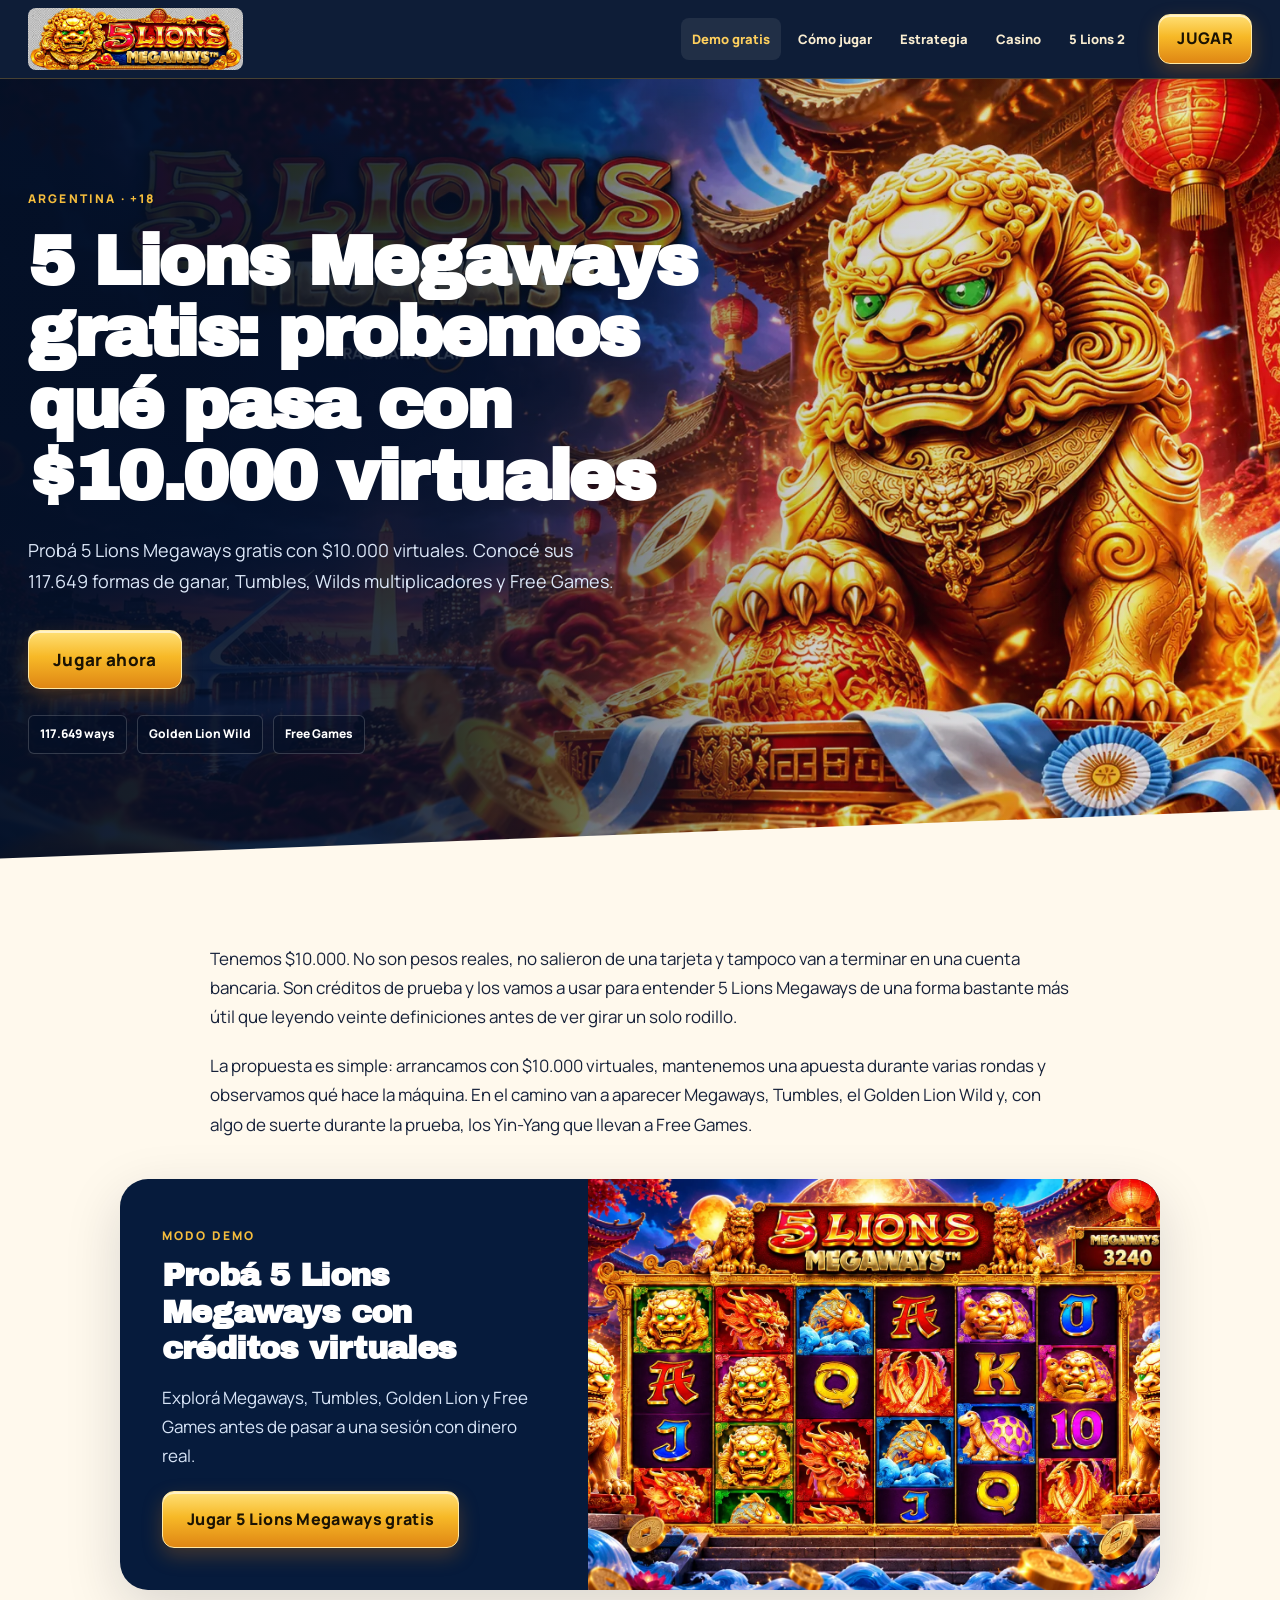
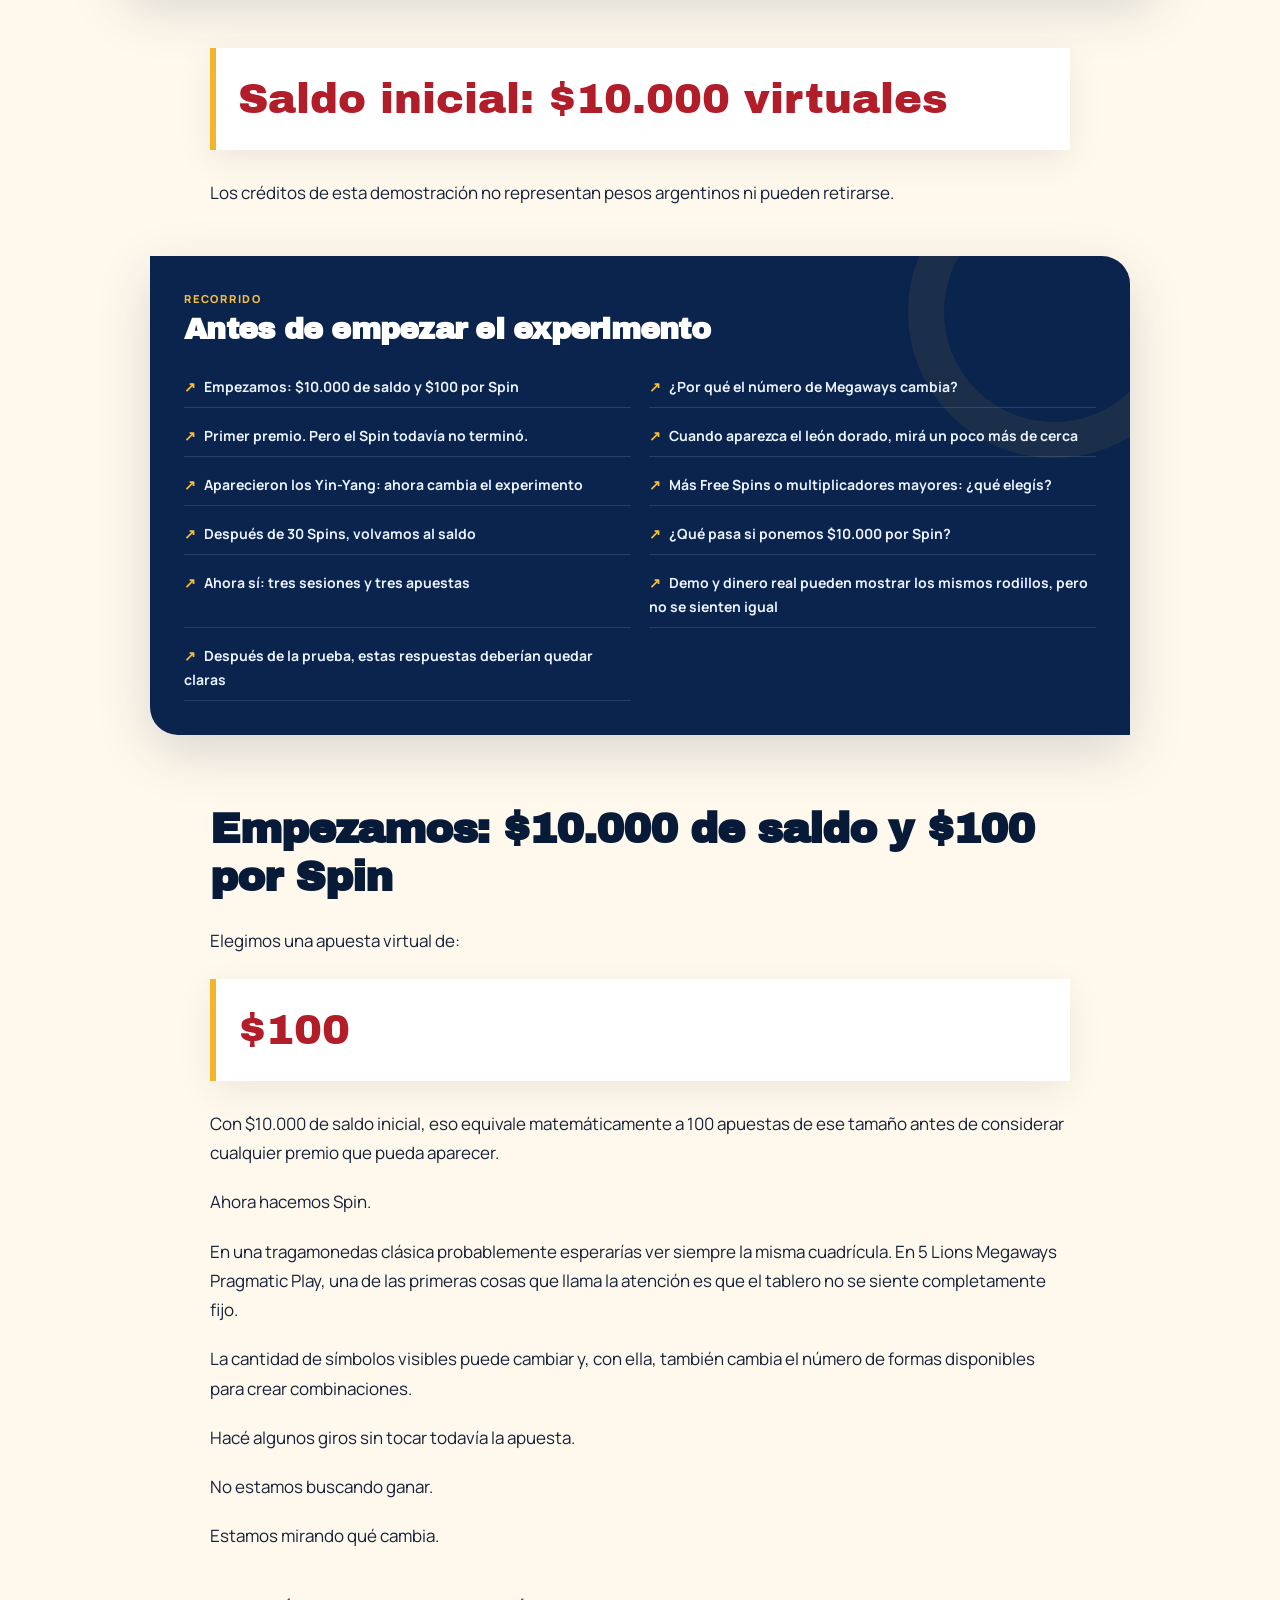
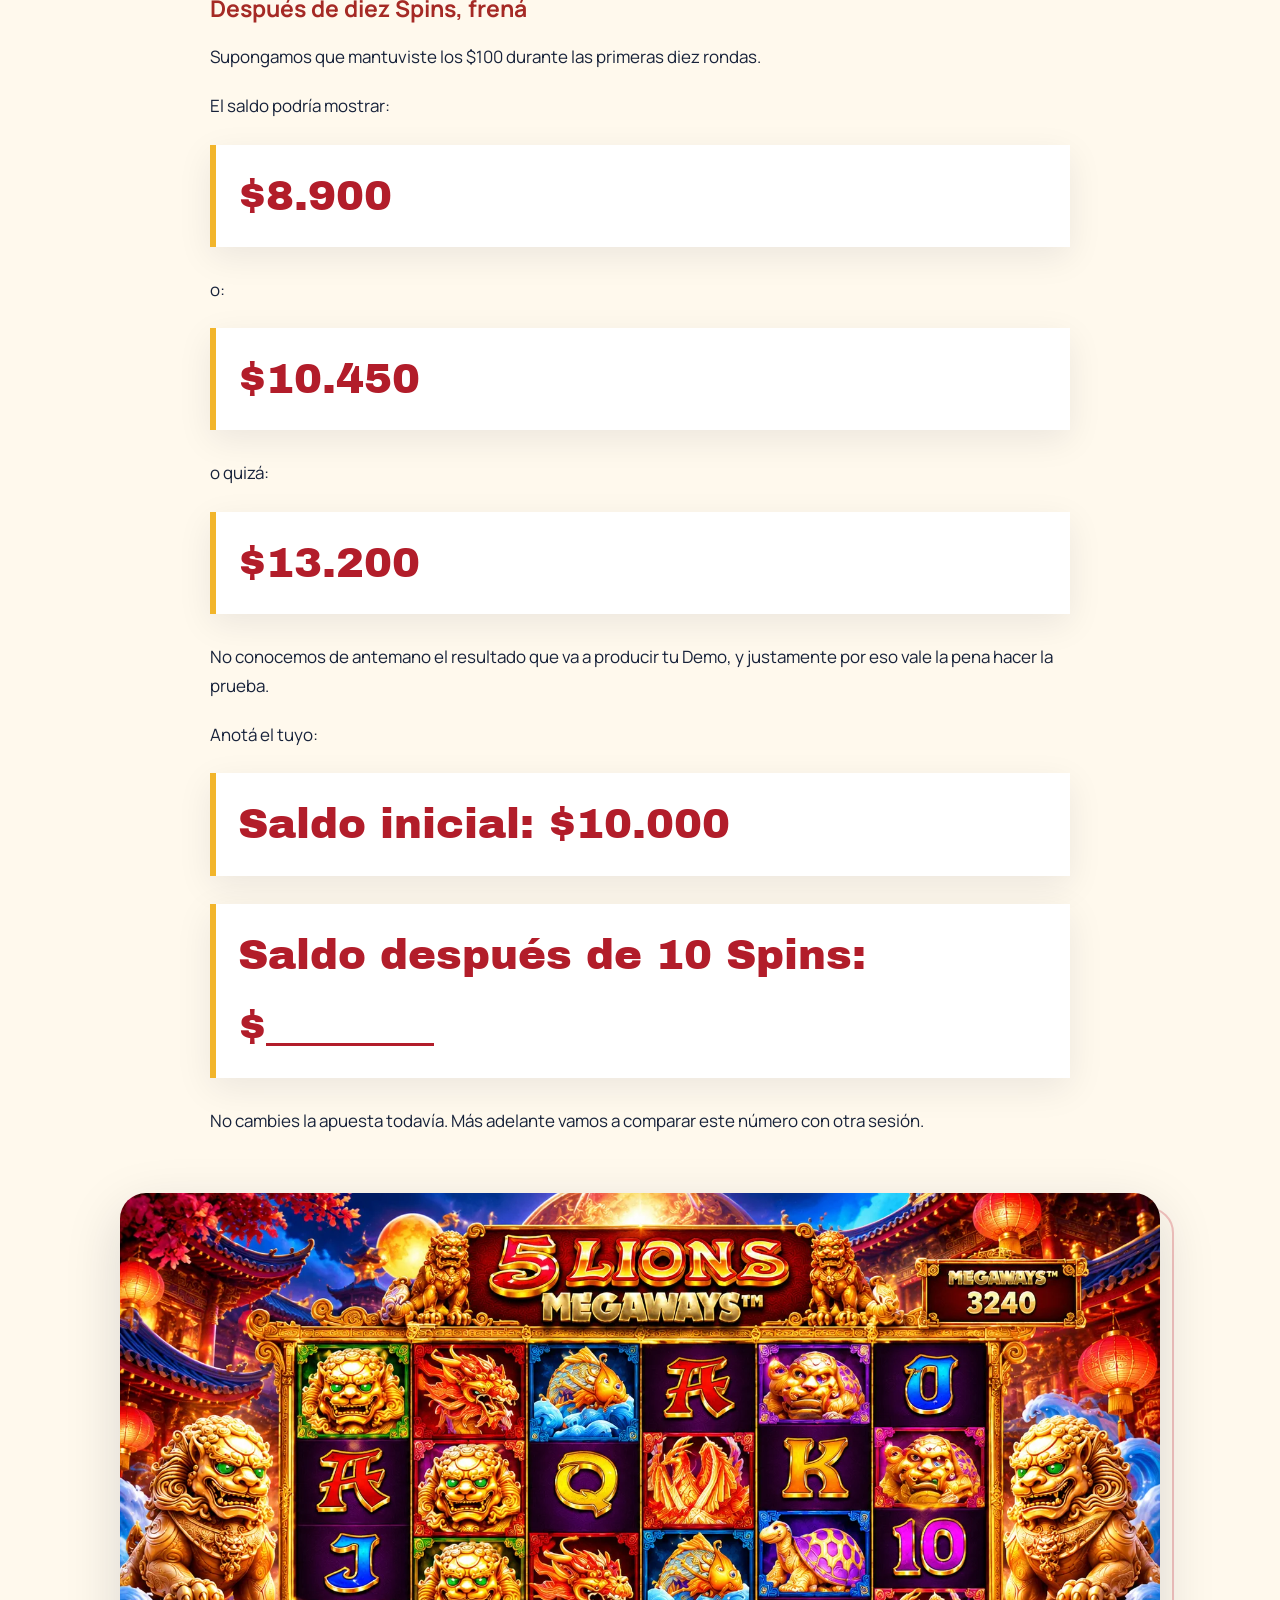
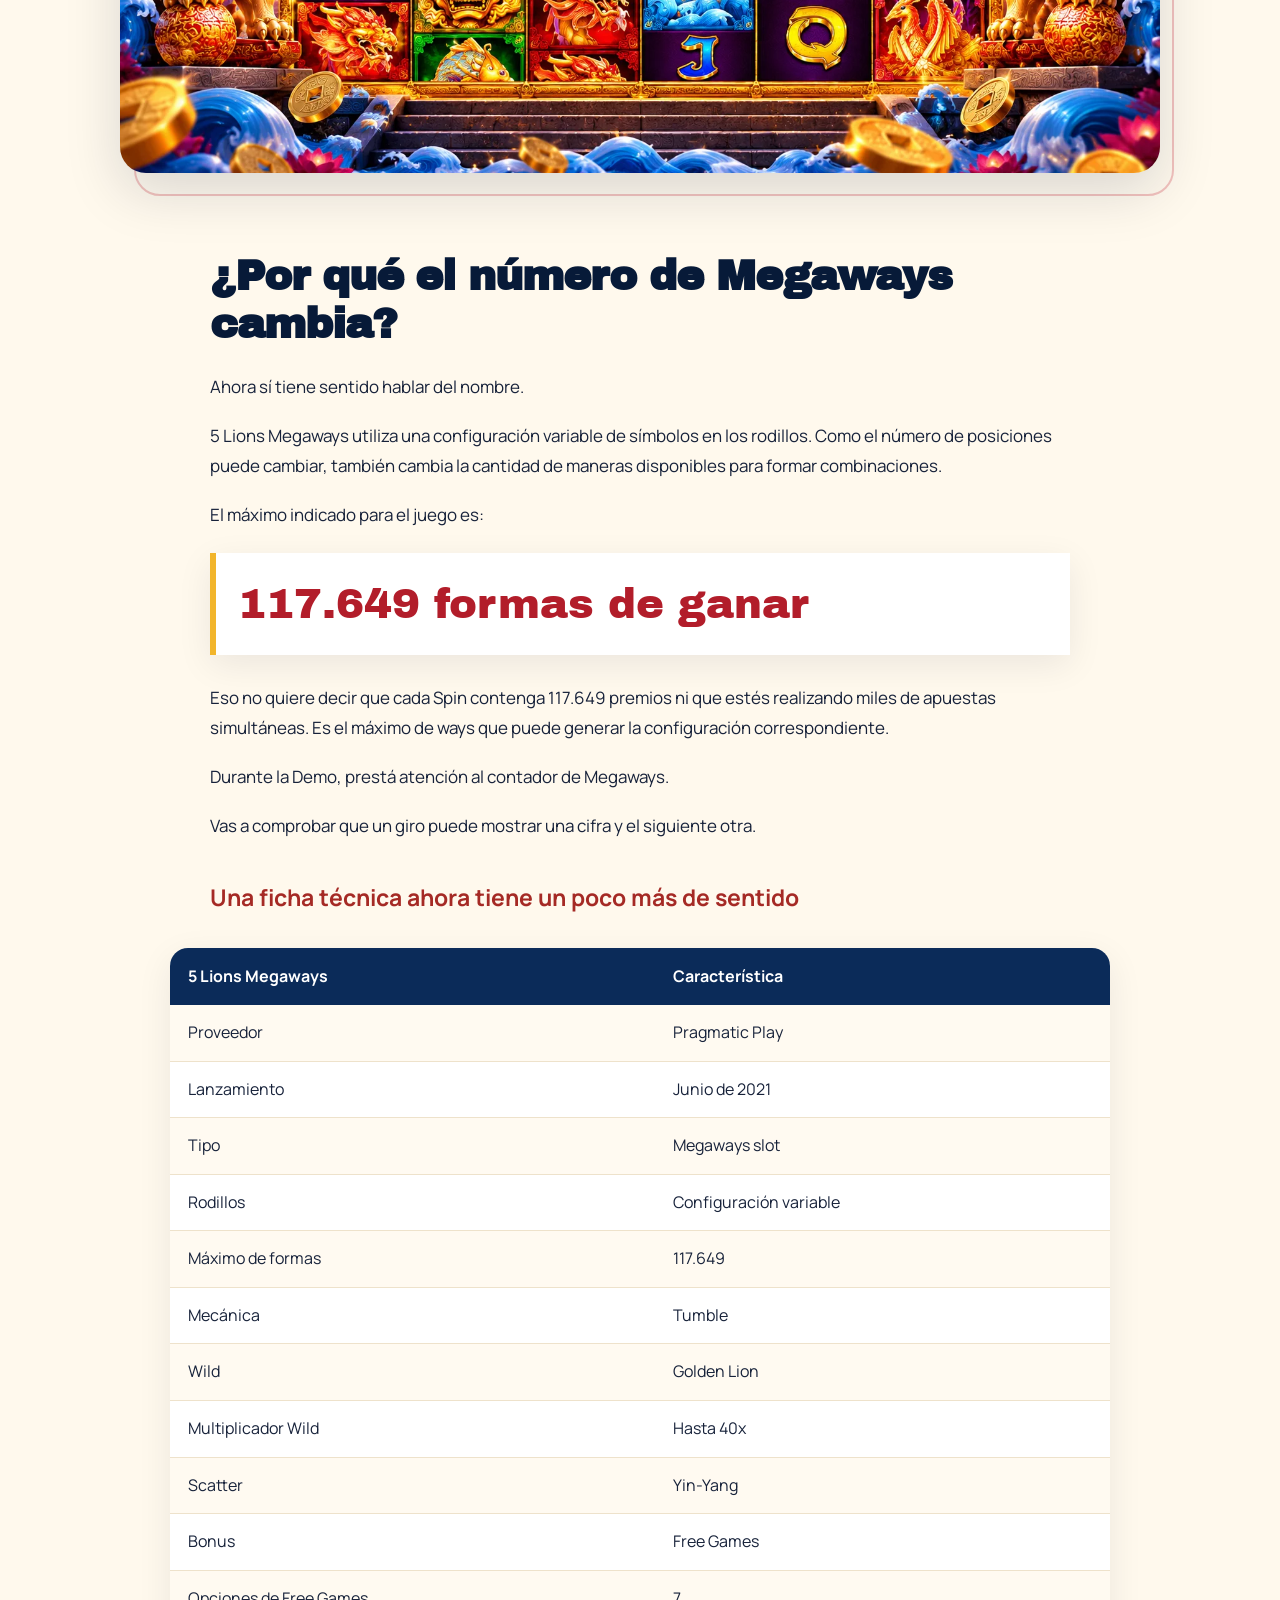
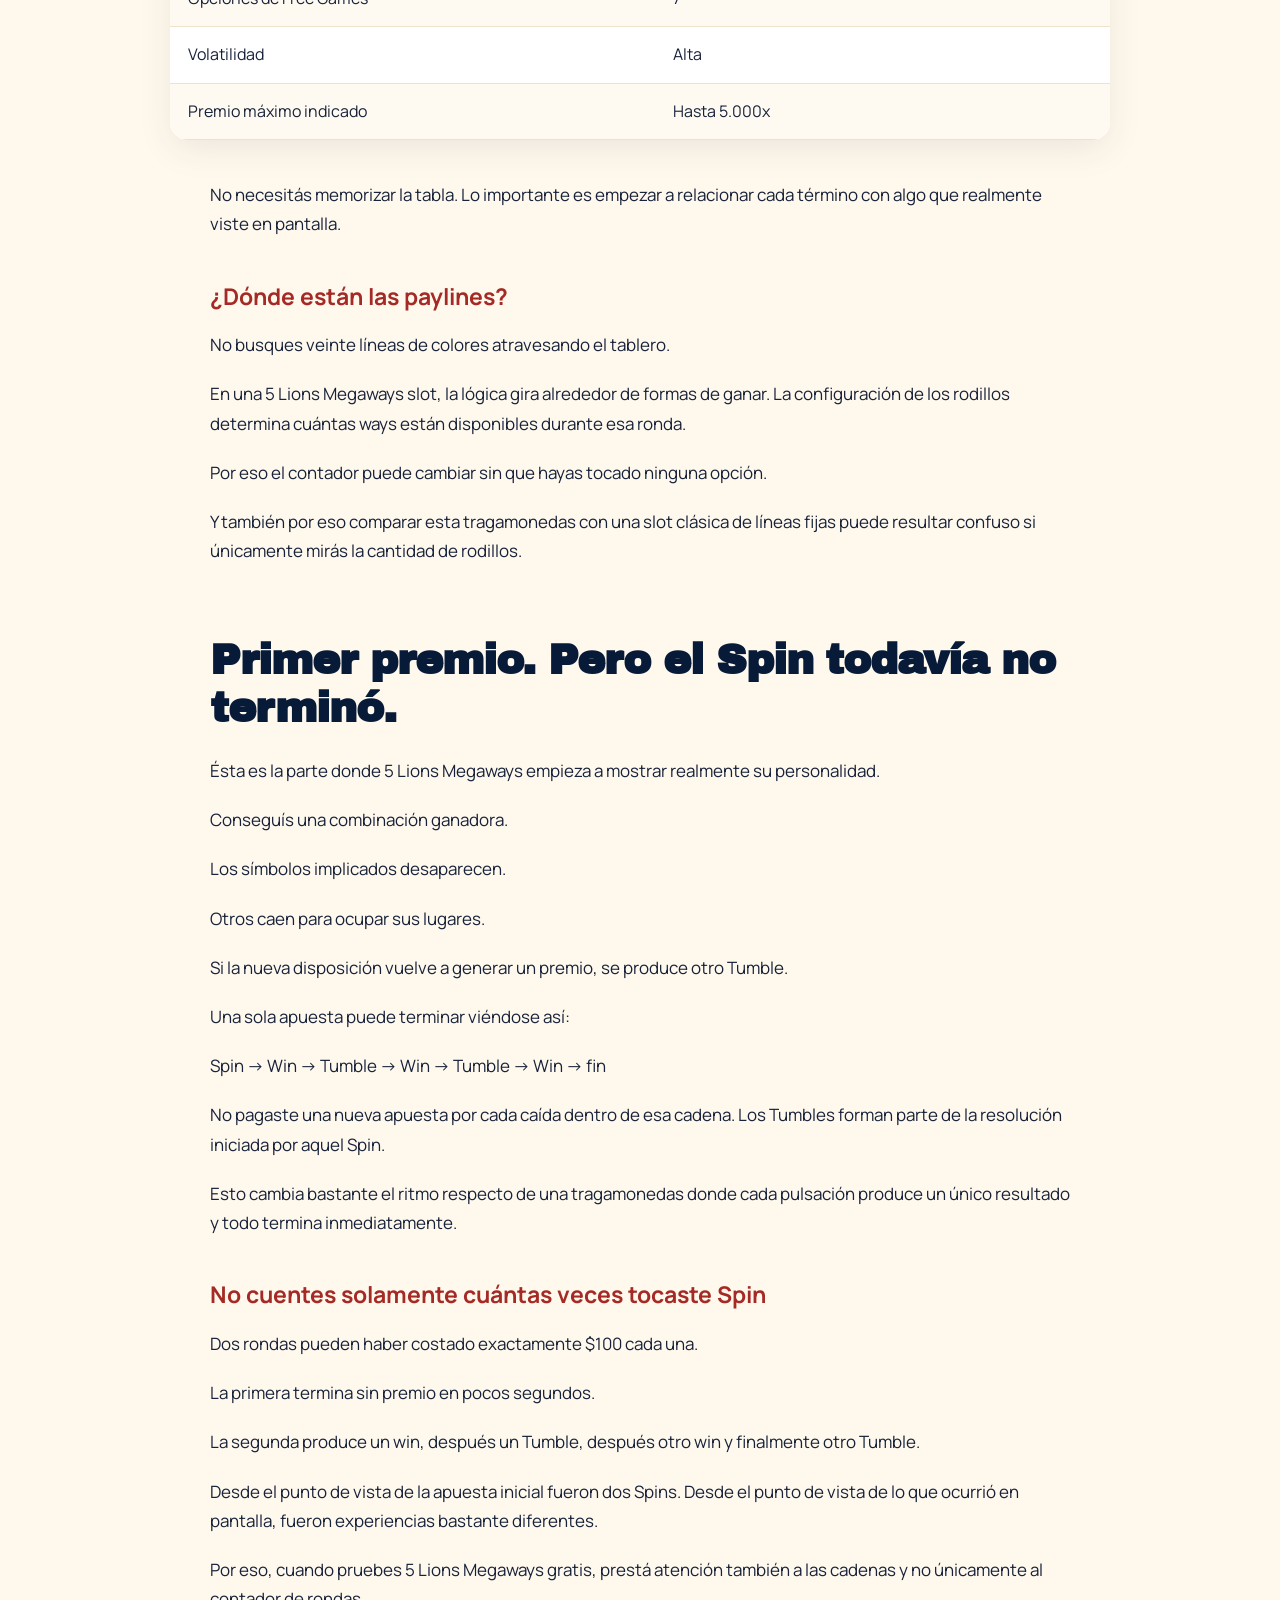
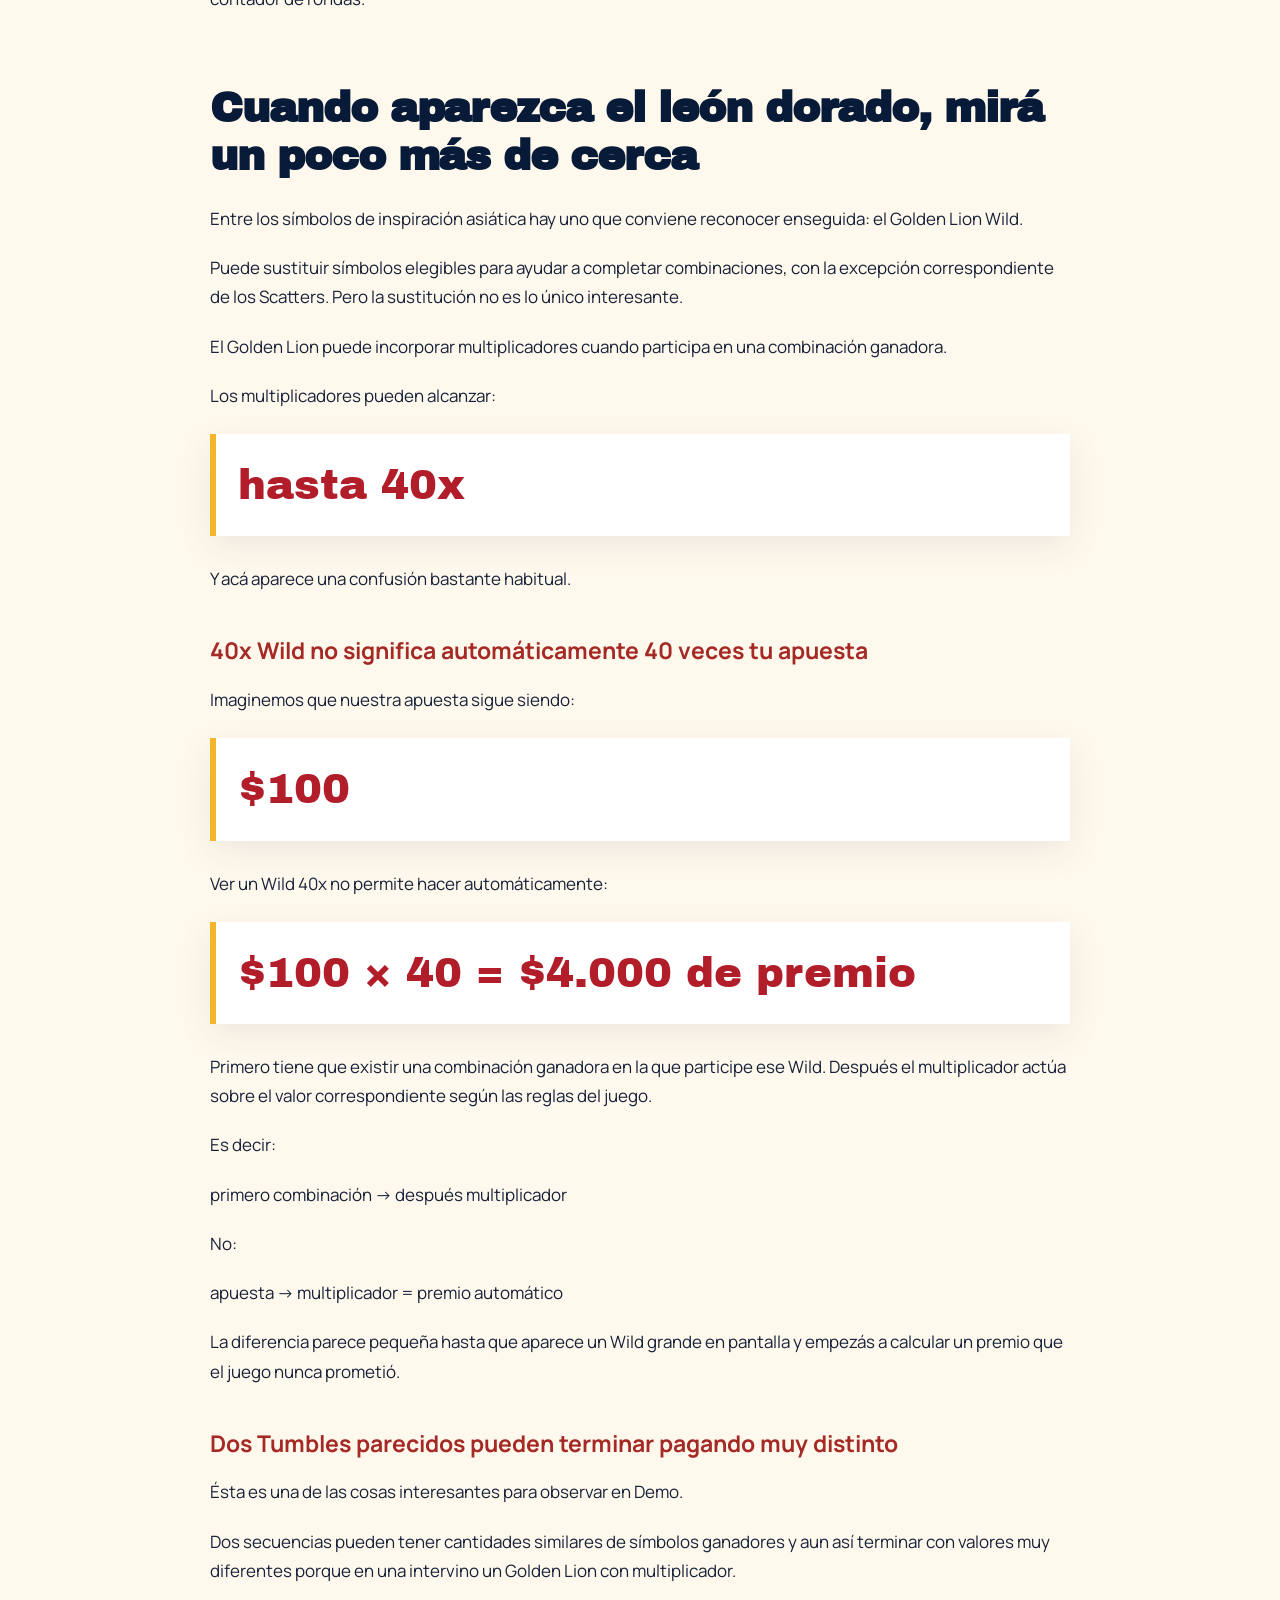
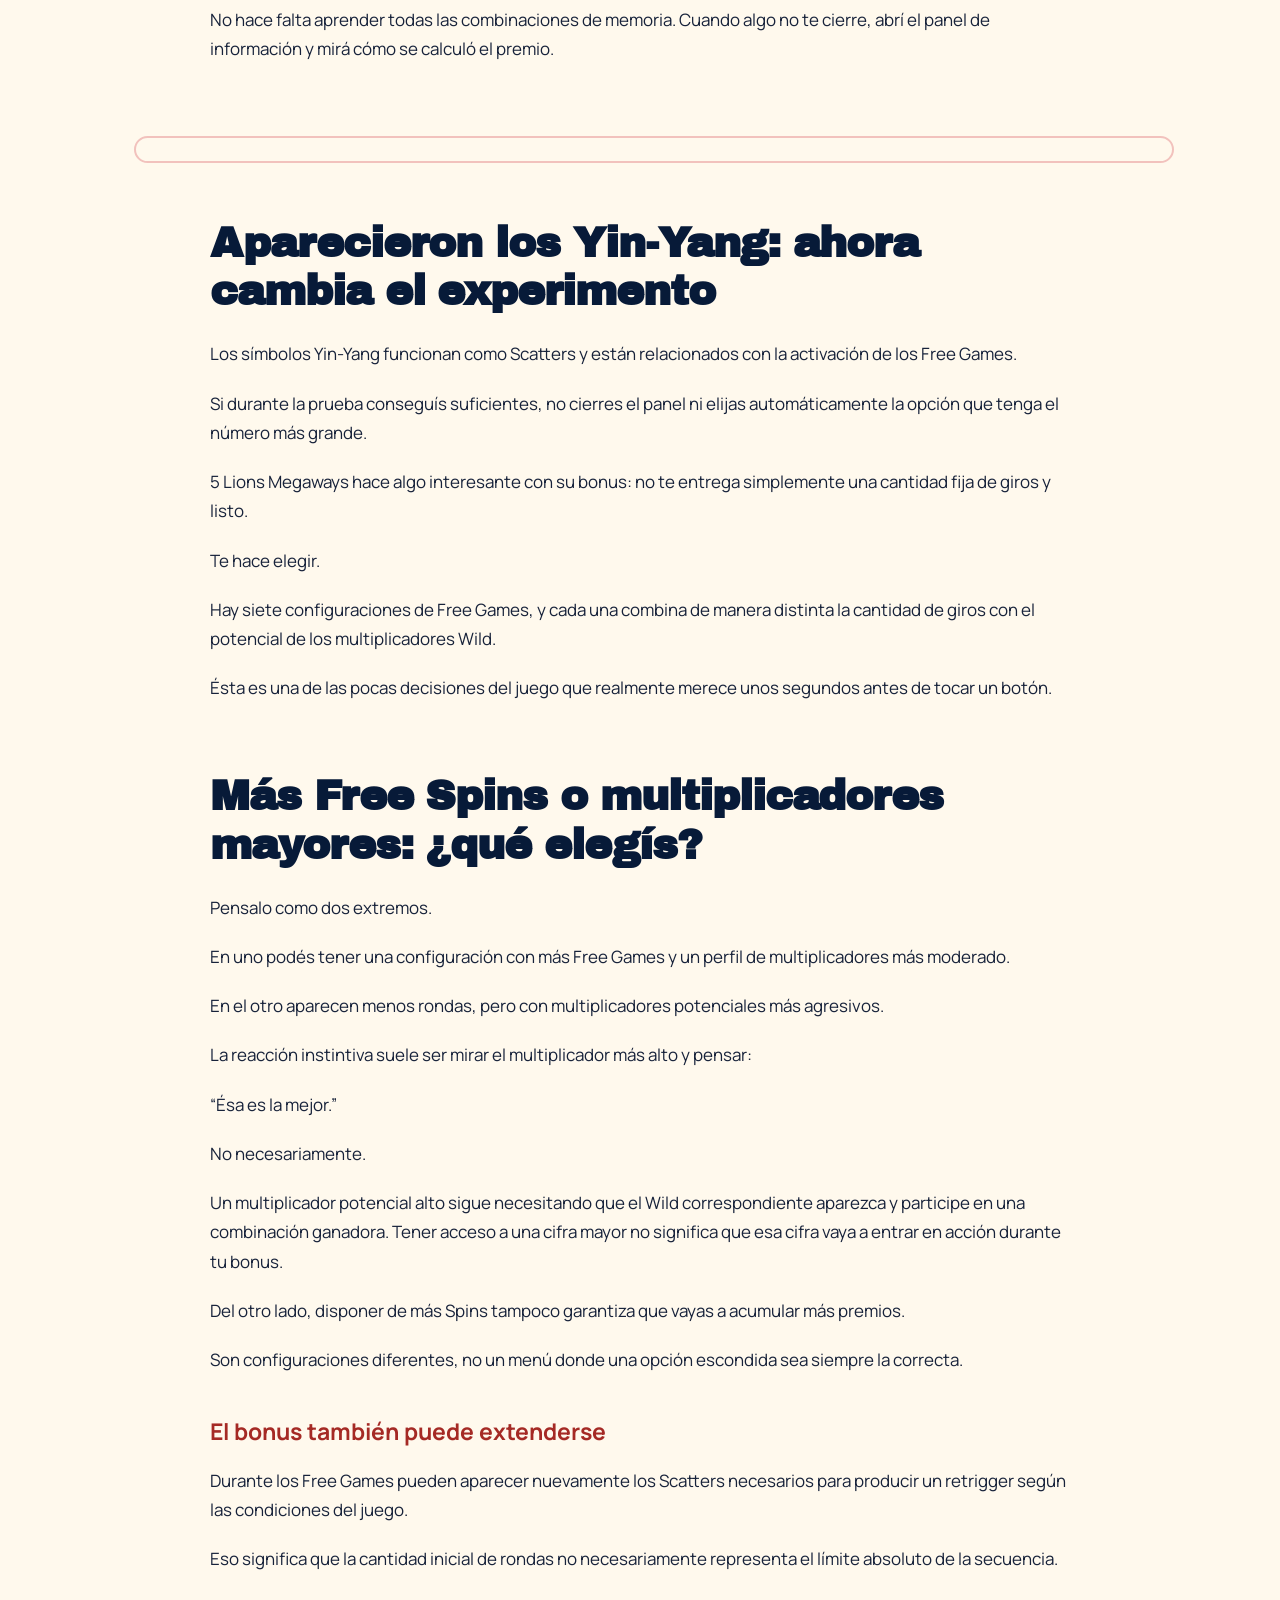
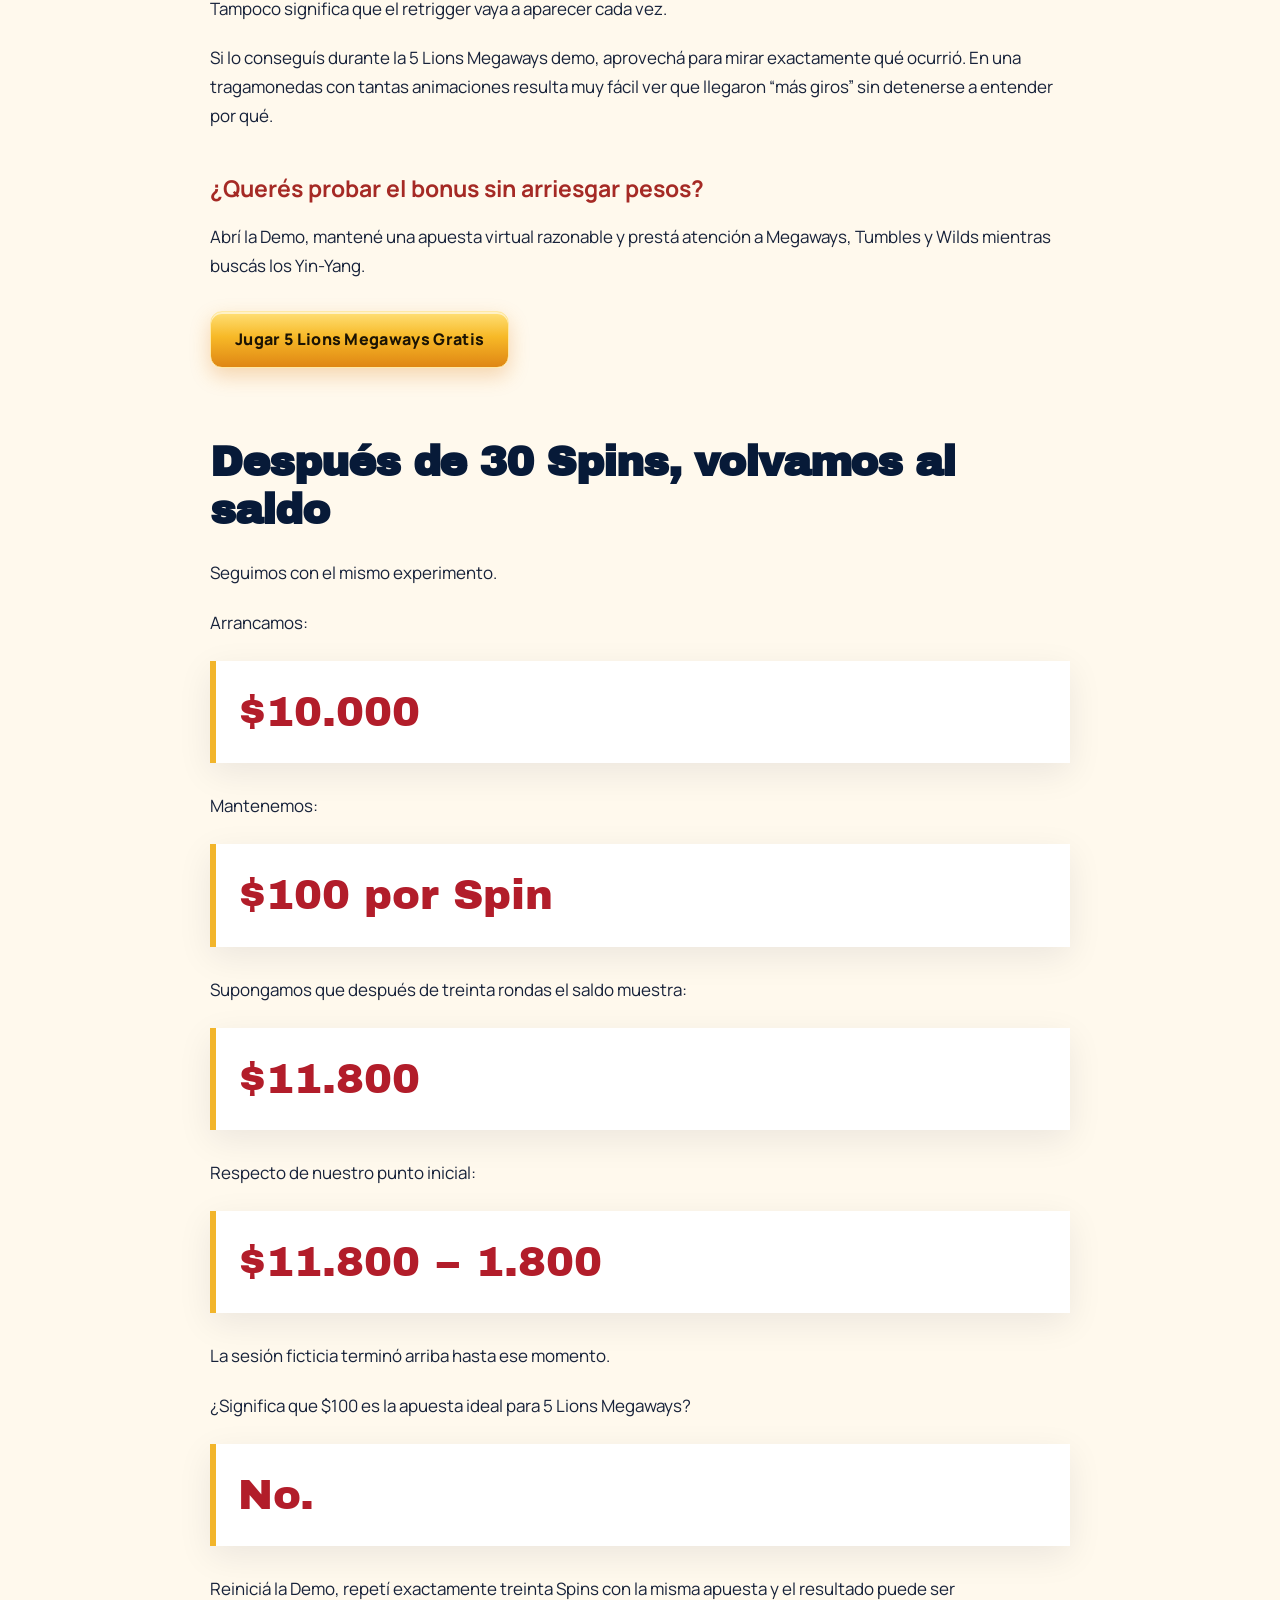
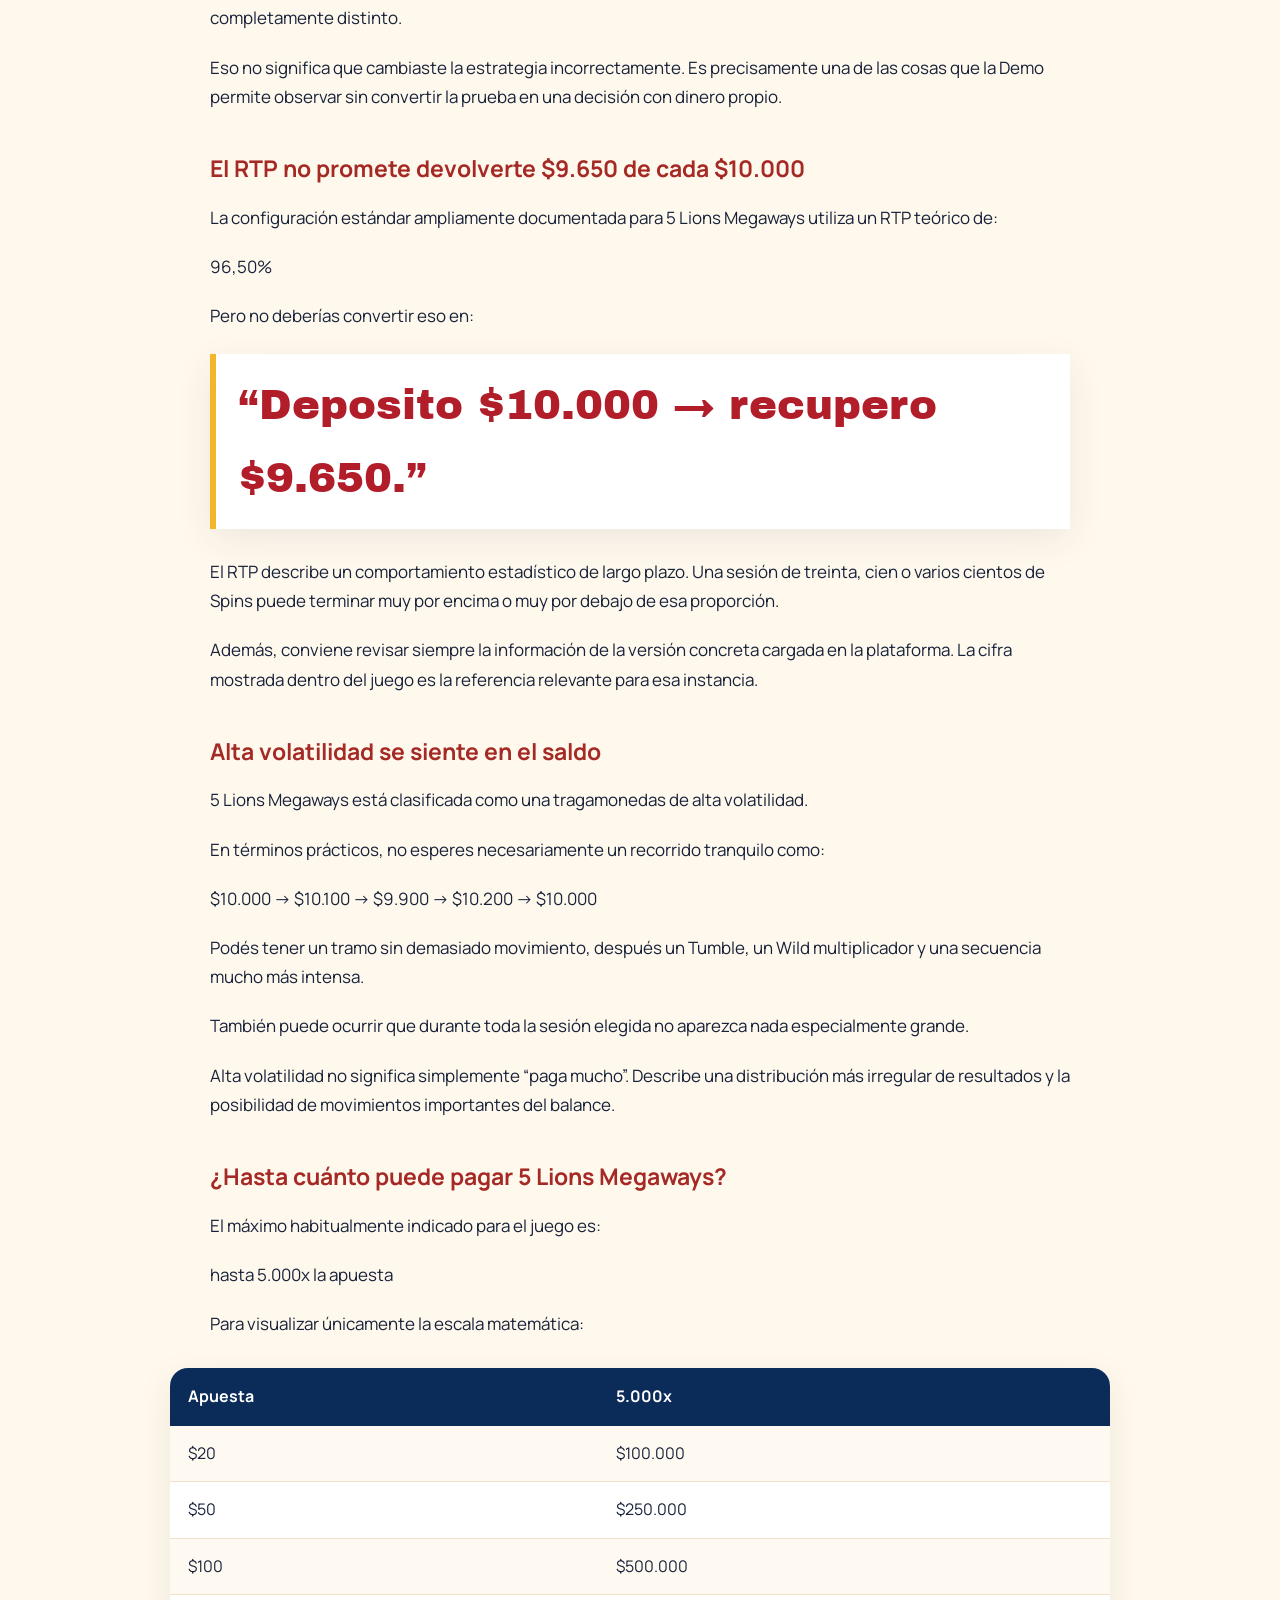
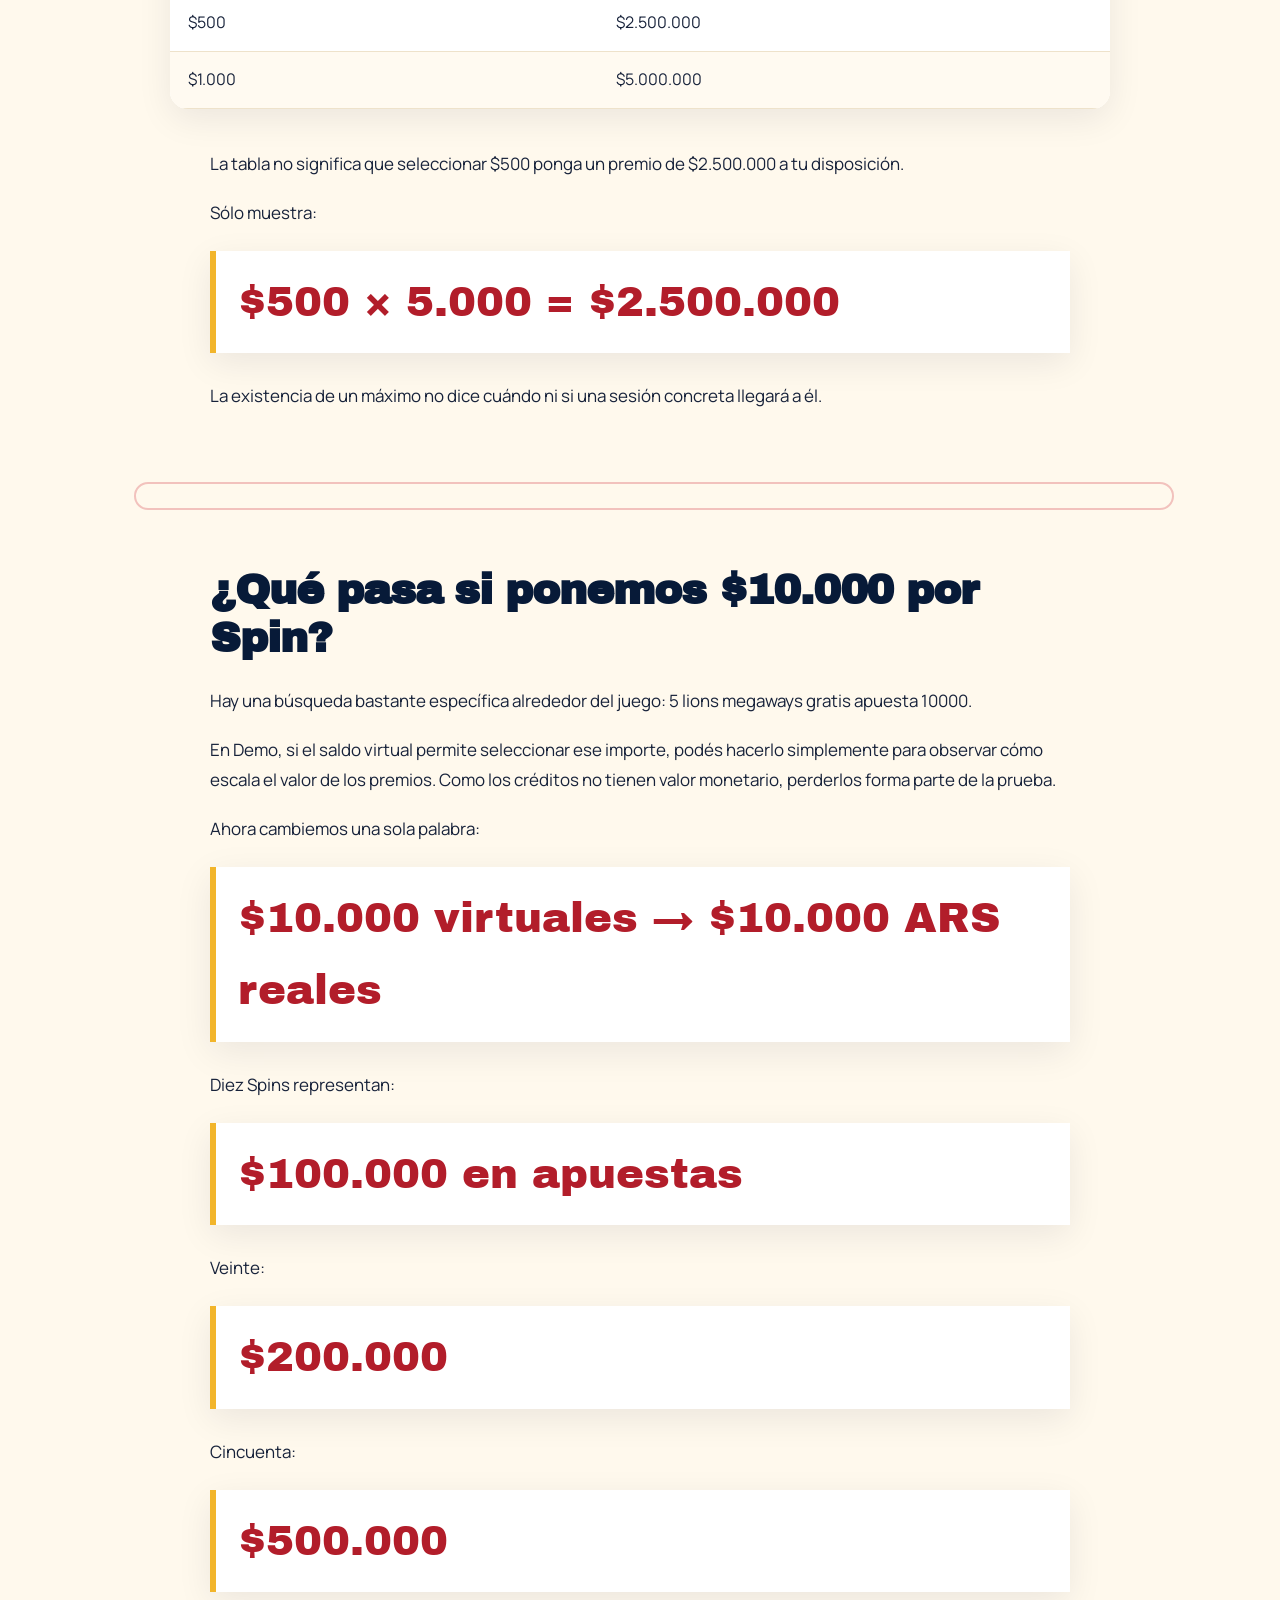
<file: index.html>
<!doctype html><meta charset="utf-8"><meta name="robots" content="noindex"><link rel="canonical" href="https://worldpercussioncenter.com/5-lions-megaways/"><meta http-equiv="refresh" content="0;url=/5-lions-megaways/">
</file>
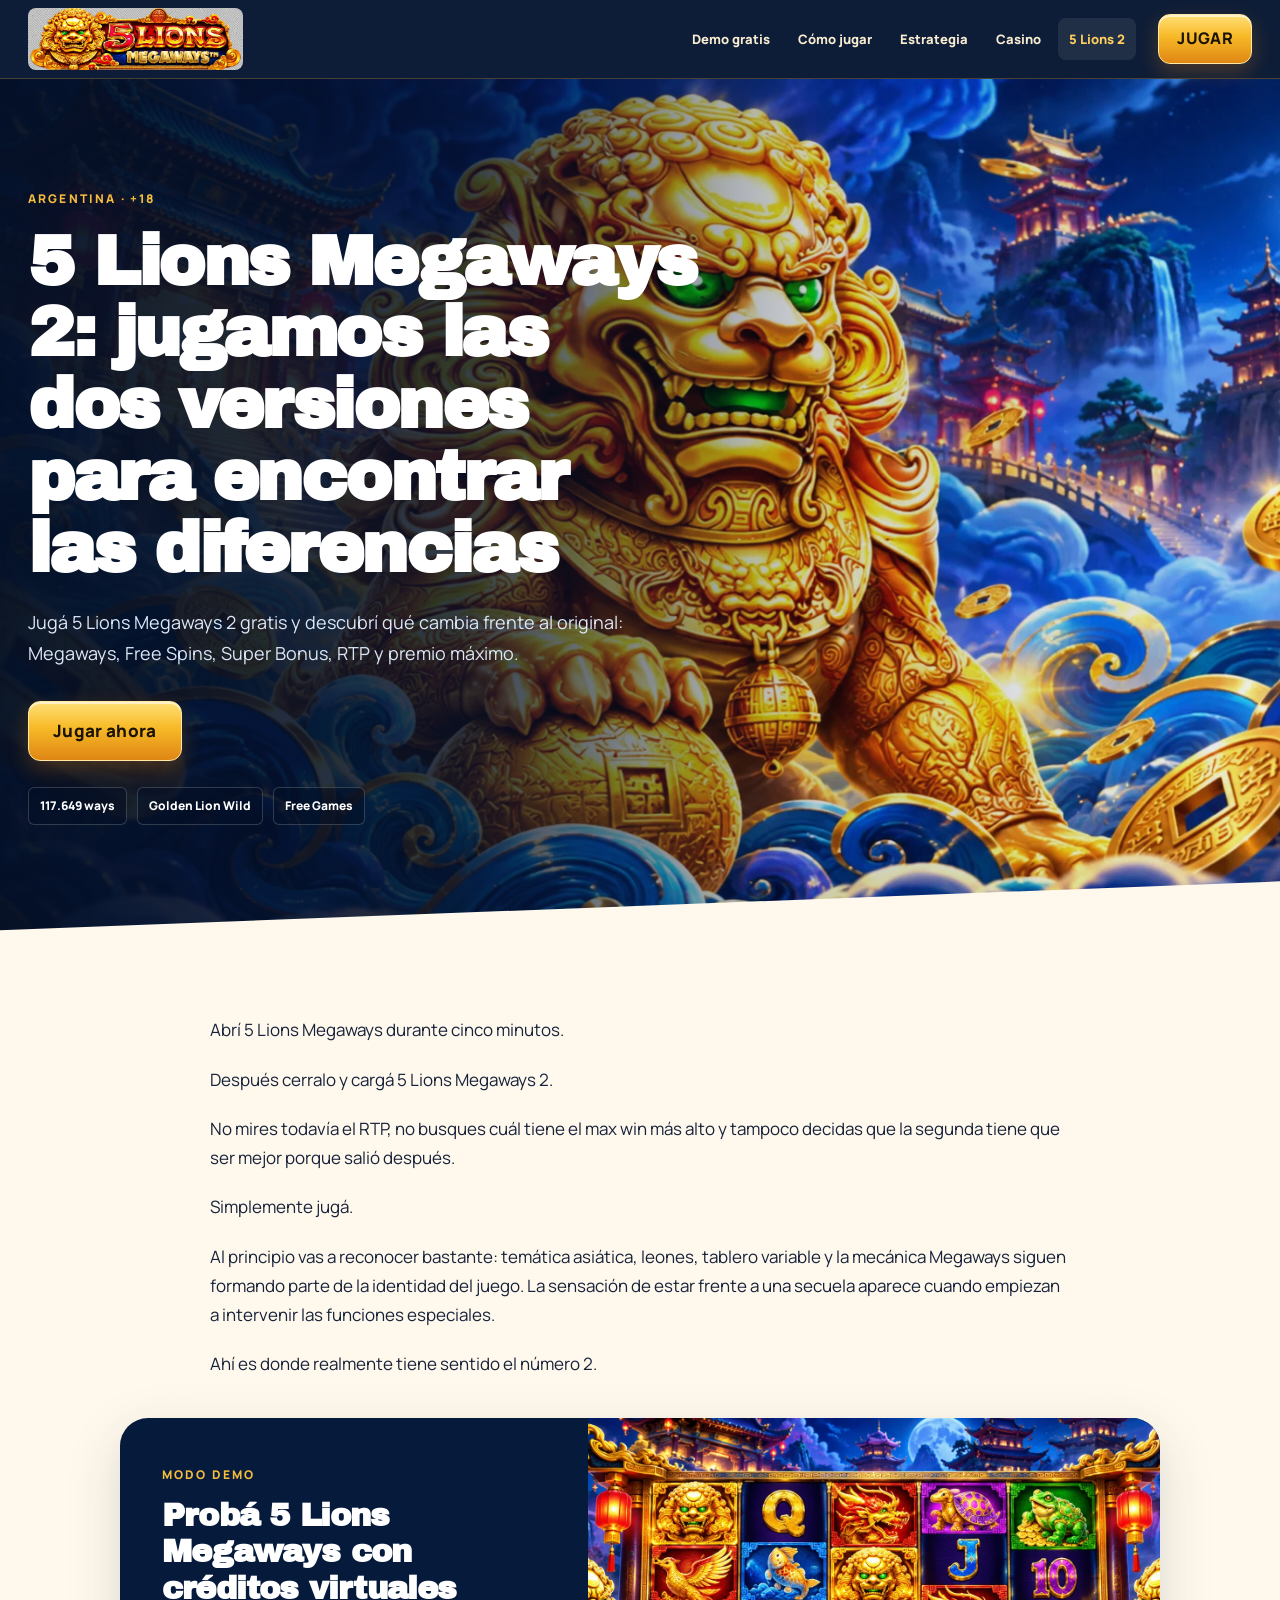
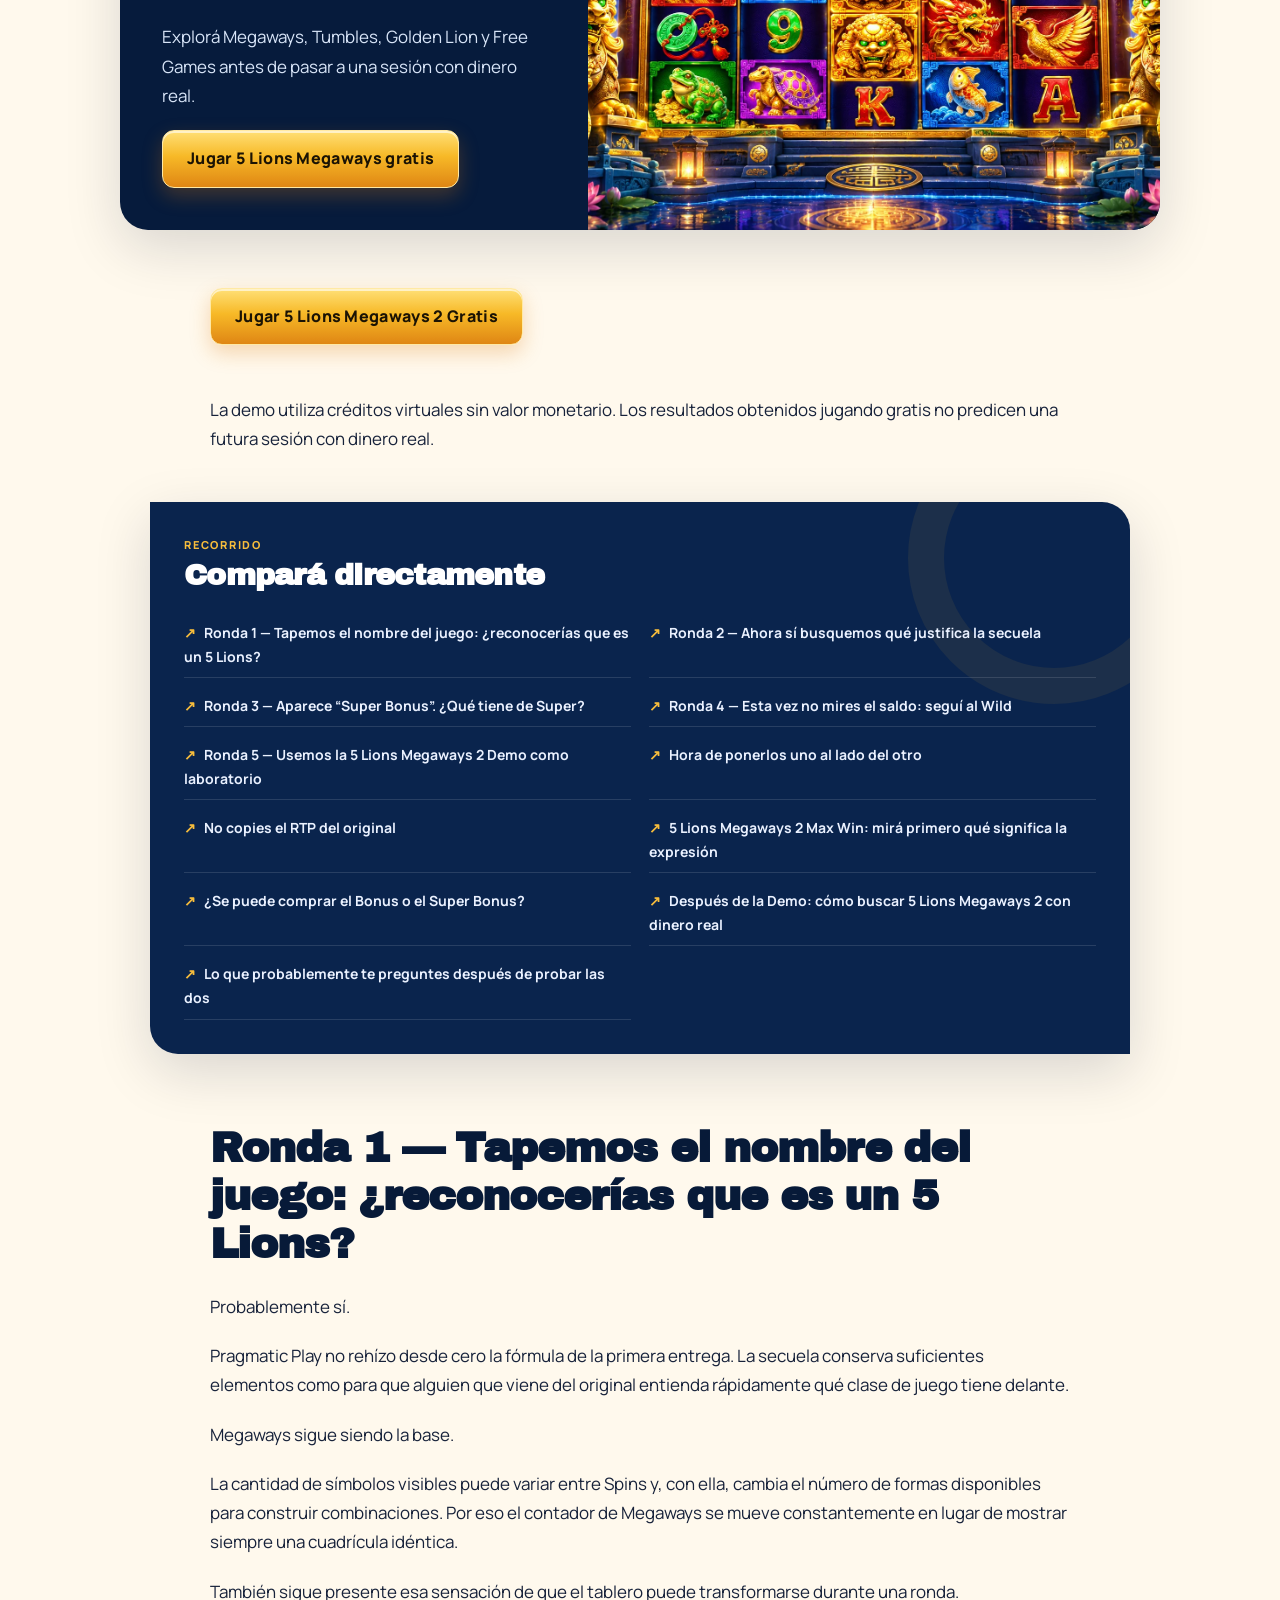
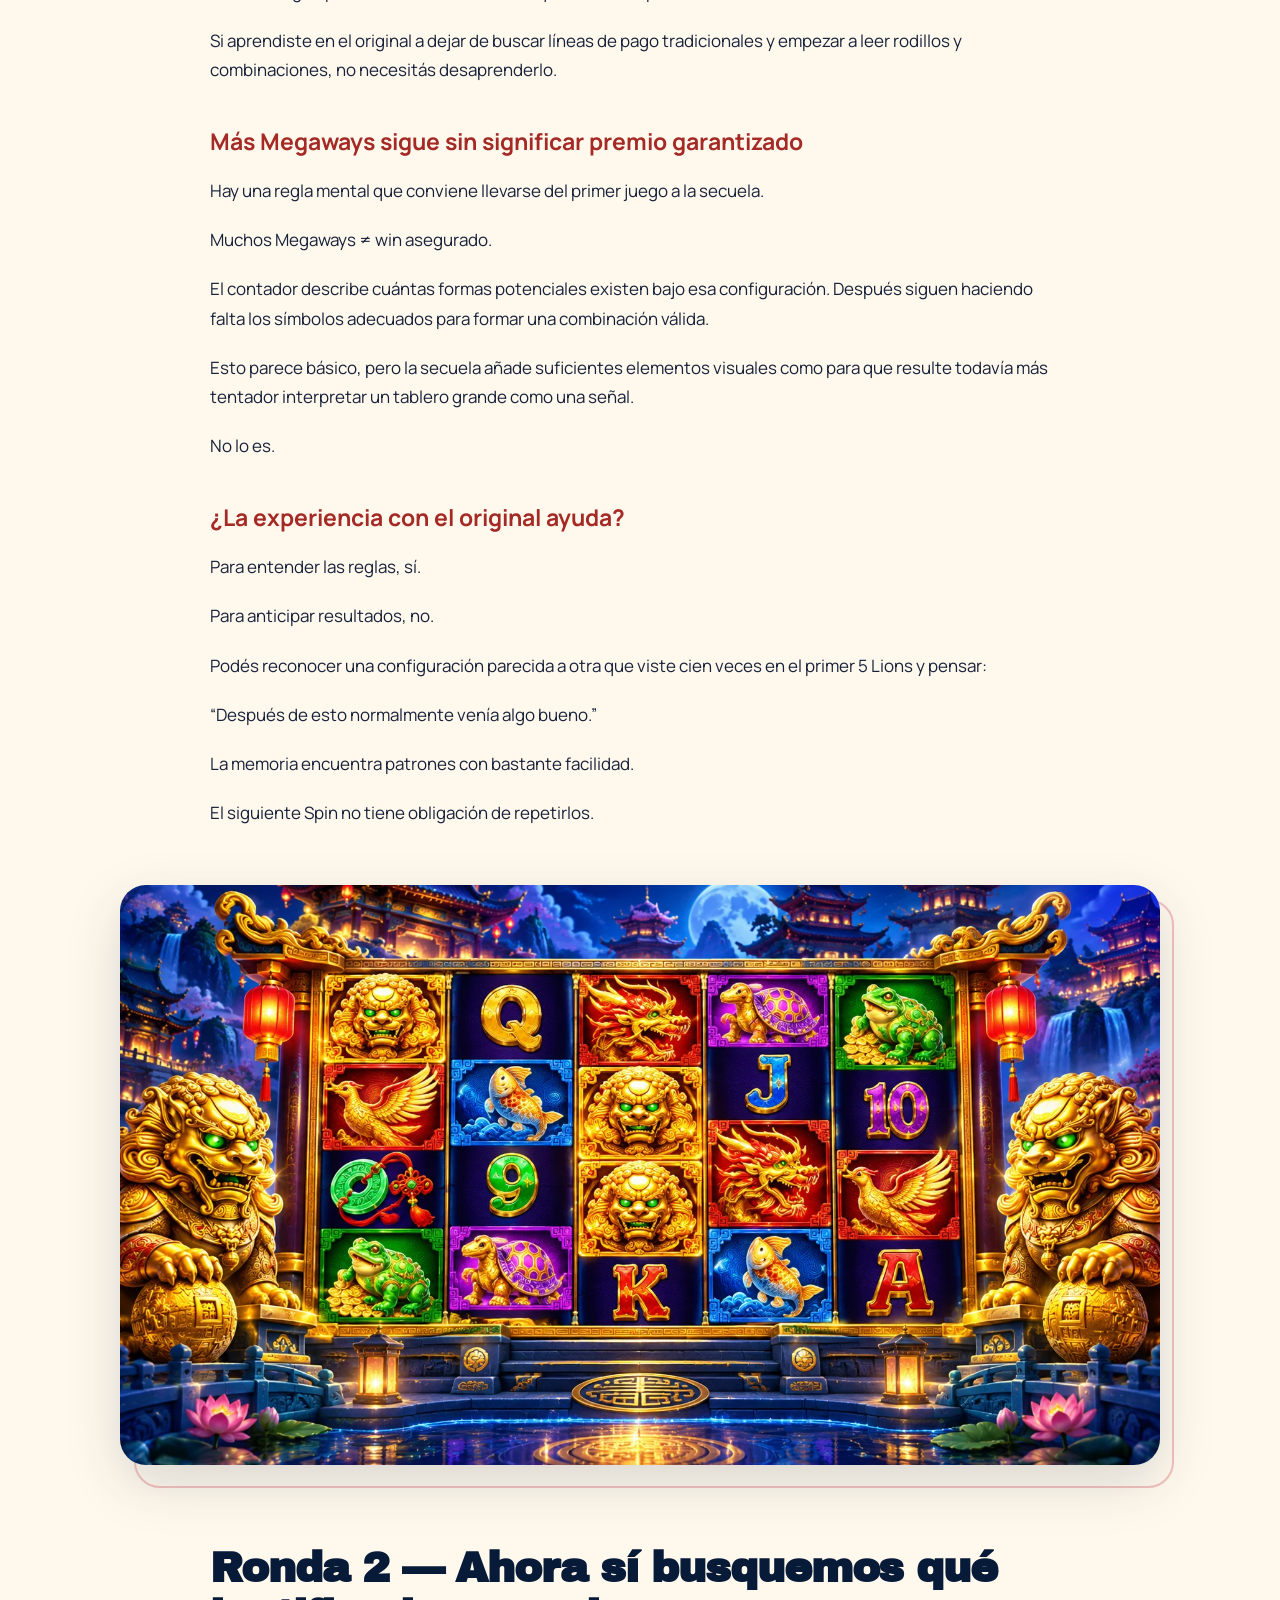
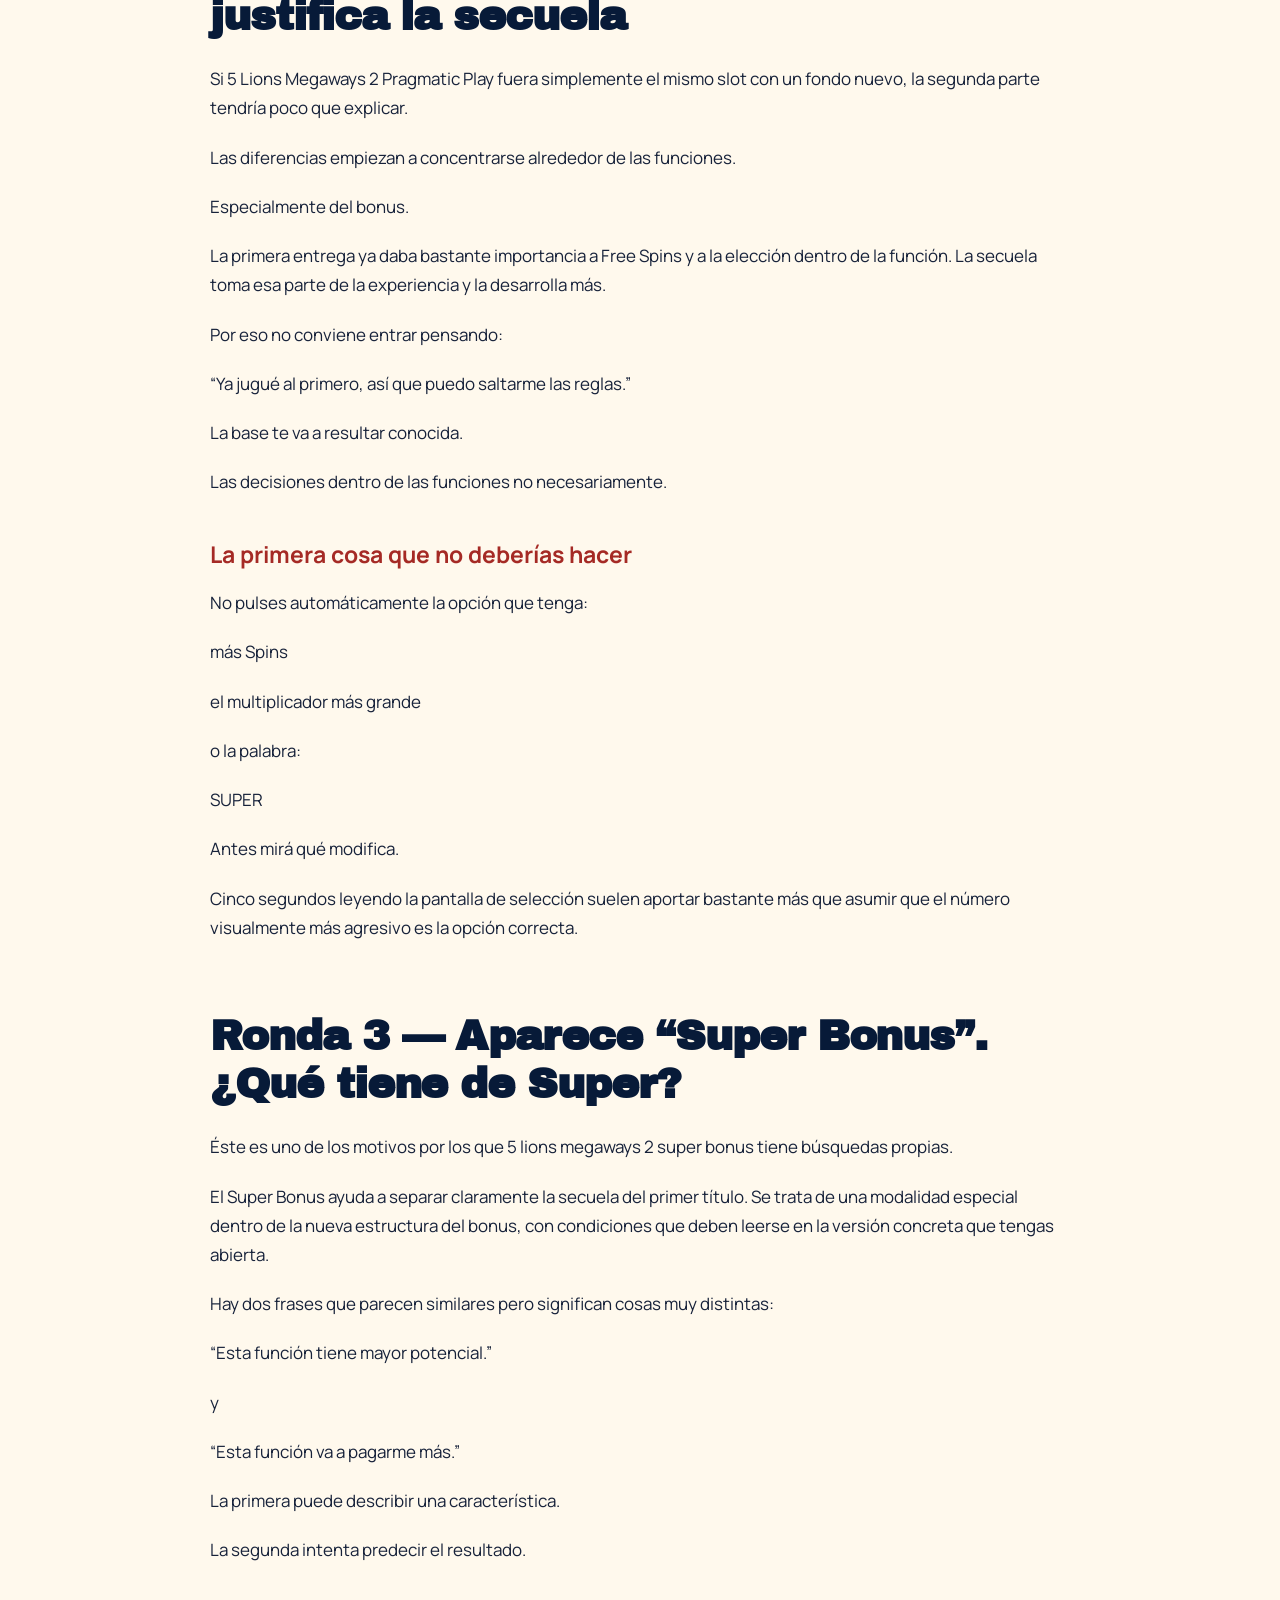
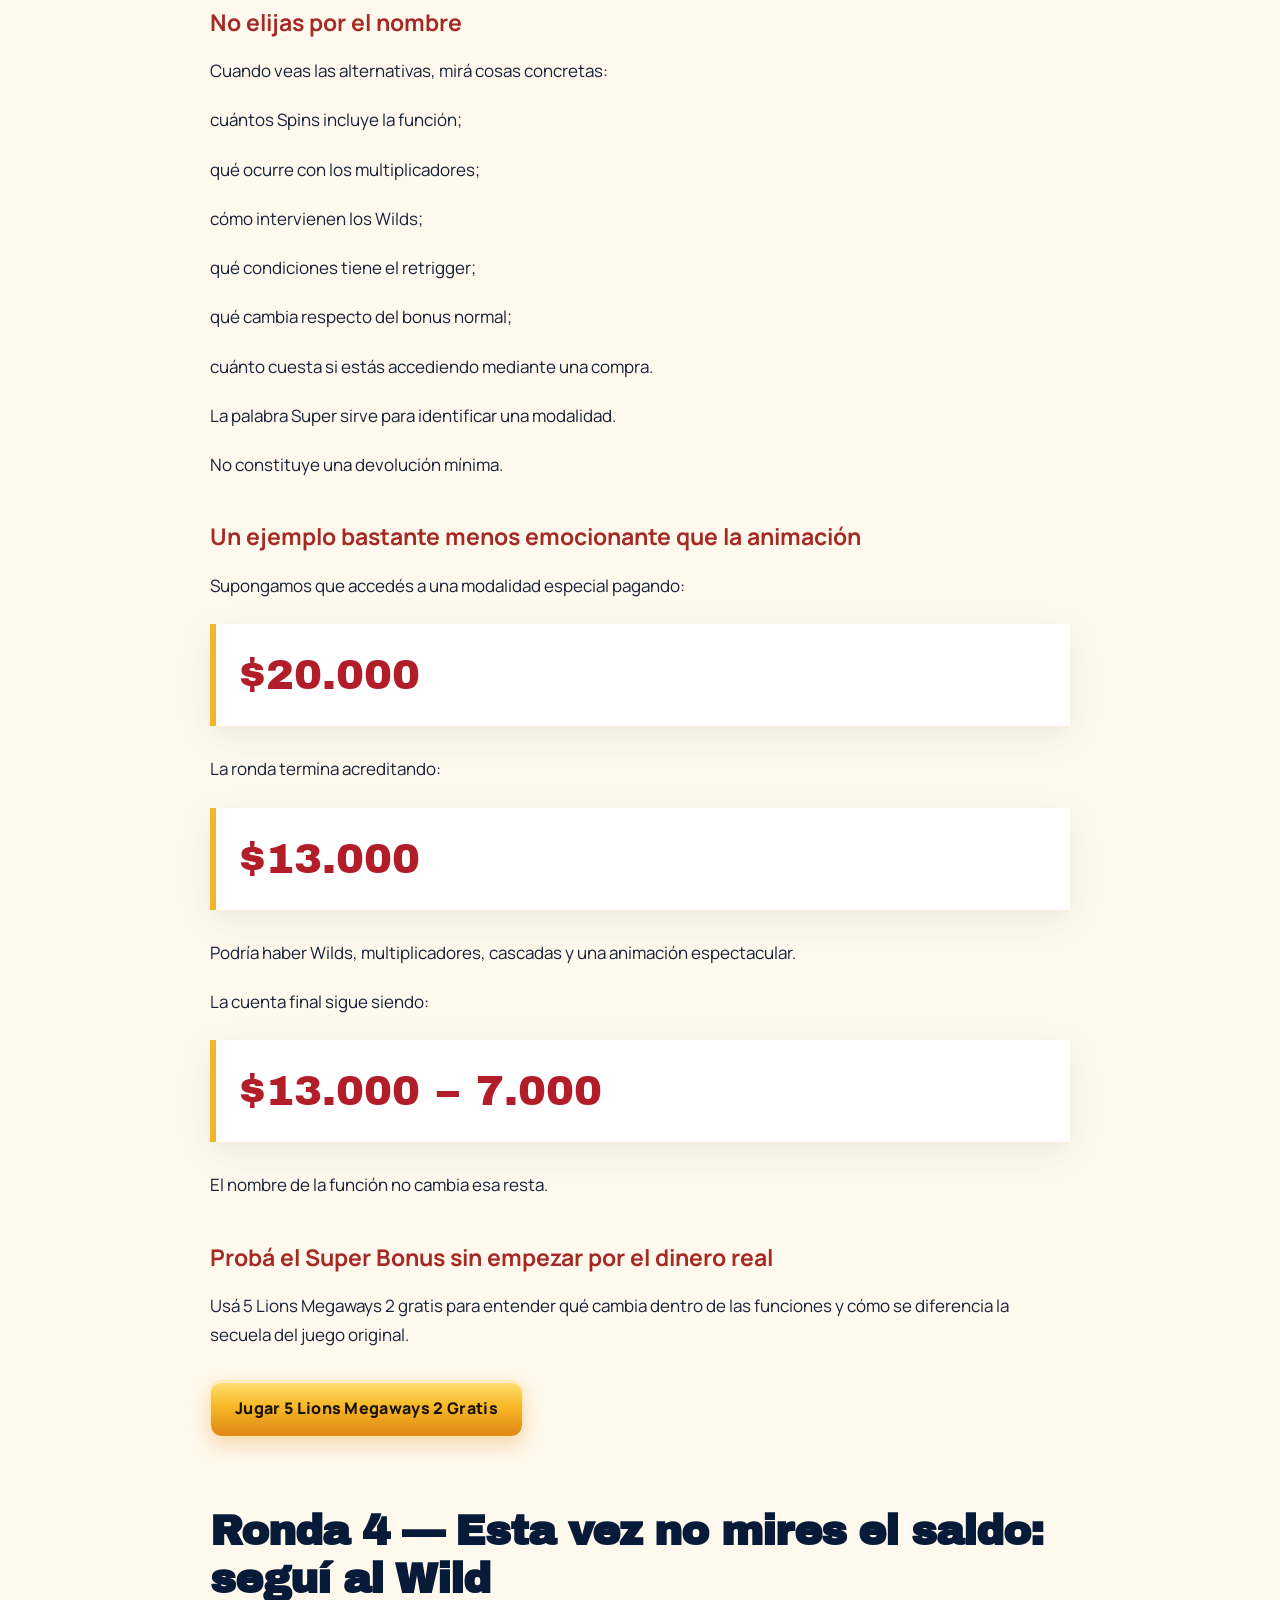
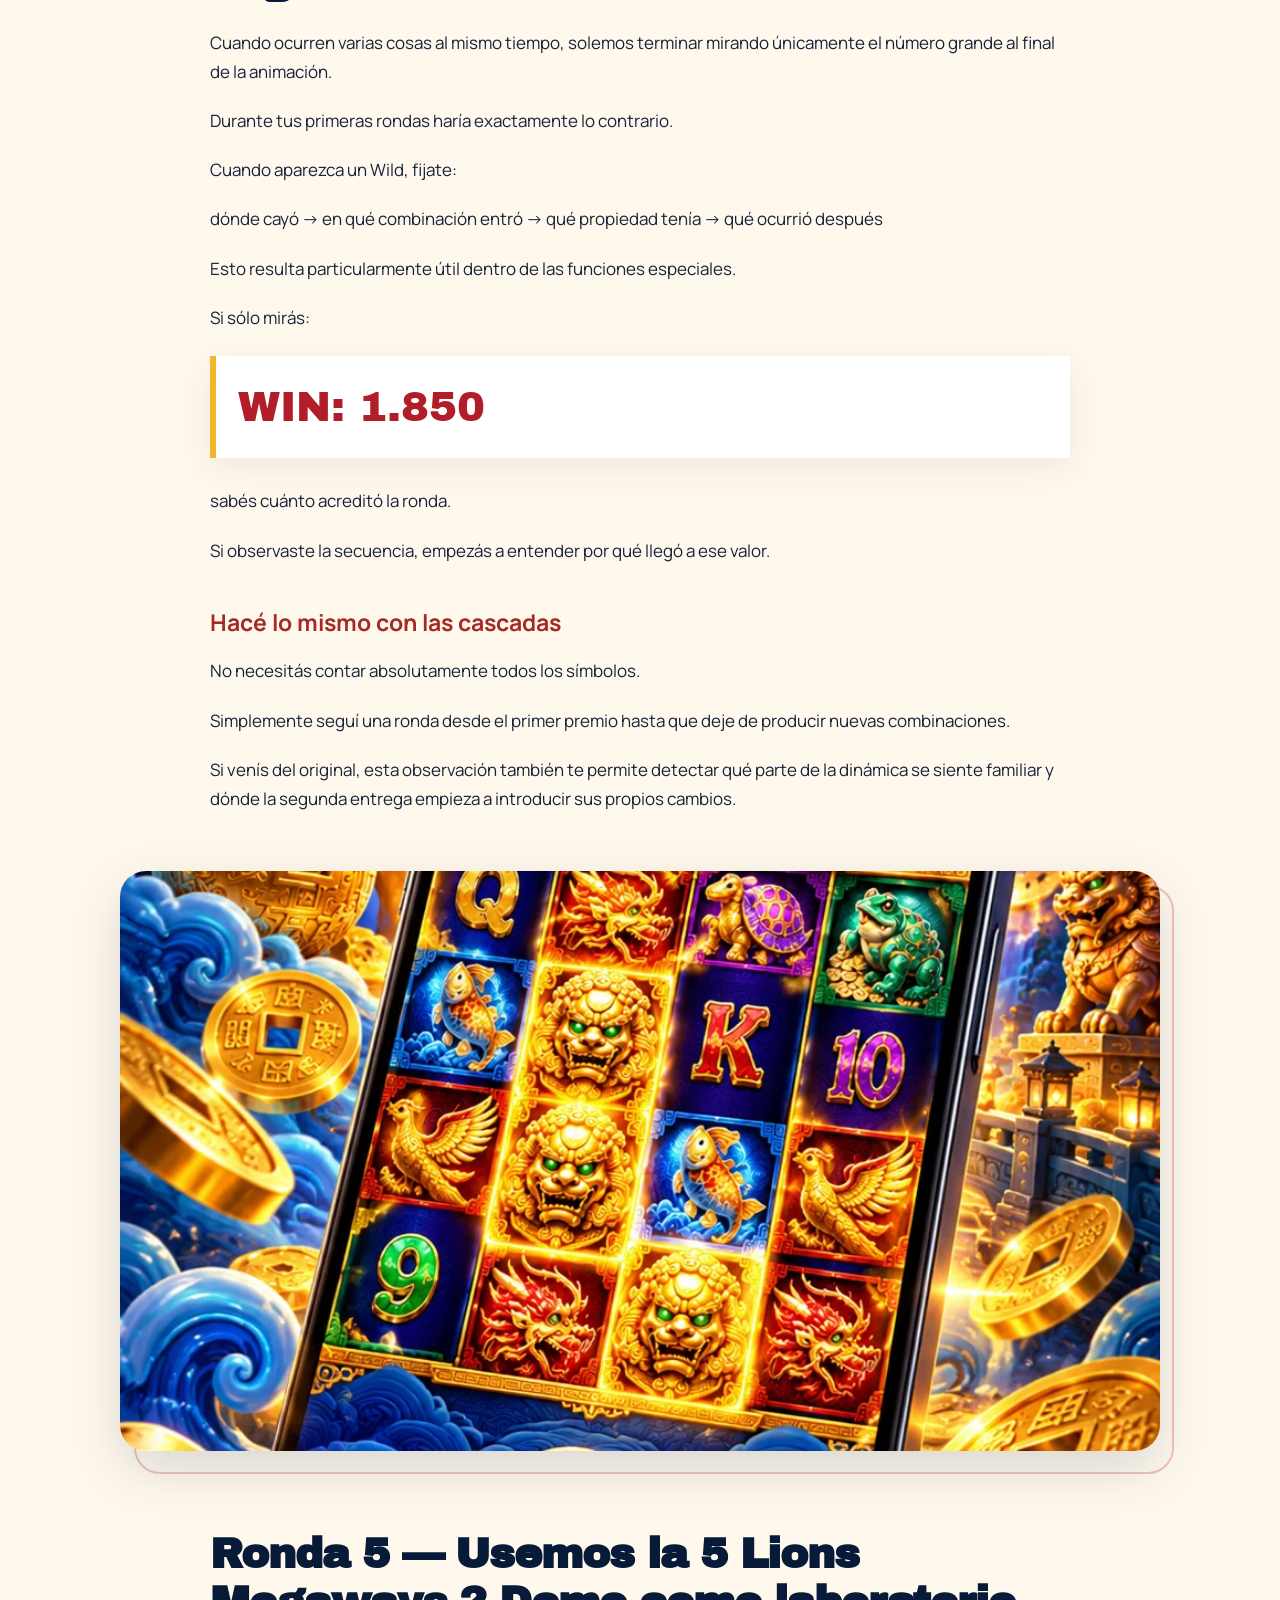
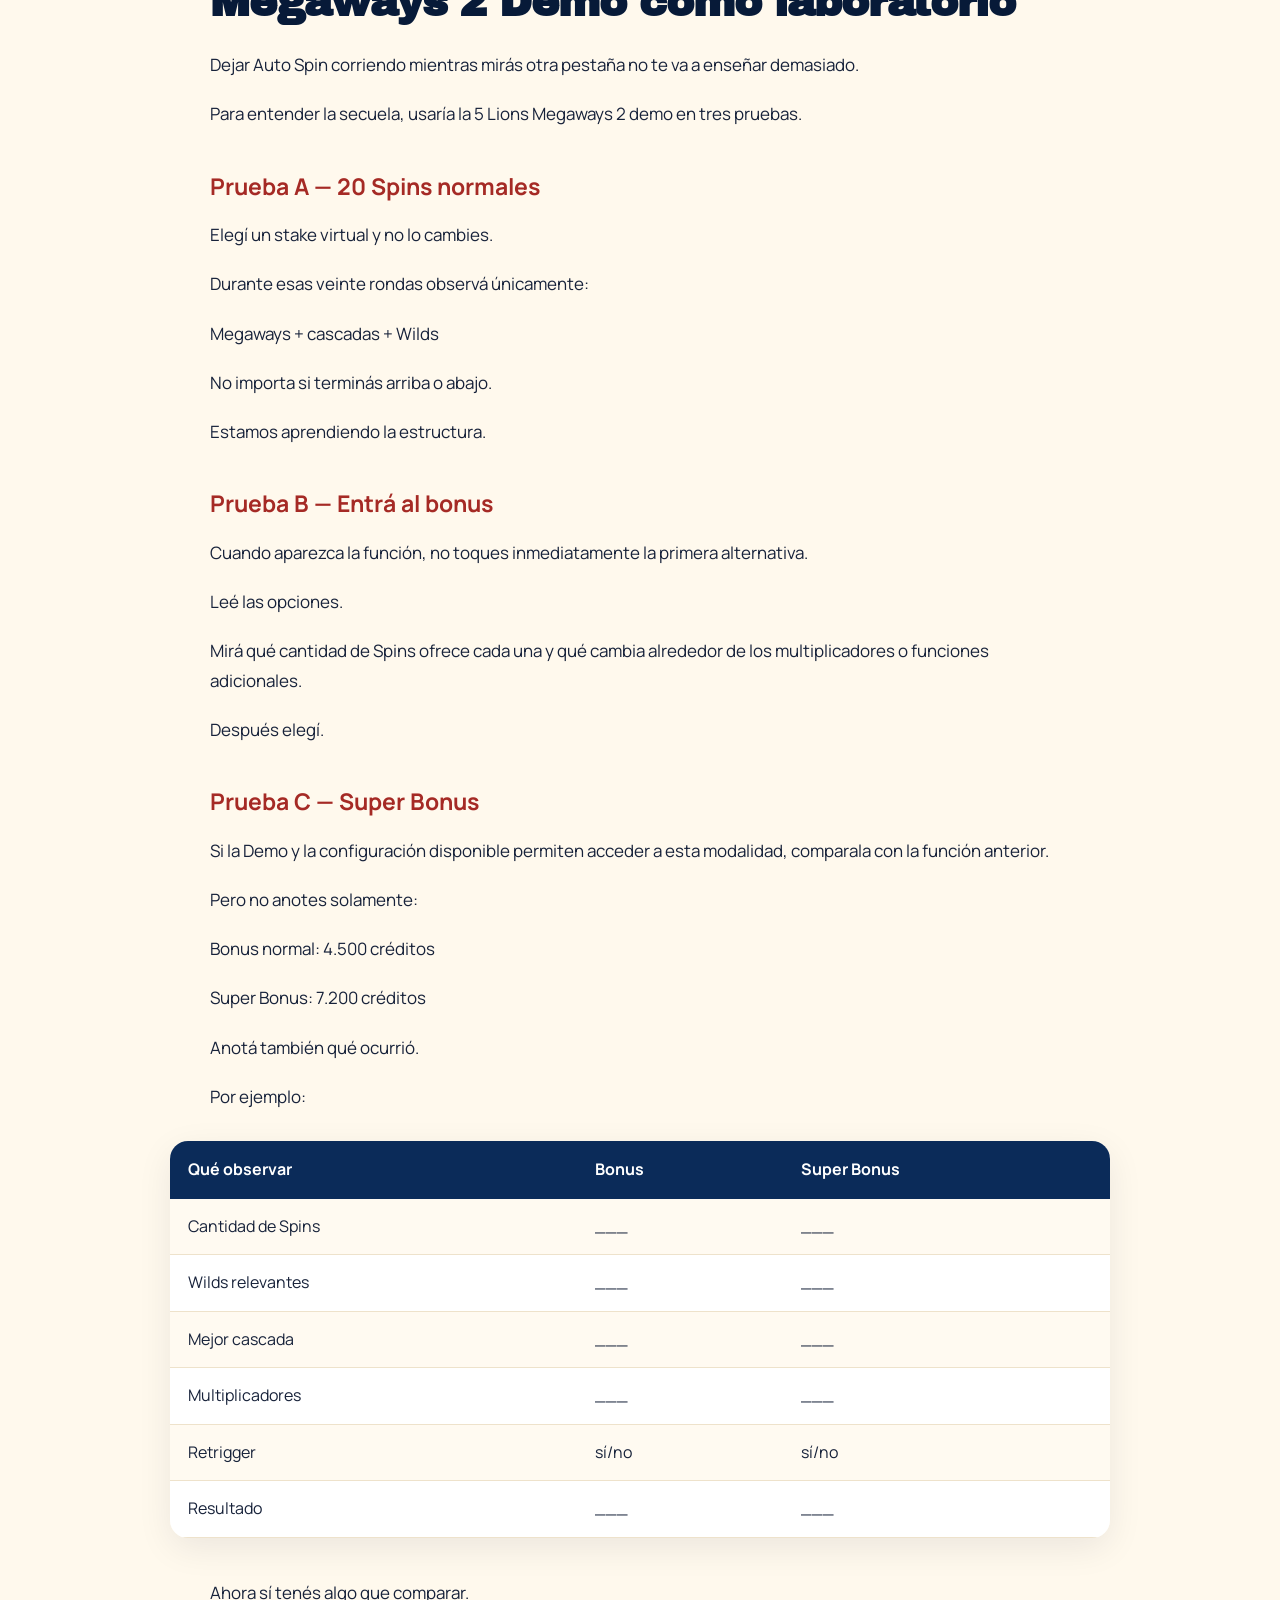
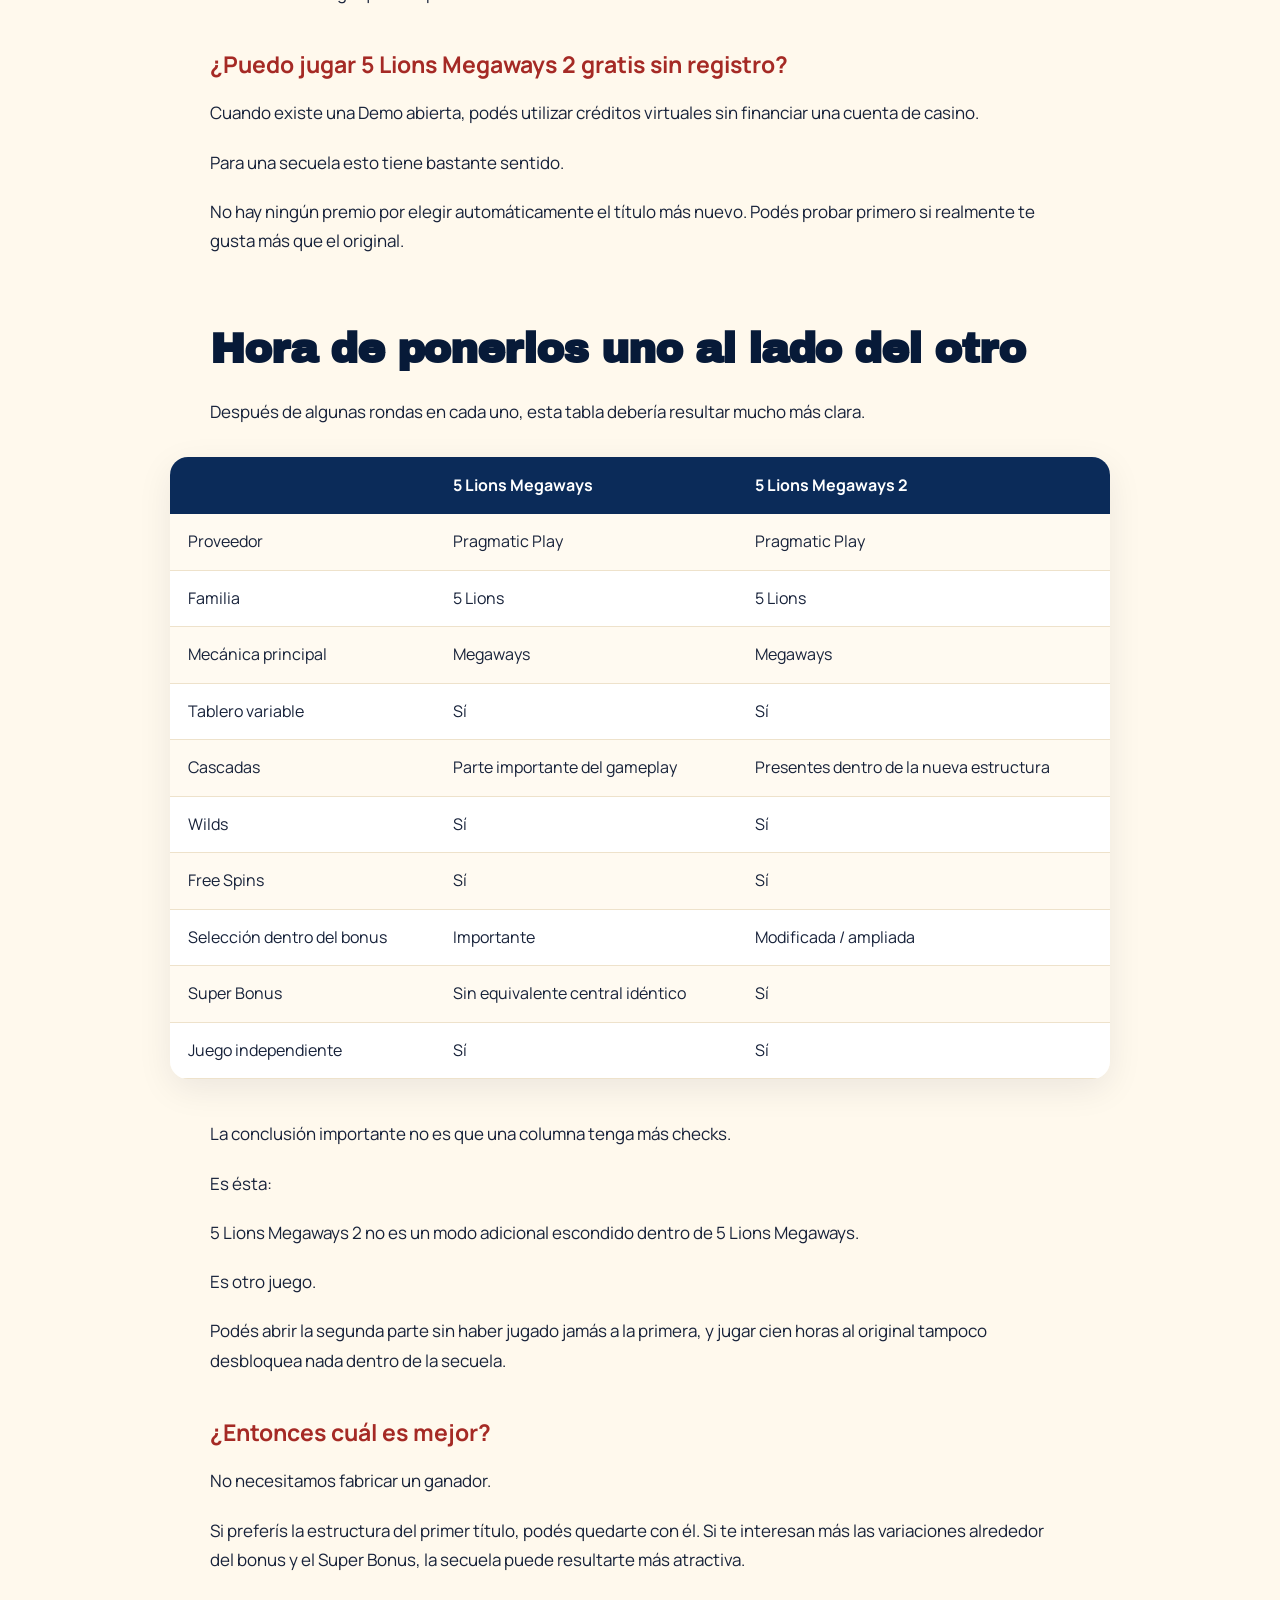
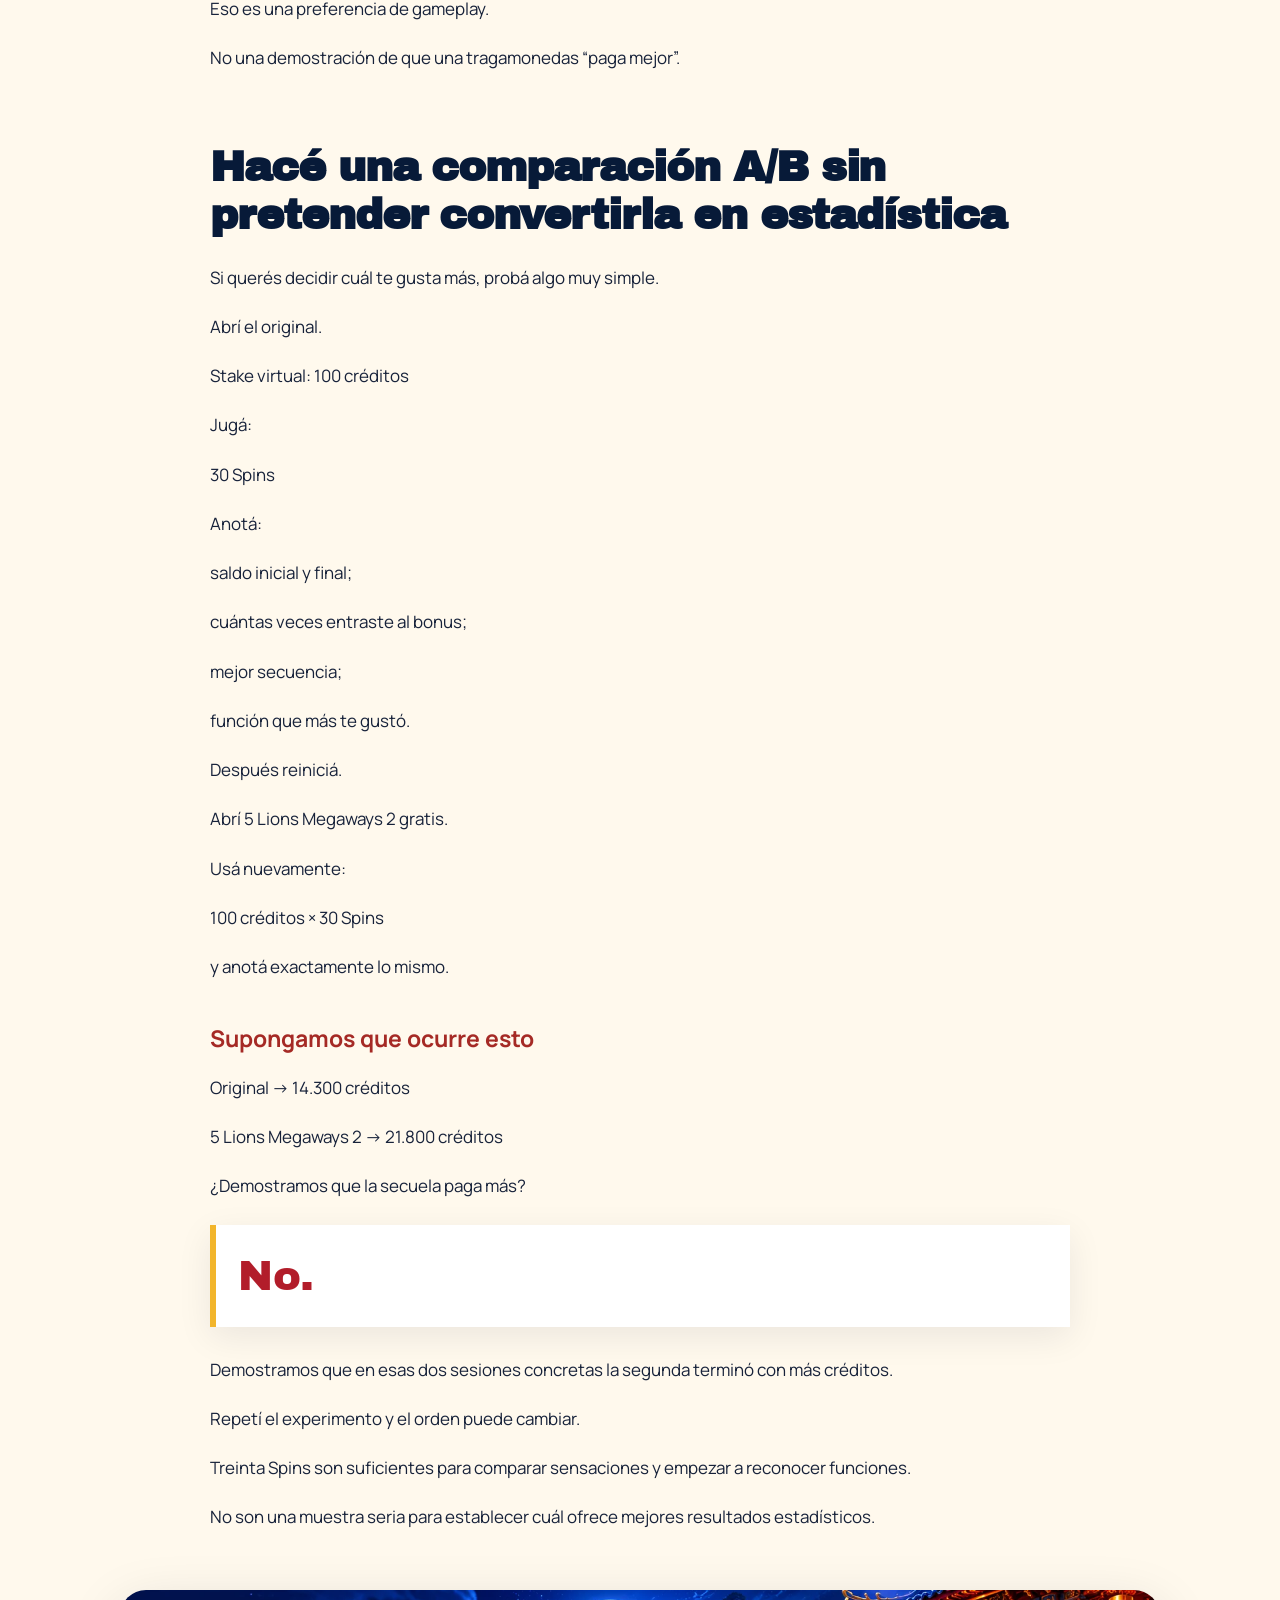
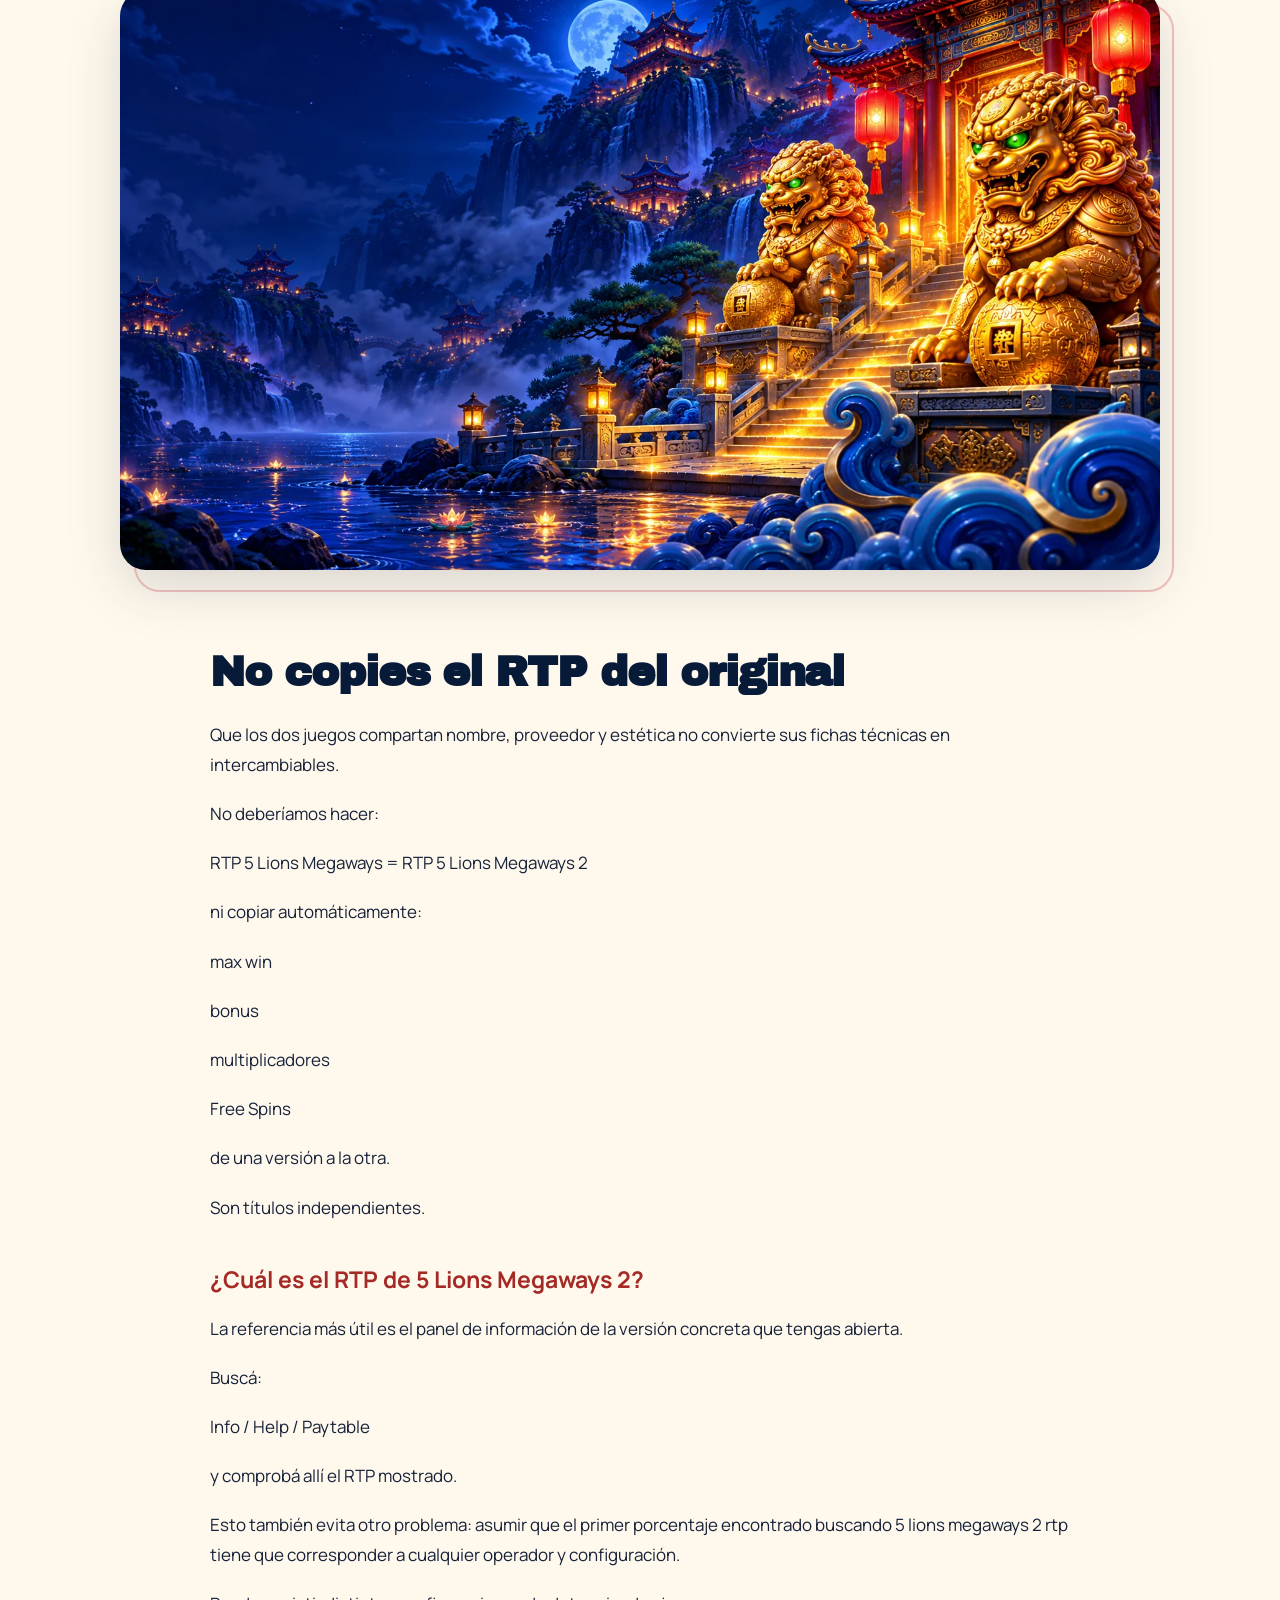
<file: 5-lions-megaways-2/index.html>
<!doctype html><html lang="es-AR"><head><meta charset="utf-8"><meta name="viewport" content="width=device-width,initial-scale=1"><title>5 Lions Megaways 2 Gratis: Demo y Super Bonus</title><meta name="description" content="Jugá 5 Lions Megaways 2 gratis y descubrí qué cambia frente al original: Megaways, Free Spins, Super Bonus, RTP y premio máximo."><meta name="google-site-verification" content="sS1BB7EEUj-s7YXftbm7HTyzS3VdaFH6SpnUiCFw_8Y" /><link rel="canonical" href="https://worldpercussioncenter.com/5-lions-megaways-2/"><meta name="robots" content="index,follow,max-image-preview:large"><meta property="og:title" content="5 Lions Megaways 2 Gratis: Demo y Super Bonus"><meta property="og:description" content="Jugá 5 Lions Megaways 2 gratis y descubrí qué cambia frente al original: Megaways, Free Spins, Super Bonus, RTP y premio máximo."><meta property="og:url" content="https://worldpercussioncenter.com/5-lions-megaways-2/"><meta property="og:type" content="website"><meta property="og:image" content="https://worldpercussioncenter.com/assets/img/hero2.webp"><meta name="twitter:card" content="summary_large_image"><link rel="icon" href="/favicon.png"><link rel="stylesheet" href="/assets/css/lions.css"><style>
/* 5 Lions Megaways 2 — page-specific imagery */
.hero-bg{background:linear-gradient(90deg,rgba(4,16,38,.97) 0%,rgba(4,16,38,.82) 36%,rgba(4,16,38,.20) 63%,rgba(4,16,38,.06) 100%),url('/assets/img/hero2.webp') center/cover no-repeat}
.final-cta{background:linear-gradient(90deg,rgba(5,20,47,.94),rgba(5,20,47,.48)),url('/assets/img/cta2.webp') center/cover no-repeat}
@media(max-width:900px){.hero-bg{background:linear-gradient(180deg,rgba(4,16,38,.42),rgba(4,16,38,.95) 70%),url('/assets/img/hero2.webp') 67% center/cover no-repeat}}
</style><script type="application/ld+json">{"@context": "https://schema.org", "@type": "WebPage", "name": "5 Lions Megaways 2 Gratis: Demo y Super Bonus", "description": "Jugá 5 Lions Megaways 2 gratis y descubrí qué cambia frente al original: Megaways, Free Spins, Super Bonus, RTP y premio máximo.", "url": "https://worldpercussioncenter.com/5-lions-megaways-2/", "inLanguage": "es-AR", "isPartOf": {"@type": "WebSite", "name": "5 Lions Megaways Argentina", "url": "https://worldpercussioncenter.com/"}}</script></head><body>
<header class="site-head"><div class="head-inner"><a class="brand" href="/5-lions-megaways/"><img src="/assets/img/logo.webp" alt="5 Lions Megaways"></a><input id="navtoggle" class="navtoggle" type="checkbox"><label for="navtoggle" class="navicon" aria-label="Abrir menú"><span></span><span></span><span></span></label><nav class="main-nav"><a href="/5-lions-megaways/" class="">Demo gratis</a><a href="/como-jugar-5-lions-megaways/" class="">Cómo jugar</a><a href="/como-ganar-5-lions-megaways/" class="">Estrategia</a><a href="/5-lions-megaways-casino/" class="">Casino</a><a href="/5-lions-megaways-2/" class="active">5 Lions 2</a></nav><a class="head-cta" href="/go/">JUGAR</a></div></header>
<main><section class="hero"><div class="hero-bg"></div><div class="hero-inner"><div class="hero-copy"><span class="eyebrow">ARGENTINA · +18</span><div class="hero-title"><h1>5 Lions Megaways 2: jugamos las dos versiones para encontrar las diferencias</h1><p>Jugá 5 Lions Megaways 2 gratis y descubrí qué cambia frente al original: Megaways, Free Spins, Super Bonus, RTP y premio máximo.</p><a class="cta-btn hero-btn" href="/go/">Jugar ahora</a><div class="hero-facts"><span>117.649 ways</span><span>Golden Lion Wild</span><span>Free Games</span></div></div></div></section>
<article class="content-shell"><p>Abrí 5 Lions Megaways durante cinco minutos.</p><p>Después cerralo y cargá 5 Lions Megaways 2.</p><p>No mires todavía el RTP, no busques cuál tiene el max win más alto y tampoco decidas que la segunda tiene que ser mejor porque salió después.</p><p>Simplemente jugá.</p><p>Al principio vas a reconocer bastante: temática asiática, leones, tablero variable y la mecánica Megaways siguen formando parte de la identidad del juego. La sensación de estar frente a una secuela aparece cuando empiezan a intervenir las funciones especiales.</p><p>Ahí es donde realmente tiene sentido el número 2.</p><section class="demo-panel"><div><span class="eyebrow">MODO DEMO</span><h2>Probá 5 Lions Megaways con créditos virtuales</h2><p>Explorá Megaways, Tumbles, Golden Lion y Free Games antes de pasar a una sesión con dinero real.</p><a class="cta-btn" href="/go/">Jugar 5 Lions Megaways gratis</a></div><img src="/assets/img/gameplay2.webp" alt="5 Lions Megaways demo y tablero de juego" loading="eager"></section><div class="inline-action"><a class="cta-btn" href="/go/">Jugar 5 Lions Megaways 2 Gratis</a></div><p>La demo utiliza créditos virtuales sin valor monetario. Los resultados obtenidos jugando gratis no predicen una futura sesión con dinero real.</p><nav class="toc" aria-label="Contenido"><div class="toc-kicker">RECORRIDO</div><h2 id="compara-directamente">Compará directamente</h2><div class="toc-links"><a href="#igual">Ronda 1 — Tapemos el nombre del juego: ¿reconocerías que es un 5 Lions?</a><a href="#cambios">Ronda 2 — Ahora sí busquemos qué justifica la secuela</a><a href="#super-bonus">Ronda 3 — Aparece “Super Bonus”. ¿Qué tiene de Super?</a><a href="#wilds">Ronda 4 — Esta vez no mires el saldo: seguí al Wild</a><a href="#demo">Ronda 5 — Usemos la 5 Lions Megaways 2 Demo como laboratorio</a><a href="#comparacion">Hora de ponerlos uno al lado del otro</a><a href="#rtp">No copies el RTP del original</a><a href="#max-win">5 Lions Megaways 2 Max Win: mirá primero qué significa la expresión</a><a href="#buy">¿Se puede comprar el Bonus o el Super Bonus?</a><a href="#casino">Después de la Demo: cómo buscar 5 Lions Megaways 2 con dinero real</a><a href="#faq">Lo que probablemente te preguntes después de probar las dos</a></div></nav><h2 id="igual">Ronda 1 — Tapemos el nombre del juego: ¿reconocerías que es un 5 Lions?</h2><p>Probablemente sí.</p><p>Pragmatic Play no rehízo desde cero la fórmula de la primera entrega. La secuela conserva suficientes elementos como para que alguien que viene del original entienda rápidamente qué clase de juego tiene delante.</p><p>Megaways sigue siendo la base.</p><p>La cantidad de símbolos visibles puede variar entre Spins y, con ella, cambia el número de formas disponibles para construir combinaciones. Por eso el contador de Megaways se mueve constantemente en lugar de mostrar siempre una cuadrícula idéntica.</p><p>También sigue presente esa sensación de que el tablero puede transformarse durante una ronda.</p><p>Si aprendiste en el original a dejar de buscar líneas de pago tradicionales y empezar a leer rodillos y combinaciones, no necesitás desaprenderlo.</p><h3>Más Megaways sigue sin significar premio garantizado</h3><p>Hay una regla mental que conviene llevarse del primer juego a la secuela.</p><p>Muchos Megaways ≠ win asegurado.</p><p>El contador describe cuántas formas potenciales existen bajo esa configuración. Después siguen haciendo falta los símbolos adecuados para formar una combinación válida.</p><p>Esto parece básico, pero la secuela añade suficientes elementos visuales como para que resulte todavía más tentador interpretar un tablero grande como una señal.</p><p>No lo es.</p><h3>¿La experiencia con el original ayuda?</h3><p>Para entender las reglas, sí.</p><p>Para anticipar resultados, no.</p><p>Podés reconocer una configuración parecida a otra que viste cien veces en el primer 5 Lions y pensar:</p><p>“Después de esto normalmente venía algo bueno.”</p><p>La memoria encuentra patrones con bastante facilidad.</p><p>El siguiente Spin no tiene obligación de repetirlos.</p><figure class="story-image"><img src="/assets/img/gameplay2.webp" alt="5 Lions Megaways - Ronda 2 — Ahora sí busquemos qué justifica la secuela" loading="lazy"></figure><h2 id="cambios">Ronda 2 — Ahora sí busquemos qué justifica la secuela</h2><p>Si 5 Lions Megaways 2 Pragmatic Play fuera simplemente el mismo slot con un fondo nuevo, la segunda parte tendría poco que explicar.</p><p>Las diferencias empiezan a concentrarse alrededor de las funciones.</p><p>Especialmente del bonus.</p><p>La primera entrega ya daba bastante importancia a Free Spins y a la elección dentro de la función. La secuela toma esa parte de la experiencia y la desarrolla más.</p><p>Por eso no conviene entrar pensando:</p><p>“Ya jugué al primero, así que puedo saltarme las reglas.”</p><p>La base te va a resultar conocida.</p><p>Las decisiones dentro de las funciones no necesariamente.</p><h3>La primera cosa que no deberías hacer</h3><p>No pulses automáticamente la opción que tenga:</p><p>más Spins</p><p>el multiplicador más grande</p><p>o la palabra:</p><p>SUPER</p><p>Antes mirá qué modifica.</p><p>Cinco segundos leyendo la pantalla de selección suelen aportar bastante más que asumir que el número visualmente más agresivo es la opción correcta.</p><h2 id="super-bonus">Ronda 3 — Aparece “Super Bonus”. ¿Qué tiene de Super?</h2><p>Éste es uno de los motivos por los que 5 lions megaways 2 super bonus tiene búsquedas propias.</p><p>El Super Bonus ayuda a separar claramente la secuela del primer título. Se trata de una modalidad especial dentro de la nueva estructura del bonus, con condiciones que deben leerse en la versión concreta que tengas abierta.</p><p>Hay dos frases que parecen similares pero significan cosas muy distintas:</p><p>“Esta función tiene mayor potencial.”</p><p>y</p><p>“Esta función va a pagarme más.”</p><p>La primera puede describir una característica.</p><p>La segunda intenta predecir el resultado.</p><h3>No elijas por el nombre</h3><p>Cuando veas las alternativas, mirá cosas concretas:</p><p>cuántos Spins incluye la función;</p><p>qué ocurre con los multiplicadores;</p><p>cómo intervienen los Wilds;</p><p>qué condiciones tiene el retrigger;</p><p>qué cambia respecto del bonus normal;</p><p>cuánto cuesta si estás accediendo mediante una compra.</p><p>La palabra Super sirve para identificar una modalidad.</p><p>No constituye una devolución mínima.</p><h3>Un ejemplo bastante menos emocionante que la animación</h3><p>Supongamos que accedés a una modalidad especial pagando:</p><div class="number-chip">$20.000</div><p>La ronda termina acreditando:</p><div class="number-chip">$13.000</div><p>Podría haber Wilds, multiplicadores, cascadas y una animación espectacular.</p><p>La cuenta final sigue siendo:</p><div class="number-chip">$13.000 − 7.000</div><p>El nombre de la función no cambia esa resta.</p><h3>Probá el Super Bonus sin empezar por el dinero real</h3><p>Usá 5 Lions Megaways 2 gratis para entender qué cambia dentro de las funciones y cómo se diferencia la secuela del juego original.</p><div class="inline-action"><a class="cta-btn" href="/go/">Jugar 5 Lions Megaways 2 Gratis</a></div><h2 id="wilds">Ronda 4 — Esta vez no mires el saldo: seguí al Wild</h2><p>Cuando ocurren varias cosas al mismo tiempo, solemos terminar mirando únicamente el número grande al final de la animación.</p><p>Durante tus primeras rondas haría exactamente lo contrario.</p><p>Cuando aparezca un Wild, fijate:</p><p>dónde cayó → en qué combinación entró → qué propiedad tenía → qué ocurrió después</p><p>Esto resulta particularmente útil dentro de las funciones especiales.</p><p>Si sólo mirás:</p><div class="number-chip">WIN: 1.850</div><p>sabés cuánto acreditó la ronda.</p><p>Si observaste la secuencia, empezás a entender por qué llegó a ese valor.</p><h3>Hacé lo mismo con las cascadas</h3><p>No necesitás contar absolutamente todos los símbolos.</p><p>Simplemente seguí una ronda desde el primer premio hasta que deje de producir nuevas combinaciones.</p><p>Si venís del original, esta observación también te permite detectar qué parte de la dinámica se siente familiar y dónde la segunda entrega empieza a introducir sus propios cambios.</p><figure class="story-image"><img src="/assets/img/mobile2.webp" alt="5 Lions Megaways - Ronda 5 — Usemos la 5 Lions Megaways 2 Demo como laboratorio" loading="lazy"></figure><h2 id="demo">Ronda 5 — Usemos la 5 Lions Megaways 2 Demo como laboratorio</h2><p>Dejar Auto Spin corriendo mientras mirás otra pestaña no te va a enseñar demasiado.</p><p>Para entender la secuela, usaría la 5 Lions Megaways 2 demo en tres pruebas.</p><h3>Prueba A — 20 Spins normales</h3><p>Elegí un stake virtual y no lo cambies.</p><p>Durante esas veinte rondas observá únicamente:</p><p>Megaways + cascadas + Wilds</p><p>No importa si terminás arriba o abajo.</p><p>Estamos aprendiendo la estructura.</p><h3>Prueba B — Entrá al bonus</h3><p>Cuando aparezca la función, no toques inmediatamente la primera alternativa.</p><p>Leé las opciones.</p><p>Mirá qué cantidad de Spins ofrece cada una y qué cambia alrededor de los multiplicadores o funciones adicionales.</p><p>Después elegí.</p><h3>Prueba C — Super Bonus</h3><p>Si la Demo y la configuración disponible permiten acceder a esta modalidad, comparala con la función anterior.</p><p>Pero no anotes solamente:</p><p>Bonus normal: 4.500 créditos</p><p>Super Bonus: 7.200 créditos</p><p>Anotá también qué ocurrió.</p><p>Por ejemplo:</p><div class="table-scroll"><table><tr><th>Qué observar</th><th>Bonus</th><th>Super Bonus</th></tr><tr><td>Cantidad de Spins</td><td>___</td><td>___</td></tr><tr><td>Wilds relevantes</td><td>___</td><td>___</td></tr><tr><td>Mejor cascada</td><td>___</td><td>___</td></tr><tr><td>Multiplicadores</td><td>___</td><td>___</td></tr><tr><td>Retrigger</td><td>sí/no</td><td>sí/no</td></tr><tr><td>Resultado</td><td>___</td><td>___</td></tr></table></div><p>Ahora sí tenés algo que comparar.</p><h3>¿Puedo jugar 5 Lions Megaways 2 gratis sin registro?</h3><p>Cuando existe una Demo abierta, podés utilizar créditos virtuales sin financiar una cuenta de casino.</p><p>Para una secuela esto tiene bastante sentido.</p><p>No hay ningún premio por elegir automáticamente el título más nuevo. Podés probar primero si realmente te gusta más que el original.</p><h2 id="comparacion">Hora de ponerlos uno al lado del otro</h2><p>Después de algunas rondas en cada uno, esta tabla debería resultar mucho más clara.</p><div class="table-scroll"><table><tr><th></th><th>5 Lions Megaways</th><th>5 Lions Megaways 2</th></tr><tr><td>Proveedor</td><td>Pragmatic Play</td><td>Pragmatic Play</td></tr><tr><td>Familia</td><td>5 Lions</td><td>5 Lions</td></tr><tr><td>Mecánica principal</td><td>Megaways</td><td>Megaways</td></tr><tr><td>Tablero variable</td><td>Sí</td><td>Sí</td></tr><tr><td>Cascadas</td><td>Parte importante del gameplay</td><td>Presentes dentro de la nueva estructura</td></tr><tr><td>Wilds</td><td>Sí</td><td>Sí</td></tr><tr><td>Free Spins</td><td>Sí</td><td>Sí</td></tr><tr><td>Selección dentro del bonus</td><td>Importante</td><td>Modificada / ampliada</td></tr><tr><td>Super Bonus</td><td>Sin equivalente central idéntico</td><td>Sí</td></tr><tr><td>Juego independiente</td><td>Sí</td><td>Sí</td></tr></table></div><p>La conclusión importante no es que una columna tenga más checks.</p><p>Es ésta:</p><p>5 Lions Megaways 2 no es un modo adicional escondido dentro de 5 Lions Megaways.</p><p>Es otro juego.</p><p>Podés abrir la segunda parte sin haber jugado jamás a la primera, y jugar cien horas al original tampoco desbloquea nada dentro de la secuela.</p><h3>¿Entonces cuál es mejor?</h3><p>No necesitamos fabricar un ganador.</p><p>Si preferís la estructura del primer título, podés quedarte con él. Si te interesan más las variaciones alrededor del bonus y el Super Bonus, la secuela puede resultarte más atractiva.</p><p>Eso es una preferencia de gameplay.</p><p>No una demostración de que una tragamonedas “paga mejor”.</p><h2 id="hace-una-comparacion-a-b-sin-pretender-convertirla-en-estadistica">Hacé una comparación A/B sin pretender convertirla en estadística</h2><p>Si querés decidir cuál te gusta más, probá algo muy simple.</p><p>Abrí el original.</p><p>Stake virtual: 100 créditos</p><p>Jugá:</p><p>30 Spins</p><p>Anotá:</p><p>saldo inicial y final;</p><p>cuántas veces entraste al bonus;</p><p>mejor secuencia;</p><p>función que más te gustó.</p><p>Después reiniciá.</p><p>Abrí 5 Lions Megaways 2 gratis.</p><p>Usá nuevamente:</p><p>100 créditos × 30 Spins</p><p>y anotá exactamente lo mismo.</p><h3>Supongamos que ocurre esto</h3><p>Original → 14.300 créditos</p><p>5 Lions Megaways 2 → 21.800 créditos</p><p>¿Demostramos que la secuela paga más?</p><div class="number-chip">No.</div><p>Demostramos que en esas dos sesiones concretas la segunda terminó con más créditos.</p><p>Repetí el experimento y el orden puede cambiar.</p><p>Treinta Spins son suficientes para comparar sensaciones y empezar a reconocer funciones.</p><p>No son una muestra seria para establecer cuál ofrece mejores resultados estadísticos.</p><figure class="story-image"><img src="/assets/img/cta2.webp" alt="5 Lions Megaways - No copies el RTP del original" loading="lazy"></figure><h2 id="rtp">No copies el RTP del original</h2><p>Que los dos juegos compartan nombre, proveedor y estética no convierte sus fichas técnicas en intercambiables.</p><p>No deberíamos hacer:</p><p>RTP 5 Lions Megaways = RTP 5 Lions Megaways 2</p><p>ni copiar automáticamente:</p><p>max win</p><p>bonus</p><p>multiplicadores</p><p>Free Spins</p><p>de una versión a la otra.</p><p>Son títulos independientes.</p><h3>¿Cuál es el RTP de 5 Lions Megaways 2?</h3><p>La referencia más útil es el panel de información de la versión concreta que tengas abierta.</p><p>Buscá:</p><p>Info / Help / Paytable</p><p>y comprobá allí el RTP mostrado.</p><p>Esto también evita otro problema: asumir que el primer porcentaje encontrado buscando 5 lions megaways 2 rtp tiene que corresponder a cualquier operador y configuración.</p><p>Pueden existir distintas configuraciones de determinados juegos.</p><p>La instancia abierta es la relevante para esa partida.</p><h3>¿Tiene mayor volatilidad porque existe Super Bonus?</h3><p>No podemos deducirlo simplemente del nombre de una función o de que los números en pantalla parezcan mayores.</p><p>La volatilidad debe comprobarse en la información correspondiente cuando esté disponible.</p><p>Y aun conociendo su clasificación, no obtenemos una predicción de los próximos veinte Spins.</p><p>Describe un perfil estadístico.</p><p>No una agenda de premios.</p><h2 id="max-win">5 Lions Megaways 2 Max Win: mirá primero qué significa la expresión</h2><p>El 5 Lions Megaways 2 max win representa un límite potencial establecido por las reglas y configuración correspondiente.</p><p>La palabra importante es:</p><p>potencial.</p><p>No describe una devolución habitual.</p><p>No indica frecuencia.</p><p>Y tampoco es un objetivo que se acerque cada vez que perdés.</p><h3>El problema de convertir inmediatamente el máximo a pesos</h3><p>Si un slot muestra un máximo de varios miles de veces la apuesta, resulta muy fácil construir una tabla visualmente impresionante:</p><div class="table-scroll"><table><tr><th>Apuesta</th><th>Multiplicador hipotético alto</th><th>Resultado</th></tr><tr><td>$100</td><td>x miles</td><td>cientos de miles</td></tr><tr><td>$500</td><td>x miles</td><td>millones</td></tr><tr><td>$1.000</td><td>x miles</td><td>varios millones</td></tr></table></div><p>El problema es dónde termina mirando tu atención.</p><p>Antes del próximo Spin hay una cifra que sí conocés:</p><p>cuánto vas a apostar.</p><p>El premio máximo sigue siendo una posibilidad bajo determinadas condiciones.</p><p>No una expectativa para esa ronda.</p><h2 id="buy">¿Se puede comprar el Bonus o el Super Bonus?</h2><p>Puede depender de la configuración y de la jurisdicción en la que se ofrezca Pragmatic Play 5 Lions Megaways 2.</p><p>Si aparece una función de compra, leé primero el precio.</p><p>Si no aparece, no concluyas que descargaste una versión incompleta.</p><p>Tampoco necesitás buscar un APK para desbloquearla.</p><h3>Compará por coste, no por nombres</h3><p>Imaginemos:</p><p>Bonus normal → X veces la apuesta</p><p>Super Bonus → Y veces la apuesta</p><p>Antes de pensar cuál parece más potente, preguntate:</p><p>¿qué porcentaje de mi saldo consume esa compra?</p><p>Con:</p><div class="number-chip">saldo: $30.000</div><p>y:</p><div class="number-chip">compra: $25.000</div><p>estás comprometiendo más del 80% del balance en una sola decisión.</p><p>Que el stake base se vea pequeño no vuelve pequeña a la compra.</p><h3>¿Super Bonus aumenta las probabilidades de terminar arriba?</h3><p>Una función puede tener características más agresivas o mayor potencial y aun así terminar devolviendo menos de lo que costó acceder.</p><p>La cuenta posterior sigue siendo:</p><p>premios recibidos − coste de acceso</p><p>No:</p><p>nombre más potente = resultado positivo</p><h2 id="casino">Después de la Demo: cómo buscar 5 Lions Megaways 2 con dinero real</h2><p>Si decidiste que preferís la secuela, buscala por el nombre completo:</p><p>5 Lions Megaways 2</p><p>y comprobá:</p><p>Pragmatic Play</p><p>No te registres únicamente porque el casino tenga el primer 5 Lions Megaways. El catálogo puede incluir uno y no el otro.</p><p>Antes de depositar revisá además:</p><p>autorización aplicable a tu jurisdicción;</p><p>moneda de la cuenta;</p><p>depósitos;</p><p>retiros;</p><p>verificación;</p><p>términos de promociones;</p><p>RTP mostrado dentro del juego.</p><p>La lógica es la misma que usamos al analizar un 5 Lions Megaways casino para el título original.</p><h3>¿Necesitás descargar 5 Lions Megaways 2?</h3><p>Normalmente el título puede ejecutarse online desde una plataforma compatible mediante navegador o su entorno móvil.</p><p>No necesitás buscar:</p><p>5 Lions Megaways 2 mod APK</p><p>para obtener un supuesto:</p><p>Super Bonus desbloqueado</p><p>RTP aumentado</p><p>o</p><p>saldo infinito</p><p>Un archivo externo no modifica legítimamente los resultados servidos por el proveedor.</p><p>Si tu objetivo es probar funciones sin poner plata, para eso existe la 5 Lions Megaways 2 demo.</p><h3>Hacé el cambio de juego ahora</h3><p>Jugá algunas rondas del original, cerralo y abrí la secuela. Prestá atención al bonus, los Wilds y el Super Bonus en lugar de mirar únicamente el saldo final.</p><div class="inline-action"><a class="cta-btn" href="/go/">Jugar 5 Lions Megaways 2 Gratis</a></div><h2 id="faq">Lo que probablemente te preguntes después de probar las dos</h2><h3>¿Qué es 5 Lions Megaways 2?</h3><p>Es una secuela independiente de la familia 5 Lions de Pragmatic Play. Conserva la base Megaways reconocible y desarrolla nuevas funciones, especialmente alrededor del bonus.</p><h3>¿5 Lions Megaways 2 es una actualización del primer juego?</h3><p>No. Es un título separado y tiene sus propias reglas y características.</p><h3>¿Puedo jugar 5 Lions Megaways 2 gratis?</h3><p>Cuando existe una versión Demo disponible, podés probar el juego utilizando créditos virtuales sin apostar dinero real.</p><h3>¿5 Lions Megaways 2 Demo funciona igual que jugar con dinero?</h3><p>La Demo sirve para conocer las mecánicas con saldo ficticio. No reproduce el impacto financiero y psicológico de utilizar dinero propio.</p><h3>¿Tengo que jugar primero a 5 Lions Megaways?</h3><p>No. Podés empezar directamente por la secuela. Haber probado el original simplemente hace más fácil reconocer qué elementos se conservaron y cuáles cambiaron.</p><h3>¿Qué es 5 Lions Megaways 2 Super Bonus?</h3><p>Es una de las funciones especiales que distinguen a la secuela. Sus condiciones concretas deben comprobarse en las reglas de la versión disponible.</p><h3>¿Super Bonus garantiza un premio más grande?</h3><p>No. Que una función tenga mayor potencial o condiciones distintas no garantiza que una ronda concreta devuelva más que un bonus normal.</p><h3>¿Cuál es el RTP de 5 Lions Megaways 2?</h3><p>Comprobá el RTP dentro del panel de información de la versión concreta que estés jugando, ya que pueden existir configuraciones diferentes.</p><h3>¿Cuál es el 5 Lions Megaways 2 max win?</h3><p>Es el máximo potencial establecido para la configuración correspondiente. Consultá la ficha o reglas de la versión disponible y no lo interpretes como una devolución habitual.</p><h3>¿5 Lions Megaways 2 tiene Free Spins?</h3><p>Sí. Los giros gratis forman parte de las funciones bonus de la secuela.</p><h3>¿Puedo comprar el bonus?</h3><p>La disponibilidad de compras depende de la versión, configuración y jurisdicción donde se ofrezca el juego.</p><h3>¿Puedo jugar 5 Lions Megaways 2 desde Argentina?</h3><p>La disponibilidad depende tanto del catálogo del operador como de las reglas aplicables a la jurisdicción desde la que accedas. Comprobá ambos aspectos antes de depositar.</p><h3>¿Necesito una app para jugar?</h3><p>No necesariamente. En plataformas compatibles puede ejecutarse online desde dispositivos móviles sin una aplicación dedicada exclusivamente al slot.</p><h3>¿Un mod APK puede desbloquear el Super Bonus?</h3><p>No deberías confiar en un archivo externo que prometa modificar legítimamente funciones, RTP o resultados del juego. Si una función no está disponible en tu versión, puede deberse simplemente a su configuración o mercado.</p><h2 id="cerra-una-version-y-abri-la-otra">Cerrá una versión y abrí la otra</h2><p>Podríamos terminar con una lista de veinte diferencias.</p><p>Pero con este juego hay una forma bastante mejor de entenderlas.</p><p>Jugá diez Spins en:</p><p>5 Lions Megaways</p><p>cerralo y abrí:</p><p>5 Lions Megaways 2.</p><p>El tablero todavía te va a resultar familiar. También Megaways, los leones y buena parte de la lógica general.</p><p>Después empezá a mirar las funciones.</p><p>Ahí la secuela deja de sentirse como “el mismo juego con un 2 al final”.</p><p>La primera entrega establece la fórmula. La segunda trabaja sobre ella y desplaza más atención hacia el bonus y sus variaciones.</p><p>Puede que después de probar ambas prefieras el original.</p><p>Puede que te quedes con 5 Lions 2 Megaways.</p><p>Lo importante es que esa elección venga de haber entendido los dos juegos y no de asumir que una secuela necesariamente tiene que ser una versión superior del primero.</p></article>
<section class="final-cta"><div><span class="eyebrow">5 LIONS MEGAWAYS</span><h2>¿Querés verlo en acción?</h2><p>Entrá desde Argentina y comprobá la versión disponible, sus reglas y condiciones antes de jugar.</p><a class="cta-btn" href="/go/">Abrir 5 Lions Megaways</a></div></section></main>
<footer><div class="footer-grid"><div class="footer-brand"><img src="/assets/img/logo.webp" alt="5 Lions Megaways"><p>Guía independiente en español para conocer la mecánica, Demo y opciones de 5 Lions Megaways.</p></div><div><strong>Guías</strong><a href="/5-lions-megaways/">Demo gratis</a><a href="/como-jugar-5-lions-megaways/">Cómo jugar</a><a href="/como-ganar-5-lions-megaways/">Estrategia</a><a href="/5-lions-megaways-casino/">Casino</a><a href="/5-lions-megaways-2/">5 Lions 2</a></div><div><strong>Información</strong><a href="/responsible-gaming/">Juego responsable</a><a href="/privacy-policy/">Privacidad</a><a href="/terms/">Términos</a></div></div><div class="legal-strip"><b>+18</b> EL JUGAR COMPULSIVAMENTE ES PERJUDICIAL PARA LA SALUD. <span>© 2026 worldpercussioncenter.com</span></div></footer></body></html>
</file>
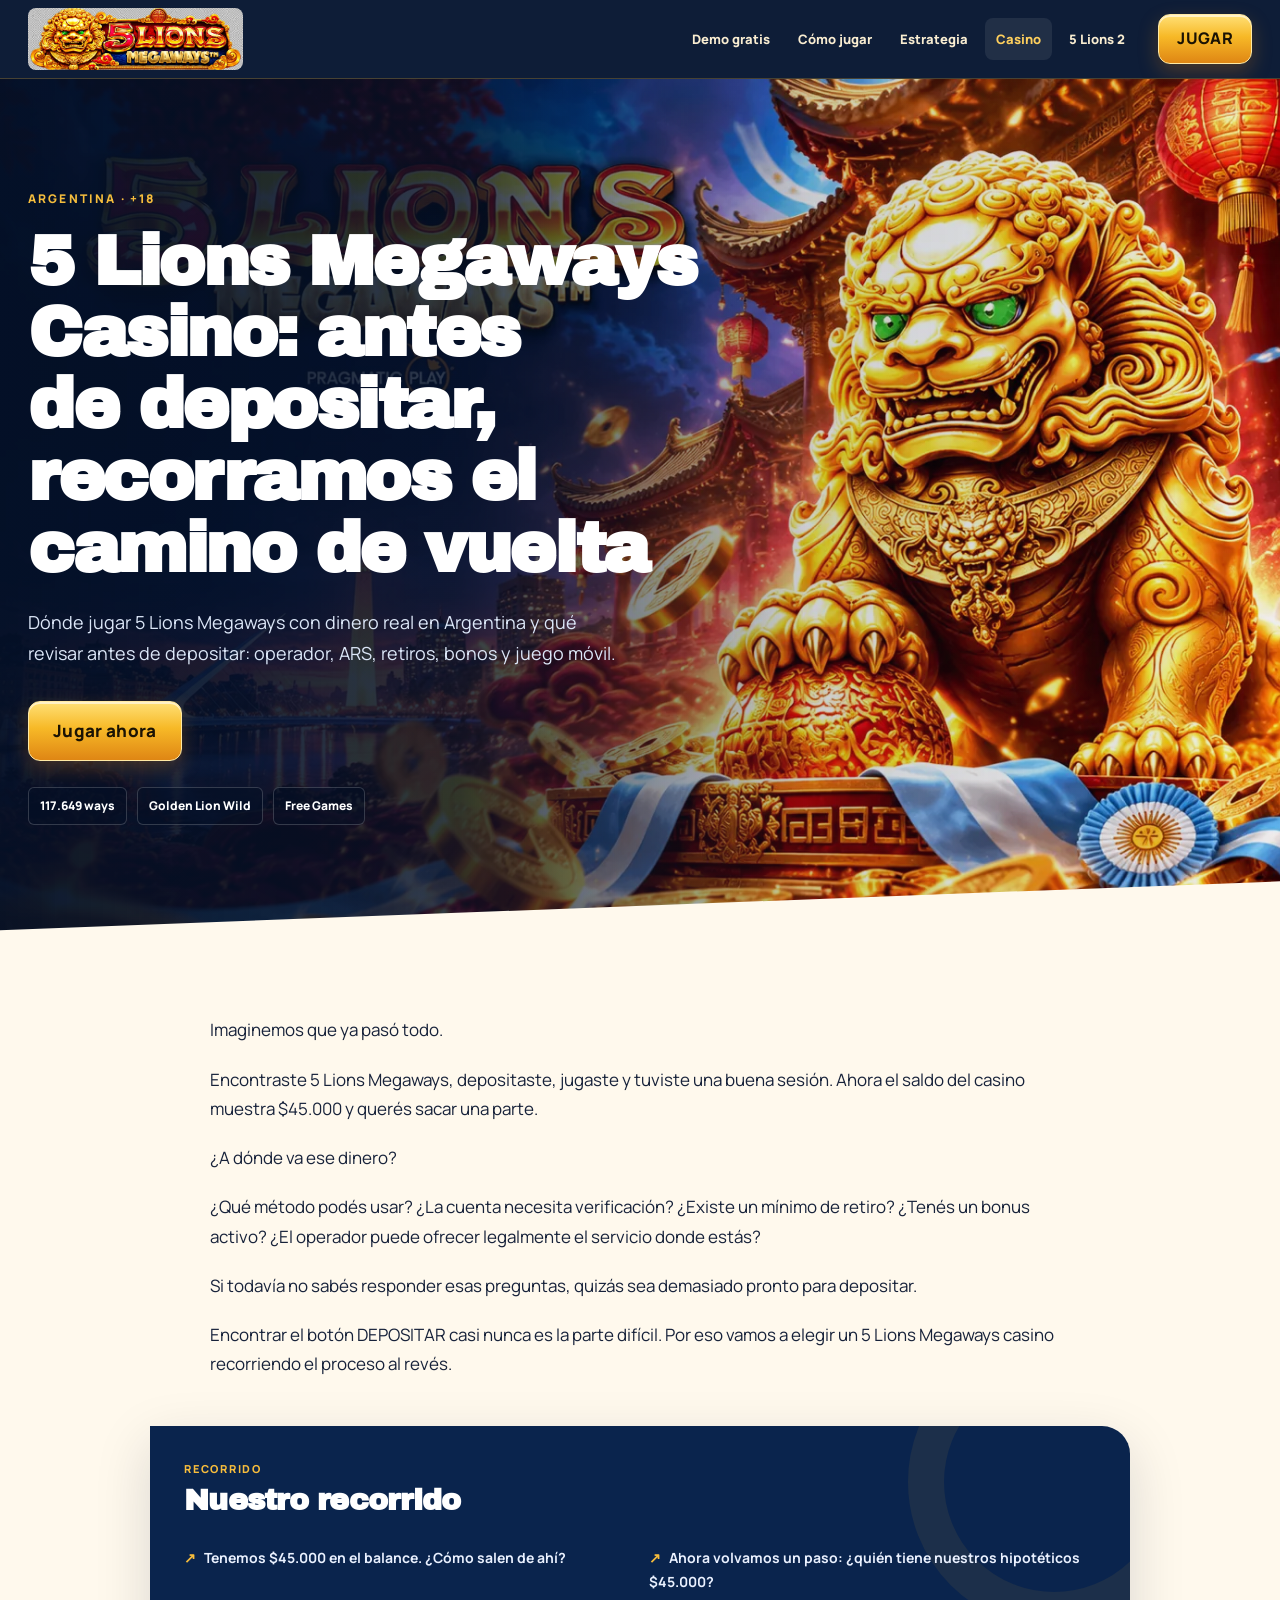
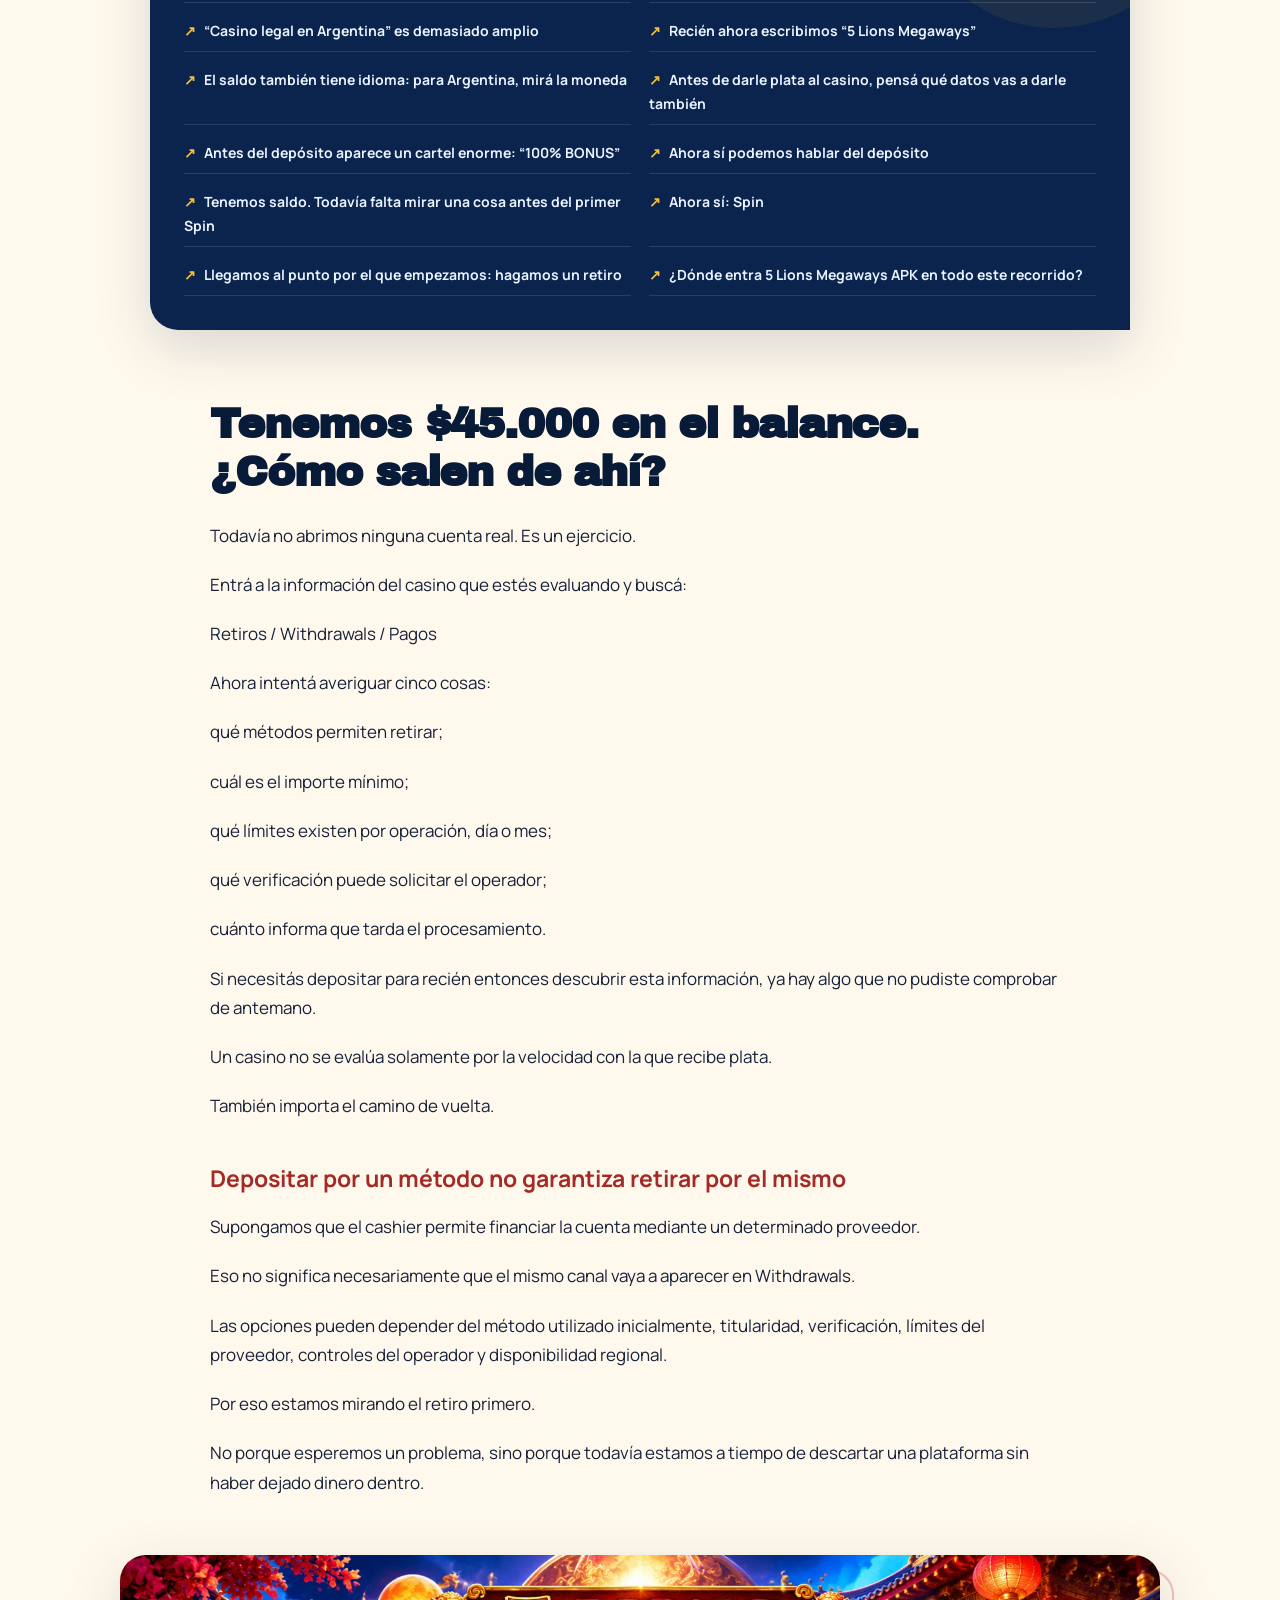
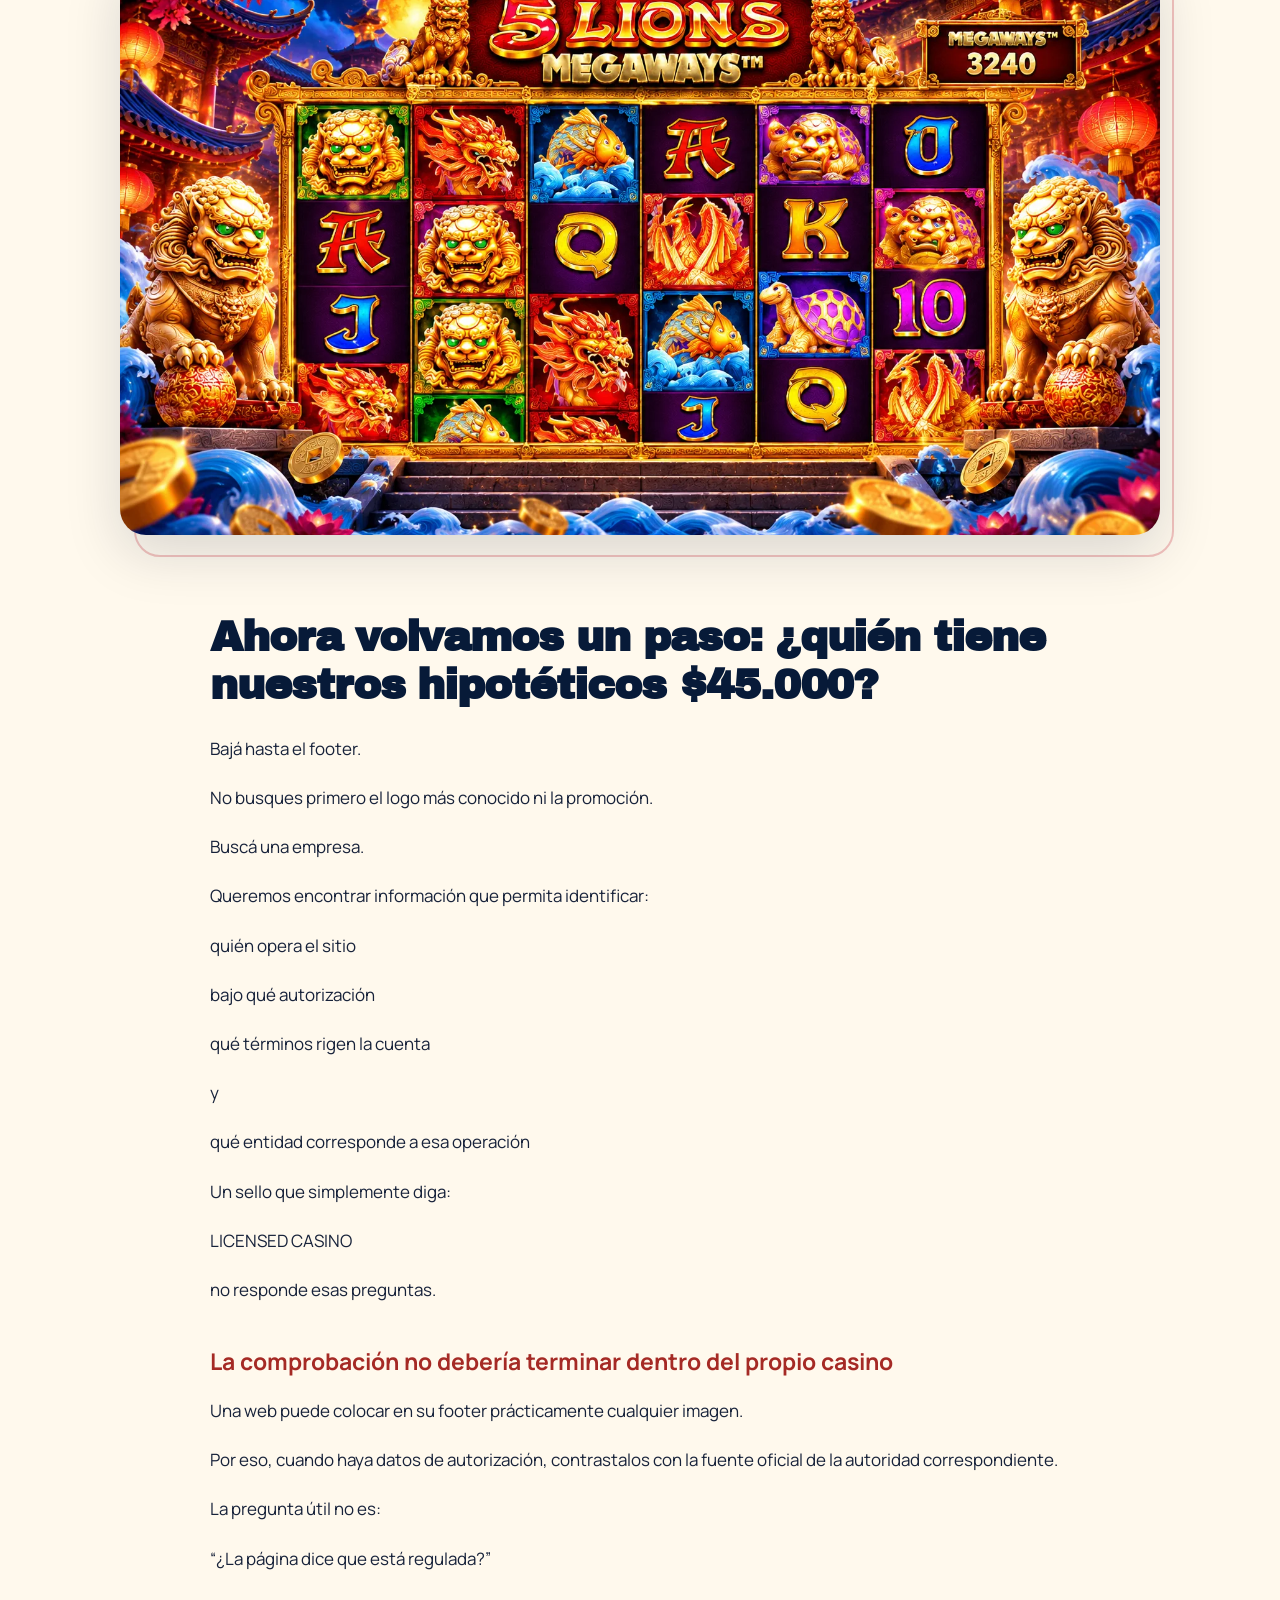
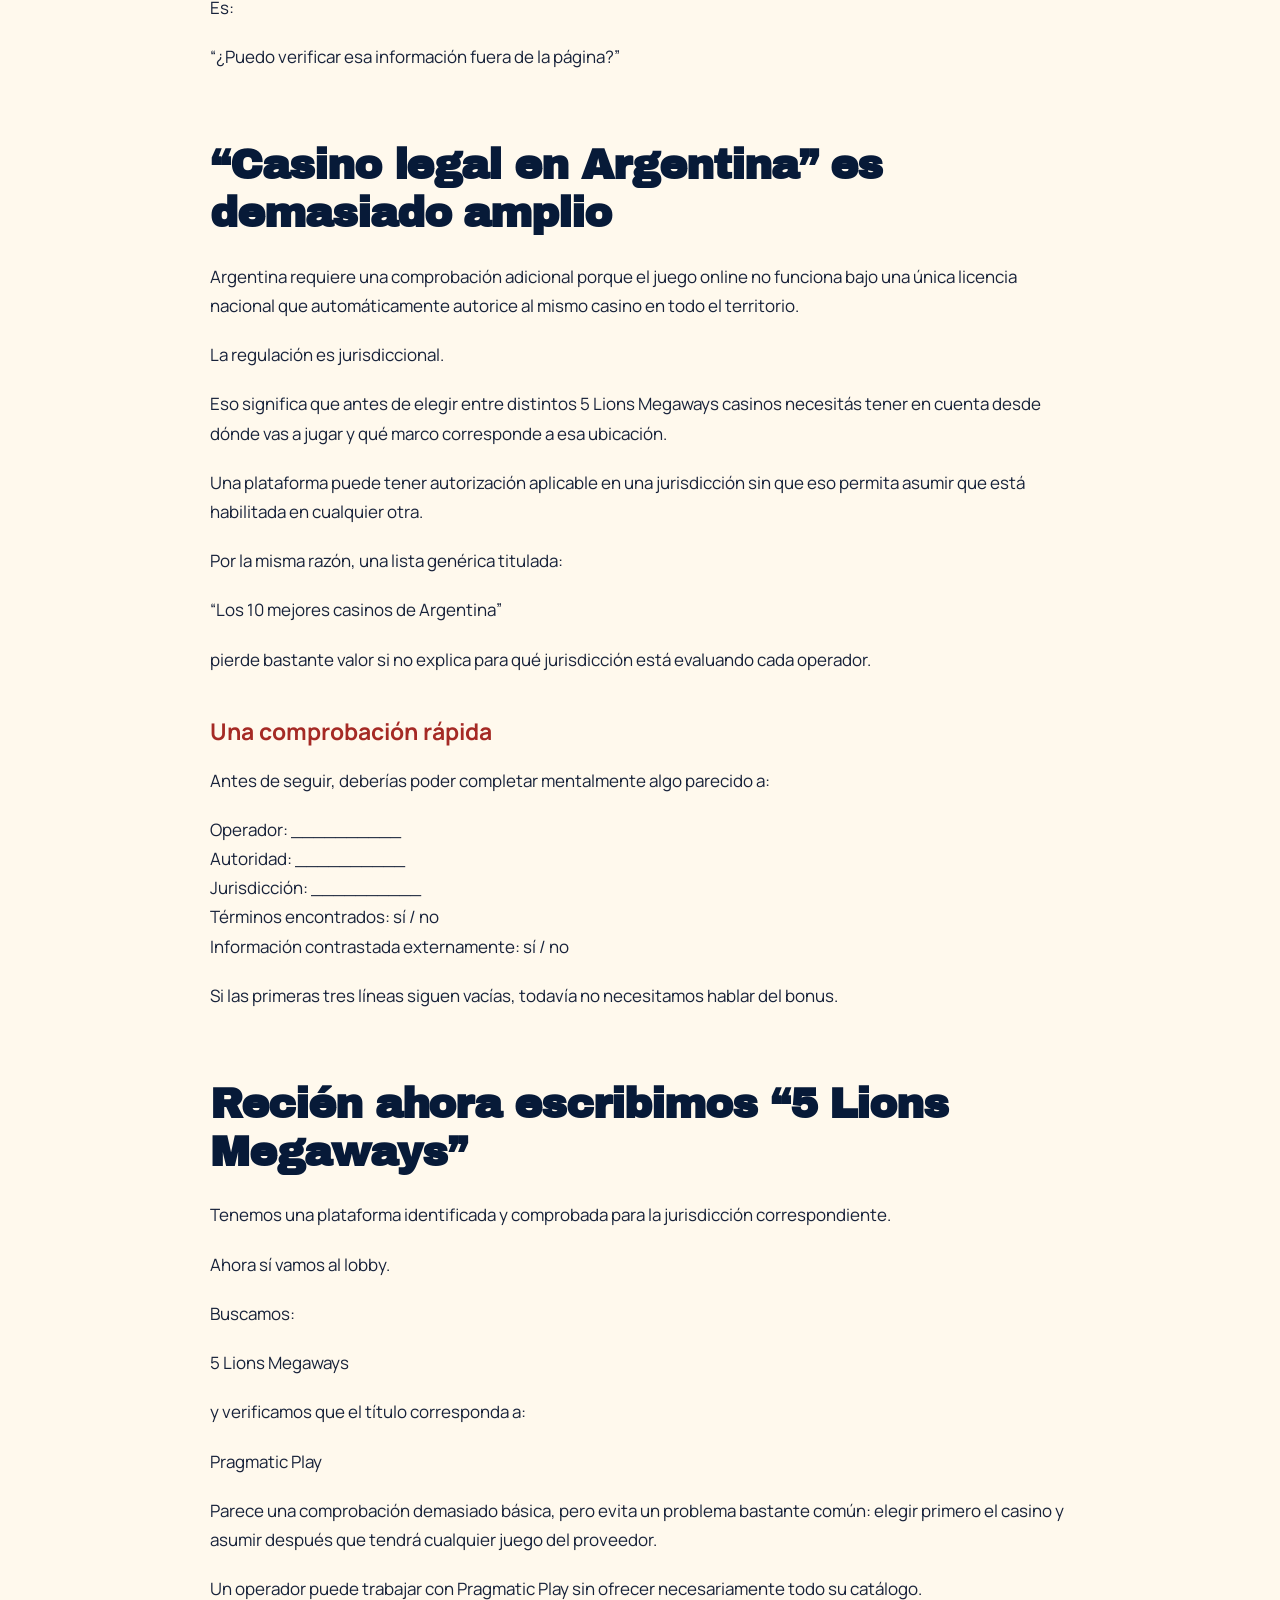
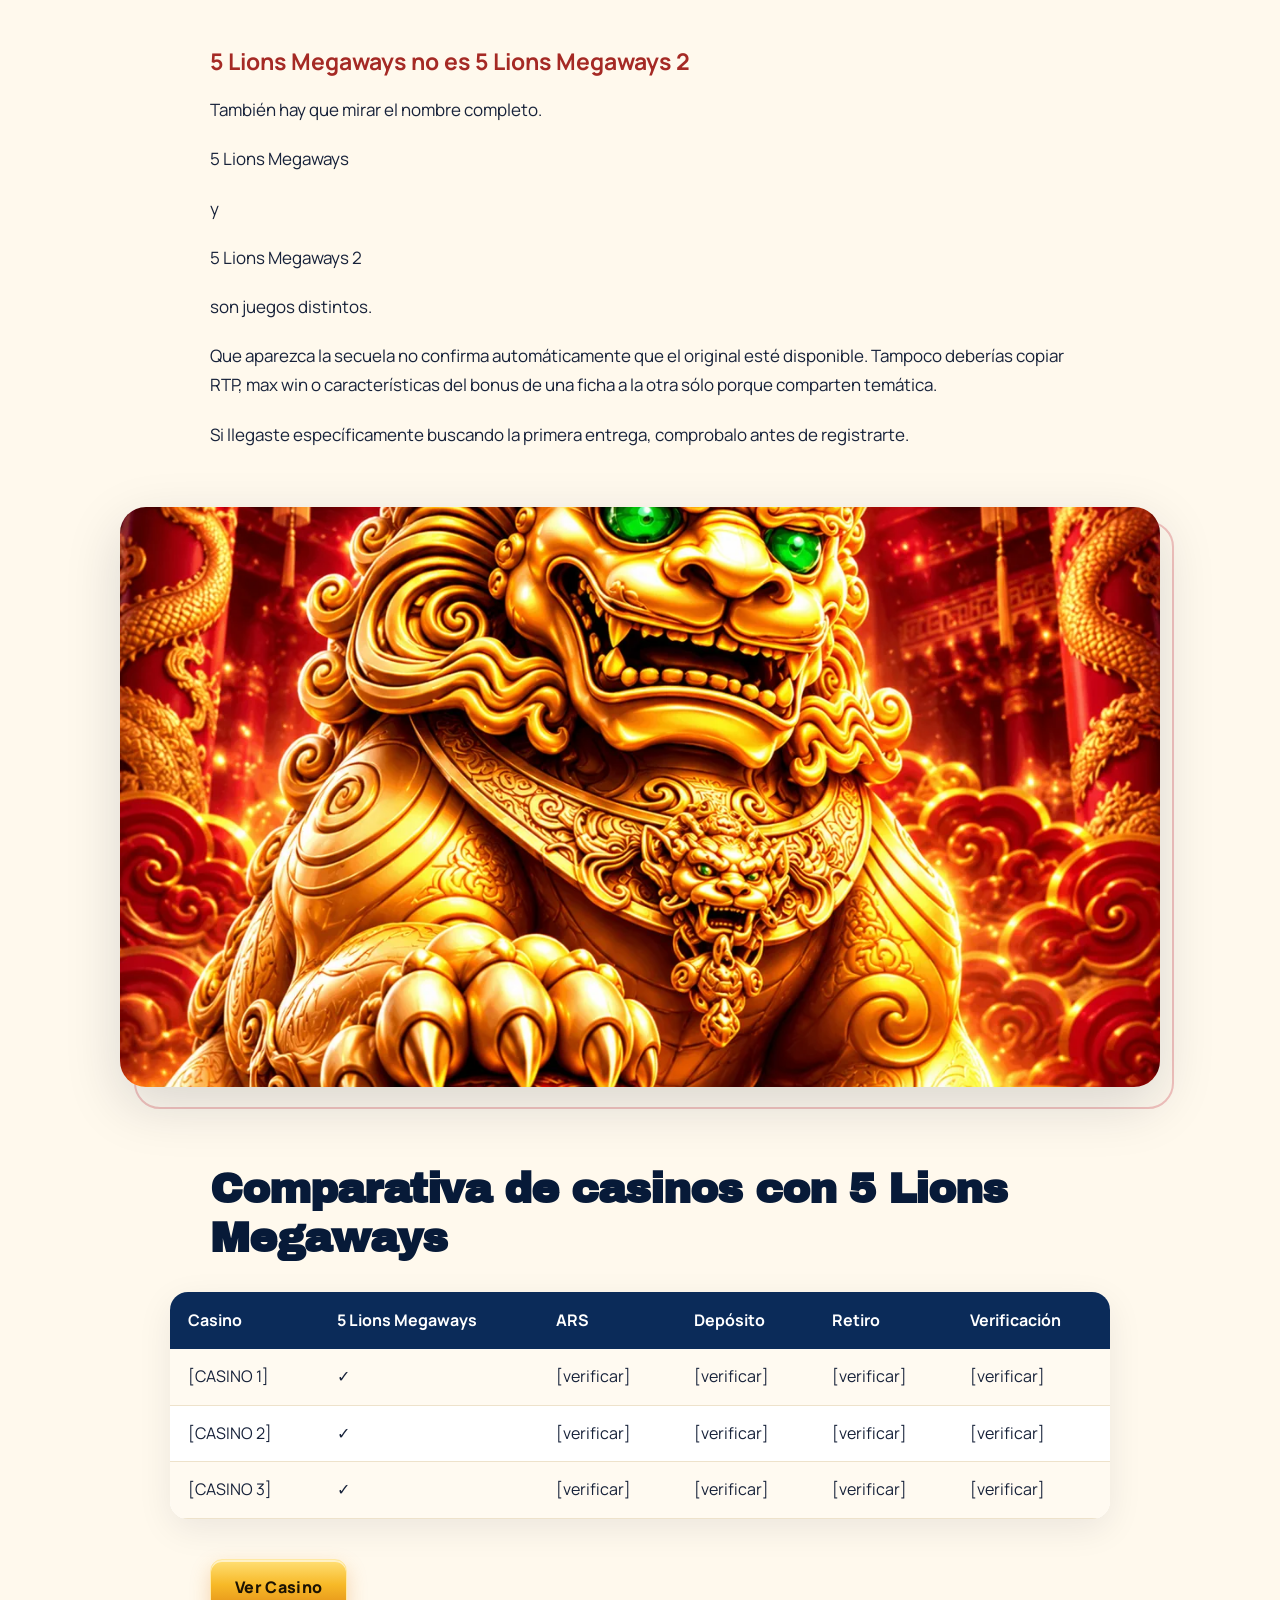
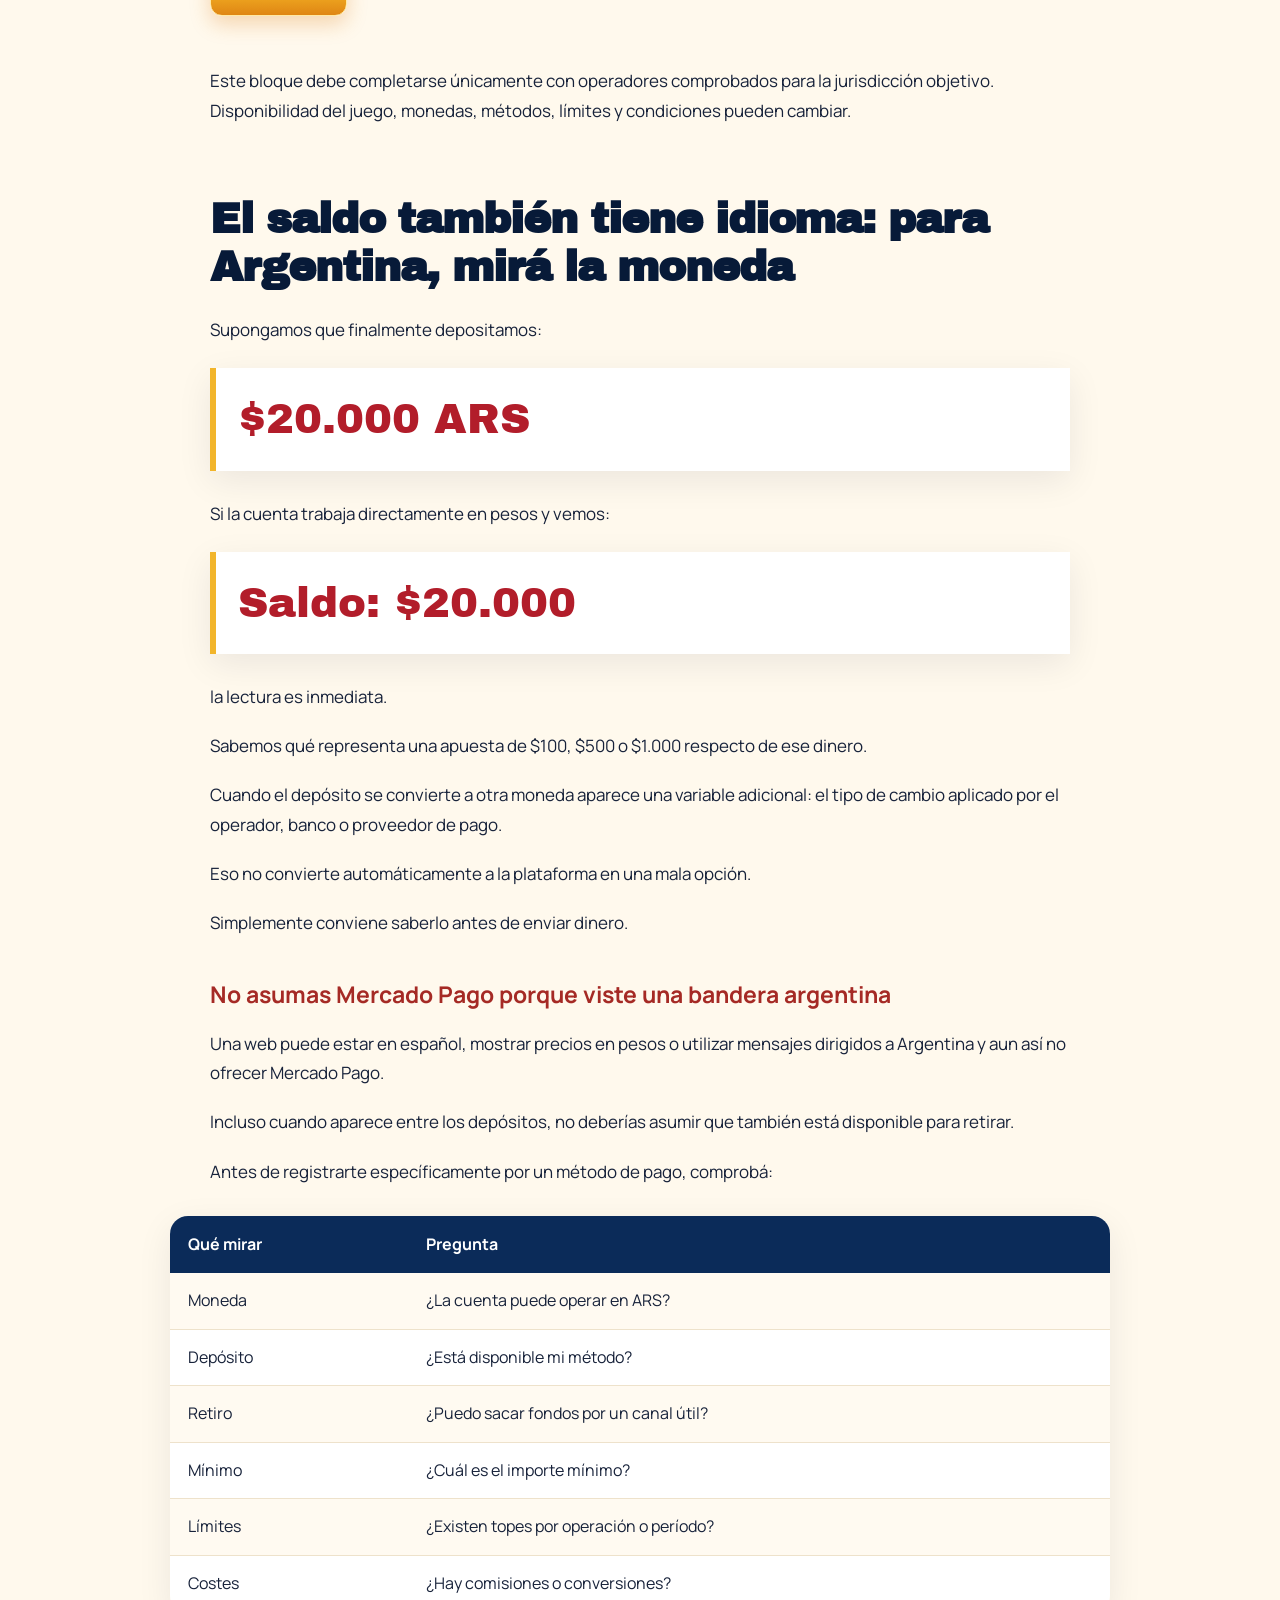
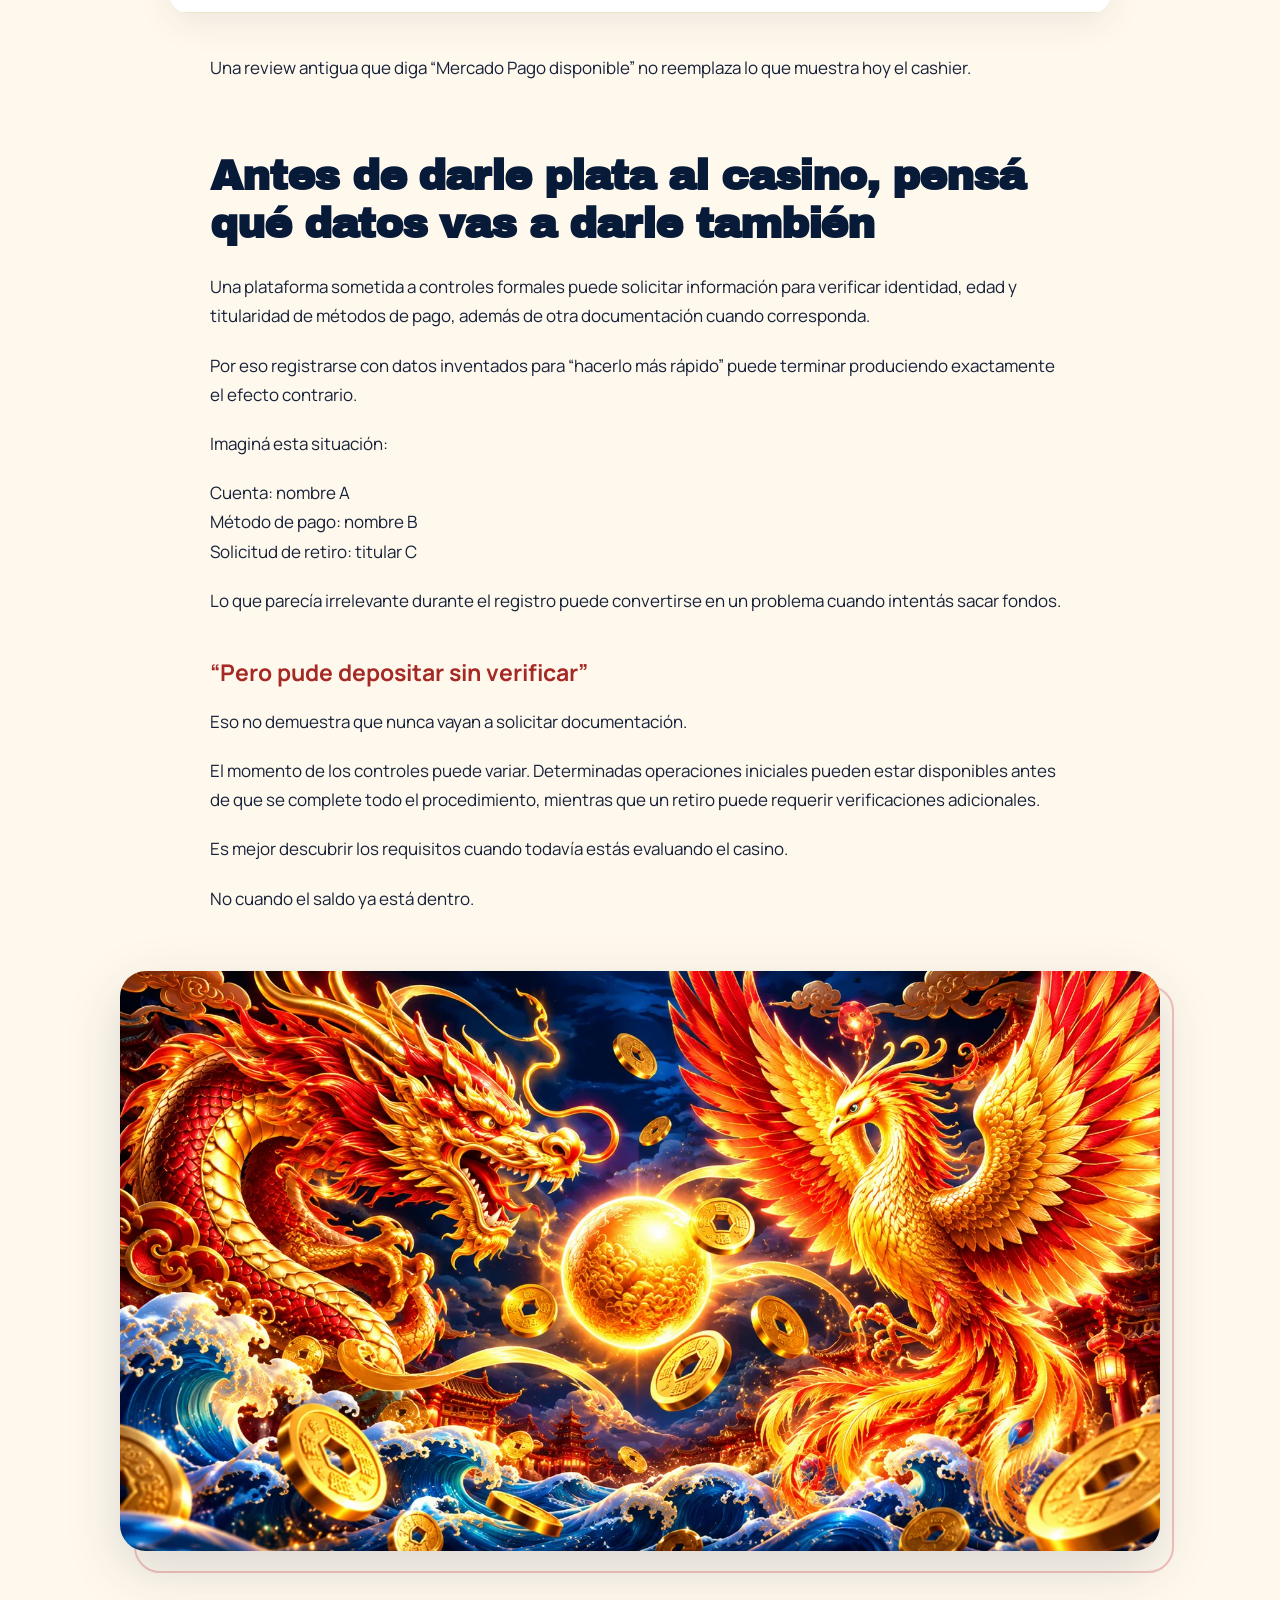
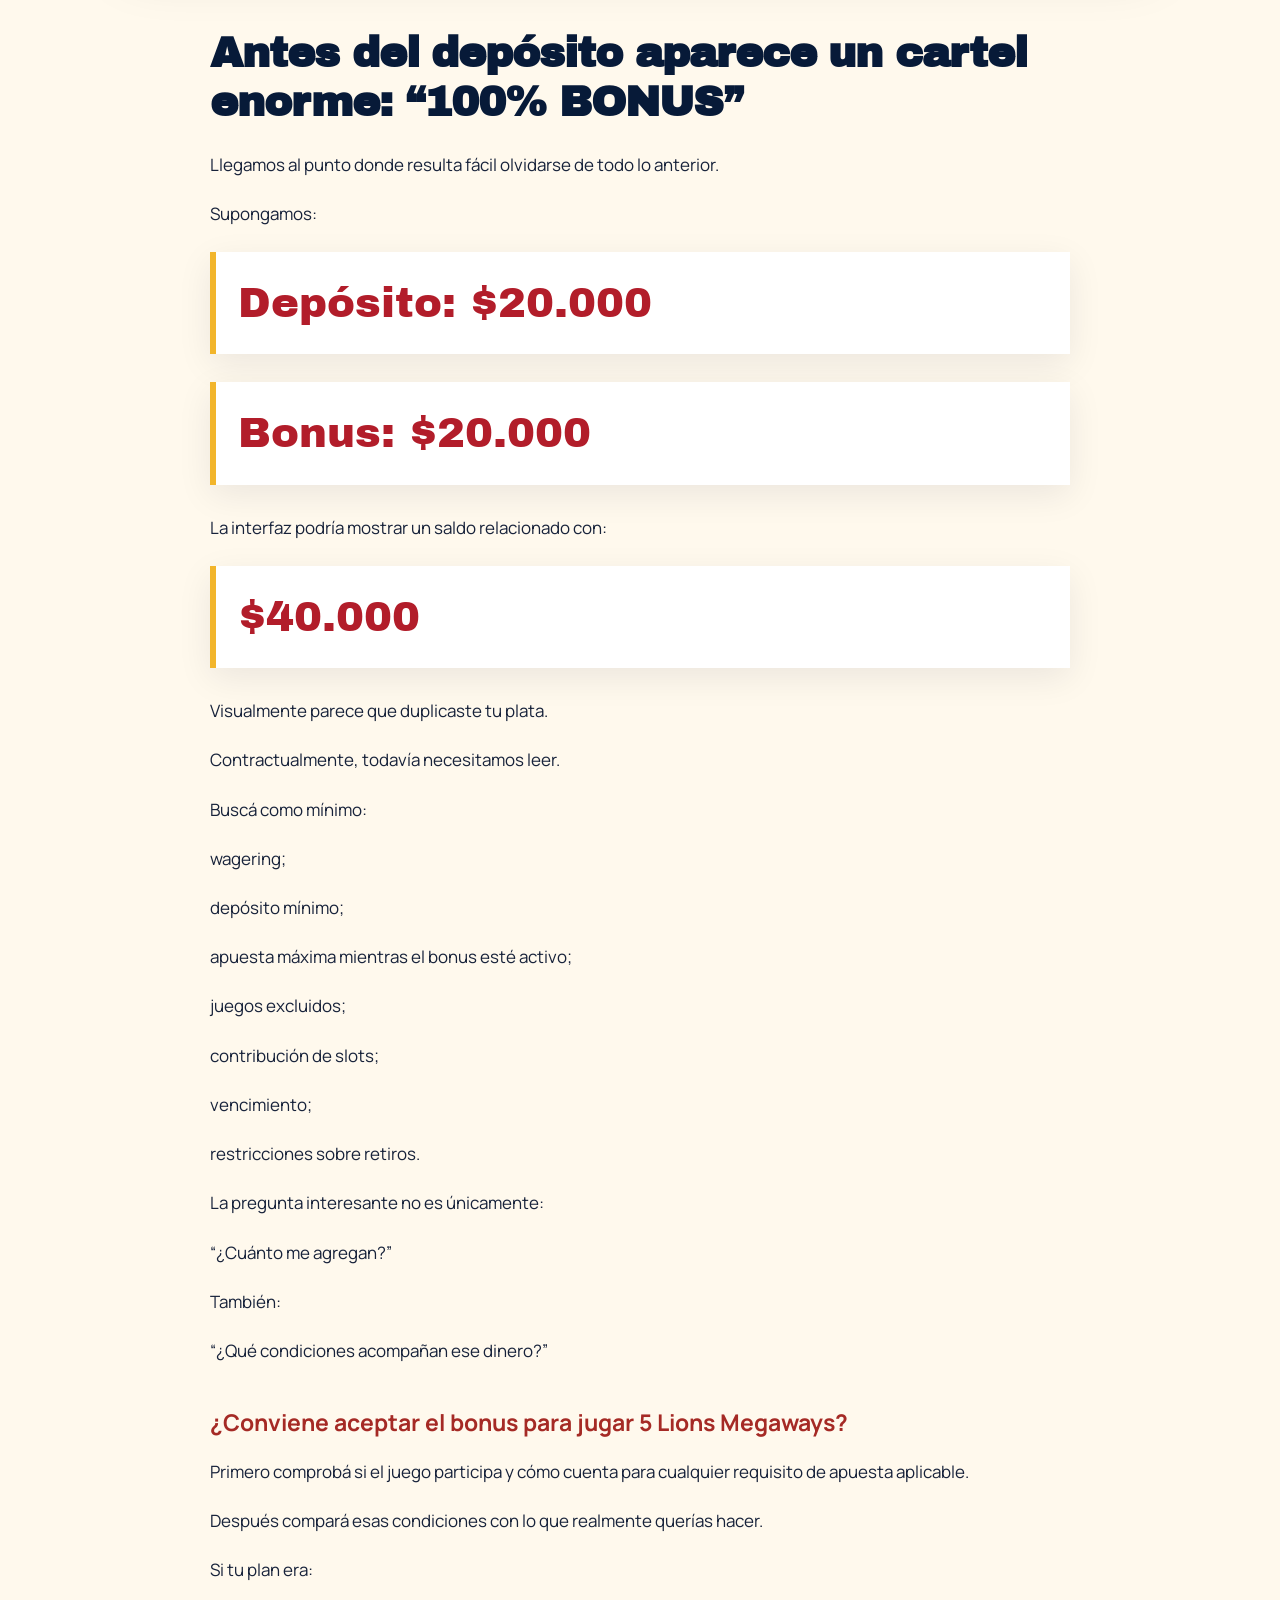
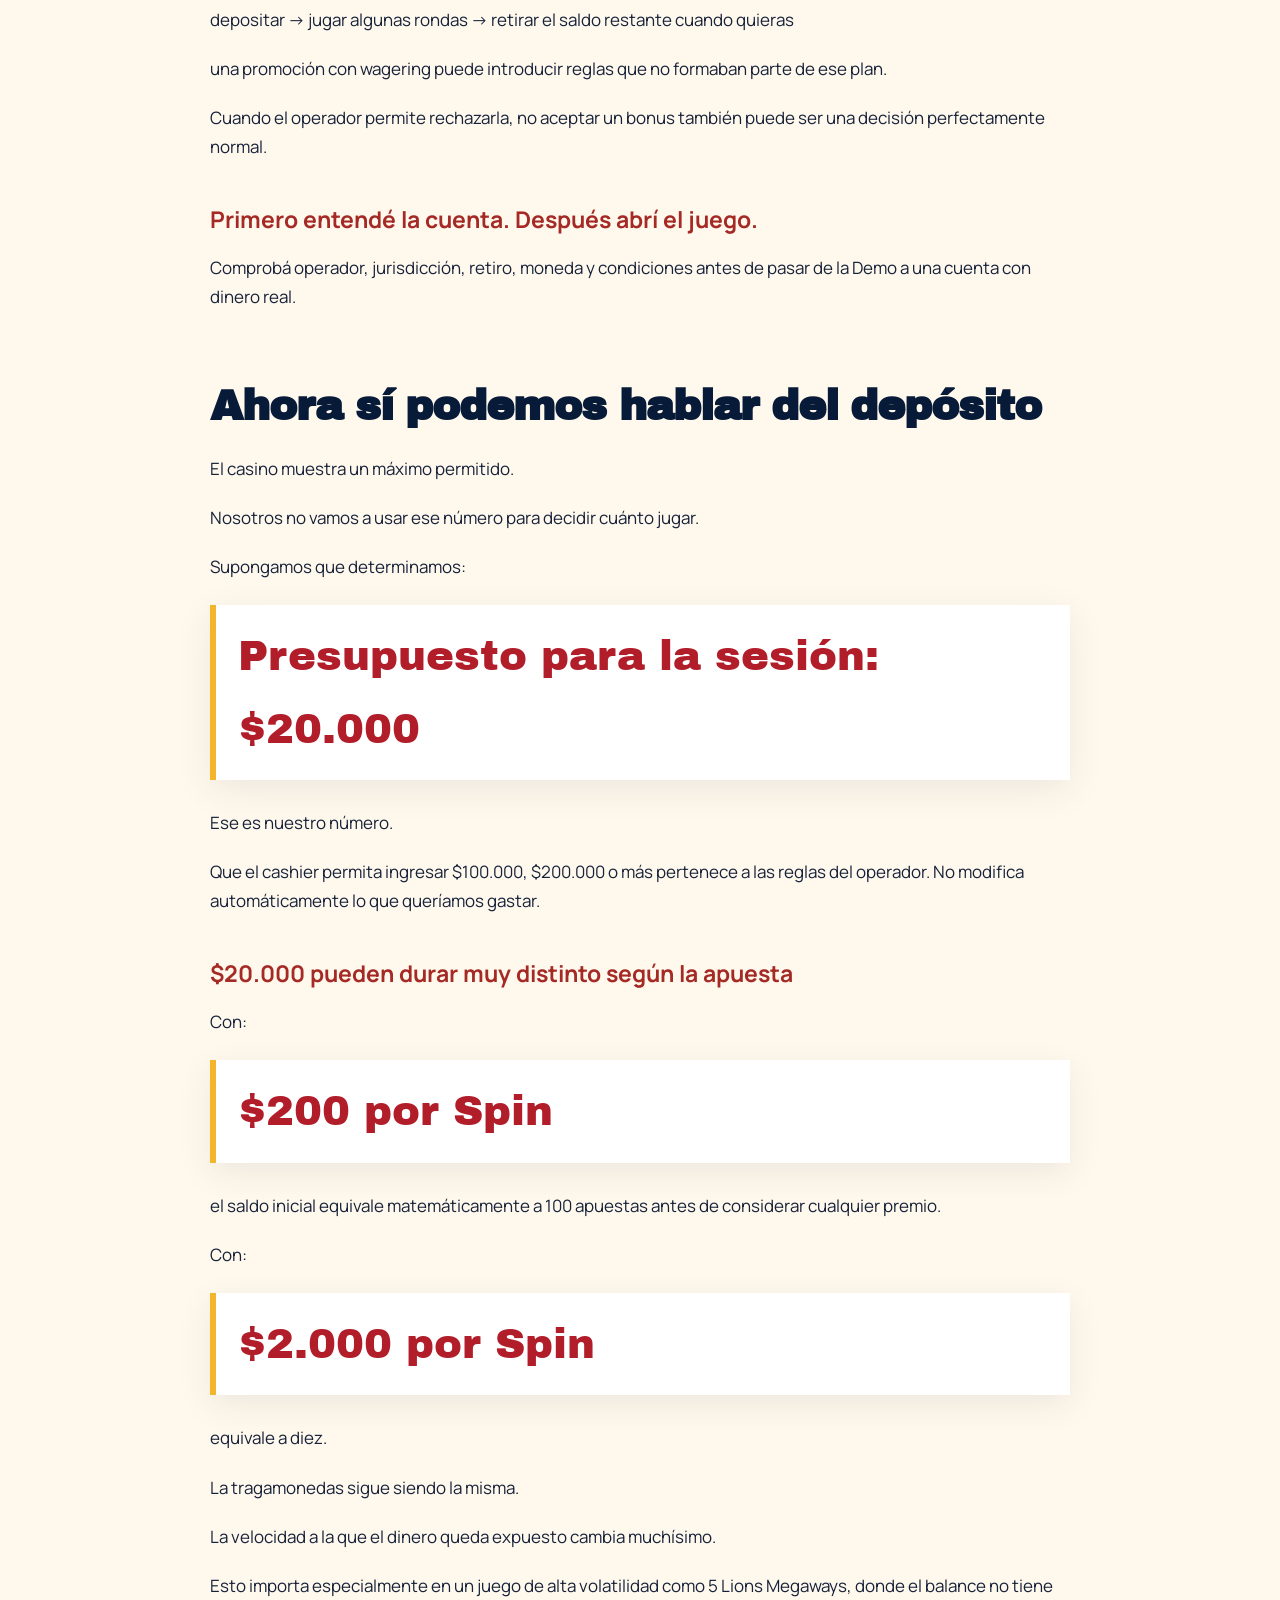
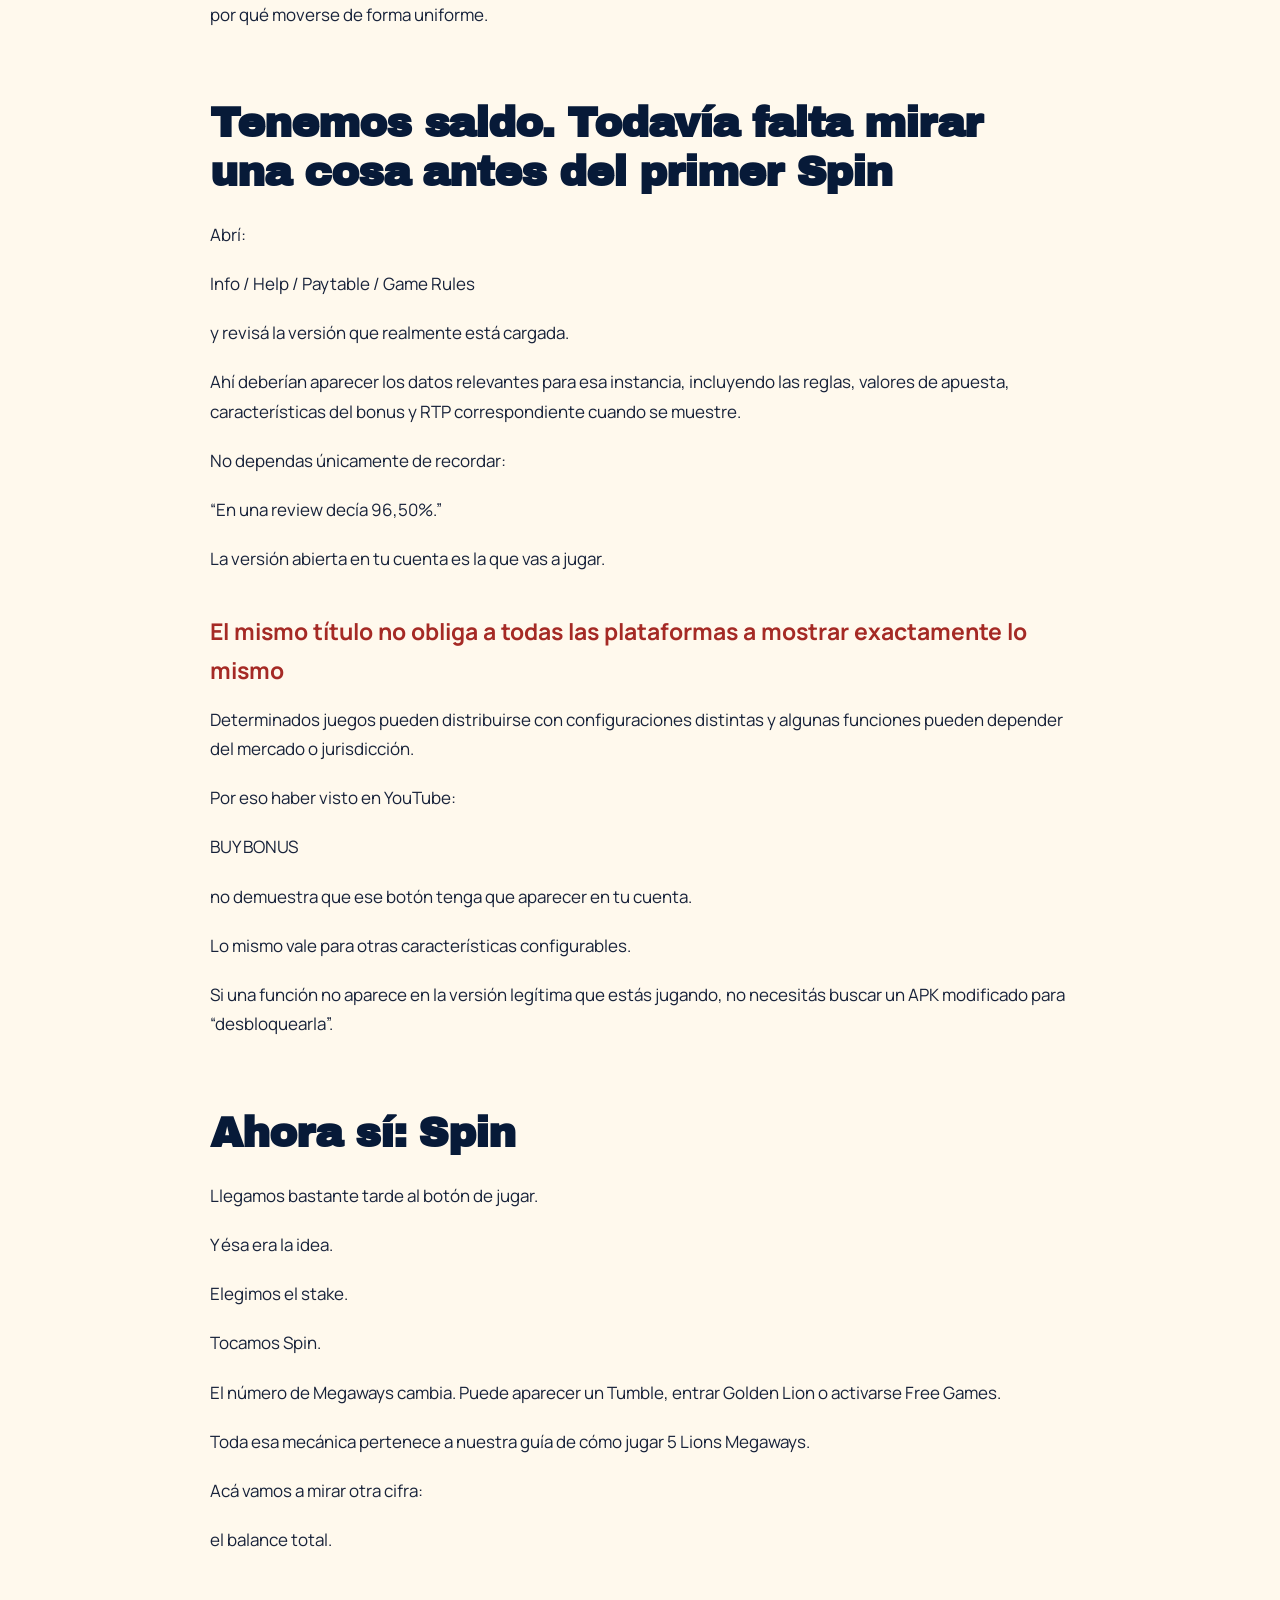
<file: 5-lions-megaways-casino/index.html>
<!doctype html><html lang="es-AR"><head><meta charset="utf-8"><meta name="viewport" content="width=device-width,initial-scale=1"><title>5 Lions Megaways Casino: Dónde Jugar en Argentina</title><meta name="description" content="Dónde jugar 5 Lions Megaways con dinero real en Argentina y qué revisar antes de depositar: operador, ARS, retiros, bonos y juego móvil."><meta name="google-site-verification" content="sS1BB7EEUj-s7YXftbm7HTyzS3VdaFH6SpnUiCFw_8Y" /><link rel="canonical" href="https://worldpercussioncenter.com/5-lions-megaways-casino/"><meta name="robots" content="index,follow,max-image-preview:large"><meta property="og:title" content="5 Lions Megaways Casino: Dónde Jugar en Argentina"><meta property="og:description" content="Dónde jugar 5 Lions Megaways con dinero real en Argentina y qué revisar antes de depositar: operador, ARS, retiros, bonos y juego móvil."><meta property="og:url" content="https://worldpercussioncenter.com/5-lions-megaways-casino/"><meta property="og:type" content="website"><meta property="og:image" content="https://worldpercussioncenter.com/assets/img/hero.webp"><meta name="twitter:card" content="summary_large_image"><link rel="icon" href="/favicon.png"><link rel="stylesheet" href="/assets/css/lions.css"><script type="application/ld+json">{"@context": "https://schema.org", "@type": "WebPage", "name": "5 Lions Megaways Casino: Dónde Jugar en Argentina", "description": "Dónde jugar 5 Lions Megaways con dinero real en Argentina y qué revisar antes de depositar: operador, ARS, retiros, bonos y juego móvil.", "url": "https://worldpercussioncenter.com/5-lions-megaways-casino/", "inLanguage": "es-AR", "isPartOf": {"@type": "WebSite", "name": "5 Lions Megaways Argentina", "url": "https://worldpercussioncenter.com/"}}</script></head><body>
<header class="site-head"><div class="head-inner"><a class="brand" href="/5-lions-megaways/"><img src="/assets/img/logo.webp" alt="5 Lions Megaways"></a><input id="navtoggle" class="navtoggle" type="checkbox"><label for="navtoggle" class="navicon" aria-label="Abrir menú"><span></span><span></span><span></span></label><nav class="main-nav"><a href="/5-lions-megaways/" class="">Demo gratis</a><a href="/como-jugar-5-lions-megaways/" class="">Cómo jugar</a><a href="/como-ganar-5-lions-megaways/" class="">Estrategia</a><a href="/5-lions-megaways-casino/" class="active">Casino</a><a href="/5-lions-megaways-2/" class="">5 Lions 2</a></nav><a class="head-cta" href="/go/">JUGAR</a></div></header>
<main><section class="hero"><div class="hero-bg"></div><div class="hero-inner"><div class="hero-copy"><span class="eyebrow">ARGENTINA · +18</span><div class="hero-title"><h1>5 Lions Megaways Casino: antes de depositar, recorramos el camino de vuelta</h1><p>Dónde jugar 5 Lions Megaways con dinero real en Argentina y qué revisar antes de depositar: operador, ARS, retiros, bonos y juego móvil.</p><a class="cta-btn hero-btn" href="/go/">Jugar ahora</a><div class="hero-facts"><span>117.649 ways</span><span>Golden Lion Wild</span><span>Free Games</span></div></div></div></section>
<article class="content-shell"><p>Imaginemos que ya pasó todo.</p><p>Encontraste 5 Lions Megaways, depositaste, jugaste y tuviste una buena sesión. Ahora el saldo del casino muestra $45.000 y querés sacar una parte.</p><p>¿A dónde va ese dinero?</p><p>¿Qué método podés usar? ¿La cuenta necesita verificación? ¿Existe un mínimo de retiro? ¿Tenés un bonus activo? ¿El operador puede ofrecer legalmente el servicio donde estás?</p><p>Si todavía no sabés responder esas preguntas, quizás sea demasiado pronto para depositar.</p><p>Encontrar el botón DEPOSITAR casi nunca es la parte difícil. Por eso vamos a elegir un 5 Lions Megaways casino recorriendo el proceso al revés.</p><nav class="toc" aria-label="Contenido"><div class="toc-kicker">RECORRIDO</div><h2 id="nuestro-recorrido">Nuestro recorrido</h2><div class="toc-links"><a href="#retiro">Tenemos $45.000 en el balance. ¿Cómo salen de ahí?</a><a href="#operador">Ahora volvamos un paso: ¿quién tiene nuestros hipotéticos $45.000?</a><a href="#jurisdiccion">“Casino legal en Argentina” es demasiado amplio</a><a href="#juego">Recién ahora escribimos “5 Lions Megaways”</a><a href="#pagos">El saldo también tiene idioma: para Argentina, mirá la moneda</a><a href="#kyc">Antes de darle plata al casino, pensá qué datos vas a darle también</a><a href="#bono">Antes del depósito aparece un cartel enorme: “100% BONUS”</a><a href="#deposito">Ahora sí podemos hablar del depósito</a><a href="#version">Tenemos saldo. Todavía falta mirar una cosa antes del primer Spin</a><a href="#jugar">Ahora sí: Spin</a><a href="#prueba-retiro">Llegamos al punto por el que empezamos: hagamos un retiro</a><a href="#apk">¿Dónde entra 5 Lions Megaways APK en todo este recorrido?</a></div></nav><h2 id="retiro">Tenemos $45.000 en el balance. ¿Cómo salen de ahí?</h2><p>Todavía no abrimos ninguna cuenta real. Es un ejercicio.</p><p>Entrá a la información del casino que estés evaluando y buscá:</p><p>Retiros / Withdrawals / Pagos</p><p>Ahora intentá averiguar cinco cosas:</p><p>qué métodos permiten retirar;</p><p>cuál es el importe mínimo;</p><p>qué límites existen por operación, día o mes;</p><p>qué verificación puede solicitar el operador;</p><p>cuánto informa que tarda el procesamiento.</p><p>Si necesitás depositar para recién entonces descubrir esta información, ya hay algo que no pudiste comprobar de antemano.</p><p>Un casino no se evalúa solamente por la velocidad con la que recibe plata.</p><p>También importa el camino de vuelta.</p><h3>Depositar por un método no garantiza retirar por el mismo</h3><p>Supongamos que el cashier permite financiar la cuenta mediante un determinado proveedor.</p><p>Eso no significa necesariamente que el mismo canal vaya a aparecer en Withdrawals.</p><p>Las opciones pueden depender del método utilizado inicialmente, titularidad, verificación, límites del proveedor, controles del operador y disponibilidad regional.</p><p>Por eso estamos mirando el retiro primero.</p><p>No porque esperemos un problema, sino porque todavía estamos a tiempo de descartar una plataforma sin haber dejado dinero dentro.</p><figure class="story-image"><img src="/assets/img/gameplay.webp" alt="5 Lions Megaways - Ahora volvamos un paso: ¿quién tiene nuestros hipotéticos $45.000?" loading="lazy"></figure><h2 id="operador">Ahora volvamos un paso: ¿quién tiene nuestros hipotéticos $45.000?</h2><p>Bajá hasta el footer.</p><p>No busques primero el logo más conocido ni la promoción.</p><p>Buscá una empresa.</p><p>Queremos encontrar información que permita identificar:</p><p>quién opera el sitio</p><p>bajo qué autorización</p><p>qué términos rigen la cuenta</p><p>y</p><p>qué entidad corresponde a esa operación</p><p>Un sello que simplemente diga:</p><p>LICENSED CASINO</p><p>no responde esas preguntas.</p><h3>La comprobación no debería terminar dentro del propio casino</h3><p>Una web puede colocar en su footer prácticamente cualquier imagen.</p><p>Por eso, cuando haya datos de autorización, contrastalos con la fuente oficial de la autoridad correspondiente.</p><p>La pregunta útil no es:</p><p>“¿La página dice que está regulada?”</p><p>Es:</p><p>“¿Puedo verificar esa información fuera de la página?”</p><h2 id="jurisdiccion">“Casino legal en Argentina” es demasiado amplio</h2><p>Argentina requiere una comprobación adicional porque el juego online no funciona bajo una única licencia nacional que automáticamente autorice al mismo casino en todo el territorio.</p><p>La regulación es jurisdiccional.</p><p>Eso significa que antes de elegir entre distintos 5 Lions Megaways casinos necesitás tener en cuenta desde dónde vas a jugar y qué marco corresponde a esa ubicación.</p><p>Una plataforma puede tener autorización aplicable en una jurisdicción sin que eso permita asumir que está habilitada en cualquier otra.</p><p>Por la misma razón, una lista genérica titulada:</p><p>“Los 10 mejores casinos de Argentina”</p><p>pierde bastante valor si no explica para qué jurisdicción está evaluando cada operador.</p><h3>Una comprobación rápida</h3><p>Antes de seguir, deberías poder completar mentalmente algo parecido a:</p><p>Operador: __________<br>Autoridad: __________<br>Jurisdicción: __________<br>Términos encontrados: sí / no<br>Información contrastada externamente: sí / no</p><p>Si las primeras tres líneas siguen vacías, todavía no necesitamos hablar del bonus.</p><h2 id="juego">Recién ahora escribimos “5 Lions Megaways”</h2><p>Tenemos una plataforma identificada y comprobada para la jurisdicción correspondiente.</p><p>Ahora sí vamos al lobby.</p><p>Buscamos:</p><p>5 Lions Megaways</p><p>y verificamos que el título corresponda a:</p><p>Pragmatic Play</p><p>Parece una comprobación demasiado básica, pero evita un problema bastante común: elegir primero el casino y asumir después que tendrá cualquier juego del proveedor.</p><p>Un operador puede trabajar con Pragmatic Play sin ofrecer necesariamente todo su catálogo.</p><h3>5 Lions Megaways no es 5 Lions Megaways 2</h3><p>También hay que mirar el nombre completo.</p><p>5 Lions Megaways</p><p>y</p><p>5 Lions Megaways 2</p><p>son juegos distintos.</p><p>Que aparezca la secuela no confirma automáticamente que el original esté disponible. Tampoco deberías copiar RTP, max win o características del bonus de una ficha a la otra sólo porque comparten temática.</p><p>Si llegaste específicamente buscando la primera entrega, comprobalo antes de registrarte.</p><figure class="story-image"><img src="/assets/img/lion.webp" alt="5 Lions Megaways - Comparativa de casinos con 5 Lions Megaways" loading="lazy"></figure><h2 id="comparativa-de-casinos-con-5-lions-megaways">Comparativa de casinos con 5 Lions Megaways</h2><div class="table-scroll"><table><tr><th>Casino</th><th>5 Lions Megaways</th><th>ARS</th><th>Depósito</th><th>Retiro</th><th>Verificación</th></tr><tr><td>[CASINO 1]</td><td>✓</td><td>[verificar]</td><td>[verificar]</td><td>[verificar]</td><td>[verificar]</td></tr><tr><td>[CASINO 2]</td><td>✓</td><td>[verificar]</td><td>[verificar]</td><td>[verificar]</td><td>[verificar]</td></tr><tr><td>[CASINO 3]</td><td>✓</td><td>[verificar]</td><td>[verificar]</td><td>[verificar]</td><td>[verificar]</td></tr></table></div><div class="inline-action"><a class="cta-btn" href="/go/">Ver Casino</a></div><p>Este bloque debe completarse únicamente con operadores comprobados para la jurisdicción objetivo. Disponibilidad del juego, monedas, métodos, límites y condiciones pueden cambiar.</p><h2 id="pagos">El saldo también tiene idioma: para Argentina, mirá la moneda</h2><p>Supongamos que finalmente depositamos:</p><div class="number-chip">$20.000 ARS</div><p>Si la cuenta trabaja directamente en pesos y vemos:</p><div class="number-chip">Saldo: $20.000</div><p>la lectura es inmediata.</p><p>Sabemos qué representa una apuesta de $100, $500 o $1.000 respecto de ese dinero.</p><p>Cuando el depósito se convierte a otra moneda aparece una variable adicional: el tipo de cambio aplicado por el operador, banco o proveedor de pago.</p><p>Eso no convierte automáticamente a la plataforma en una mala opción.</p><p>Simplemente conviene saberlo antes de enviar dinero.</p><h3>No asumas Mercado Pago porque viste una bandera argentina</h3><p>Una web puede estar en español, mostrar precios en pesos o utilizar mensajes dirigidos a Argentina y aun así no ofrecer Mercado Pago.</p><p>Incluso cuando aparece entre los depósitos, no deberías asumir que también está disponible para retirar.</p><p>Antes de registrarte específicamente por un método de pago, comprobá:</p><div class="table-scroll"><table><tr><th>Qué mirar</th><th>Pregunta</th></tr><tr><td>Moneda</td><td>¿La cuenta puede operar en ARS?</td></tr><tr><td>Depósito</td><td>¿Está disponible mi método?</td></tr><tr><td>Retiro</td><td>¿Puedo sacar fondos por un canal útil?</td></tr><tr><td>Mínimo</td><td>¿Cuál es el importe mínimo?</td></tr><tr><td>Límites</td><td>¿Existen topes por operación o período?</td></tr><tr><td>Costes</td><td>¿Hay comisiones o conversiones?</td></tr></table></div><p>Una review antigua que diga “Mercado Pago disponible” no reemplaza lo que muestra hoy el cashier.</p><h2 id="kyc">Antes de darle plata al casino, pensá qué datos vas a darle también</h2><p>Una plataforma sometida a controles formales puede solicitar información para verificar identidad, edad y titularidad de métodos de pago, además de otra documentación cuando corresponda.</p><p>Por eso registrarse con datos inventados para “hacerlo más rápido” puede terminar produciendo exactamente el efecto contrario.</p><p>Imaginá esta situación:</p><p>Cuenta: nombre A<br>Método de pago: nombre B<br>Solicitud de retiro: titular C</p><p>Lo que parecía irrelevante durante el registro puede convertirse en un problema cuando intentás sacar fondos.</p><h3>“Pero pude depositar sin verificar”</h3><p>Eso no demuestra que nunca vayan a solicitar documentación.</p><p>El momento de los controles puede variar. Determinadas operaciones iniciales pueden estar disponibles antes de que se complete todo el procedimiento, mientras que un retiro puede requerir verificaciones adicionales.</p><p>Es mejor descubrir los requisitos cuando todavía estás evaluando el casino.</p><p>No cuando el saldo ya está dentro.</p><figure class="story-image"><img src="/assets/img/dragon.webp" alt="5 Lions Megaways - Antes del depósito aparece un cartel enorme: “100% BONUS”" loading="lazy"></figure><h2 id="bono">Antes del depósito aparece un cartel enorme: “100% BONUS”</h2><p>Llegamos al punto donde resulta fácil olvidarse de todo lo anterior.</p><p>Supongamos:</p><div class="number-chip">Depósito: $20.000</div><div class="number-chip">Bonus: $20.000</div><p>La interfaz podría mostrar un saldo relacionado con:</p><div class="number-chip">$40.000</div><p>Visualmente parece que duplicaste tu plata.</p><p>Contractualmente, todavía necesitamos leer.</p><p>Buscá como mínimo:</p><p>wagering;</p><p>depósito mínimo;</p><p>apuesta máxima mientras el bonus esté activo;</p><p>juegos excluidos;</p><p>contribución de slots;</p><p>vencimiento;</p><p>restricciones sobre retiros.</p><p>La pregunta interesante no es únicamente:</p><p>“¿Cuánto me agregan?”</p><p>También:</p><p>“¿Qué condiciones acompañan ese dinero?”</p><h3>¿Conviene aceptar el bonus para jugar 5 Lions Megaways?</h3><p>Primero comprobá si el juego participa y cómo cuenta para cualquier requisito de apuesta aplicable.</p><p>Después compará esas condiciones con lo que realmente querías hacer.</p><p>Si tu plan era:</p><p>depositar → jugar algunas rondas → retirar el saldo restante cuando quieras</p><p>una promoción con wagering puede introducir reglas que no formaban parte de ese plan.</p><p>Cuando el operador permite rechazarla, no aceptar un bonus también puede ser una decisión perfectamente normal.</p><h3>Primero entendé la cuenta. Después abrí el juego.</h3><p>Comprobá operador, jurisdicción, retiro, moneda y condiciones antes de pasar de la Demo a una cuenta con dinero real.</p><h2 id="deposito">Ahora sí podemos hablar del depósito</h2><p>El casino muestra un máximo permitido.</p><p>Nosotros no vamos a usar ese número para decidir cuánto jugar.</p><p>Supongamos que determinamos:</p><div class="number-chip">Presupuesto para la sesión: $20.000</div><p>Ese es nuestro número.</p><p>Que el cashier permita ingresar $100.000, $200.000 o más pertenece a las reglas del operador. No modifica automáticamente lo que queríamos gastar.</p><h3>$20.000 pueden durar muy distinto según la apuesta</h3><p>Con:</p><div class="number-chip">$200 por Spin</div><p>el saldo inicial equivale matemáticamente a 100 apuestas antes de considerar cualquier premio.</p><p>Con:</p><div class="number-chip">$2.000 por Spin</div><p>equivale a diez.</p><p>La tragamonedas sigue siendo la misma.</p><p>La velocidad a la que el dinero queda expuesto cambia muchísimo.</p><p>Esto importa especialmente en un juego de alta volatilidad como 5 Lions Megaways, donde el balance no tiene por qué moverse de forma uniforme.</p><h2 id="version">Tenemos saldo. Todavía falta mirar una cosa antes del primer Spin</h2><p>Abrí:</p><p>Info / Help / Paytable / Game Rules</p><p>y revisá la versión que realmente está cargada.</p><p>Ahí deberían aparecer los datos relevantes para esa instancia, incluyendo las reglas, valores de apuesta, características del bonus y RTP correspondiente cuando se muestre.</p><p>No dependas únicamente de recordar:</p><p>“En una review decía 96,50%.”</p><p>La versión abierta en tu cuenta es la que vas a jugar.</p><h3>El mismo título no obliga a todas las plataformas a mostrar exactamente lo mismo</h3><p>Determinados juegos pueden distribuirse con configuraciones distintas y algunas funciones pueden depender del mercado o jurisdicción.</p><p>Por eso haber visto en YouTube:</p><p>BUY BONUS</p><p>no demuestra que ese botón tenga que aparecer en tu cuenta.</p><p>Lo mismo vale para otras características configurables.</p><p>Si una función no aparece en la versión legítima que estás jugando, no necesitás buscar un APK modificado para “desbloquearla”.</p><h2 id="jugar">Ahora sí: Spin</h2><p>Llegamos bastante tarde al botón de jugar.</p><p>Y ésa era la idea.</p><p>Elegimos el stake.</p><p>Tocamos Spin.</p><p>El número de Megaways cambia. Puede aparecer un Tumble, entrar Golden Lion o activarse Free Games.</p><p>Toda esa mecánica pertenece a nuestra guía de cómo jugar 5 Lions Megaways.</p><p>Acá vamos a mirar otra cifra:</p><p>el balance total.</p><h3>Una animación de 5.000</h3><p>Imaginemos:</p><div class="number-chip">Depósito inicial: $20.000</div><p>Después de un rato:</p><div class="number-chip">Balance: $27.000</div><p>Hasta ahí:</p><div class="number-chip">+$7.000</div><p>Seguimos jugando y más tarde aparece un premio de:</p><div class="number-chip">$5.000</div><p>La animación es grande.</p><p>Pero después de contabilizar todas las apuestas realizadas entre medio, el balance muestra:</p><div class="number-chip">$16.000</div><p>Respecto del inicio:</p><div class="number-chip">$16.000 − 4.000</div><div class="number-chip">El premio de $5.000 existió.</div><p>La sesión completa sigue cuatro mil pesos abajo.</p><p>Mirar solamente los wins destacados puede esconder cuánto dinero pasó por los rodillos entre uno y otro.</p><h2 id="prueba-retiro">Llegamos al punto por el que empezamos: hagamos un retiro</h2><p>Ahora tenemos saldo retirable y queremos comprobar cómo funciona realmente la cuenta.</p><p>Solicitamos un retiro respetando las condiciones del operador.</p><p>Ahí dejamos de leer promesas y podemos observar:</p><p>si la verificación estaba completa;</p><p>si el método elegido funciona;</p><p>si solicitan documentación adicional;</p><p>qué estado muestra la operación;</p><p>cuánto tarda el procesamiento;</p><p>si aparecen límites relevantes.</p><p>Un depósito exitoso demuestra que el casino pudo recibir nuestro dinero.</p><p>Un retiro completado comprueba una parte bastante más interesante del circuito.</p><h3>“Pending” todavía no cuenta toda la historia</h3><p>Una solicitud puede pasar por etapas de procesamiento antes de completarse.</p><p>Primero compará el tiempo transcurrido con los plazos publicados por el operador.</p><p>Si todavía está dentro de ellos, un estado pendiente no demuestra por sí solo que exista un problema.</p><p>Si el plazo ya fue superado, guardá:</p><p>ID de transacción + fecha + importe + capturas + respuestas de soporte</p><p>y continuá el caso mediante los canales oficiales.</p><p>Tener esos datos juntos suele ser mucho más útil que abrir varios chats nuevos empezando la explicación desde cero.</p><h3>Hay otro botón que merece atención: “Cancelar retiro”</h3><p>Supongamos que solicitaste:</p><div class="number-chip">$25.000</div><p>Mientras está pendiente volvés al lobby, ves 5 Lions Megaways y aparece la posibilidad de cancelar la operación.</p><p>Antes de hacerlo, probá una pregunta:</p><p>¿Volvería a depositar esos $25.000 si ya estuvieran en mi cuenta bancaria?</p><p>Si la respuesta es no, quizá tampoco querías realmente volver a ponerlos en juego.</p><p>Cancelar un retiro transforma otra vez ese dinero en saldo expuesto a nuevas apuestas.</p><h2 id="apk">¿Dónde entra 5 Lions Megaways APK en todo este recorrido?</h2><p>En muchos casos, en ninguna parte.</p><p>Para jugar 5 Lions Megaways online, el flujo desde celular puede ser simplemente:</p><p>casino → login → lobby → 5 Lions Megaways → jugar</p><p>No necesitás necesariamente instalar un archivo independiente.</p><p>Si el operador que ya verificaste dispone de una aplicación oficial, comprobá de dónde se obtiene.</p><p>Eso es completamente distinto de encontrar:</p><p>5-lions-megaways-mod.apk</p><p>en una web desconocida.</p><h3>“Unlimited balance”, “mejor RTP” y “bonus desbloqueado”</h3><p>Son justamente el tipo de promesas que deberían aumentar tu cautela.</p><p>Un APK externo no necesita acceso a tus contactos, SMS o códigos de autenticación para hacer que Golden Lion aparezca más seguido.</p><p>Tampoco debería considerarse auténtico simplemente porque utiliza el logo de Pragmatic Play.</p><p>Si la versión web funciona desde el navegador, instalar un archivo desconocido añade riesgo sin ser necesario para acceder al slot.</p><h2 id="seis-cosas-que-si-compararia-entre-casinos">Seis cosas que sí compararía entre casinos</h2><p>Después de recorrer todo el camino, nuestra comparación puede ser bastante corta.</p><div class="table-scroll"><table><tr><th>Qué comprobar</th><th>Qué queremos saber</th></tr><tr><td>Autorización</td><td>¿Es aplicable a nuestra jurisdicción?</td></tr><tr><td>Proveedor</td><td>¿El casino integra Pragmatic Play?</td></tr><tr><td>Juego</td><td>¿Está el 5 Lions Megaways original?</td></tr><tr><td>Moneda</td><td>¿Entendemos claramente el saldo y las conversiones?</td></tr><tr><td>Retiro</td><td>¿Existe un método que realmente podamos usar?</td></tr><tr><td>Términos</td><td>¿Podemos conocer las restricciones antes de depositar?</td></tr></table></div><p>Después de eso pueden entrar otras preferencias: catálogo, diseño móvil, soporte, promociones o velocidad de navegación.</p><p>Pero un bonus enorme no corrige una plataforma que falla en los puntos básicos.</p><h2 id="faq">Antes de registrarte, deberías poder responder esto</h2><h3>¿5 Lions Megaways está disponible en casinos de Argentina?</h3><p>Puede encontrarse en operadores que integran títulos de Pragmatic Play, pero la disponibilidad concreta depende del casino y de la jurisdicción desde la que accedas.</p><h3>¿Existe una única licencia de casino online válida para toda Argentina?</h3><p>No. El juego online se regula a nivel jurisdiccional, por lo que debe comprobarse qué marco y autoridad corresponden a la ubicación desde la que se juega.</p><h3>¿Todos los casinos con Pragmatic Play tienen 5 Lions Megaways?</h3><p>No necesariamente. Integrar al proveedor no significa que el operador tenga todos sus títulos disponibles.</p><h3>¿5 Lions Megaways y 5 Lions Megaways 2 son el mismo juego?</h3><p>No. Son títulos distintos. Si querés jugar el original, comprobá específicamente que el lobby muestre 5 Lions Megaways.</p><h3>¿Puedo jugar con pesos argentinos?</h3><p>Depende del operador. Algunas plataformas pueden ofrecer cuentas o métodos en ARS, mientras que otras utilizan otra moneda o aplican conversión.</p><h3>¿5 Lions Megaways casino acepta Mercado Pago?</h3><p>No debería asumirse. Comprobá los métodos vigentes directamente en el cashier y revisá por separado depósitos y retiros.</p><h3>¿Necesito verificar mi identidad?</h3><p>Un operador puede aplicar procedimientos de identificación y solicitar documentación, especialmente para determinadas operaciones o retiros. Revisá sus requisitos antes de depositar.</p><h3>¿Puedo depositar antes de verificar?</h3><p>Puede ser posible en algunas plataformas, pero eso no significa que nunca vayan a solicitar controles posteriormente.</p><h3>¿Un bonus mejora las probabilidades de 5 Lions Megaways?</h3><p>Una promoción puede modificar el saldo disponible y añadir condiciones. No cambia por sí misma qué símbolos aparecerán en los rodillos.</p><h3>¿Puedo retirar inmediatamente el bonus?</h3><p>Depende de los términos de la promoción. Pueden existir requisitos de apuesta y otras condiciones antes de que determinados fondos sean retirables.</p><h3>¿Qué conviene comprobar primero: depósito o retiro?</h3><p>Los dos importan, pero revisar el retiro antes de depositar permite descubrir de antemano métodos, mínimos, límites y verificaciones que podrían no encajar con lo que necesitás.</p><h3>¿Necesito descargar 5 Lions Megaways?</h3><p>Normalmente no necesitás un archivo independiente si el casino compatible permite abrir el juego desde el navegador o desde su aplicación oficial.</p><h3>¿Es seguro un 5 Lions Megaways APK modificado?</h3><p>No deberías asumir que un archivo externo es legítimo por llevar el nombre del juego. Promesas de saldo ilimitado, RTP mejorado o funciones desbloqueadas son una razón para extremar la cautela.</p><h3>¿Qué pasa si mi casino sólo tiene 5 Lions Megaways 2?</h3><p>Si buscás específicamente el original, no hace falta depositar esperando que aparezca después. Comprobá otra plataforma autorizada para tu jurisdicción que tenga el título correspondiente.</p><h2 id="elegir-el-casino-al-reves-evita-descubrir-lo-importante-demasiado-tard">Elegir el casino al revés evita descubrir lo importante demasiado tarde</h2><p>El recorrido habitual suele ser:</p><p>bonus → registro → depósito → 5 Lions Megaways → retiro</p><p>Nosotros hicimos:</p><p>retiro → operador → jurisdicción → juego → moneda → condiciones → depósito → Spin</p><p>No cambia las probabilidades de la tragamonedas.</p><p>Tampoco convierte una sesión en ganadora.</p><p>Pero cuando finalmente llegamos al botón de depósito, ya sabemos quién recibe el dinero, qué juego estamos abriendo y qué tendría que ocurrir para sacarlo otra vez.</p><p>Para elegir un 5 Lions Megaways casino, ésas son preguntas bastante más útiles que empezar por el porcentaje más grande del banner.</p><p>EL JUGAR COMPULSIVAMENTE ES PERJUDICIAL PARA LA SALUD. +18</p></article>
<section class="final-cta"><div><span class="eyebrow">5 LIONS MEGAWAYS</span><h2>¿Querés verlo en acción?</h2><p>Entrá desde Argentina y comprobá la versión disponible, sus reglas y condiciones antes de jugar.</p><a class="cta-btn" href="/go/">Abrir 5 Lions Megaways</a></div></section></main>
<footer><div class="footer-grid"><div class="footer-brand"><img src="/assets/img/logo.webp" alt="5 Lions Megaways"><p>Guía independiente en español para conocer la mecánica, Demo y opciones de 5 Lions Megaways.</p></div><div><strong>Guías</strong><a href="/5-lions-megaways/">Demo gratis</a><a href="/como-jugar-5-lions-megaways/">Cómo jugar</a><a href="/como-ganar-5-lions-megaways/">Estrategia</a><a href="/5-lions-megaways-casino/">Casino</a><a href="/5-lions-megaways-2/">5 Lions 2</a></div><div><strong>Información</strong><a href="/responsible-gaming/">Juego responsable</a><a href="/privacy-policy/">Privacidad</a><a href="/terms/">Términos</a></div></div><div class="legal-strip"><b>+18</b> EL JUGAR COMPULSIVAMENTE ES PERJUDICIAL PARA LA SALUD. <span>© 2026 worldpercussioncenter.com</span></div></footer></body></html>
</file>
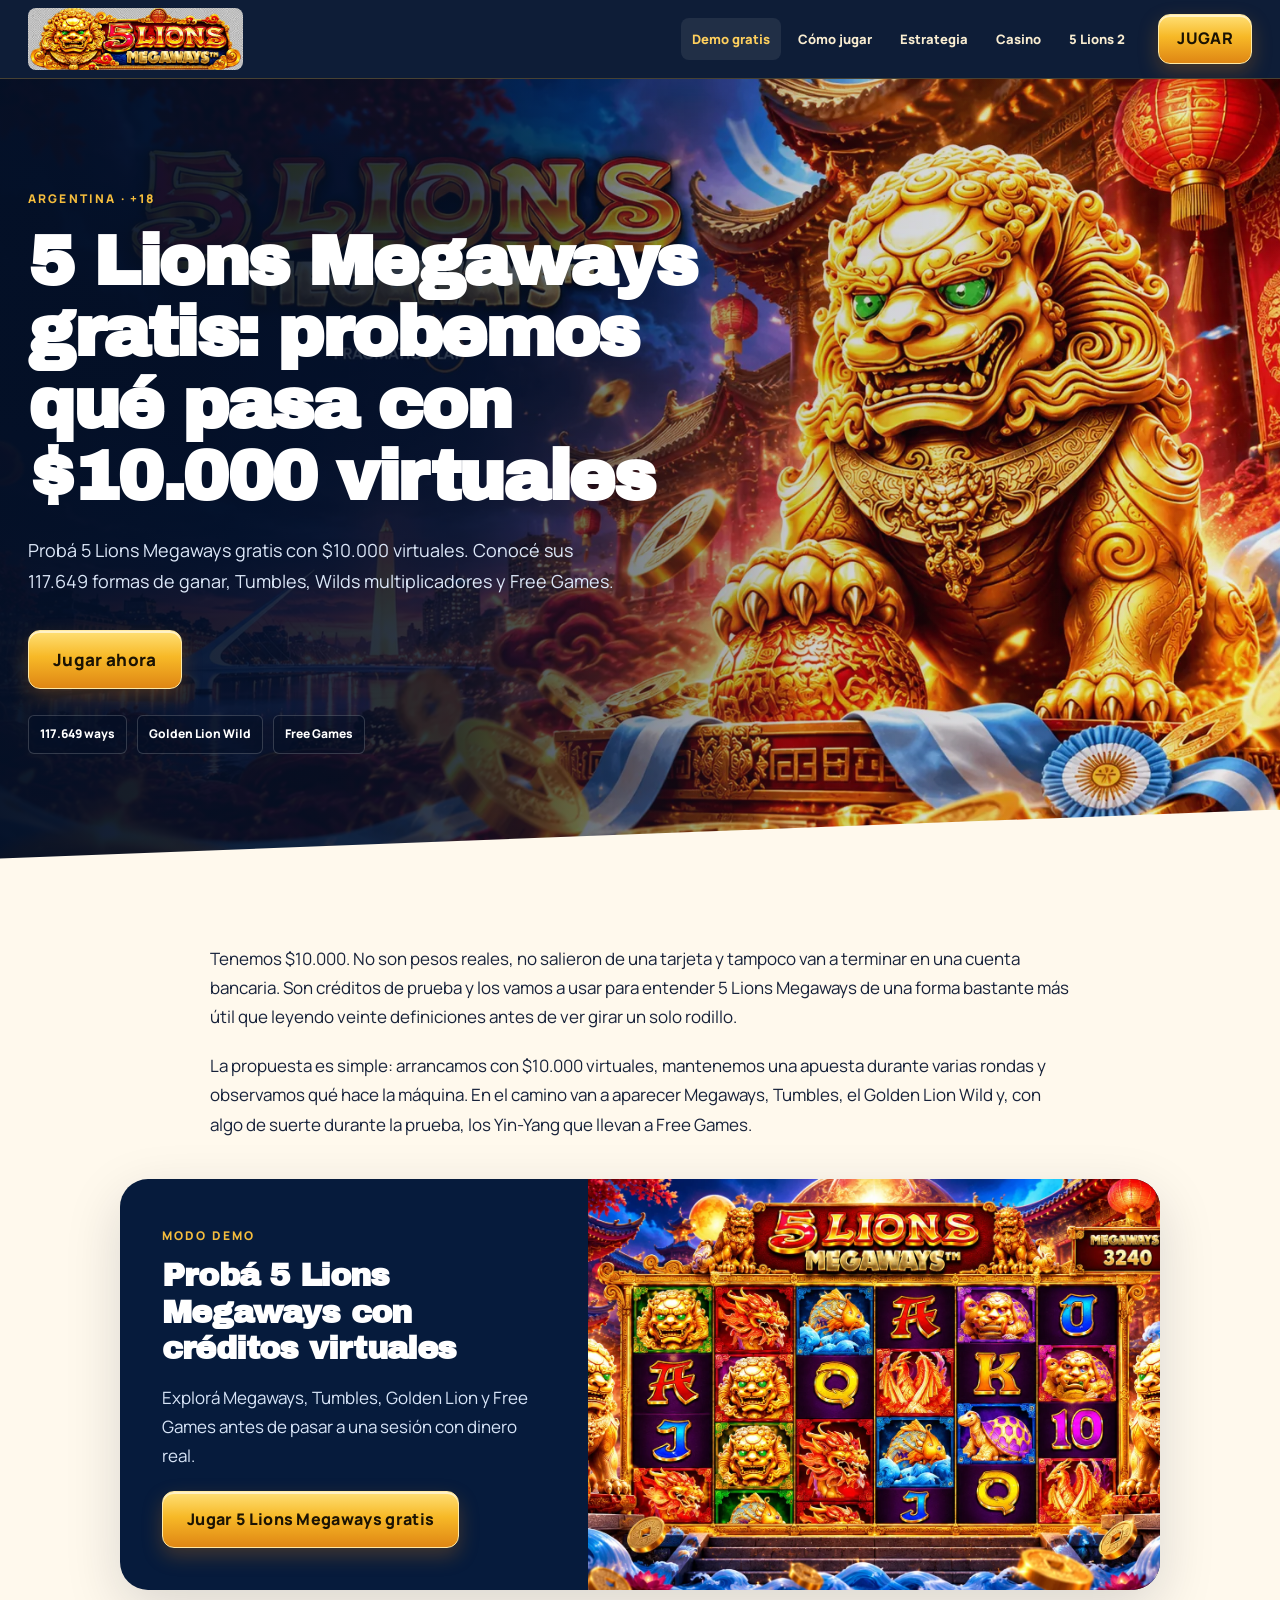
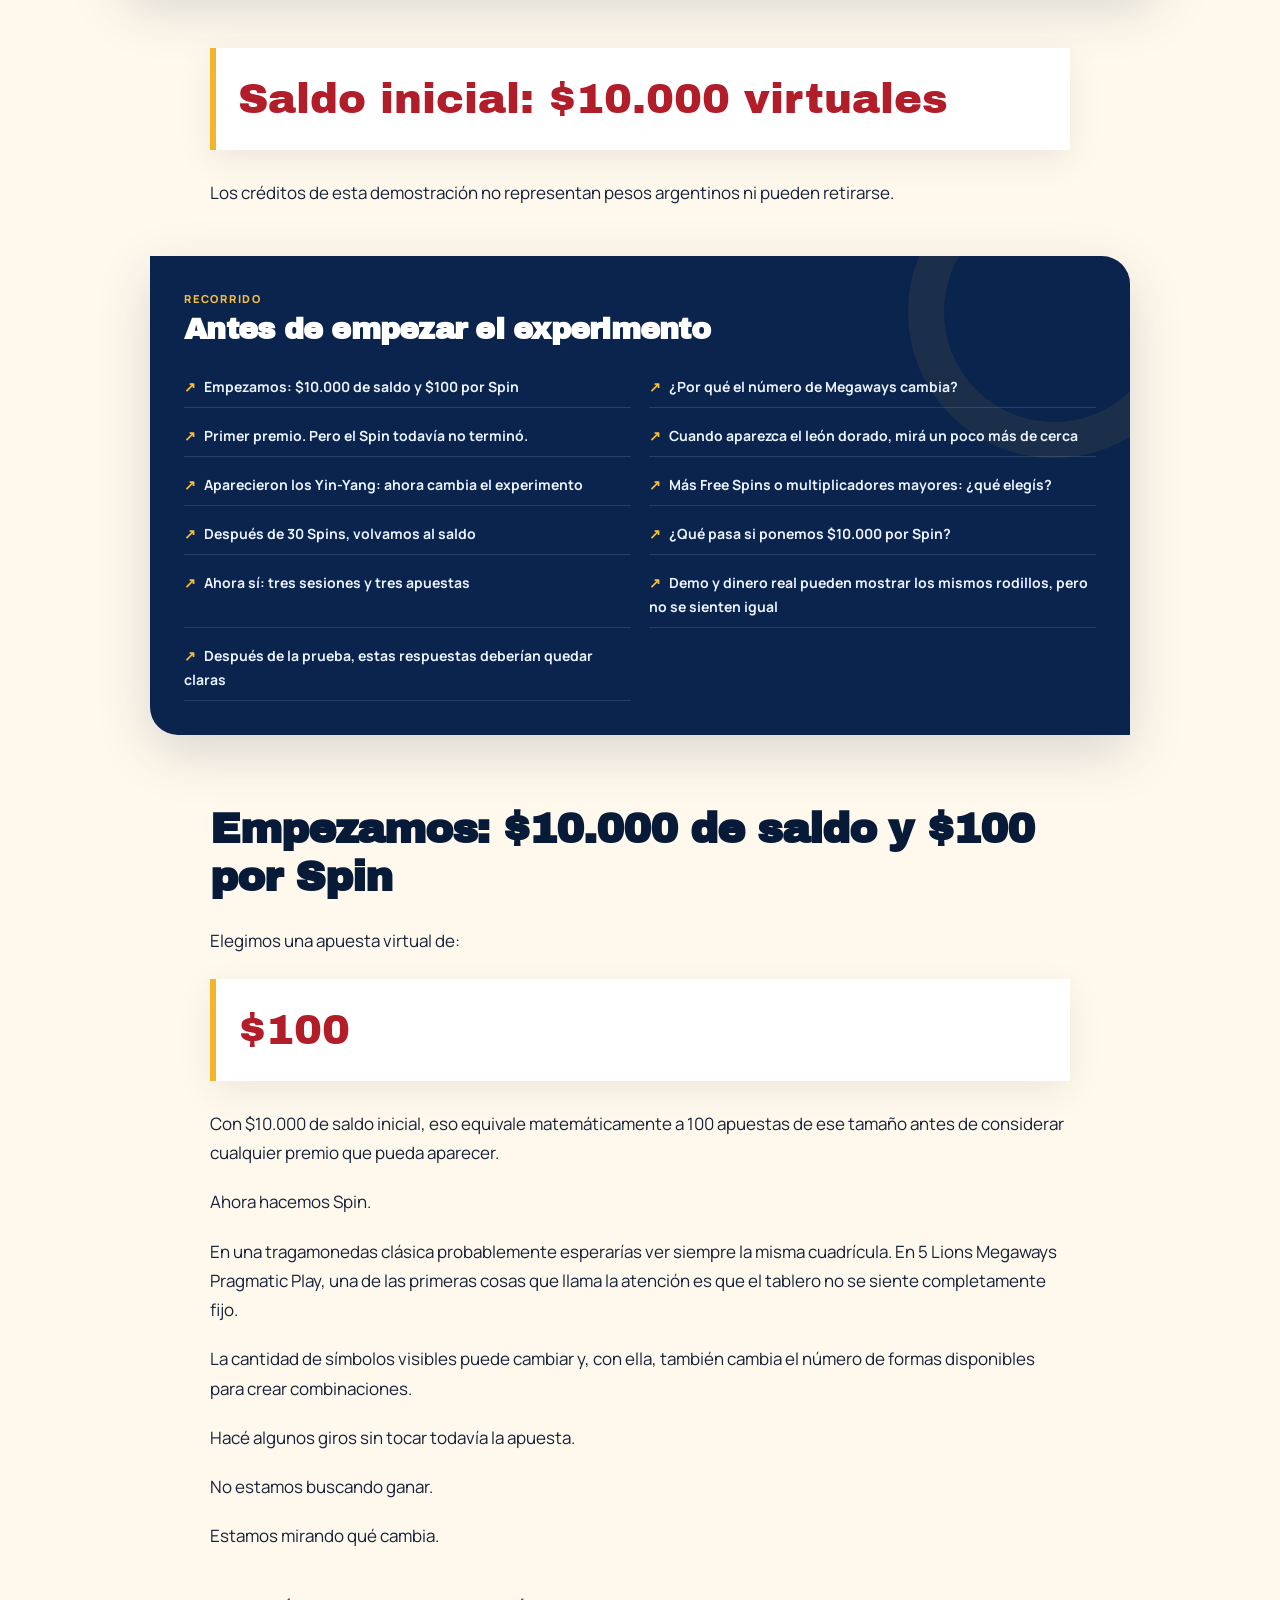
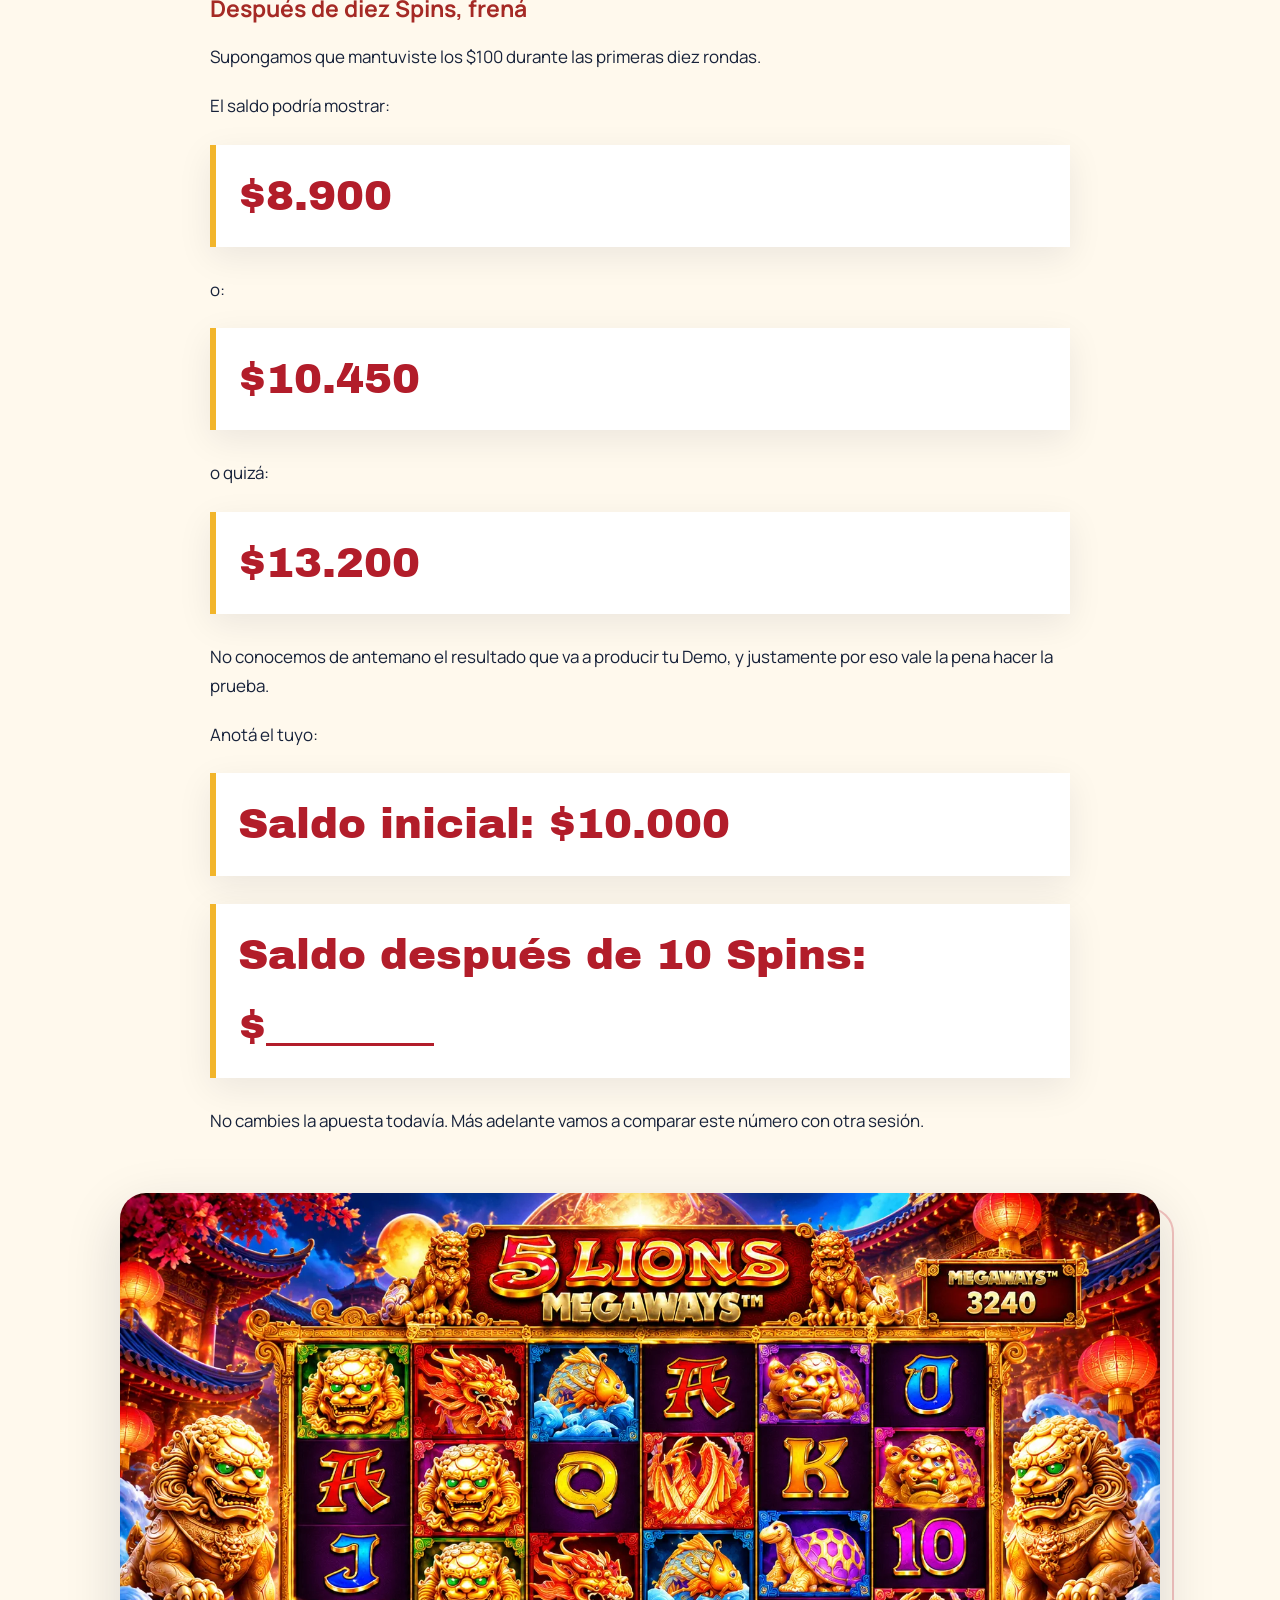
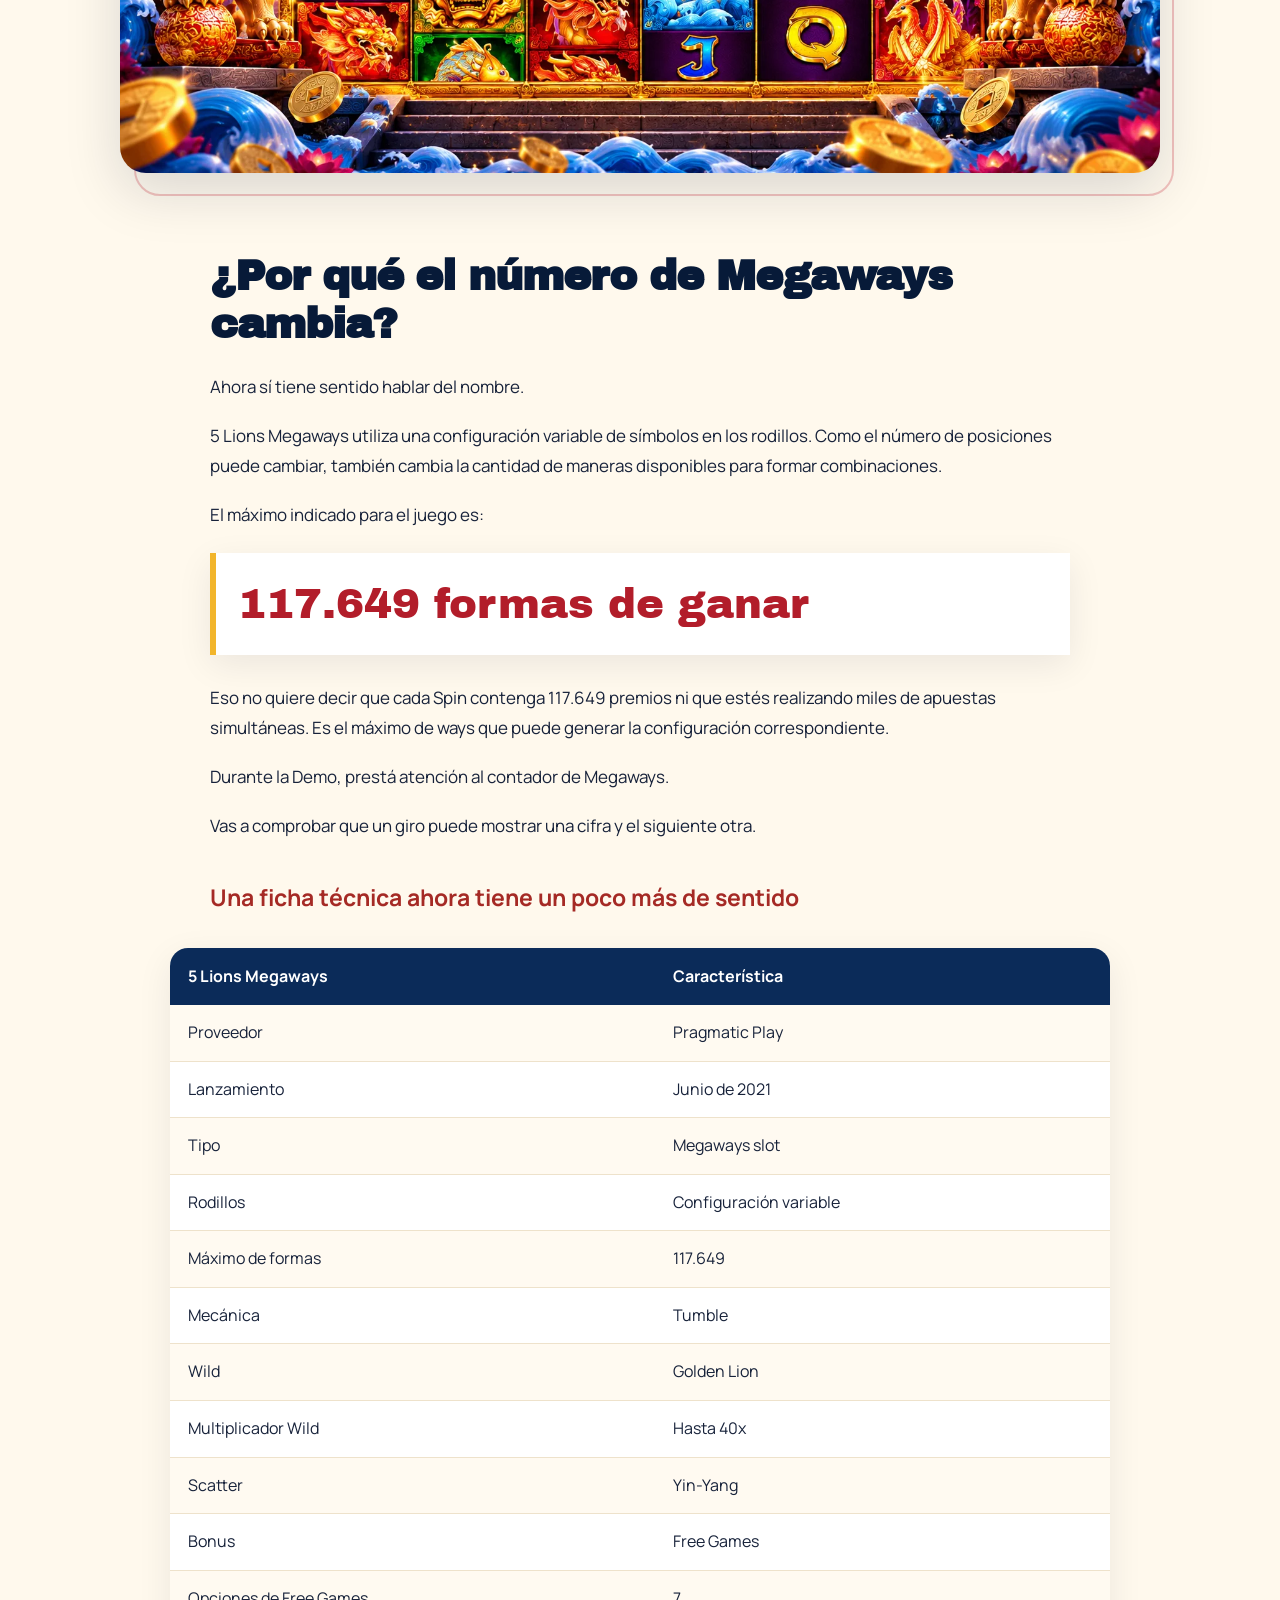
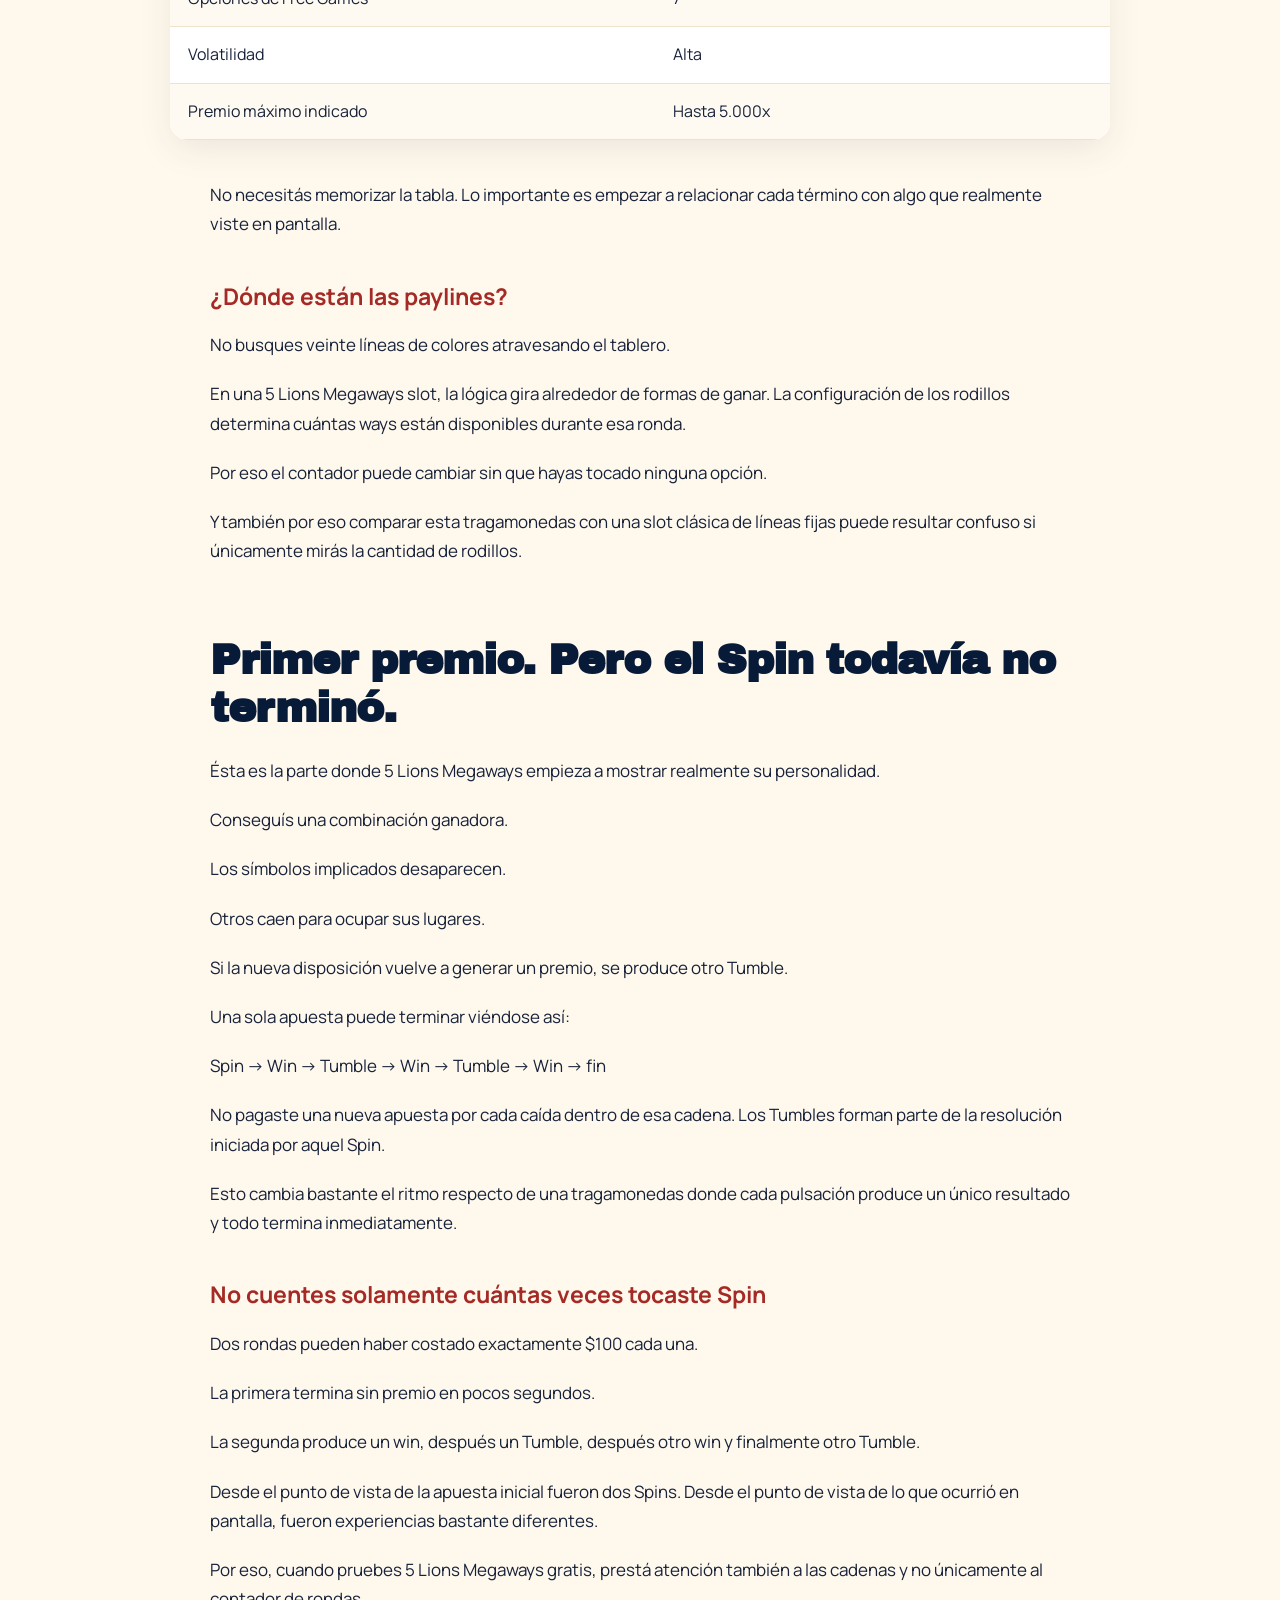
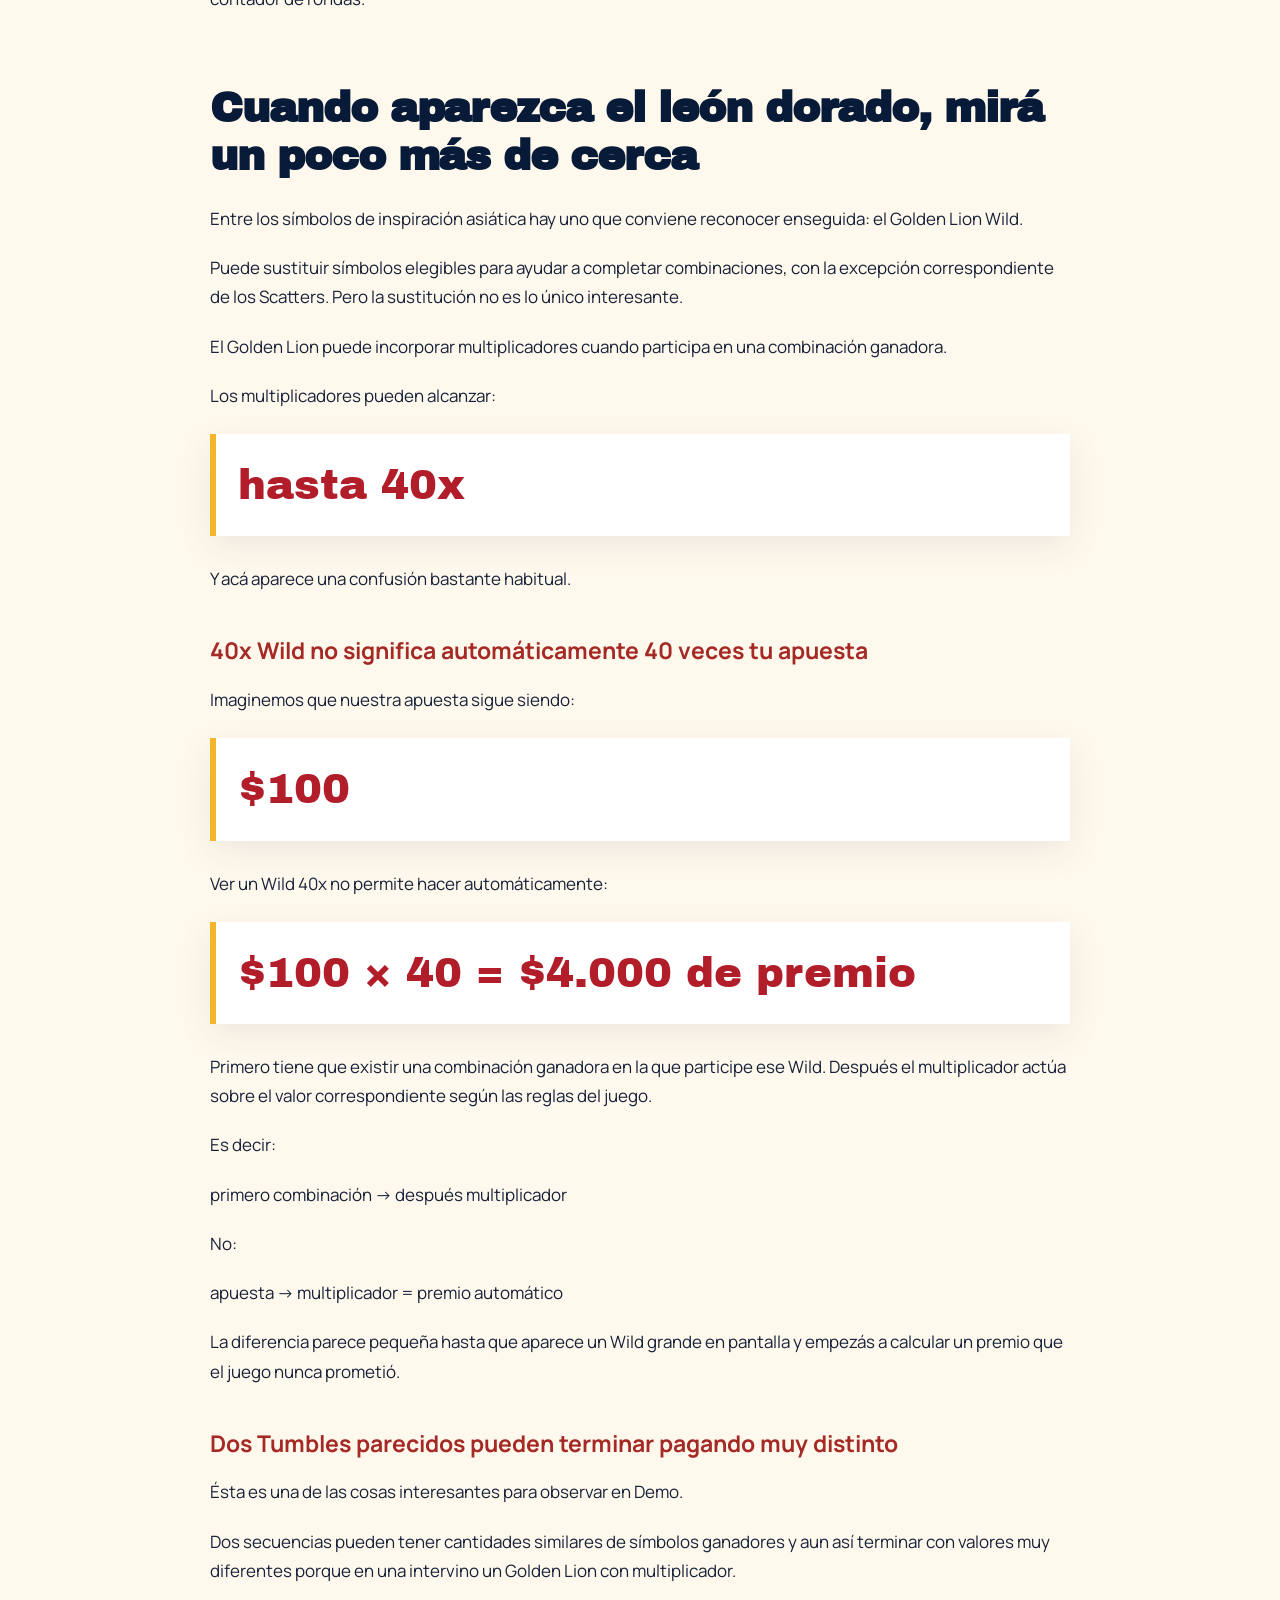
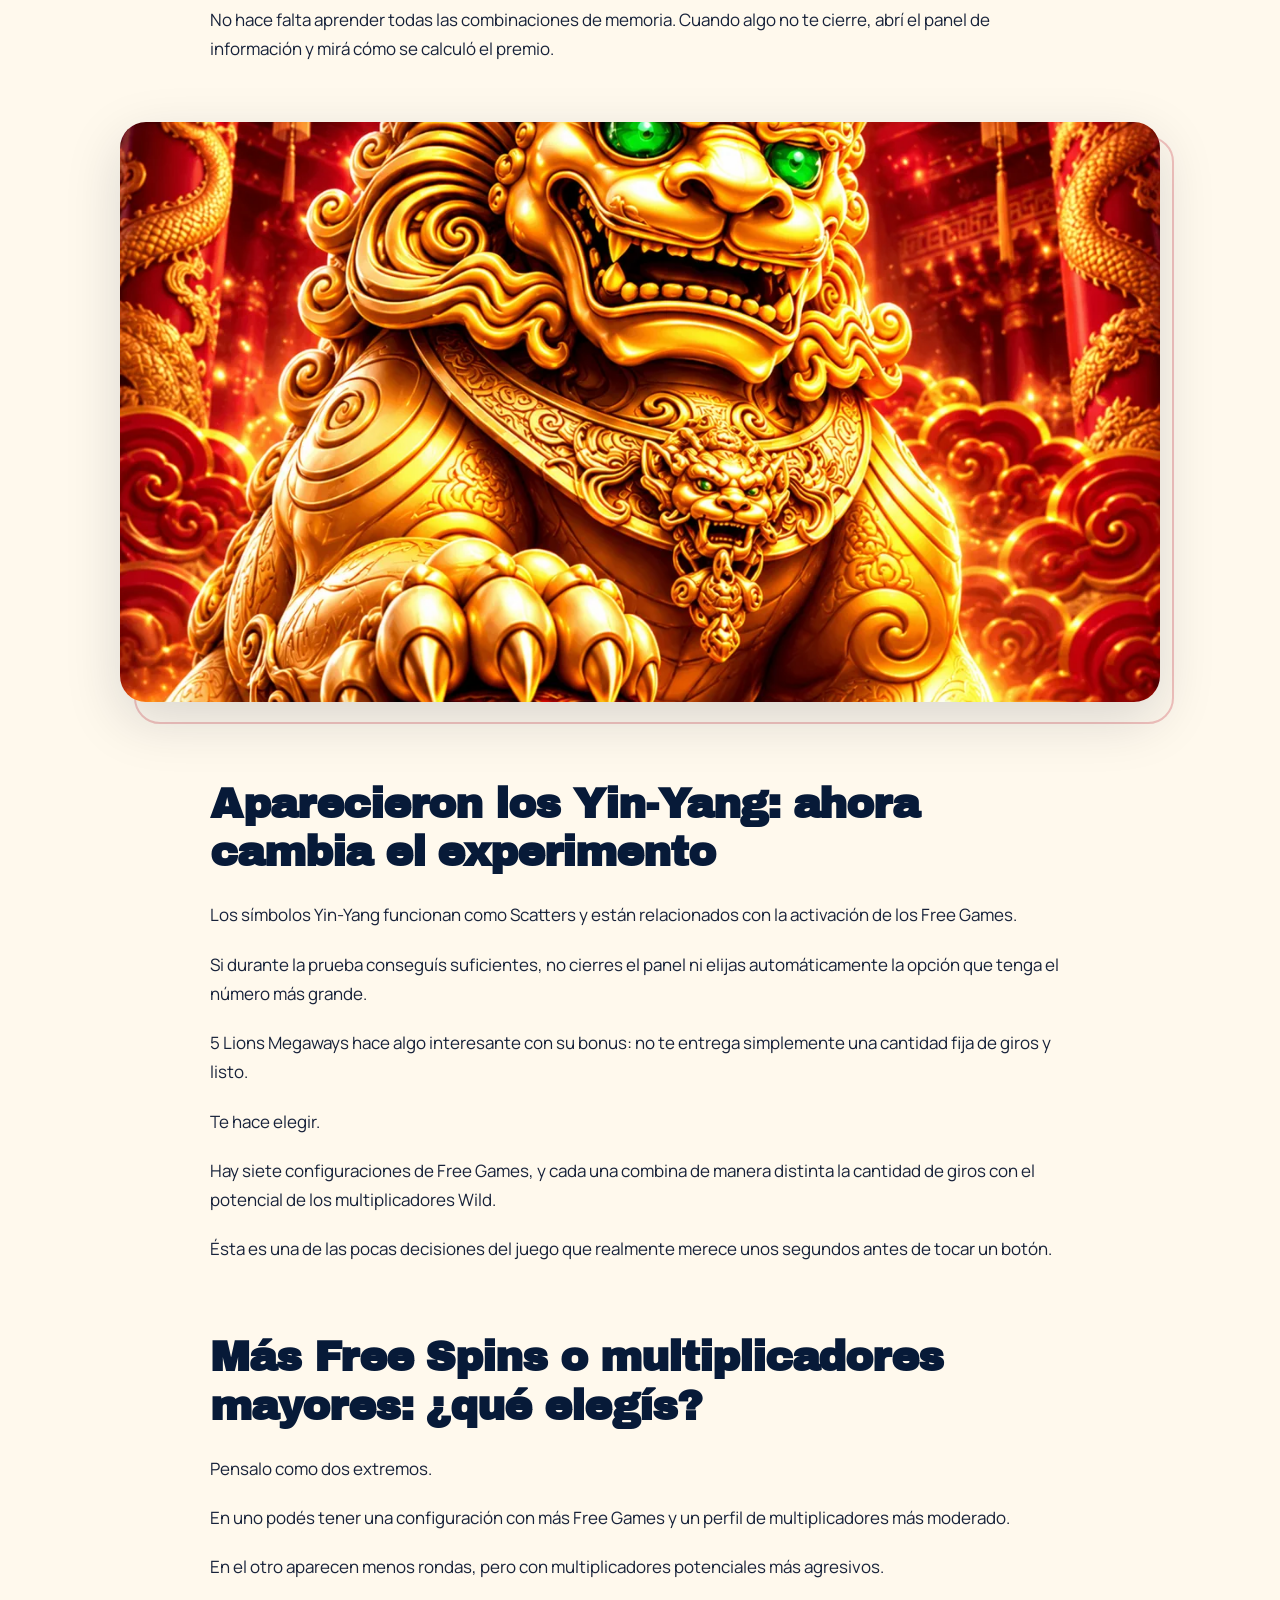
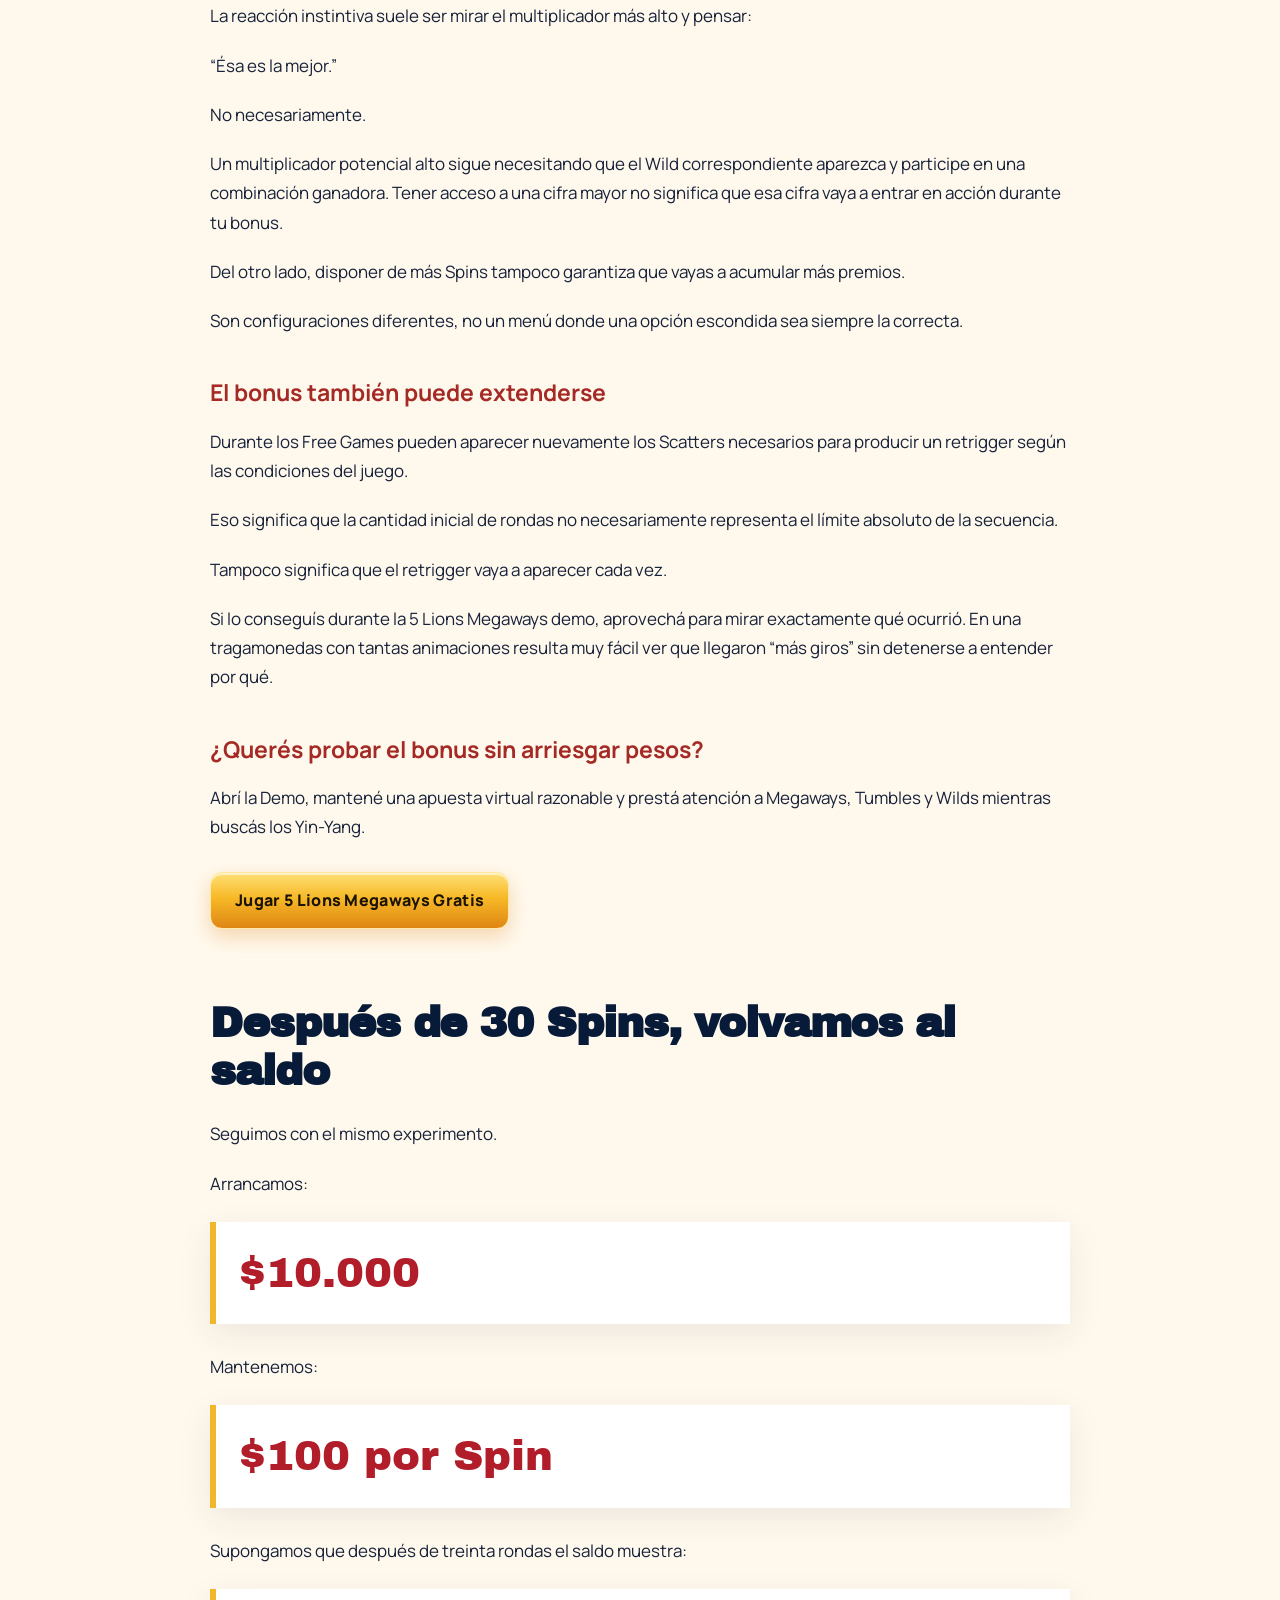
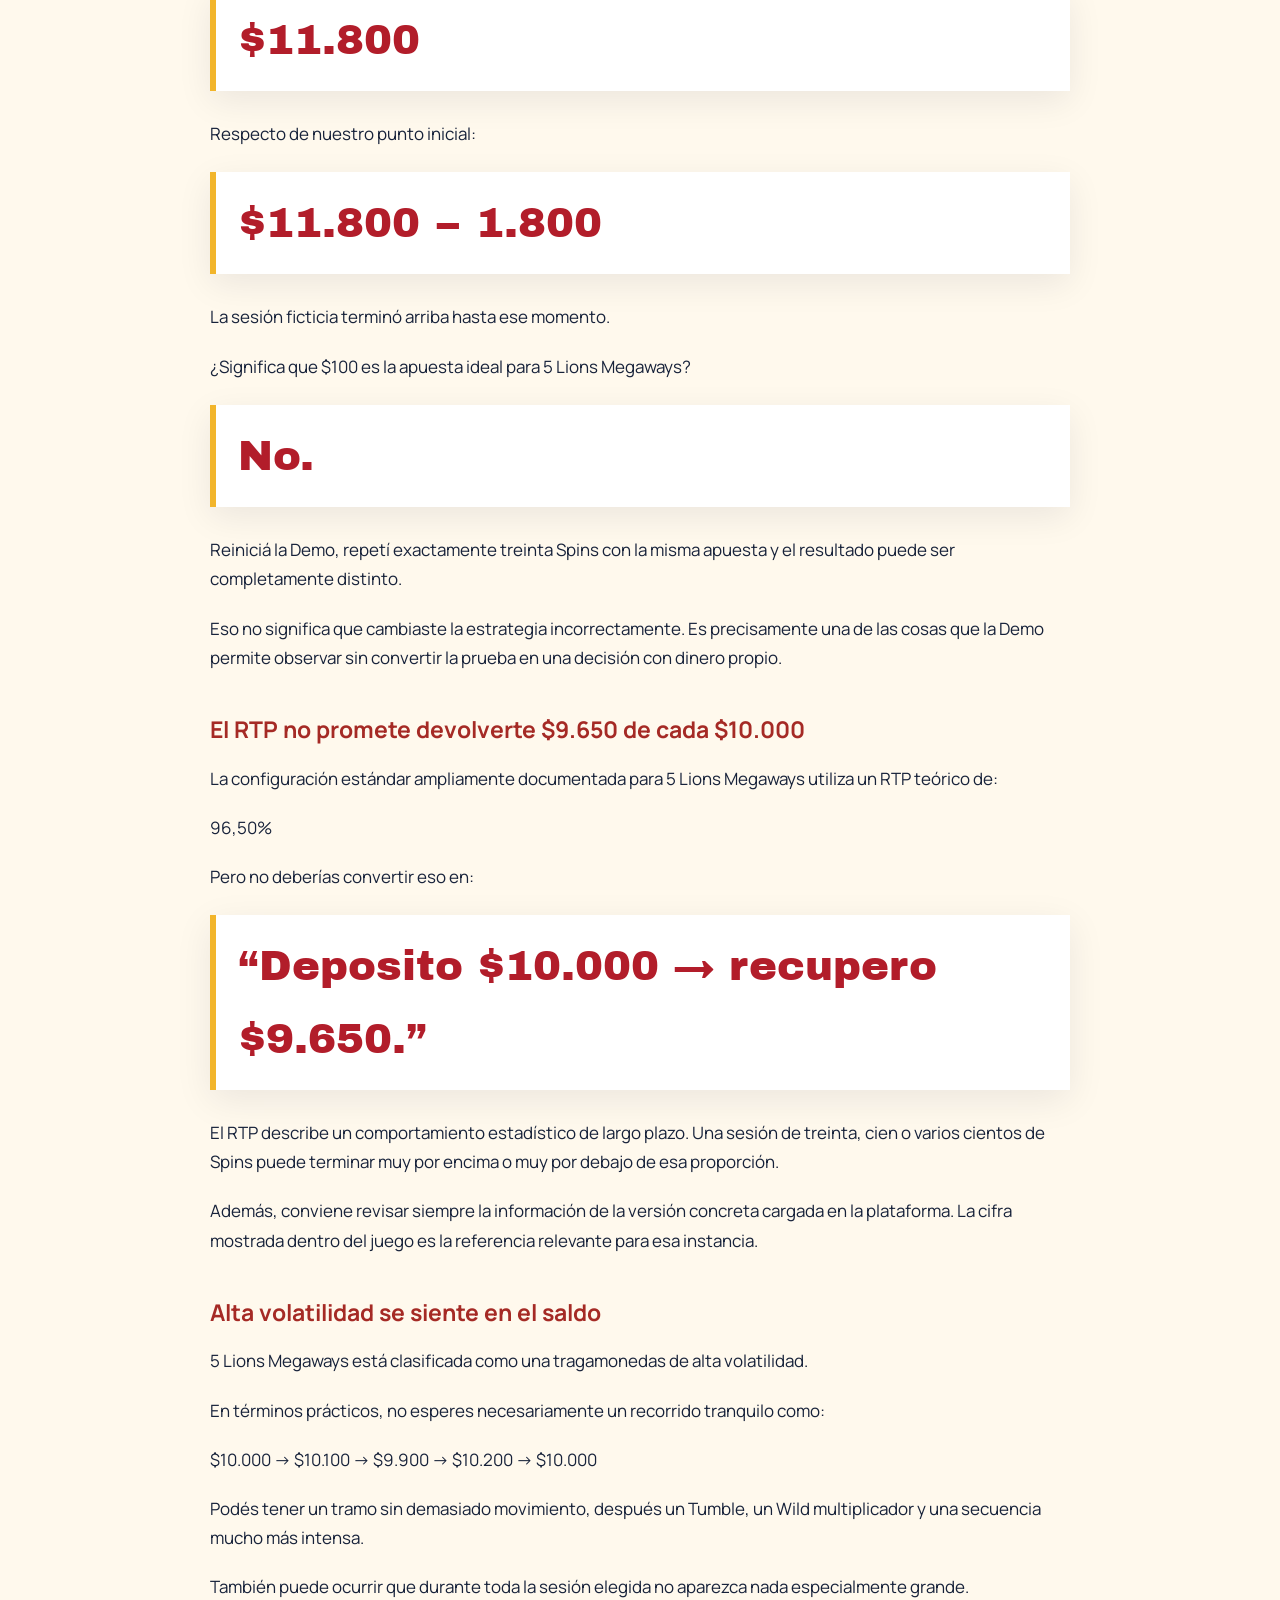
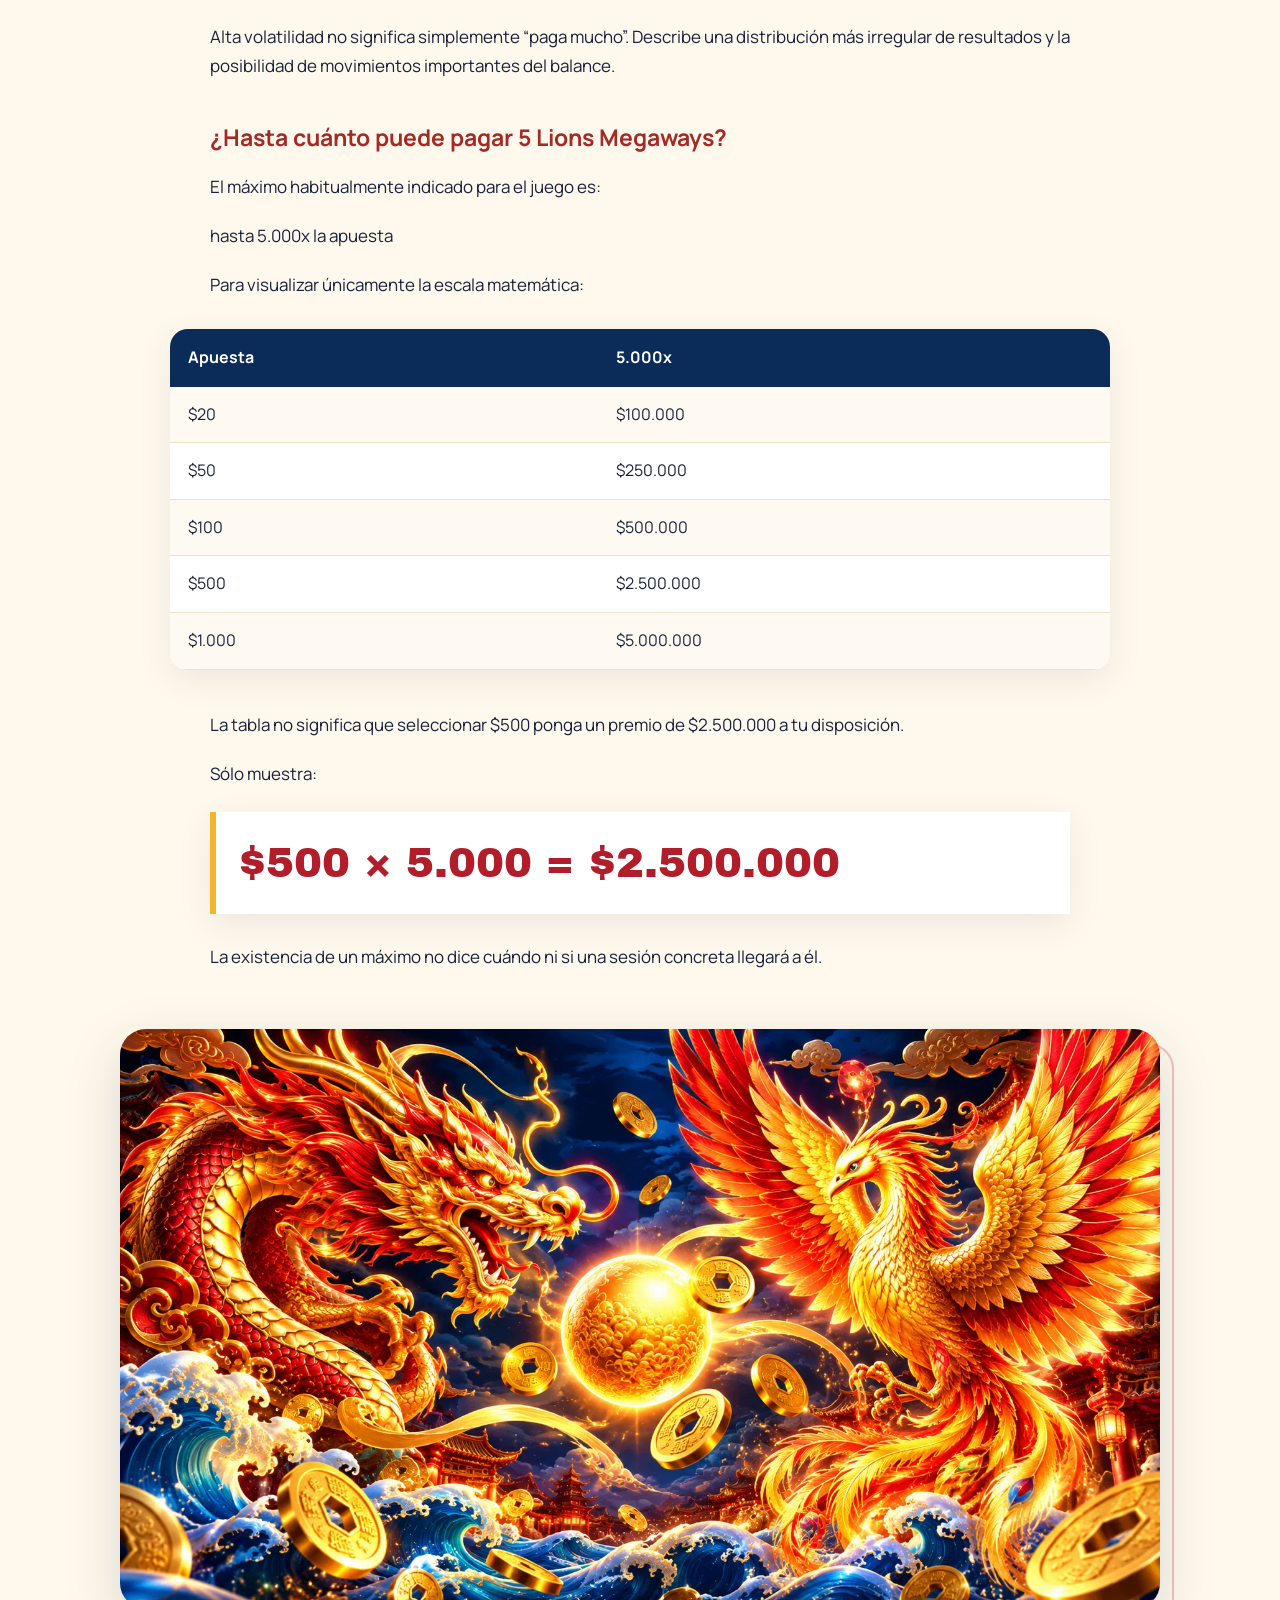
<file: 5-lions-megaways/index.html>
<!doctype html><html lang="es-AR"><head><meta charset="utf-8"><meta name="viewport" content="width=device-width,initial-scale=1"><title>5 Lions Megaways Gratis: Jugá la Demo en Argentina</title><meta name="description" content="Probá 5 Lions Megaways gratis con $10.000 virtuales. Conocé sus 117.649 formas de ganar, Tumbles, Wilds multiplicadores y Free Games."><meta name="google-site-verification" content="sS1BB7EEUj-s7YXftbm7HTyzS3VdaFH6SpnUiCFw_8Y" /><link rel="canonical" href="https://worldpercussioncenter.com/5-lions-megaways/"><meta name="robots" content="index,follow,max-image-preview:large"><meta property="og:title" content="5 Lions Megaways Gratis: Jugá la Demo en Argentina"><meta property="og:description" content="Probá 5 Lions Megaways gratis con $10.000 virtuales. Conocé sus 117.649 formas de ganar, Tumbles, Wilds multiplicadores y Free Games."><meta property="og:url" content="https://worldpercussioncenter.com/5-lions-megaways/"><meta property="og:type" content="website"><meta property="og:image" content="https://worldpercussioncenter.com/assets/img/hero.webp"><meta name="twitter:card" content="summary_large_image"><link rel="icon" href="/favicon.png"><link rel="stylesheet" href="/assets/css/lions.css"><script type="application/ld+json">{"@context": "https://schema.org", "@type": "WebPage", "name": "5 Lions Megaways Gratis: Jugá la Demo en Argentina", "description": "Probá 5 Lions Megaways gratis con $10.000 virtuales. Conocé sus 117.649 formas de ganar, Tumbles, Wilds multiplicadores y Free Games.", "url": "https://worldpercussioncenter.com/5-lions-megaways/", "inLanguage": "es-AR", "isPartOf": {"@type": "WebSite", "name": "5 Lions Megaways Argentina", "url": "https://worldpercussioncenter.com/"}}</script></head><body>
<header class="site-head"><div class="head-inner"><a class="brand" href="/5-lions-megaways/"><img src="/assets/img/logo.webp" alt="5 Lions Megaways"></a><input id="navtoggle" class="navtoggle" type="checkbox"><label for="navtoggle" class="navicon" aria-label="Abrir menú"><span></span><span></span><span></span></label><nav class="main-nav"><a href="/5-lions-megaways/" class="active">Demo gratis</a><a href="/como-jugar-5-lions-megaways/" class="">Cómo jugar</a><a href="/como-ganar-5-lions-megaways/" class="">Estrategia</a><a href="/5-lions-megaways-casino/" class="">Casino</a><a href="/5-lions-megaways-2/" class="">5 Lions 2</a></nav><a class="head-cta" href="/go/">JUGAR</a></div></header>
<main><section class="hero"><div class="hero-bg"></div><div class="hero-inner"><div class="hero-copy"><span class="eyebrow">ARGENTINA · +18</span><div class="hero-title"><h1>5 Lions Megaways gratis: probemos qué pasa con $10.000 virtuales</h1><p>Probá 5 Lions Megaways gratis con $10.000 virtuales. Conocé sus 117.649 formas de ganar, Tumbles, Wilds multiplicadores y Free Games.</p><a class="cta-btn hero-btn" href="/go/">Jugar ahora</a><div class="hero-facts"><span>117.649 ways</span><span>Golden Lion Wild</span><span>Free Games</span></div></div></div></section>
<article class="content-shell"><p>Tenemos $10.000. No son pesos reales, no salieron de una tarjeta y tampoco van a terminar en una cuenta bancaria. Son créditos de prueba y los vamos a usar para entender 5 Lions Megaways de una forma bastante más útil que leyendo veinte definiciones antes de ver girar un solo rodillo.</p><p>La propuesta es simple: arrancamos con $10.000 virtuales, mantenemos una apuesta durante varias rondas y observamos qué hace la máquina. En el camino van a aparecer Megaways, Tumbles, el Golden Lion Wild y, con algo de suerte durante la prueba, los Yin-Yang que llevan a Free Games.</p><section class="demo-panel"><div><span class="eyebrow">MODO DEMO</span><h2>Probá 5 Lions Megaways con créditos virtuales</h2><p>Explorá Megaways, Tumbles, Golden Lion y Free Games antes de pasar a una sesión con dinero real.</p><a class="cta-btn" href="/go/">Jugar 5 Lions Megaways gratis</a></div><img src="/assets/img/gameplay.webp" alt="5 Lions Megaways demo y tablero de juego" loading="eager"></section><div class="number-chip">Saldo inicial: $10.000 virtuales</div><p>Los créditos de esta demostración no representan pesos argentinos ni pueden retirarse.</p><nav class="toc" aria-label="Contenido"><div class="toc-kicker">RECORRIDO</div><h2 id="antes-de-empezar-el-experimento">Antes de empezar el experimento</h2><div class="toc-links"><a href="#primeros-giros">Empezamos: $10.000 de saldo y $100 por Spin</a><a href="#megaways">¿Por qué el número de Megaways cambia?</a><a href="#tumble">Primer premio. Pero el Spin todavía no terminó.</a><a href="#wild">Cuando aparezca el león dorado, mirá un poco más de cerca</a><a href="#free-games">Aparecieron los Yin-Yang: ahora cambia el experimento</a><a href="#bonus">Más Free Spins o multiplicadores mayores: ¿qué elegís?</a><a href="#rtp">Después de 30 Spins, volvamos al saldo</a><a href="#apuesta-10000">¿Qué pasa si ponemos $10.000 por Spin?</a><a href="#experimento">Ahora sí: tres sesiones y tres apuestas</a><a href="#dinero-real">Demo y dinero real pueden mostrar los mismos rodillos, pero no se sienten igual</a><a href="#faq">Después de la prueba, estas respuestas deberían quedar claras</a></div></nav><h2 id="primeros-giros">Empezamos: $10.000 de saldo y $100 por Spin</h2><p>Elegimos una apuesta virtual de:</p><div class="number-chip">$100</div><p>Con $10.000 de saldo inicial, eso equivale matemáticamente a 100 apuestas de ese tamaño antes de considerar cualquier premio que pueda aparecer.</p><p>Ahora hacemos Spin.</p><p>En una tragamonedas clásica probablemente esperarías ver siempre la misma cuadrícula. En 5 Lions Megaways Pragmatic Play, una de las primeras cosas que llama la atención es que el tablero no se siente completamente fijo.</p><p>La cantidad de símbolos visibles puede cambiar y, con ella, también cambia el número de formas disponibles para crear combinaciones.</p><p>Hacé algunos giros sin tocar todavía la apuesta.</p><p>No estamos buscando ganar.</p><p>Estamos mirando qué cambia.</p><h3>Después de diez Spins, frená</h3><p>Supongamos que mantuviste los $100 durante las primeras diez rondas.</p><p>El saldo podría mostrar:</p><div class="number-chip">$8.900</div><p>o:</p><div class="number-chip">$10.450</div><p>o quizá:</p><div class="number-chip">$13.200</div><p>No conocemos de antemano el resultado que va a producir tu Demo, y justamente por eso vale la pena hacer la prueba.</p><p>Anotá el tuyo:</p><div class="number-chip">Saldo inicial: $10.000</div><div class="number-chip">Saldo después de 10 Spins: $________</div><p>No cambies la apuesta todavía. Más adelante vamos a comparar este número con otra sesión.</p><figure class="story-image"><img src="/assets/img/gameplay.webp" alt="5 Lions Megaways - ¿Por qué el número de Megaways cambia?" loading="lazy"></figure><h2 id="megaways">¿Por qué el número de Megaways cambia?</h2><p>Ahora sí tiene sentido hablar del nombre.</p><p>5 Lions Megaways utiliza una configuración variable de símbolos en los rodillos. Como el número de posiciones puede cambiar, también cambia la cantidad de maneras disponibles para formar combinaciones.</p><p>El máximo indicado para el juego es:</p><div class="number-chip">117.649 formas de ganar</div><p>Eso no quiere decir que cada Spin contenga 117.649 premios ni que estés realizando miles de apuestas simultáneas. Es el máximo de ways que puede generar la configuración correspondiente.</p><p>Durante la Demo, prestá atención al contador de Megaways.</p><p>Vas a comprobar que un giro puede mostrar una cifra y el siguiente otra.</p><h3>Una ficha técnica ahora tiene un poco más de sentido</h3><div class="table-scroll"><table><tr><th>5 Lions Megaways</th><th>Característica</th></tr><tr><td>Proveedor</td><td>Pragmatic Play</td></tr><tr><td>Lanzamiento</td><td>Junio de 2021</td></tr><tr><td>Tipo</td><td>Megaways slot</td></tr><tr><td>Rodillos</td><td>Configuración variable</td></tr><tr><td>Máximo de formas</td><td>117.649</td></tr><tr><td>Mecánica</td><td>Tumble</td></tr><tr><td>Wild</td><td>Golden Lion</td></tr><tr><td>Multiplicador Wild</td><td>Hasta 40x</td></tr><tr><td>Scatter</td><td>Yin-Yang</td></tr><tr><td>Bonus</td><td>Free Games</td></tr><tr><td>Opciones de Free Games</td><td>7</td></tr><tr><td>Volatilidad</td><td>Alta</td></tr><tr><td>Premio máximo indicado</td><td>Hasta 5.000x</td></tr></table></div><p>No necesitás memorizar la tabla. Lo importante es empezar a relacionar cada término con algo que realmente viste en pantalla.</p><h3>¿Dónde están las paylines?</h3><p>No busques veinte líneas de colores atravesando el tablero.</p><p>En una 5 Lions Megaways slot, la lógica gira alrededor de formas de ganar. La configuración de los rodillos determina cuántas ways están disponibles durante esa ronda.</p><p>Por eso el contador puede cambiar sin que hayas tocado ninguna opción.</p><p>Y también por eso comparar esta tragamonedas con una slot clásica de líneas fijas puede resultar confuso si únicamente mirás la cantidad de rodillos.</p><h2 id="tumble">Primer premio. Pero el Spin todavía no terminó.</h2><p>Ésta es la parte donde 5 Lions Megaways empieza a mostrar realmente su personalidad.</p><p>Conseguís una combinación ganadora.</p><p>Los símbolos implicados desaparecen.</p><p>Otros caen para ocupar sus lugares.</p><p>Si la nueva disposición vuelve a generar un premio, se produce otro Tumble.</p><p>Una sola apuesta puede terminar viéndose así:</p><p>Spin → Win → Tumble → Win → Tumble → Win → fin</p><p>No pagaste una nueva apuesta por cada caída dentro de esa cadena. Los Tumbles forman parte de la resolución iniciada por aquel Spin.</p><p>Esto cambia bastante el ritmo respecto de una tragamonedas donde cada pulsación produce un único resultado y todo termina inmediatamente.</p><h3>No cuentes solamente cuántas veces tocaste Spin</h3><p>Dos rondas pueden haber costado exactamente $100 cada una.</p><p>La primera termina sin premio en pocos segundos.</p><p>La segunda produce un win, después un Tumble, después otro win y finalmente otro Tumble.</p><p>Desde el punto de vista de la apuesta inicial fueron dos Spins. Desde el punto de vista de lo que ocurrió en pantalla, fueron experiencias bastante diferentes.</p><p>Por eso, cuando pruebes 5 Lions Megaways gratis, prestá atención también a las cadenas y no únicamente al contador de rondas.</p><h2 id="wild">Cuando aparezca el león dorado, mirá un poco más de cerca</h2><p>Entre los símbolos de inspiración asiática hay uno que conviene reconocer enseguida: el Golden Lion Wild.</p><p>Puede sustituir símbolos elegibles para ayudar a completar combinaciones, con la excepción correspondiente de los Scatters. Pero la sustitución no es lo único interesante.</p><p>El Golden Lion puede incorporar multiplicadores cuando participa en una combinación ganadora.</p><p>Los multiplicadores pueden alcanzar:</p><div class="number-chip">hasta 40x</div><p>Y acá aparece una confusión bastante habitual.</p><h3>40x Wild no significa automáticamente 40 veces tu apuesta</h3><p>Imaginemos que nuestra apuesta sigue siendo:</p><div class="number-chip">$100</div><p>Ver un Wild 40x no permite hacer automáticamente:</p><div class="number-chip">$100 × 40 = $4.000 de premio</div><p>Primero tiene que existir una combinación ganadora en la que participe ese Wild. Después el multiplicador actúa sobre el valor correspondiente según las reglas del juego.</p><p>Es decir:</p><p>primero combinación → después multiplicador</p><p>No:</p><p>apuesta → multiplicador = premio automático</p><p>La diferencia parece pequeña hasta que aparece un Wild grande en pantalla y empezás a calcular un premio que el juego nunca prometió.</p><h3>Dos Tumbles parecidos pueden terminar pagando muy distinto</h3><p>Ésta es una de las cosas interesantes para observar en Demo.</p><p>Dos secuencias pueden tener cantidades similares de símbolos ganadores y aun así terminar con valores muy diferentes porque en una intervino un Golden Lion con multiplicador.</p><p>No hace falta aprender todas las combinaciones de memoria. Cuando algo no te cierre, abrí el panel de información y mirá cómo se calculó el premio.</p><figure class="story-image"><img src="/assets/img/lion.webp" alt="5 Lions Megaways - Aparecieron los Yin-Yang: ahora cambia el experimento" loading="lazy"></figure><h2 id="free-games">Aparecieron los Yin-Yang: ahora cambia el experimento</h2><p>Los símbolos Yin-Yang funcionan como Scatters y están relacionados con la activación de los Free Games.</p><p>Si durante la prueba conseguís suficientes, no cierres el panel ni elijas automáticamente la opción que tenga el número más grande.</p><p>5 Lions Megaways hace algo interesante con su bonus: no te entrega simplemente una cantidad fija de giros y listo.</p><p>Te hace elegir.</p><p>Hay siete configuraciones de Free Games, y cada una combina de manera distinta la cantidad de giros con el potencial de los multiplicadores Wild.</p><p>Ésta es una de las pocas decisiones del juego que realmente merece unos segundos antes de tocar un botón.</p><h2 id="bonus">Más Free Spins o multiplicadores mayores: ¿qué elegís?</h2><p>Pensalo como dos extremos.</p><p>En uno podés tener una configuración con más Free Games y un perfil de multiplicadores más moderado.</p><p>En el otro aparecen menos rondas, pero con multiplicadores potenciales más agresivos.</p><p>La reacción instintiva suele ser mirar el multiplicador más alto y pensar:</p><p>“Ésa es la mejor.”</p><p>No necesariamente.</p><p>Un multiplicador potencial alto sigue necesitando que el Wild correspondiente aparezca y participe en una combinación ganadora. Tener acceso a una cifra mayor no significa que esa cifra vaya a entrar en acción durante tu bonus.</p><p>Del otro lado, disponer de más Spins tampoco garantiza que vayas a acumular más premios.</p><p>Son configuraciones diferentes, no un menú donde una opción escondida sea siempre la correcta.</p><h3>El bonus también puede extenderse</h3><p>Durante los Free Games pueden aparecer nuevamente los Scatters necesarios para producir un retrigger según las condiciones del juego.</p><p>Eso significa que la cantidad inicial de rondas no necesariamente representa el límite absoluto de la secuencia.</p><p>Tampoco significa que el retrigger vaya a aparecer cada vez.</p><p>Si lo conseguís durante la 5 Lions Megaways demo, aprovechá para mirar exactamente qué ocurrió. En una tragamonedas con tantas animaciones resulta muy fácil ver que llegaron “más giros” sin detenerse a entender por qué.</p><h3>¿Querés probar el bonus sin arriesgar pesos?</h3><p>Abrí la Demo, mantené una apuesta virtual razonable y prestá atención a Megaways, Tumbles y Wilds mientras buscás los Yin-Yang.</p><div class="inline-action"><a class="cta-btn" href="/go/">Jugar 5 Lions Megaways Gratis</a></div><h2 id="rtp">Después de 30 Spins, volvamos al saldo</h2><p>Seguimos con el mismo experimento.</p><p>Arrancamos:</p><div class="number-chip">$10.000</div><p>Mantenemos:</p><div class="number-chip">$100 por Spin</div><p>Supongamos que después de treinta rondas el saldo muestra:</p><div class="number-chip">$11.800</div><p>Respecto de nuestro punto inicial:</p><div class="number-chip">$11.800 − 1.800</div><p>La sesión ficticia terminó arriba hasta ese momento.</p><p>¿Significa que $100 es la apuesta ideal para 5 Lions Megaways?</p><div class="number-chip">No.</div><p>Reiniciá la Demo, repetí exactamente treinta Spins con la misma apuesta y el resultado puede ser completamente distinto.</p><p>Eso no significa que cambiaste la estrategia incorrectamente. Es precisamente una de las cosas que la Demo permite observar sin convertir la prueba en una decisión con dinero propio.</p><h3>El RTP no promete devolverte $9.650 de cada $10.000</h3><p>La configuración estándar ampliamente documentada para 5 Lions Megaways utiliza un RTP teórico de:</p><p>96,50%</p><p>Pero no deberías convertir eso en:</p><div class="number-chip">“Deposito $10.000 → recupero $9.650.”</div><p>El RTP describe un comportamiento estadístico de largo plazo. Una sesión de treinta, cien o varios cientos de Spins puede terminar muy por encima o muy por debajo de esa proporción.</p><p>Además, conviene revisar siempre la información de la versión concreta cargada en la plataforma. La cifra mostrada dentro del juego es la referencia relevante para esa instancia.</p><h3>Alta volatilidad se siente en el saldo</h3><p>5 Lions Megaways está clasificada como una tragamonedas de alta volatilidad.</p><p>En términos prácticos, no esperes necesariamente un recorrido tranquilo como:</p><p>$10.000 → $10.100 → $9.900 → $10.200 → $10.000</p><p>Podés tener un tramo sin demasiado movimiento, después un Tumble, un Wild multiplicador y una secuencia mucho más intensa.</p><p>También puede ocurrir que durante toda la sesión elegida no aparezca nada especialmente grande.</p><p>Alta volatilidad no significa simplemente “paga mucho”. Describe una distribución más irregular de resultados y la posibilidad de movimientos importantes del balance.</p><h3>¿Hasta cuánto puede pagar 5 Lions Megaways?</h3><p>El máximo habitualmente indicado para el juego es:</p><p>hasta 5.000x la apuesta</p><p>Para visualizar únicamente la escala matemática:</p><div class="table-scroll"><table><tr><th>Apuesta</th><th>5.000x</th></tr><tr><td>$20</td><td>$100.000</td></tr><tr><td>$50</td><td>$250.000</td></tr><tr><td>$100</td><td>$500.000</td></tr><tr><td>$500</td><td>$2.500.000</td></tr><tr><td>$1.000</td><td>$5.000.000</td></tr></table></div><p>La tabla no significa que seleccionar $500 ponga un premio de $2.500.000 a tu disposición.</p><p>Sólo muestra:</p><div class="number-chip">$500 × 5.000 = $2.500.000</div><p>La existencia de un máximo no dice cuándo ni si una sesión concreta llegará a él.</p><figure class="story-image"><img src="/assets/img/dragon.webp" alt="5 Lions Megaways - ¿Qué pasa si ponemos $10.000 por Spin?" loading="lazy"></figure><h2 id="apuesta-10000">¿Qué pasa si ponemos $10.000 por Spin?</h2><p>Hay una búsqueda bastante específica alrededor del juego: 5 lions megaways gratis apuesta 10000.</p><p>En Demo, si el saldo virtual permite seleccionar ese importe, podés hacerlo simplemente para observar cómo escala el valor de los premios. Como los créditos no tienen valor monetario, perderlos forma parte de la prueba.</p><p>Ahora cambiemos una sola palabra:</p><div class="number-chip">$10.000 virtuales → $10.000 ARS reales</div><p>Diez Spins representan:</p><div class="number-chip">$100.000 en apuestas</div><p>Veinte:</p><div class="number-chip">$200.000</div><p>Cincuenta:</p><div class="number-chip">$500.000</div><p>Naturalmente, los premios que aparezcan durante esas rondas modifican el resultado final. La cuenta sirve para mostrar la cantidad de dinero que puede pasar por el juego cuando el stake por ronda es elevado.</p><p>En Demo, tocar el máximo puede ser parte del experimento.</p><p>Con pesos propios, el mismo botón tiene un significado completamente diferente.</p><h3>“5 Lions Megaways gratis pesos argentinos” no significa pesos retirables</h3><p>Una Demo puede mostrar:</p><div class="number-chip">$10.000</div><div class="number-chip">$50.000</div><div class="number-chip">$100.000</div><p>y utilizar el mismo símbolo $ que asociamos visualmente con dinero.</p><p>Eso no convierte los créditos en ARS.</p><p>No podés transformar $100.000 virtuales de una Demo en un retiro a una cuenta bancaria o billetera. El saldo sirve únicamente para simular la experiencia del juego.</p><p>Si el dinero puede depositarse y retirarse, entonces ya no estás hablando de créditos Demo sino de una cuenta de casino con sus propias condiciones.</p><h3>Ante Bet: mirá primero cuánto cuesta</h3><p>Dependiendo de la configuración disponible, podés encontrar una opción Ante Bet.</p><p>No es un botón secreto para mejorar mágicamente los resultados. Modifica determinadas condiciones del juego y también el coste asociado según las reglas mostradas en pantalla.</p><p>Si venías utilizando $100 por ronda y activás una opción que incrementa la apuesta, tu saldo ya no se mueve al mismo ritmo.</p><p>Antes de tocarla, comprobá el importe actualizado.</p><h3>Buy Bonus concentra muchísimo dinero en una sola acción</h3><p>Pragmatic Play contempla una compra de Free Games por 100x la apuesta en las jurisdicciones donde la función esté disponible.</p><p>Con nuestro ejemplo:</p><div class="number-chip">Apuesta $100 → Buy Bonus 100x = $10.000</div><div class="number-chip">Con $200:</div><div class="number-chip">$20.000</div><div class="number-chip">Con $500:</div><div class="number-chip">$50.000</div><p>Comprar el bonus te lleva directamente a una función que normalmente tendrías que activar mediante Scatters. No significa que los Free Games estén obligados a devolver el coste de la compra.</p><p>Además, la disponibilidad depende de la jurisdicción y configuración. Si el botón no aparece, no necesitás buscar un APK distinto o un supuesto método para desbloquearlo.</p><h2 id="experimento">Ahora sí: tres sesiones y tres apuestas</h2><p>Si querés entender el comportamiento del saldo mejor que con una única ronda larga, hacé tres pruebas cortas.</p><h3>Prueba A</h3><p>Saldo inicial: $10.000 virtuales<br>Apuesta: $50<br>Spins: 30</p><p>Anotá el saldo final.</p><h3>Prueba B</h3><p>Reiniciá la Demo.</p><p>Saldo inicial: $10.000 virtuales<br>Apuesta: $100<br>Spins: 30</p><p>Volvé a anotar.</p><h3>Prueba C</h3><p>Reiniciá otra vez.</p><p>Saldo inicial: $10.000 virtuales<br>Apuesta: $250<br>Spins: 30</p><p>Al terminar vas a tener tres recorridos diferentes.</p><p>No los uses para concluir:</p><div class="number-chip">“$100 paga mejor.”</div><p>Una muestra así no sirve para descubrir una apuesta ganadora.</p><p>Usalos para observar otra cosa: cuánto cambia la velocidad con la que el saldo puede moverse cuando cada Spin representa una proporción diferente del presupuesto.</p><div class="table-scroll"><table><tr><th>Sesión</th><th>Saldo inicial</th><th>Apuesta</th><th>30 Spins</th><th>Saldo final</th></tr><tr><td>A</td><td>$10.000</td><td>$50</td><td>30</td><td>$_____</td></tr><tr><td>B</td><td>$10.000</td><td>$100</td><td>30</td><td>$_____</td></tr><tr><td>C</td><td>$10.000</td><td>$250</td><td>30</td><td>$_____</td></tr></table></div><p>Si durante alguna prueba aparecen Free Games, anotá también qué configuración elegiste. Ahí la comparación se vuelve todavía más interesante.</p><h2 id="dinero-real">Demo y dinero real pueden mostrar los mismos rodillos, pero no se sienten igual</h2><p>En Demo podés pasar de:</p><div class="number-chip">$10.000 → $0</div><p>y después tocar:</p><div class="number-chip">RESTART</div><p>Con plata propia no existe un botón que restaure un depósito perdido.</p><p>Ésa es una diferencia evidente, pero hay otra menos técnica: nuestras decisiones cambian cuando el número en pantalla importa fuera del juego.</p><p>Una caída ficticia:</p><div class="number-chip">$10.000 → $2.000</div><p>puede resultar simplemente curiosa.</p><p>La misma caída con ARS reales puede generar ganas de aumentar la apuesta para recuperar rápidamente. Ahí ya no estamos aprendiendo Megaways o Tumbles; estamos reaccionando a una pérdida.</p><p>Por eso la 5 Lions Megaways demo es muy buena para entender la máquina, pero no reproduce completamente la presión de apostar dinero propio.</p><h3>Si después querés jugar por dinero real en Argentina</h3><p>La presencia de 5 Lions Megaways en un catálogo no demuestra por sí sola que un casino sea una opción adecuada para tu ubicación.</p><p>Antes de pasar de Demo a dinero real comprobá:</p><p>quién opera la plataforma;</p><p>qué autorización posee;</p><p>para qué jurisdicción es válida;</p><p>si el juego está disponible realmente;</p><p>qué moneda utiliza la cuenta;</p><p>cómo funcionan depósitos y retiros;</p><p>qué condiciones acompañan cualquier bonus.</p><p>Para esa parte tiene más sentido consultar nuestra guía específica de 5 Lions Megaways casino, porque ya no estamos evaluando únicamente el slot.</p><h3>¿Tengo que descargar algo?</h3><p>Normalmente no necesitás una aplicación exclusiva de la tragamonedas.</p><p>El recorrido desde una plataforma compatible puede ser simplemente:</p><p>Casino → buscar “5 Lions Megaways” → comprobar Pragmatic Play → abrir</p><p>El juego funciona en dispositivos móviles compatibles y la interfaz se adapta a pantallas más pequeñas.</p><p>Si encontrás un archivo independiente que promete:</p><p>5 Lions Megaways Unlimited Money APK</p><p>no interpretes el nombre del archivo como prueba de que proviene de Pragmatic Play.</p><p>Para aprender la tragamonedas, una Demo en navegador evita directamente ese problema.</p><h3>5 Lions Megaways 2 no es otro modo de este mismo juego</h3><p>El 5 Lions Megaways que estamos probando fue lanzado por Pragmatic Play en junio de 2021.</p><p>Después apareció 5 Lions Megaways 2, pero no es un botón, una actualización o un bonus escondido dentro del original. Es una secuela independiente con características propias.</p><p>Por eso tampoco conviene copiar automáticamente RTP, funciones o premio máximo de una versión a la otra.</p><p>Las analizamos por separado.</p><h2 id="faq">Después de la prueba, estas respuestas deberían quedar claras</h2><h3>¿Qué es 5 Lions Megaways?</h3><p>Es una tragamonedas de Pragmatic Play que combina rodillos variables mediante Megaways con Tumbles, Golden Lion Wilds multiplicadores y una función de Free Games con distintas configuraciones.</p><h3>¿Puedo jugar 5 Lions Megaways gratis?</h3><p>Sí, cuando tenés disponible una versión Demo podés probar la tragamonedas con créditos virtuales sin arriesgar dinero propio.</p><h3>¿Los $10.000 de esta Demo son pesos argentinos?</h3><p>No. Utilizamos $10.000 virtuales para que el ejemplo sea fácil de seguir desde Argentina, pero esos créditos no tienen valor monetario ni pueden retirarse.</p><h3>¿Cuántas formas de ganar tiene 5 Lions Megaways?</h3><p>La configuración puede alcanzar hasta 117.649 formas de ganar.</p><h3>¿Por qué cambia la cantidad de Megaways?</h3><p>Porque el número de símbolos presentes puede variar entre rondas. Al cambiar la configuración de los rodillos, también cambia la cantidad de ways disponibles.</p><h3>¿Qué es Tumble?</h3><p>Cuando se produce un premio, los símbolos involucrados desaparecen y otros ocupan los espacios. Si la nueva disposición vuelve a generar una combinación, la secuencia continúa dentro de la misma ronda.</p><h3>¿Qué hace el Golden Lion?</h3><p>Funciona como Wild para símbolos elegibles y puede incorporar un multiplicador cuando participa en una combinación ganadora.</p><h3>¿El multiplicador llega a 40x?</h3><p>Sí, los multiplicadores Wild pueden alcanzar hasta 40x. Eso no significa que simplemente se multiplique la apuesta total por 40 cada vez que aparece el símbolo.</p><h3>¿Cómo se activan los Free Games?</h3><p>La función está relacionada con los Scatters Yin-Yang. Cuando aparecen bajo las condiciones necesarias, se activa la ronda de Free Games.</p><h3>¿Por qué hay siete opciones de Free Games?</h3><p>Las configuraciones ofrecen diferentes relaciones entre cantidad de giros y potencial de multiplicadores Wild. No existe una opción que garantice el mejor resultado.</p><h3>¿Se pueden conseguir más Free Spins dentro del bonus?</h3><p>La función puede permitir retriggers cuando vuelven a cumplirse las condiciones correspondientes con los Scatters.</p><h3>¿Cuál es el RTP de 5 Lions Megaways?</h3><p>La configuración estándar ampliamente documentada es de 96,50%. Conviene comprobar igualmente el panel de información de la versión concreta que tengas abierta.</p><h3>¿Tiene alta volatilidad?</h3><p>Sí. 5 Lions Megaways está clasificada como una tragamonedas de alta volatilidad, por lo que una sesión puede presentar variaciones importantes en el saldo.</p><h3>¿Cuál es el máximo premio?</h3><p>El máximo indicado habitualmente para el juego es de hasta 5.000x la apuesta.</p><h3>¿Puedo comprar los Free Games?</h3><p>Pragmatic Play contempla una función de compra por 100x la apuesta en determinadas jurisdicciones. Su disponibilidad depende de la configuración y mercado donde se ofrezca el juego.</p><h3>¿Puedo jugar 5 Lions Megaways gratis con apuesta de $10.000?</h3><p>Si la Demo permite seleccionar ese stake y dispone de suficientes créditos virtuales, podés utilizarlo como prueba. Eso no convierte los $10.000 mostrados en pesos argentinos reales.</p><h3>¿Existe 5 Lions Megaways gratis en pesos argentinos?</h3><p>Una Demo puede representar el saldo con cifras familiares para un jugador argentino, pero los créditos virtuales no son ARS retirables.</p><h3>¿Necesito descargar 5 Lions Megaways?</h3><p>No necesariamente. En una plataforma compatible puede cargarse directamente desde el navegador sin instalar una aplicación exclusiva del slot.</p><h3>¿5 Lions Megaways 2 es el mismo juego?</h3><p>No. Es una secuela independiente y tiene características propias, por lo que conviene analizar ambas versiones por separado.</p><h2 id="reinicia-la-demo-y-vas-a-entender-mas-que-leyendo-otra-teoria">Reiniciá la Demo y vas a entender más que leyendo otra teoría</h2><p>Volvamos al número que anotaste después de los primeros diez Spins.</p><p>Quizá tus $10.000 terminaron en $7.400. Tal vez llegaron a $13.600. Puede que vieras Free Games enseguida o que terminaras toda la prueba sin activarlos.</p><p>Ahora reiniciá 5 Lions Megaways demo, elegí exactamente la misma apuesta y repetí la misma cantidad de rondas.</p><p>Si obtenés un recorrido completamente diferente, no significa que jugaste peor la segunda vez. Tampoco que descubriste una estrategia mejor durante la primera.</p><p>Acabás de comprobar de una forma bastante más clara qué puede enseñarte realmente una Demo: podés aprender cómo funciona 5 Lions Megaways, pero no usar una sesión anterior para saber cómo terminará la siguiente.</p></article>
<section class="final-cta"><div><span class="eyebrow">5 LIONS MEGAWAYS</span><h2>¿Querés verlo en acción?</h2><p>Entrá desde Argentina y comprobá la versión disponible, sus reglas y condiciones antes de jugar.</p><a class="cta-btn" href="/go/">Abrir 5 Lions Megaways</a></div></section></main>
<footer><div class="footer-grid"><div class="footer-brand"><img src="/assets/img/logo.webp" alt="5 Lions Megaways"><p>Guía independiente en español para conocer la mecánica, Demo y opciones de 5 Lions Megaways.</p></div><div><strong>Guías</strong><a href="/5-lions-megaways/">Demo gratis</a><a href="/como-jugar-5-lions-megaways/">Cómo jugar</a><a href="/como-ganar-5-lions-megaways/">Estrategia</a><a href="/5-lions-megaways-casino/">Casino</a><a href="/5-lions-megaways-2/">5 Lions 2</a></div><div><strong>Información</strong><a href="/responsible-gaming/">Juego responsable</a><a href="/privacy-policy/">Privacidad</a><a href="/terms/">Términos</a></div></div><div class="legal-strip"><b>+18</b> EL JUGAR COMPULSIVAMENTE ES PERJUDICIAL PARA LA SALUD. <span>© 2026 worldpercussioncenter.com</span></div></footer></body></html>
</file>
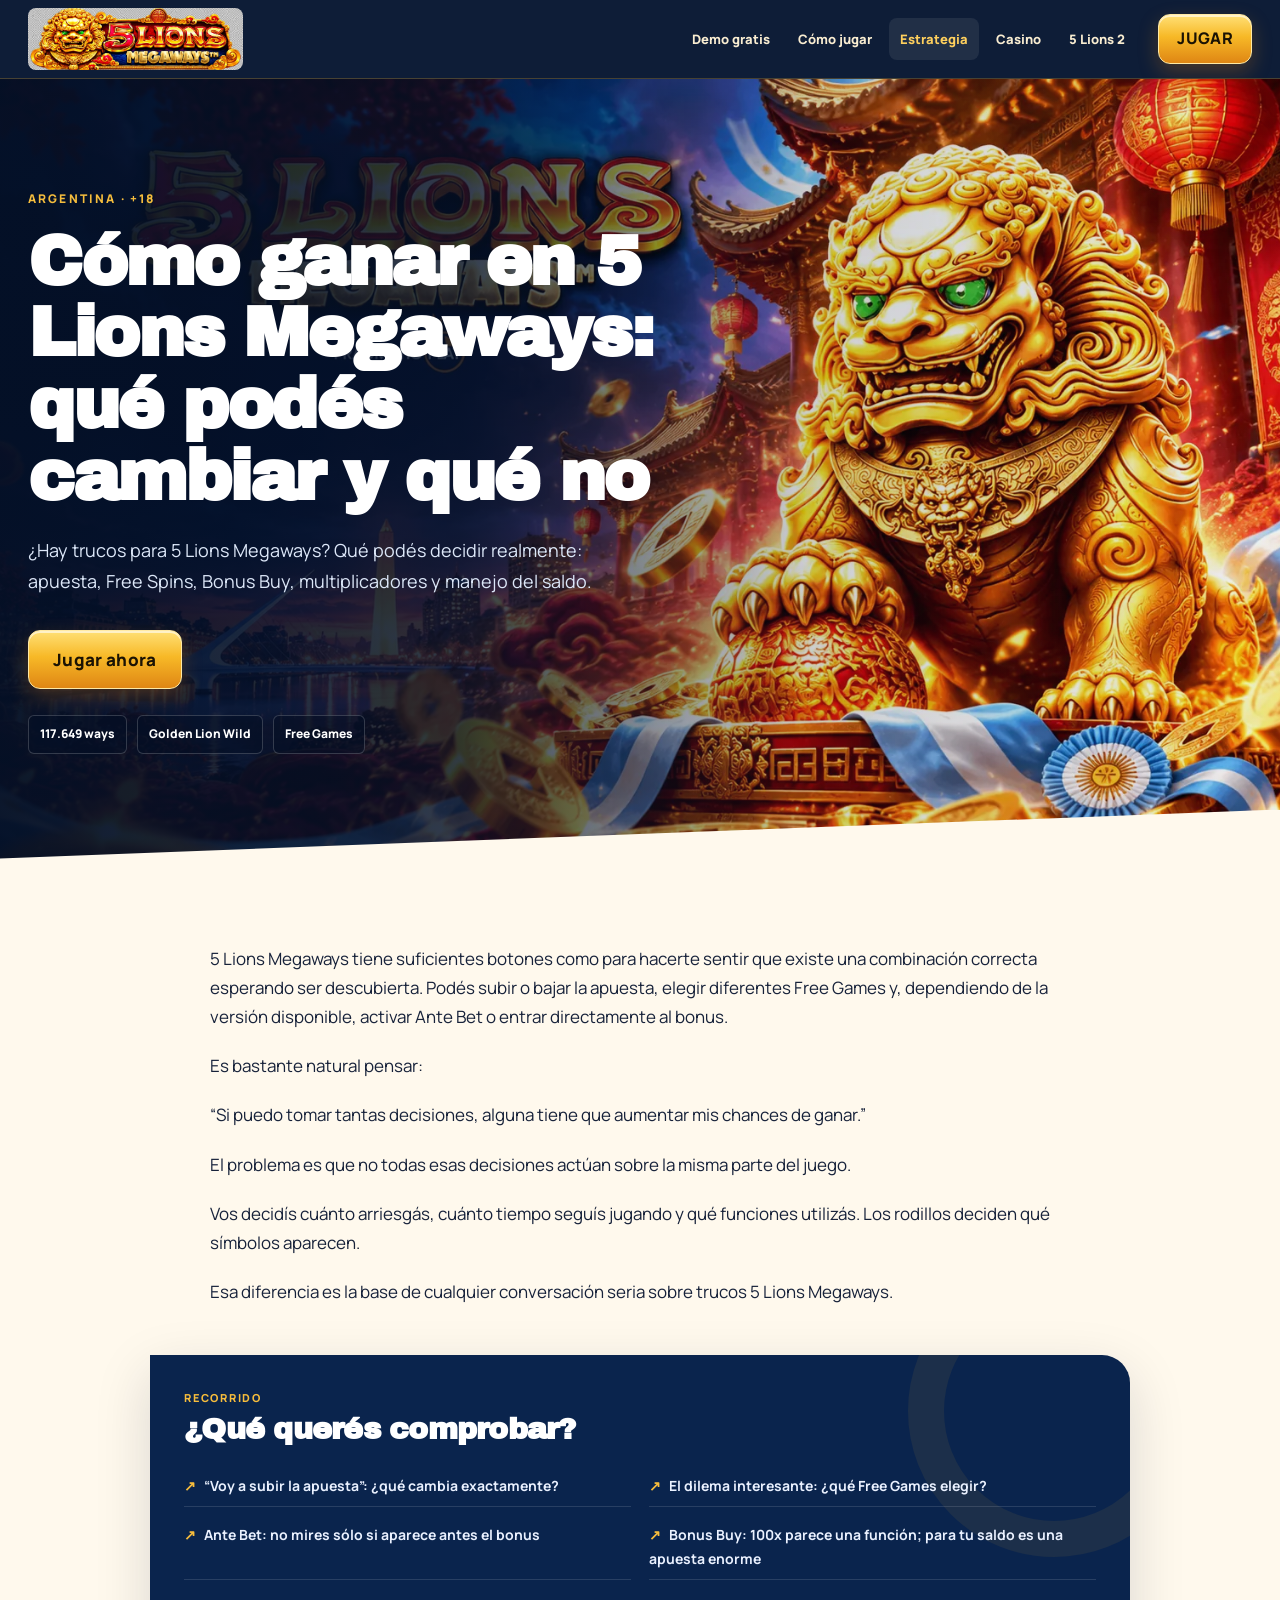
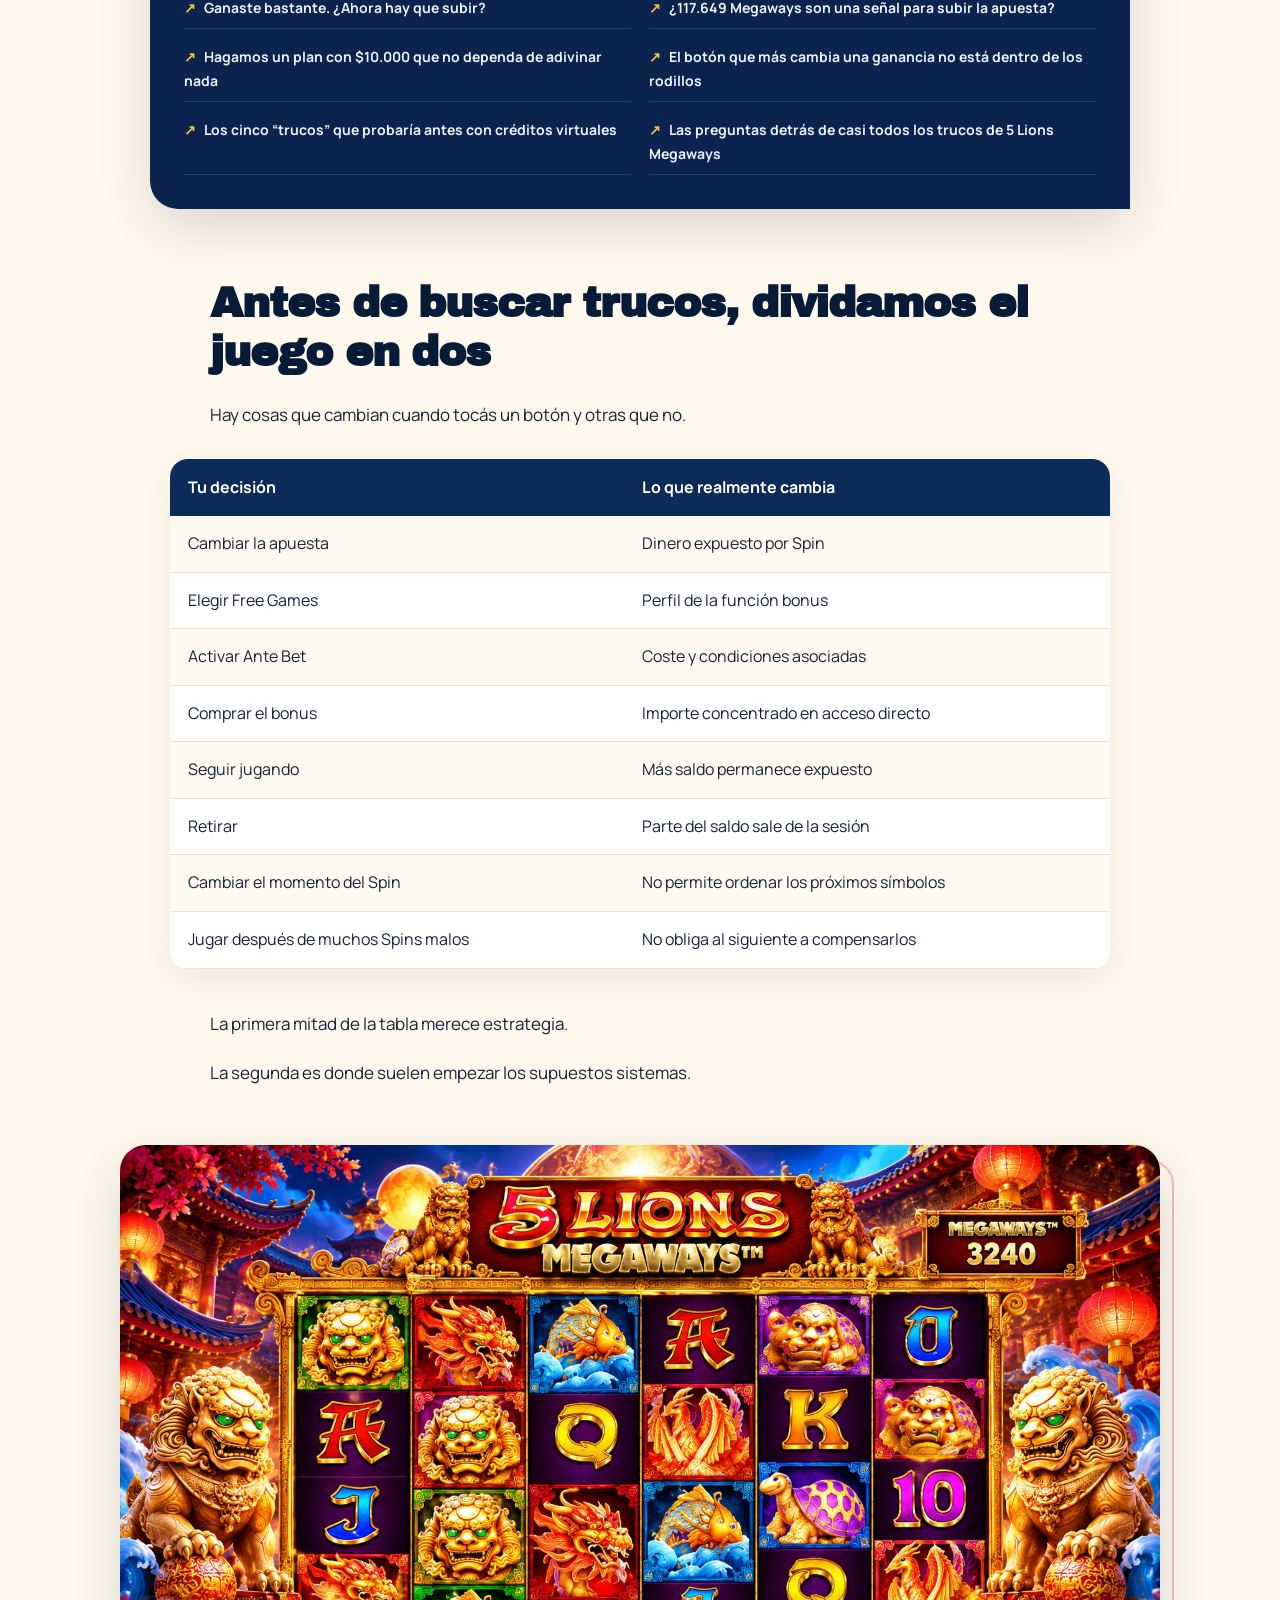
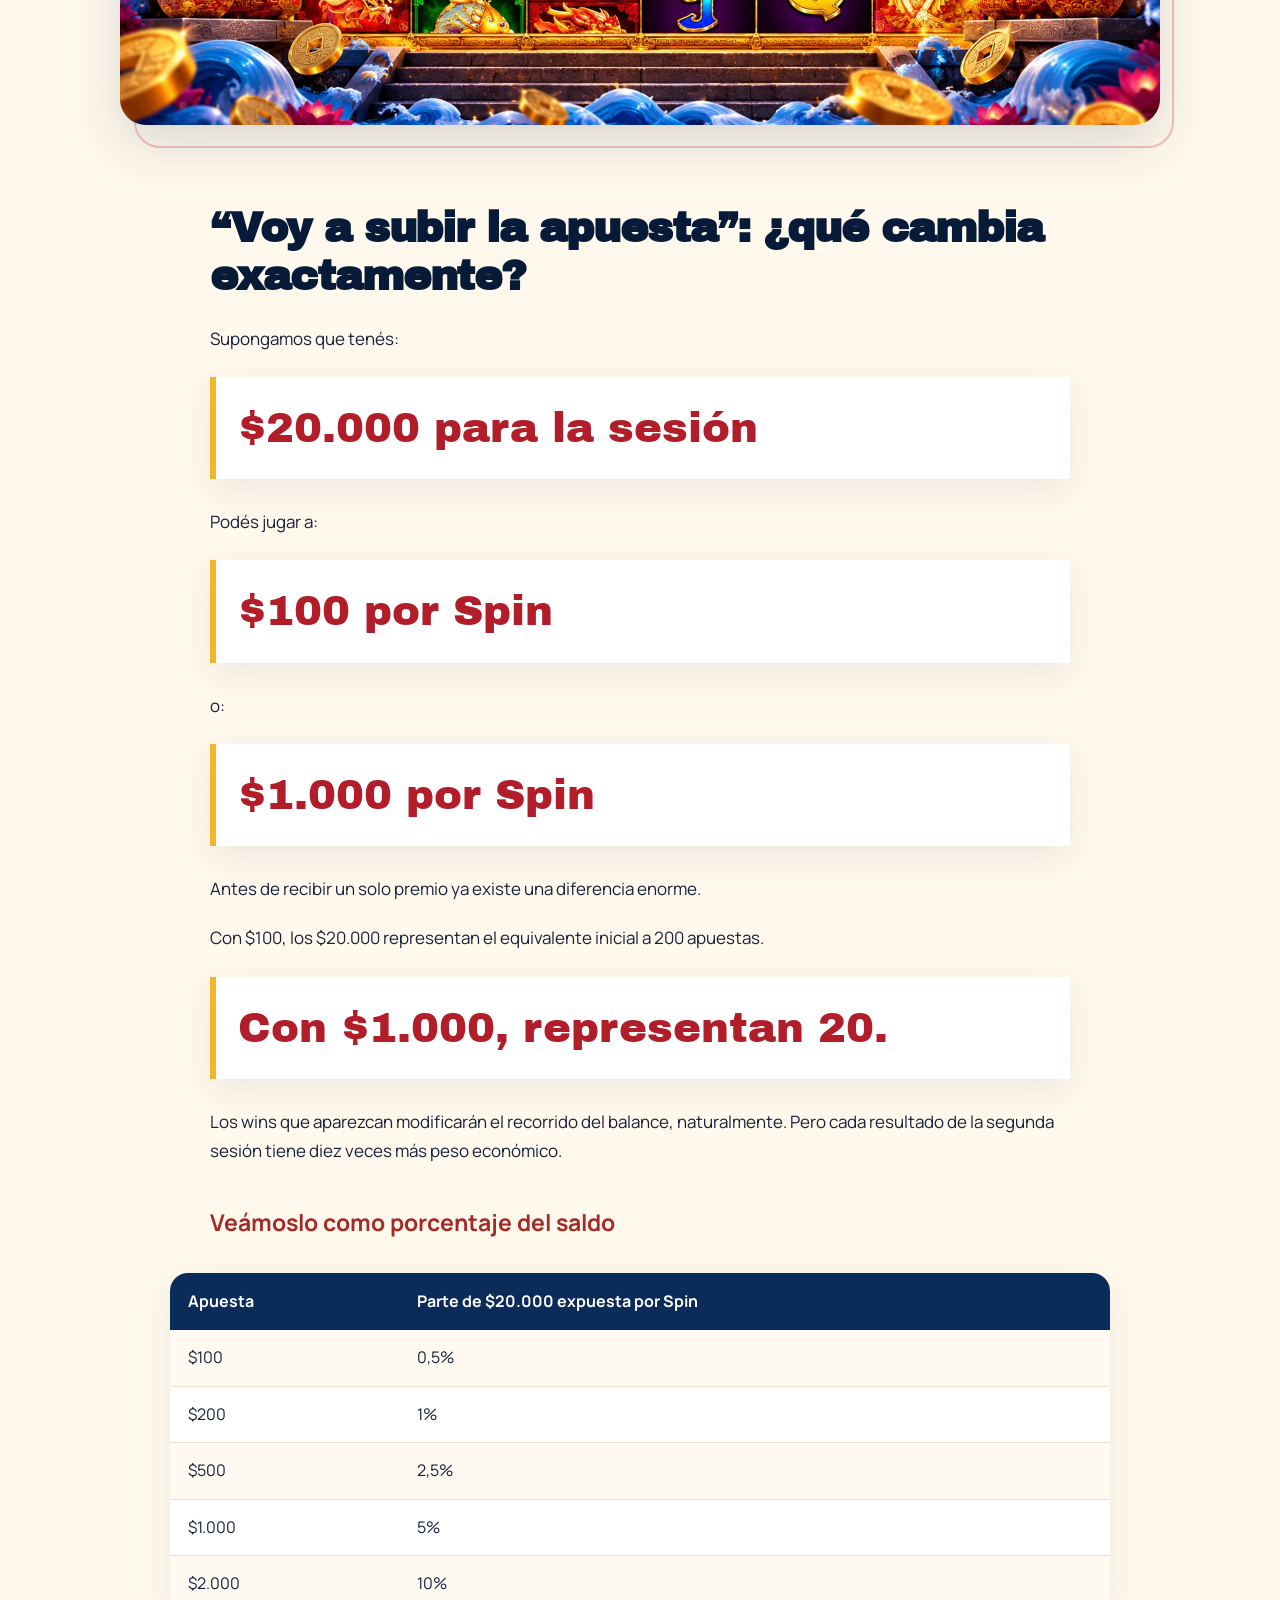
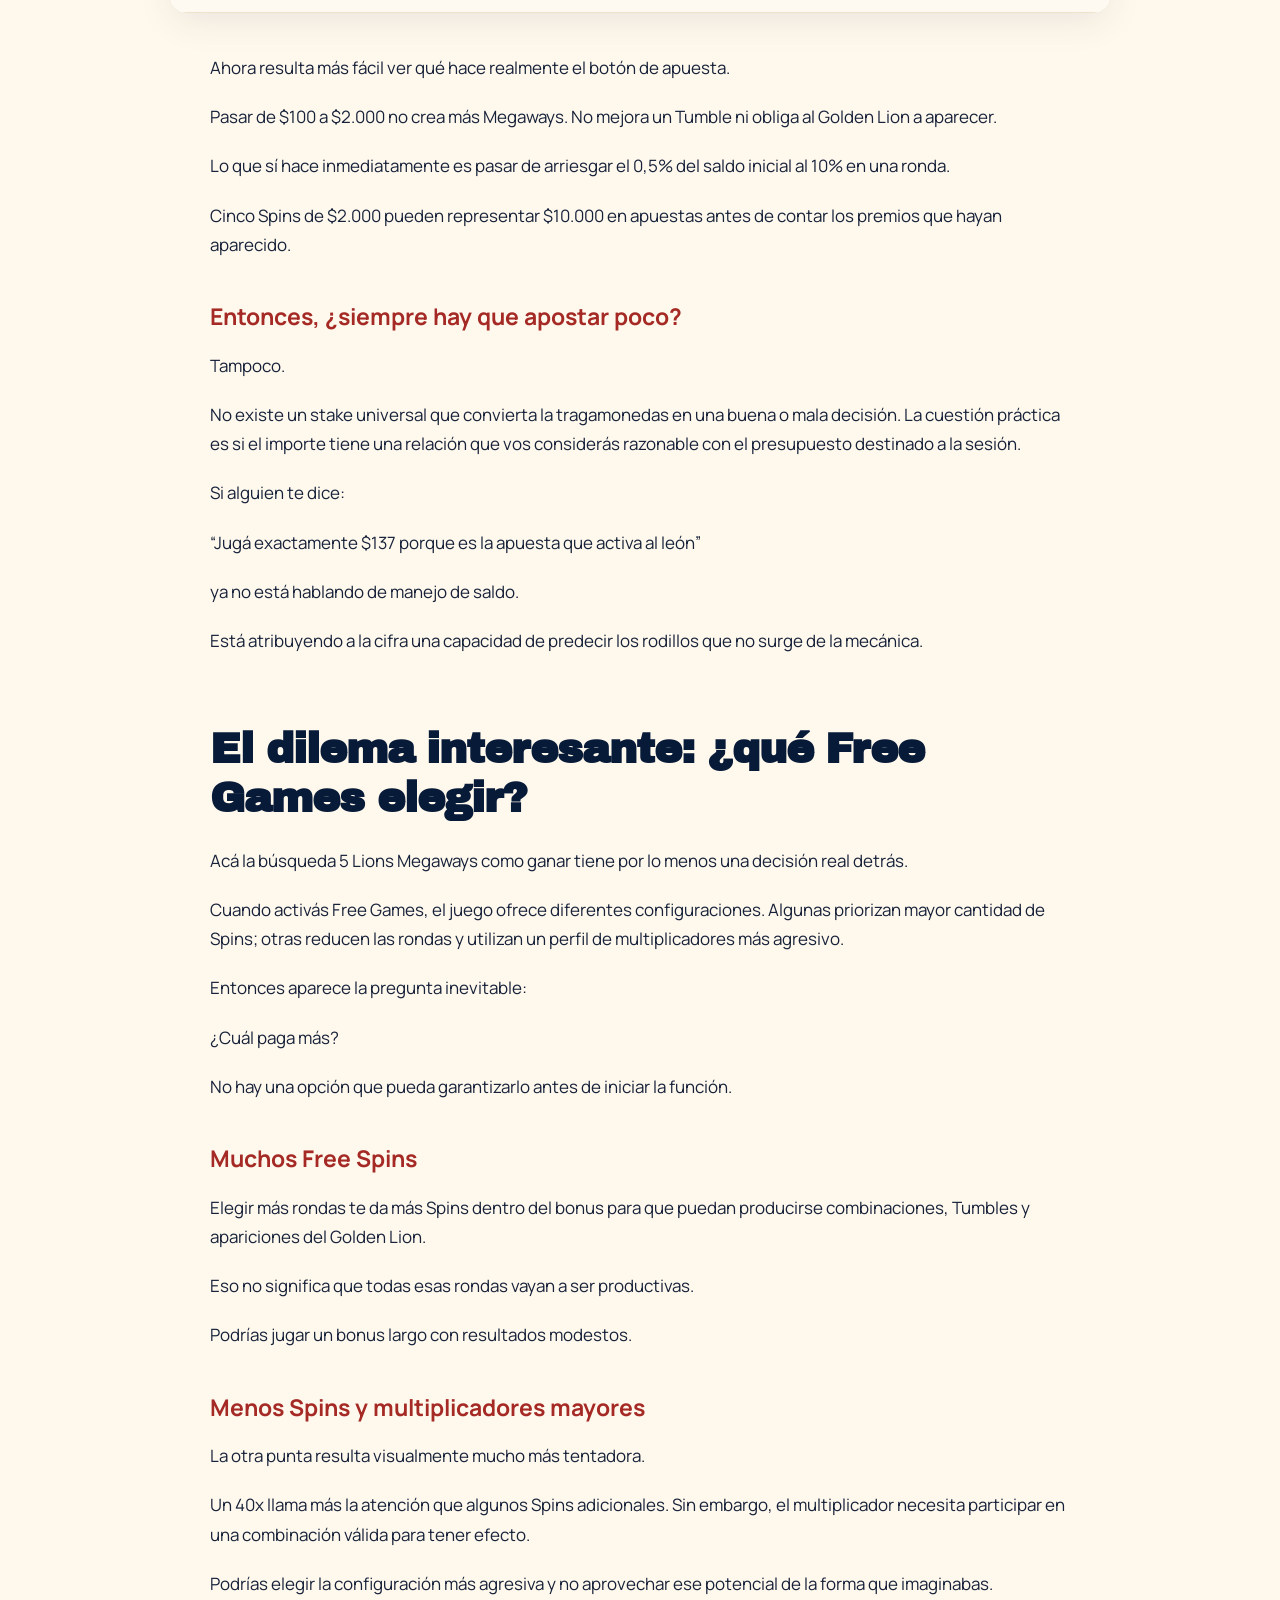
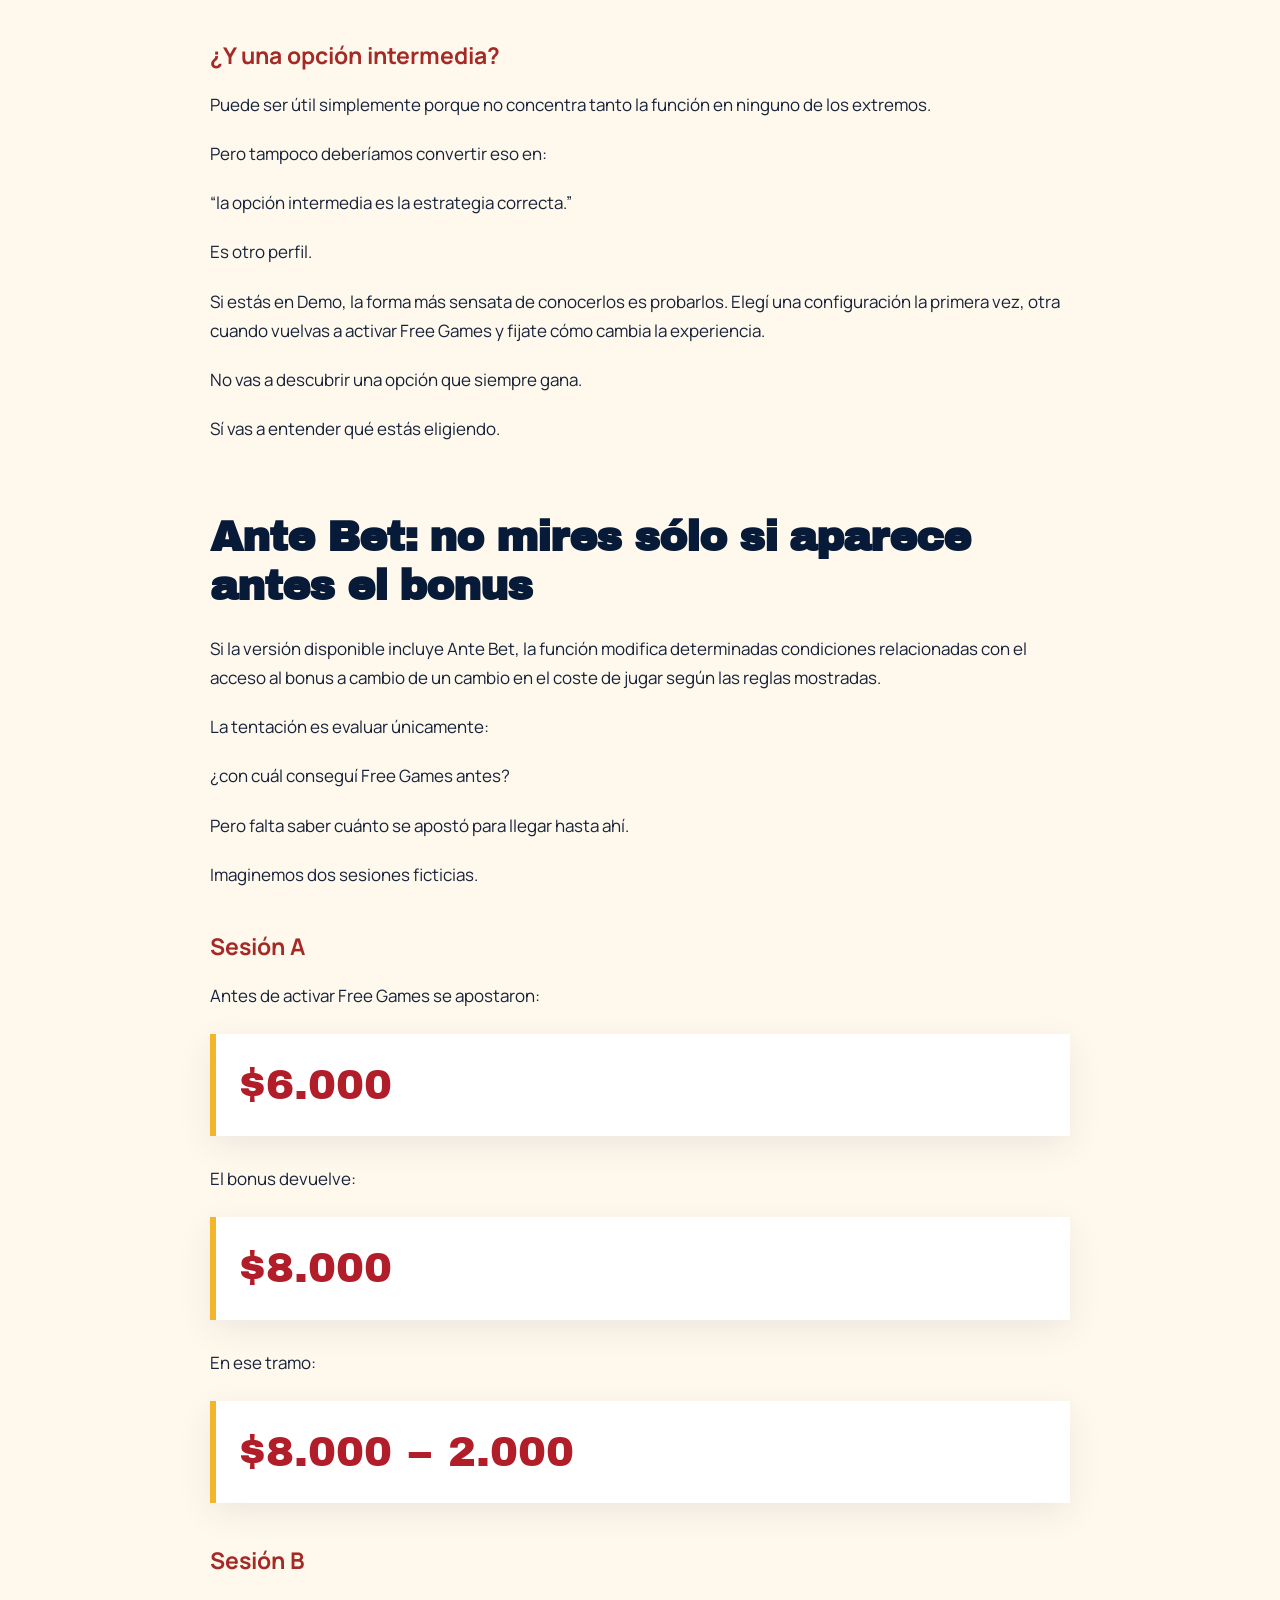
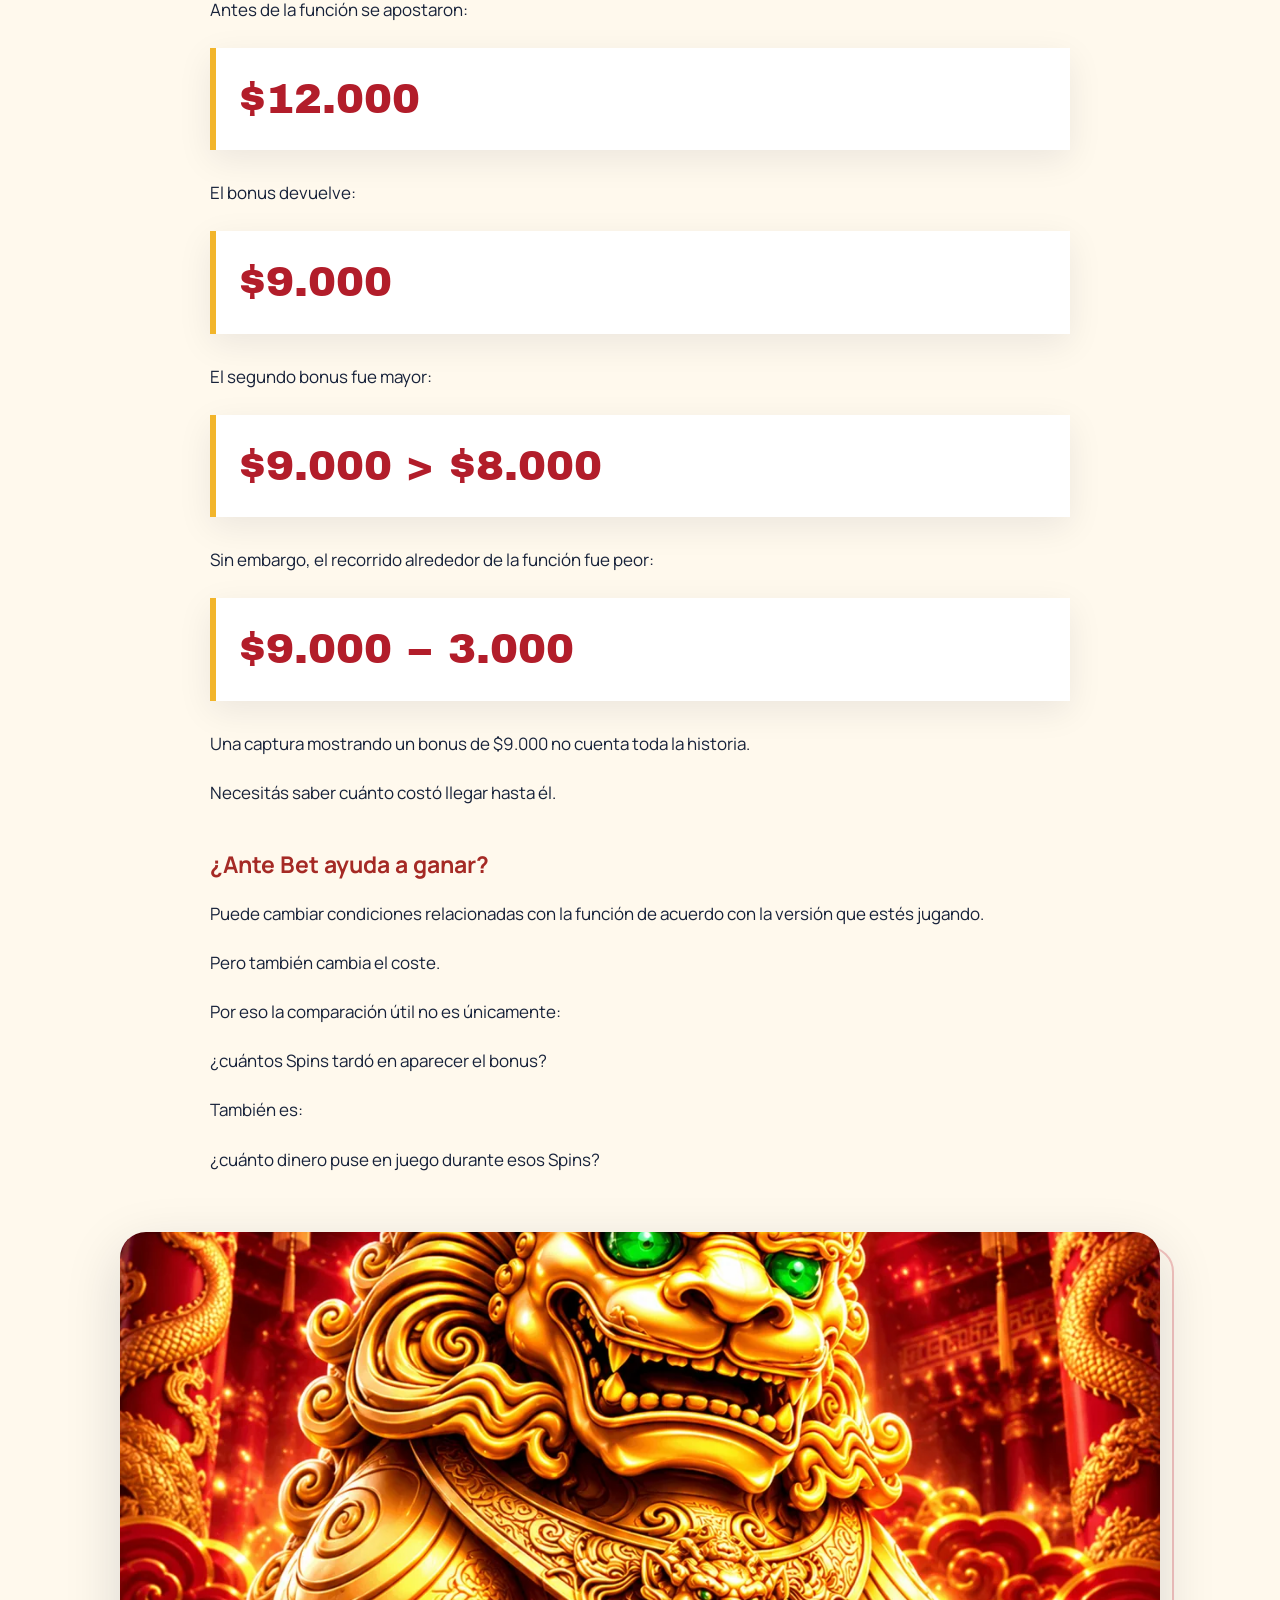
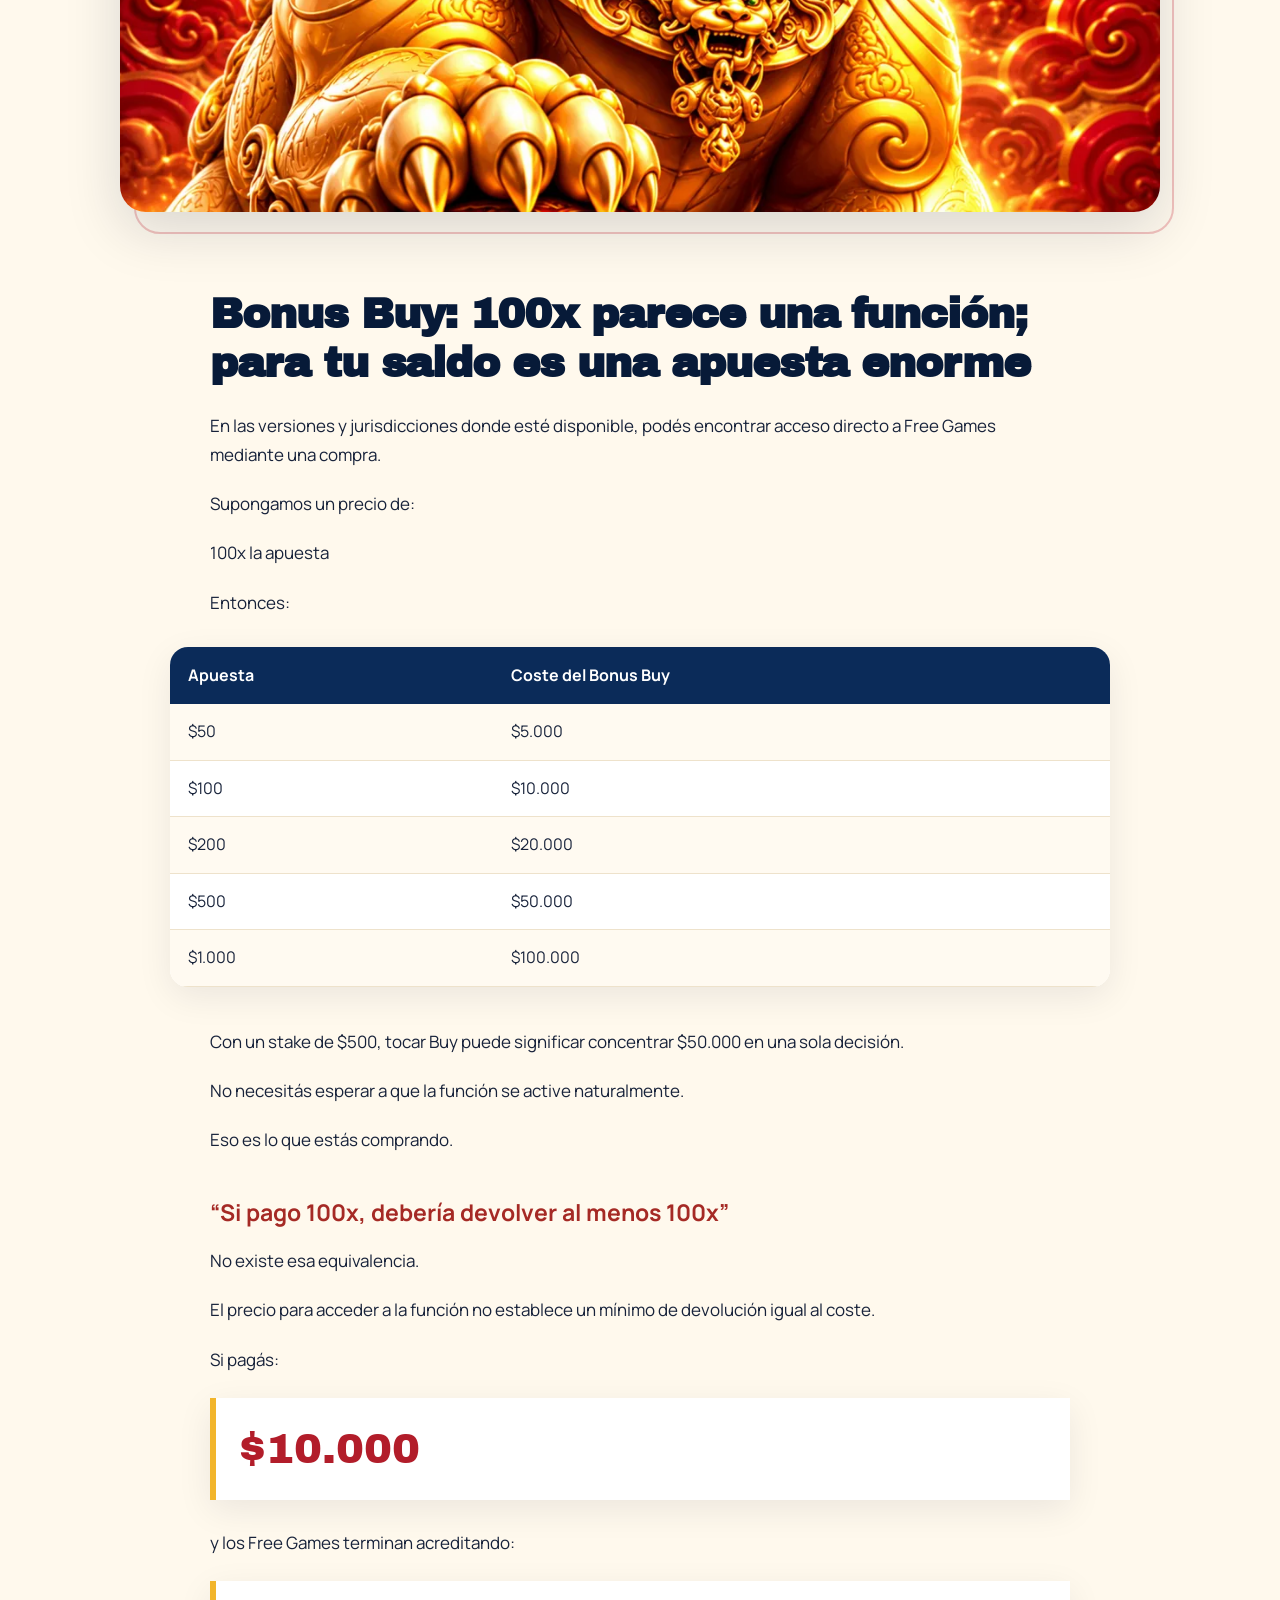
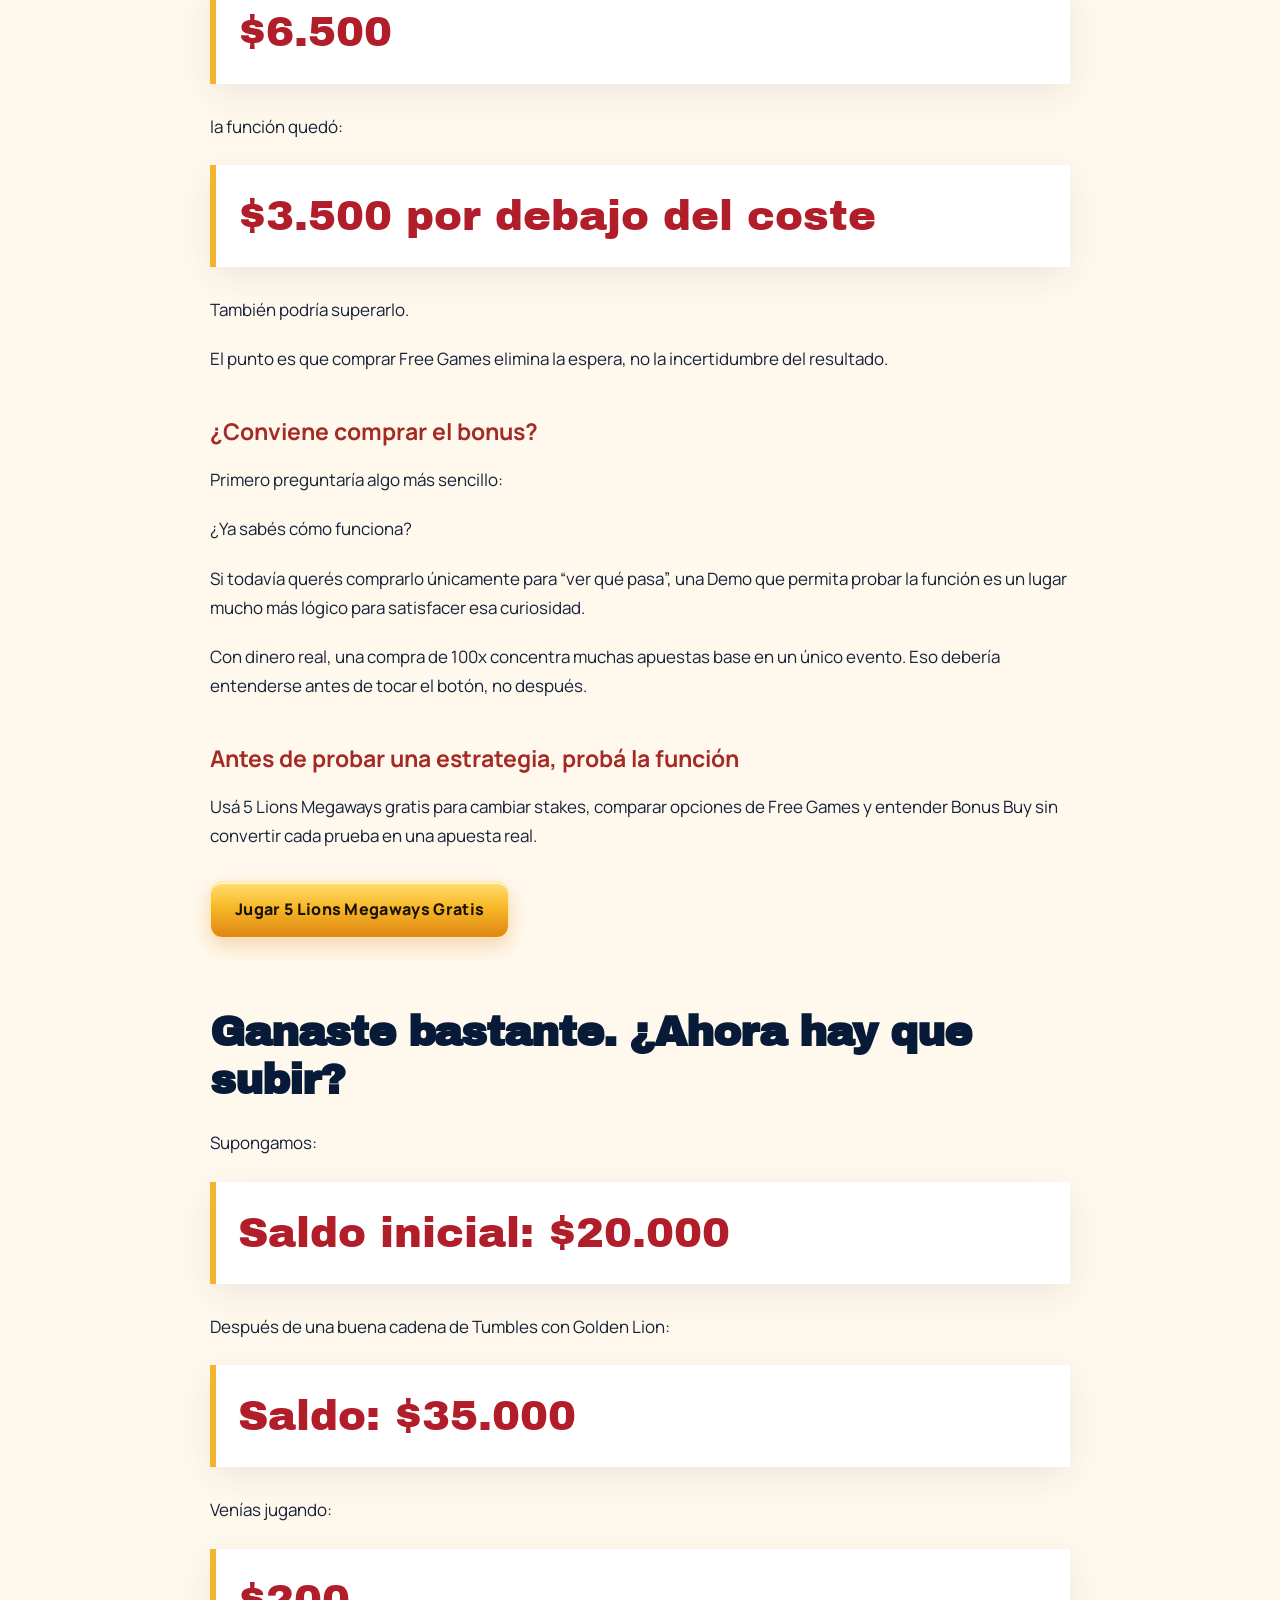
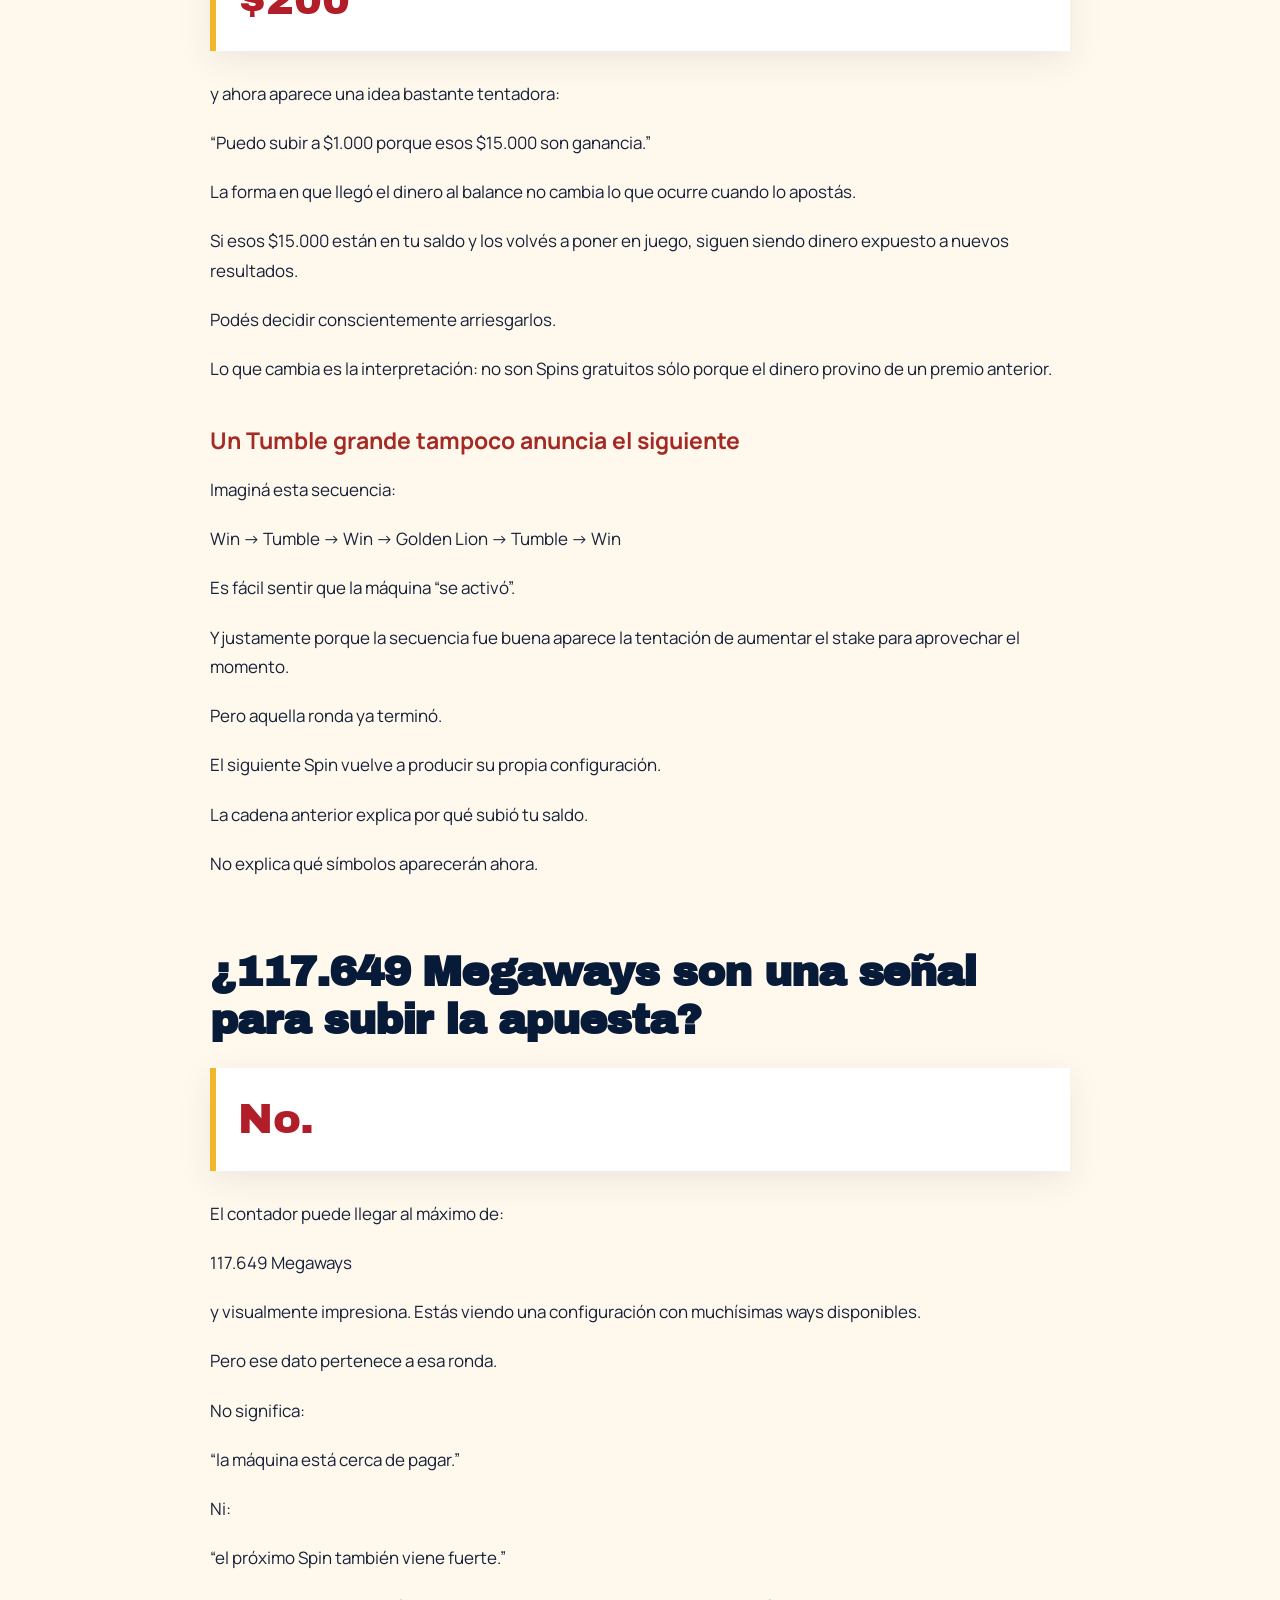
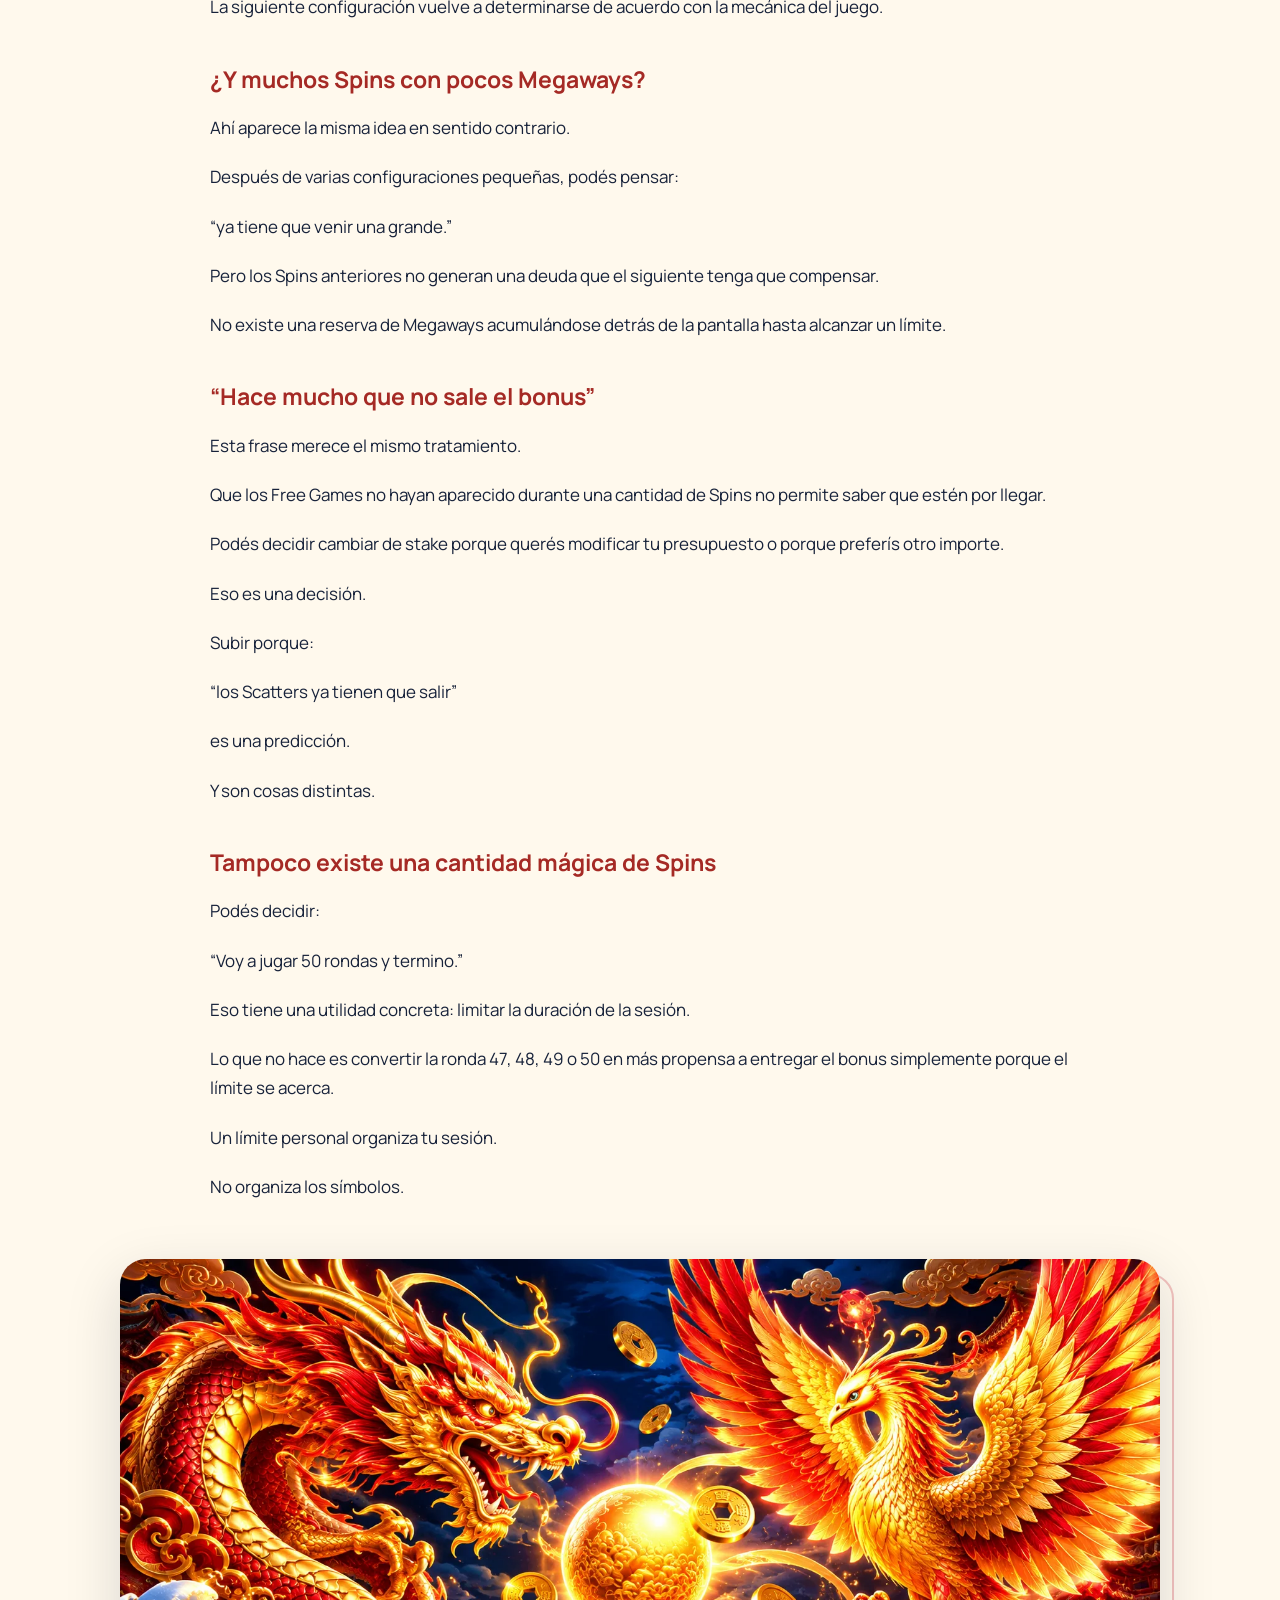
<file: como-ganar-5-lions-megaways/index.html>
<!doctype html><html lang="es-AR"><head><meta charset="utf-8"><meta name="viewport" content="width=device-width,initial-scale=1"><title>Cómo Ganar en 5 Lions Megaways: Trucos y Estrategia</title><meta name="description" content="¿Hay trucos para 5 Lions Megaways? Qué podés decidir realmente: apuesta, Free Spins, Bonus Buy, multiplicadores y manejo del saldo."><meta name="google-site-verification" content="sS1BB7EEUj-s7YXftbm7HTyzS3VdaFH6SpnUiCFw_8Y" /><link rel="canonical" href="https://worldpercussioncenter.com/como-ganar-5-lions-megaways/"><meta name="robots" content="index,follow,max-image-preview:large"><meta property="og:title" content="Cómo Ganar en 5 Lions Megaways: Trucos y Estrategia"><meta property="og:description" content="¿Hay trucos para 5 Lions Megaways? Qué podés decidir realmente: apuesta, Free Spins, Bonus Buy, multiplicadores y manejo del saldo."><meta property="og:url" content="https://worldpercussioncenter.com/como-ganar-5-lions-megaways/"><meta property="og:type" content="website"><meta property="og:image" content="https://worldpercussioncenter.com/assets/img/hero.webp"><meta name="twitter:card" content="summary_large_image"><link rel="icon" href="/favicon.png"><link rel="stylesheet" href="/assets/css/lions.css"><script type="application/ld+json">{"@context": "https://schema.org", "@type": "WebPage", "name": "Cómo Ganar en 5 Lions Megaways: Trucos y Estrategia", "description": "¿Hay trucos para 5 Lions Megaways? Qué podés decidir realmente: apuesta, Free Spins, Bonus Buy, multiplicadores y manejo del saldo.", "url": "https://worldpercussioncenter.com/como-ganar-5-lions-megaways/", "inLanguage": "es-AR", "isPartOf": {"@type": "WebSite", "name": "5 Lions Megaways Argentina", "url": "https://worldpercussioncenter.com/"}}</script></head><body>
<header class="site-head"><div class="head-inner"><a class="brand" href="/5-lions-megaways/"><img src="/assets/img/logo.webp" alt="5 Lions Megaways"></a><input id="navtoggle" class="navtoggle" type="checkbox"><label for="navtoggle" class="navicon" aria-label="Abrir menú"><span></span><span></span><span></span></label><nav class="main-nav"><a href="/5-lions-megaways/" class="">Demo gratis</a><a href="/como-jugar-5-lions-megaways/" class="">Cómo jugar</a><a href="/como-ganar-5-lions-megaways/" class="active">Estrategia</a><a href="/5-lions-megaways-casino/" class="">Casino</a><a href="/5-lions-megaways-2/" class="">5 Lions 2</a></nav><a class="head-cta" href="/go/">JUGAR</a></div></header>
<main><section class="hero"><div class="hero-bg"></div><div class="hero-inner"><div class="hero-copy"><span class="eyebrow">ARGENTINA · +18</span><div class="hero-title"><h1>Cómo ganar en 5 Lions Megaways: qué podés cambiar y qué no</h1><p>¿Hay trucos para 5 Lions Megaways? Qué podés decidir realmente: apuesta, Free Spins, Bonus Buy, multiplicadores y manejo del saldo.</p><a class="cta-btn hero-btn" href="/go/">Jugar ahora</a><div class="hero-facts"><span>117.649 ways</span><span>Golden Lion Wild</span><span>Free Games</span></div></div></div></section>
<article class="content-shell"><p>5 Lions Megaways tiene suficientes botones como para hacerte sentir que existe una combinación correcta esperando ser descubierta. Podés subir o bajar la apuesta, elegir diferentes Free Games y, dependiendo de la versión disponible, activar Ante Bet o entrar directamente al bonus.</p><p>Es bastante natural pensar:</p><p>“Si puedo tomar tantas decisiones, alguna tiene que aumentar mis chances de ganar.”</p><p>El problema es que no todas esas decisiones actúan sobre la misma parte del juego.</p><p>Vos decidís cuánto arriesgás, cuánto tiempo seguís jugando y qué funciones utilizás. Los rodillos deciden qué símbolos aparecen.</p><p>Esa diferencia es la base de cualquier conversación seria sobre trucos 5 Lions Megaways.</p><nav class="toc" aria-label="Contenido"><div class="toc-kicker">RECORRIDO</div><h2 id="que-queres-comprobar">¿Qué querés comprobar?</h2><div class="toc-links"><a href="#stake">“Voy a subir la apuesta”: ¿qué cambia exactamente?</a><a href="#free-games">El dilema interesante: ¿qué Free Games elegir?</a><a href="#ante-bet">Ante Bet: no mires sólo si aparece antes el bonus</a><a href="#bonus-buy">Bonus Buy: 100x parece una función; para tu saldo es una apuesta enorme</a><a href="#despues-win">Ganaste bastante. ¿Ahora hay que subir?</a><a href="#senales">¿117.649 Megaways son una señal para subir la apuesta?</a><a href="#plan">Hagamos un plan con $10.000 que no dependa de adivinar nada</a><a href="#salida">El botón que más cambia una ganancia no está dentro de los rodillos</a><a href="#demo">Los cinco “trucos” que probaría antes con créditos virtuales</a><a href="#faq">Las preguntas detrás de casi todos los trucos de 5 Lions Megaways</a></div></nav><h2 id="antes-de-buscar-trucos-dividamos-el-juego-en-dos">Antes de buscar trucos, dividamos el juego en dos</h2><p>Hay cosas que cambian cuando tocás un botón y otras que no.</p><div class="table-scroll"><table><tr><th>Tu decisión</th><th>Lo que realmente cambia</th></tr><tr><td>Cambiar la apuesta</td><td>Dinero expuesto por Spin</td></tr><tr><td>Elegir Free Games</td><td>Perfil de la función bonus</td></tr><tr><td>Activar Ante Bet</td><td>Coste y condiciones asociadas</td></tr><tr><td>Comprar el bonus</td><td>Importe concentrado en acceso directo</td></tr><tr><td>Seguir jugando</td><td>Más saldo permanece expuesto</td></tr><tr><td>Retirar</td><td>Parte del saldo sale de la sesión</td></tr><tr><td>Cambiar el momento del Spin</td><td>No permite ordenar los próximos símbolos</td></tr><tr><td>Jugar después de muchos Spins malos</td><td>No obliga al siguiente a compensarlos</td></tr></table></div><p>La primera mitad de la tabla merece estrategia.</p><p>La segunda es donde suelen empezar los supuestos sistemas.</p><figure class="story-image"><img src="/assets/img/gameplay.webp" alt="5 Lions Megaways - “Voy a subir la apuesta”: ¿qué cambia exactamente?" loading="lazy"></figure><h2 id="stake">“Voy a subir la apuesta”: ¿qué cambia exactamente?</h2><p>Supongamos que tenés:</p><div class="number-chip">$20.000 para la sesión</div><p>Podés jugar a:</p><div class="number-chip">$100 por Spin</div><p>o:</p><div class="number-chip">$1.000 por Spin</div><p>Antes de recibir un solo premio ya existe una diferencia enorme.</p><p>Con $100, los $20.000 representan el equivalente inicial a 200 apuestas.</p><div class="number-chip">Con $1.000, representan 20.</div><p>Los wins que aparezcan modificarán el recorrido del balance, naturalmente. Pero cada resultado de la segunda sesión tiene diez veces más peso económico.</p><h3>Veámoslo como porcentaje del saldo</h3><div class="table-scroll"><table><tr><th>Apuesta</th><th>Parte de $20.000 expuesta por Spin</th></tr><tr><td>$100</td><td>0,5%</td></tr><tr><td>$200</td><td>1%</td></tr><tr><td>$500</td><td>2,5%</td></tr><tr><td>$1.000</td><td>5%</td></tr><tr><td>$2.000</td><td>10%</td></tr></table></div><p>Ahora resulta más fácil ver qué hace realmente el botón de apuesta.</p><p>Pasar de $100 a $2.000 no crea más Megaways. No mejora un Tumble ni obliga al Golden Lion a aparecer.</p><p>Lo que sí hace inmediatamente es pasar de arriesgar el 0,5% del saldo inicial al 10% en una ronda.</p><p>Cinco Spins de $2.000 pueden representar $10.000 en apuestas antes de contar los premios que hayan aparecido.</p><h3>Entonces, ¿siempre hay que apostar poco?</h3><p>Tampoco.</p><p>No existe un stake universal que convierta la tragamonedas en una buena o mala decisión. La cuestión práctica es si el importe tiene una relación que vos considerás razonable con el presupuesto destinado a la sesión.</p><p>Si alguien te dice:</p><p>“Jugá exactamente $137 porque es la apuesta que activa al león”</p><p>ya no está hablando de manejo de saldo.</p><p>Está atribuyendo a la cifra una capacidad de predecir los rodillos que no surge de la mecánica.</p><h2 id="free-games">El dilema interesante: ¿qué Free Games elegir?</h2><p>Acá la búsqueda 5 Lions Megaways como ganar tiene por lo menos una decisión real detrás.</p><p>Cuando activás Free Games, el juego ofrece diferentes configuraciones. Algunas priorizan mayor cantidad de Spins; otras reducen las rondas y utilizan un perfil de multiplicadores más agresivo.</p><p>Entonces aparece la pregunta inevitable:</p><p>¿Cuál paga más?</p><p>No hay una opción que pueda garantizarlo antes de iniciar la función.</p><h3>Muchos Free Spins</h3><p>Elegir más rondas te da más Spins dentro del bonus para que puedan producirse combinaciones, Tumbles y apariciones del Golden Lion.</p><p>Eso no significa que todas esas rondas vayan a ser productivas.</p><p>Podrías jugar un bonus largo con resultados modestos.</p><h3>Menos Spins y multiplicadores mayores</h3><p>La otra punta resulta visualmente mucho más tentadora.</p><p>Un 40x llama más la atención que algunos Spins adicionales. Sin embargo, el multiplicador necesita participar en una combinación válida para tener efecto.</p><p>Podrías elegir la configuración más agresiva y no aprovechar ese potencial de la forma que imaginabas.</p><h3>¿Y una opción intermedia?</h3><p>Puede ser útil simplemente porque no concentra tanto la función en ninguno de los extremos.</p><p>Pero tampoco deberíamos convertir eso en:</p><p>“la opción intermedia es la estrategia correcta.”</p><p>Es otro perfil.</p><p>Si estás en Demo, la forma más sensata de conocerlos es probarlos. Elegí una configuración la primera vez, otra cuando vuelvas a activar Free Games y fijate cómo cambia la experiencia.</p><p>No vas a descubrir una opción que siempre gana.</p><p>Sí vas a entender qué estás eligiendo.</p><h2 id="ante-bet">Ante Bet: no mires sólo si aparece antes el bonus</h2><p>Si la versión disponible incluye Ante Bet, la función modifica determinadas condiciones relacionadas con el acceso al bonus a cambio de un cambio en el coste de jugar según las reglas mostradas.</p><p>La tentación es evaluar únicamente:</p><p>¿con cuál conseguí Free Games antes?</p><p>Pero falta saber cuánto se apostó para llegar hasta ahí.</p><p>Imaginemos dos sesiones ficticias.</p><h3>Sesión A</h3><p>Antes de activar Free Games se apostaron:</p><div class="number-chip">$6.000</div><p>El bonus devuelve:</p><div class="number-chip">$8.000</div><p>En ese tramo:</p><div class="number-chip">$8.000 − 2.000</div><h3>Sesión B</h3><p>Antes de la función se apostaron:</p><div class="number-chip">$12.000</div><p>El bonus devuelve:</p><div class="number-chip">$9.000</div><p>El segundo bonus fue mayor:</p><div class="number-chip">$9.000 &gt; $8.000</div><p>Sin embargo, el recorrido alrededor de la función fue peor:</p><div class="number-chip">$9.000 − 3.000</div><p>Una captura mostrando un bonus de $9.000 no cuenta toda la historia.</p><p>Necesitás saber cuánto costó llegar hasta él.</p><h3>¿Ante Bet ayuda a ganar?</h3><p>Puede cambiar condiciones relacionadas con la función de acuerdo con la versión que estés jugando.</p><p>Pero también cambia el coste.</p><p>Por eso la comparación útil no es únicamente:</p><p>¿cuántos Spins tardó en aparecer el bonus?</p><p>También es:</p><p>¿cuánto dinero puse en juego durante esos Spins?</p><figure class="story-image"><img src="/assets/img/lion.webp" alt="5 Lions Megaways - Bonus Buy: 100x parece una función; para tu saldo es una apuesta enorme" loading="lazy"></figure><h2 id="bonus-buy">Bonus Buy: 100x parece una función; para tu saldo es una apuesta enorme</h2><p>En las versiones y jurisdicciones donde esté disponible, podés encontrar acceso directo a Free Games mediante una compra.</p><p>Supongamos un precio de:</p><p>100x la apuesta</p><p>Entonces:</p><div class="table-scroll"><table><tr><th>Apuesta</th><th>Coste del Bonus Buy</th></tr><tr><td>$50</td><td>$5.000</td></tr><tr><td>$100</td><td>$10.000</td></tr><tr><td>$200</td><td>$20.000</td></tr><tr><td>$500</td><td>$50.000</td></tr><tr><td>$1.000</td><td>$100.000</td></tr></table></div><p>Con un stake de $500, tocar Buy puede significar concentrar $50.000 en una sola decisión.</p><p>No necesitás esperar a que la función se active naturalmente.</p><p>Eso es lo que estás comprando.</p><h3>“Si pago 100x, debería devolver al menos 100x”</h3><p>No existe esa equivalencia.</p><p>El precio para acceder a la función no establece un mínimo de devolución igual al coste.</p><p>Si pagás:</p><div class="number-chip">$10.000</div><p>y los Free Games terminan acreditando:</p><div class="number-chip">$6.500</div><p>la función quedó:</p><div class="number-chip">$3.500 por debajo del coste</div><p>También podría superarlo.</p><p>El punto es que comprar Free Games elimina la espera, no la incertidumbre del resultado.</p><h3>¿Conviene comprar el bonus?</h3><p>Primero preguntaría algo más sencillo:</p><p>¿Ya sabés cómo funciona?</p><p>Si todavía querés comprarlo únicamente para “ver qué pasa”, una Demo que permita probar la función es un lugar mucho más lógico para satisfacer esa curiosidad.</p><p>Con dinero real, una compra de 100x concentra muchas apuestas base en un único evento. Eso debería entenderse antes de tocar el botón, no después.</p><h3>Antes de probar una estrategia, probá la función</h3><p>Usá 5 Lions Megaways gratis para cambiar stakes, comparar opciones de Free Games y entender Bonus Buy sin convertir cada prueba en una apuesta real.</p><div class="inline-action"><a class="cta-btn" href="/go/">Jugar 5 Lions Megaways Gratis</a></div><h2 id="despues-win">Ganaste bastante. ¿Ahora hay que subir?</h2><p>Supongamos:</p><div class="number-chip">Saldo inicial: $20.000</div><p>Después de una buena cadena de Tumbles con Golden Lion:</p><div class="number-chip">Saldo: $35.000</div><p>Venías jugando:</p><div class="number-chip">$200</div><p>y ahora aparece una idea bastante tentadora:</p><p>“Puedo subir a $1.000 porque esos $15.000 son ganancia.”</p><p>La forma en que llegó el dinero al balance no cambia lo que ocurre cuando lo apostás.</p><p>Si esos $15.000 están en tu saldo y los volvés a poner en juego, siguen siendo dinero expuesto a nuevos resultados.</p><p>Podés decidir conscientemente arriesgarlos.</p><p>Lo que cambia es la interpretación: no son Spins gratuitos sólo porque el dinero provino de un premio anterior.</p><h3>Un Tumble grande tampoco anuncia el siguiente</h3><p>Imaginá esta secuencia:</p><p>Win → Tumble → Win → Golden Lion → Tumble → Win</p><p>Es fácil sentir que la máquina “se activó”.</p><p>Y justamente porque la secuencia fue buena aparece la tentación de aumentar el stake para aprovechar el momento.</p><p>Pero aquella ronda ya terminó.</p><p>El siguiente Spin vuelve a producir su propia configuración.</p><p>La cadena anterior explica por qué subió tu saldo.</p><p>No explica qué símbolos aparecerán ahora.</p><h2 id="senales">¿117.649 Megaways son una señal para subir la apuesta?</h2><div class="number-chip">No.</div><p>El contador puede llegar al máximo de:</p><p>117.649 Megaways</p><p>y visualmente impresiona. Estás viendo una configuración con muchísimas ways disponibles.</p><p>Pero ese dato pertenece a esa ronda.</p><p>No significa:</p><p>“la máquina está cerca de pagar.”</p><p>Ni:</p><p>“el próximo Spin también viene fuerte.”</p><p>La siguiente configuración vuelve a determinarse de acuerdo con la mecánica del juego.</p><h3>¿Y muchos Spins con pocos Megaways?</h3><p>Ahí aparece la misma idea en sentido contrario.</p><p>Después de varias configuraciones pequeñas, podés pensar:</p><p>“ya tiene que venir una grande.”</p><p>Pero los Spins anteriores no generan una deuda que el siguiente tenga que compensar.</p><p>No existe una reserva de Megaways acumulándose detrás de la pantalla hasta alcanzar un límite.</p><h3>“Hace mucho que no sale el bonus”</h3><p>Esta frase merece el mismo tratamiento.</p><p>Que los Free Games no hayan aparecido durante una cantidad de Spins no permite saber que estén por llegar.</p><p>Podés decidir cambiar de stake porque querés modificar tu presupuesto o porque preferís otro importe.</p><p>Eso es una decisión.</p><p>Subir porque:</p><p>“los Scatters ya tienen que salir”</p><p>es una predicción.</p><p>Y son cosas distintas.</p><h3>Tampoco existe una cantidad mágica de Spins</h3><p>Podés decidir:</p><p>“Voy a jugar 50 rondas y termino.”</p><p>Eso tiene una utilidad concreta: limitar la duración de la sesión.</p><p>Lo que no hace es convertir la ronda 47, 48, 49 o 50 en más propensa a entregar el bonus simplemente porque el límite se acerca.</p><p>Un límite personal organiza tu sesión.</p><p>No organiza los símbolos.</p><figure class="story-image"><img src="/assets/img/dragon.webp" alt="5 Lions Megaways - Hagamos un plan con $10.000 que no dependa de adivinar nada" loading="lazy"></figure><h2 id="plan">Hagamos un plan con $10.000 que no dependa de adivinar nada</h2><p>En lugar de buscar una secuencia secreta, supongamos que querés probar como ganar en 5 Lions Megaways manteniendo claras tus decisiones.</p><p>Podrías empezar con algo así:</p><p>Presupuesto inicial: $10.000<br>Apuesta base: $100<br>Cambio de stake: no reaccionar automáticamente a cada win o loss<br>Bonus Buy: primero entenderlo en Demo<br>Free Games: elegir conscientemente una configuración<br>Límite de pérdida: definido antes de empezar<br>Punto para revisar una ganancia: también definido antes<br>Resultado final: compararlo con los $10.000 iniciales</p><p>Esto no aumenta mágicamente la probabilidad de que aparezca un Golden Lion.</p><p>Hace otra cosa bastante útil: permite saber qué ocurrió con tu plata.</p><h3>Medí la sesión desde el principio, no desde el último premio</h3><p>Imaginemos que empezaste con:</p><div class="number-chip">$10.000</div><p>En algún momento llegaste a:</p><div class="number-chip">$17.000</div><p>Después terminaste con:</p><div class="number-chip">$12.500</div><p>Es fácil salir pensando en los $4.500 que “perdiste” desde el punto máximo.</p><p>Pero respecto del comienzo:</p><div class="number-chip">$12.500 − 2.500</div><p>Ahora cambiemos el final:</p><div class="number-chip">$7.000</div><p>En ese caso:</p><div class="number-chip">$7.000 − 3.000</div><p>Tomar como referencia el saldo inicial ayuda a separar lo que realmente pasó durante la sesión de la sensación producida por el último tramo.</p><h2 id="salida">El botón que más cambia una ganancia no está dentro de los rodillos</h2><p>Supongamos otra sesión:</p><div class="number-chip">Inicio: $10.000</div><p>En un momento:</p><div class="number-chip">$24.000</div><p>Después:</p><div class="number-chip">$15.000</div><p>Finalmente:</p><div class="number-chip">$3.000</div><p>La tragamonedas no cometió ningún error entre $24.000 y $3.000.</p><p>Simplemente siguieron ocurriendo apuestas.</p><p>En el punto máximo estabas:</p><div class="number-chip">+$14.000 respecto del inicio</div><p>Al final:</p><div class="number-chip">−$7.000</div><p>La decisión de continuar mantuvo ese saldo dentro de la sesión y expuesto a resultados posteriores.</p><h3>Dos números decididos antes pueden resultar más útiles que veinte “señales”</h3><p>Por ejemplo:</p><div class="number-chip">Si bajo a $6.000, termino.</div><p>Si llego a $18.000, freno y decido si quiero seguir.</p><p>No estoy diciendo que $6.000 y $18.000 sean cifras ideales para todos.</p><p>Lo útil es otra cosa: fueron pensadas antes de que apareciera un Wild 20x, antes de una pérdida molesta y antes de sentir que “falta poco” para recuperar.</p><p>En frío resulta bastante más fácil respetar una cuenta simple.</p><h3>Frenar no obliga a retirar todo</h3><p>Supongamos que pasaste:</p><div class="number-chip">$10.000 → $18.000</div><p>Podrías decidir separar una parte y continuar únicamente con otra cantidad si la plataforma y tus propias reglas lo permiten.</p><p>Lo importante es no tratar automáticamente todo el saldo como combustible para la siguiente ronda.</p><p>Mientras el dinero sigue dentro de la sesión, puede volver a ponerse en juego.</p><h2 id="demo">Los cinco “trucos” que probaría antes con créditos virtuales</h2><p>Si todavía no conocés bien 5 Lions Megaways, usaría la Demo para responder preguntas concretas en lugar de buscar una apuesta ganadora.</p><p>1. Mantendría un mismo stake durante 30 Spins. Así puedo ver el movimiento del saldo sin modificar una variable después de cada resultado.</p><p>2. Miraría qué pasa durante una cadena de Tumbles. Especialmente cuándo termina y cómo interviene Golden Lion.</p><p>3. Probaría diferentes configuraciones de Free Games. No para encontrar una que siempre pague, sino para entender cómo cambia el perfil del bonus.</p><p>4. Compararía una activación normal con Bonus Buy si la Demo ofrece esa posibilidad. Anotaría el coste teórico y el resultado para entender cuánto concentra la compra.</p><p>5. Reiniciaría y repetiría. Si la misma configuración termina produciendo otro recorrido, ya tengo una demostración práctica de por qué una sesión no permite predecir la siguiente.</p><p>Ese aprendizaje sí se traslada cuando pasás a una cuenta real.</p><p>No porque te diga qué símbolos vienen.</p><p>Porque te permite saber qué estás pagando cuando tocás cada botón.</p><h2 id="faq">Las preguntas detrás de casi todos los trucos de 5 Lions Megaways</h2><h3>¿Cómo ganar en 5 Lions Megaways?</h3><p>Una sesión termina con ganancia cuando los premios acumulados superan el dinero apostado. Podés controlar el stake, presupuesto y uso de determinadas funciones, pero esas decisiones no permiten garantizar qué símbolos aparecerán.</p><h3>¿Hay trucos para 5 Lions Megaways?</h3><p>No existe una secuencia demostrada de Spins, cambios de stake o botones que permita ordenar los próximos resultados. Los “trucos” útiles tienen más que ver con entender costes, manejar el presupuesto y conocer las funciones antes de utilizarlas.</p><h3>¿Qué apuesta conviene usar?</h3><p>No hay una cifra universalmente mejor. Mirá qué porcentaje representa cada Spin respecto del presupuesto que decidiste destinar a la sesión.</p><h3>¿Subir la apuesta aumenta los Megaways?</h3><p>No. Aumentar el stake cambia el importe económico de la ronda, no obliga al tablero a generar más Megaways.</p><h3>¿Hay que subir después de un premio grande?</h3><p>No existe una razón matemática que obligue a hacerlo. Una apuesta mayor simplemente expone más dinero en las rondas posteriores.</p><h3>¿Una buena cadena de Tumbles significa que el juego está pagando?</h3><p>Describe lo que ocurrió en esa ronda. No permite saber qué configuración aparecerá en el siguiente Spin.</p><h3>¿117.649 Megaways significan que voy a ganar?</h3><p>No. Representan el máximo de formas de ganar que puede generar una configuración, no un premio garantizado.</p><h3>¿Cuál es la mejor opción de Free Games?</h3><p>Las opciones modifican el equilibrio entre cantidad de Spins y perfil de multiplicadores. Ninguna garantiza ser la más rentable en una ronda concreta.</p><h3>¿Conviene elegir siempre los multiplicadores más altos?</h3><p>No necesariamente. Un multiplicador potencial necesita aparecer y participar en una combinación válida para tener efecto.</p><h3>¿Ante Bet ayuda a ganar?</h3><p>Puede modificar condiciones relacionadas con la función bonus según la versión disponible, pero también modifica el coste. Hay que considerar ambas partes.</p><h3>¿Conviene comprar el bonus?</h3><p>Bonus Buy concentra el coste de muchas apuestas base en acceso directo a Free Games y no garantiza recuperar lo pagado. Para conocer la función, tiene más sentido probarla primero en Demo cuando sea posible.</p><h3>¿Si hace mucho que no salen Free Games están por aparecer?</h3><p>No podés deducir del tiempo transcurrido que la próxima ronda vaya a activarlos.</p><h3>¿Hay un número ideal de Spins?</h3><p>Podés establecer una cantidad como límite de sesión. Eso controla cuánto tiempo jugás, pero no obliga al bonus o a un premio a aparecer dentro de ese número.</p><h3>¿Qué debería mirar después de una sesión?</h3><p>Compará el saldo final con el inicial y cuánto dinero estuvo realmente en juego. Mirar únicamente el premio más grande puede dar una impresión engañosa del resultado completo.</p><h2 id="el-mejor-truco-es-saber-que-hace-realmente-cada-decision">El mejor truco es saber qué hace realmente cada decisión</h2><p>Podemos reducir casi toda la página a cinco movimientos.</p><p>Subís la apuesta: exponés más dinero por Spin.</p><p>Activás Ante Bet: modificás el coste y determinadas condiciones de la función.</p><p>Comprás Free Games: concentrás muchas apuestas en un acceso directo al bonus.</p><p>Elegís una configuración de Free Games: cambiás el perfil de esa ronda.</p><p>Frenás o retirás: dejás de exponer esa parte del saldo a nuevos Spins.</p><p>Esas decisiones sí son tuyas.</p><p>Lo que ninguna hace es elegir los símbolos del siguiente giro.</p><p>Ahí está la diferencia útil entre jugar con un plan e intentar predecir el juego. Si alguien promete un truco para hacer lo segundo, ya no está explicando cómo funciona 5 Lions Megaways.</p></article>
<section class="final-cta"><div><span class="eyebrow">5 LIONS MEGAWAYS</span><h2>¿Querés verlo en acción?</h2><p>Entrá desde Argentina y comprobá la versión disponible, sus reglas y condiciones antes de jugar.</p><a class="cta-btn" href="/go/">Abrir 5 Lions Megaways</a></div></section></main>
<footer><div class="footer-grid"><div class="footer-brand"><img src="/assets/img/logo.webp" alt="5 Lions Megaways"><p>Guía independiente en español para conocer la mecánica, Demo y opciones de 5 Lions Megaways.</p></div><div><strong>Guías</strong><a href="/5-lions-megaways/">Demo gratis</a><a href="/como-jugar-5-lions-megaways/">Cómo jugar</a><a href="/como-ganar-5-lions-megaways/">Estrategia</a><a href="/5-lions-megaways-casino/">Casino</a><a href="/5-lions-megaways-2/">5 Lions 2</a></div><div><strong>Información</strong><a href="/responsible-gaming/">Juego responsable</a><a href="/privacy-policy/">Privacidad</a><a href="/terms/">Términos</a></div></div><div class="legal-strip"><b>+18</b> EL JUGAR COMPULSIVAMENTE ES PERJUDICIAL PARA LA SALUD. <span>© 2026 worldpercussioncenter.com</span></div></footer></body></html>
</file>
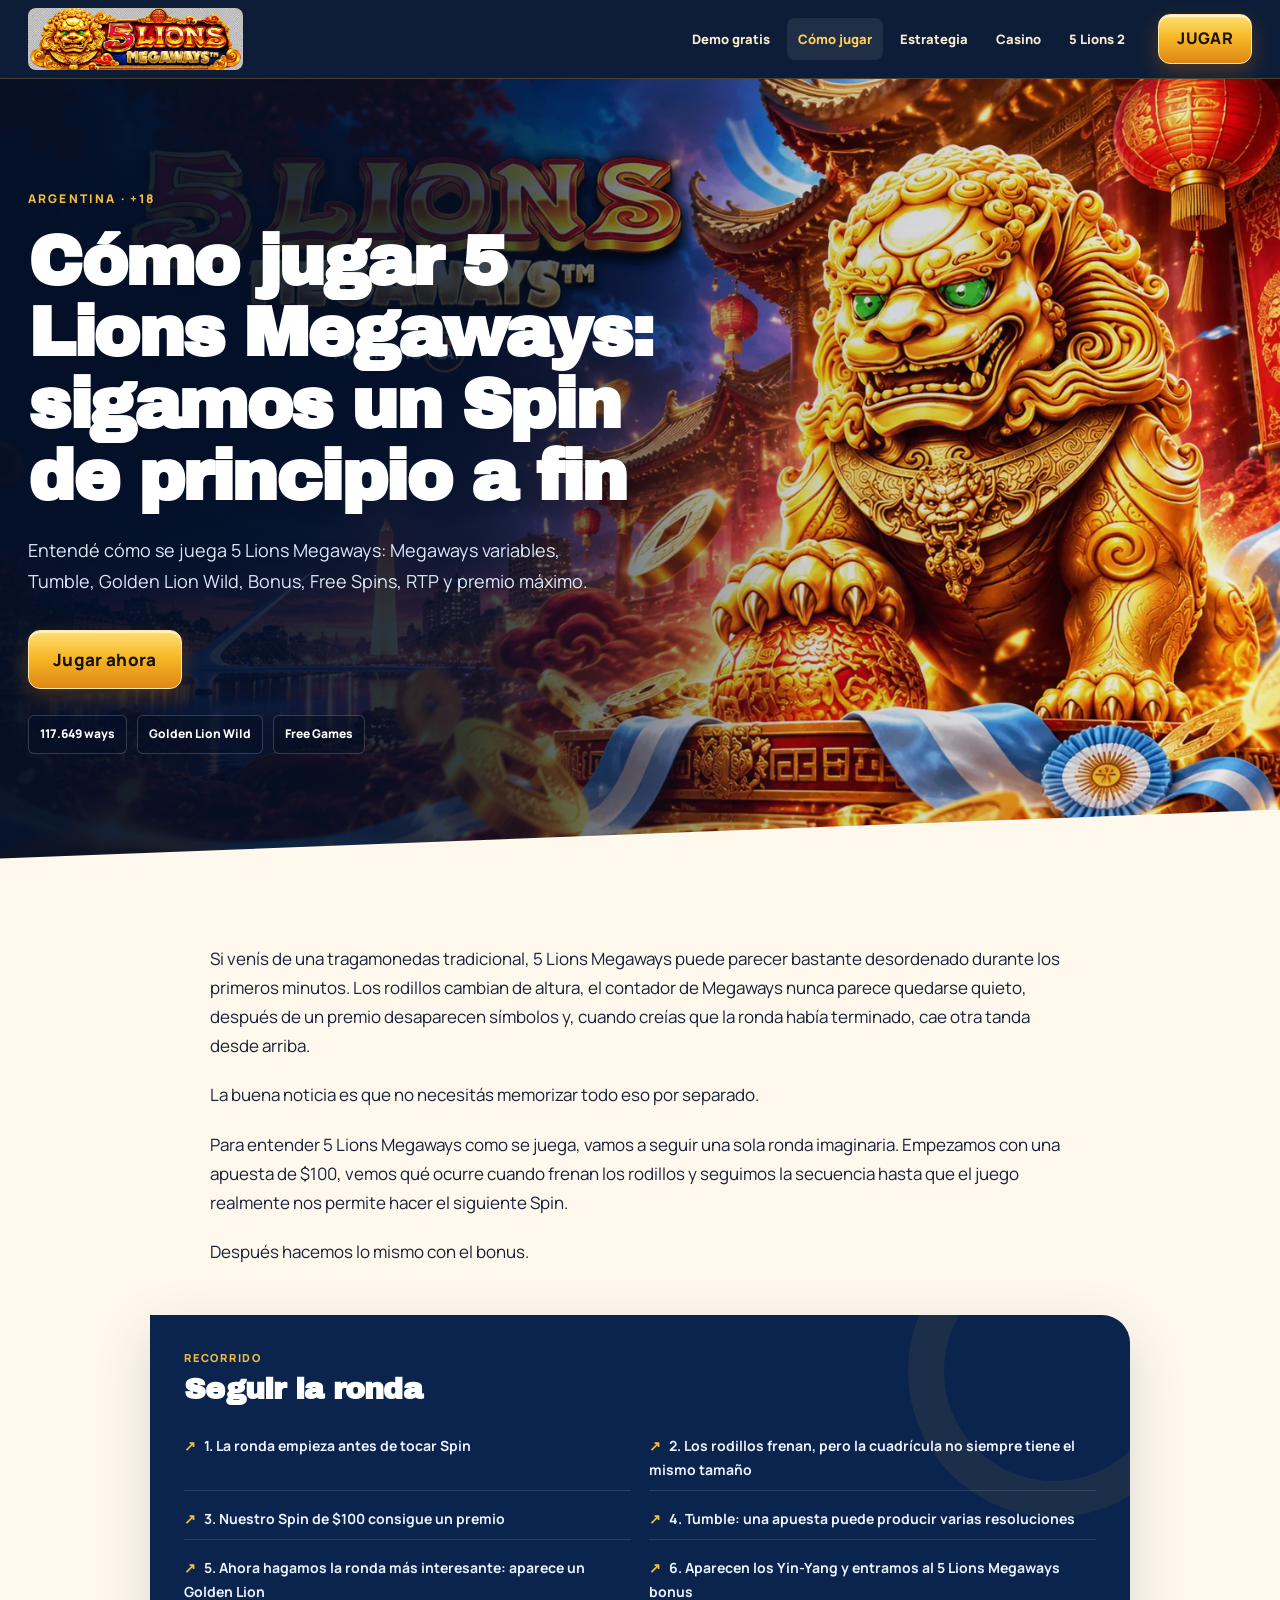
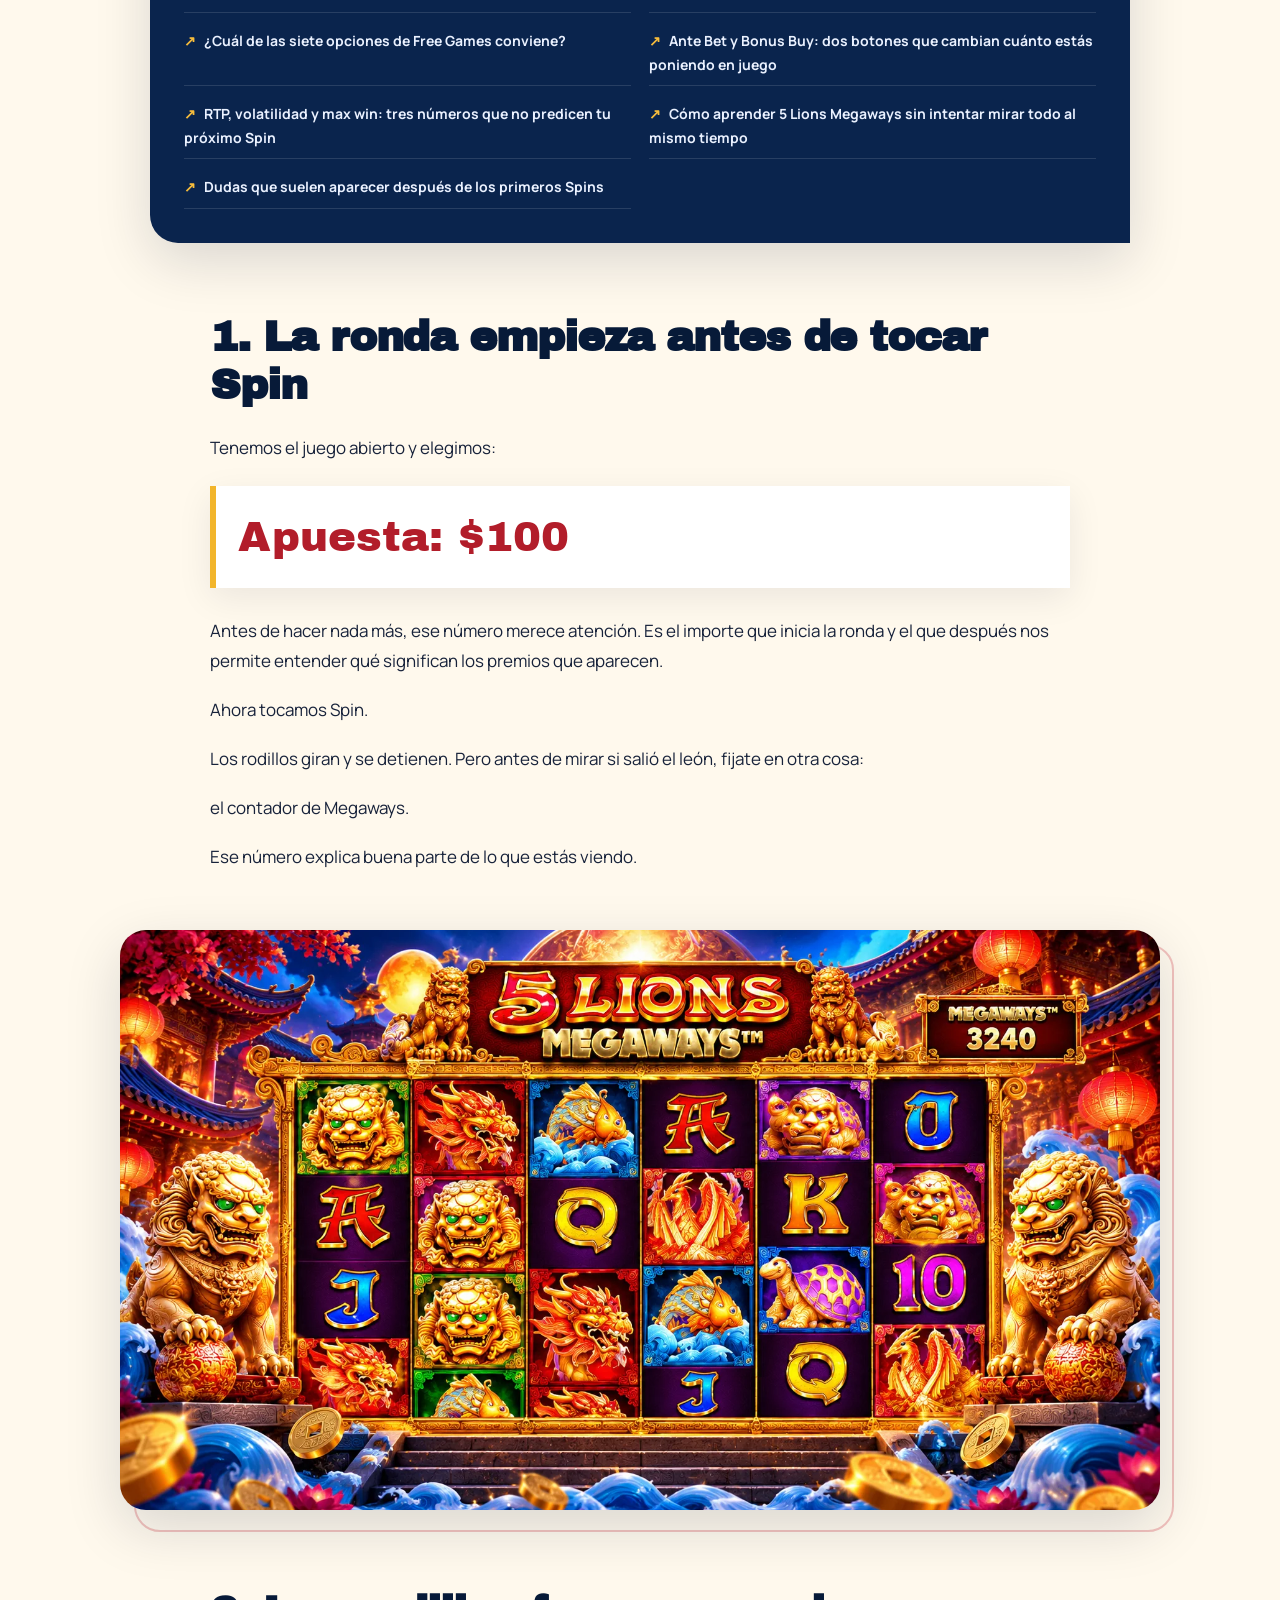
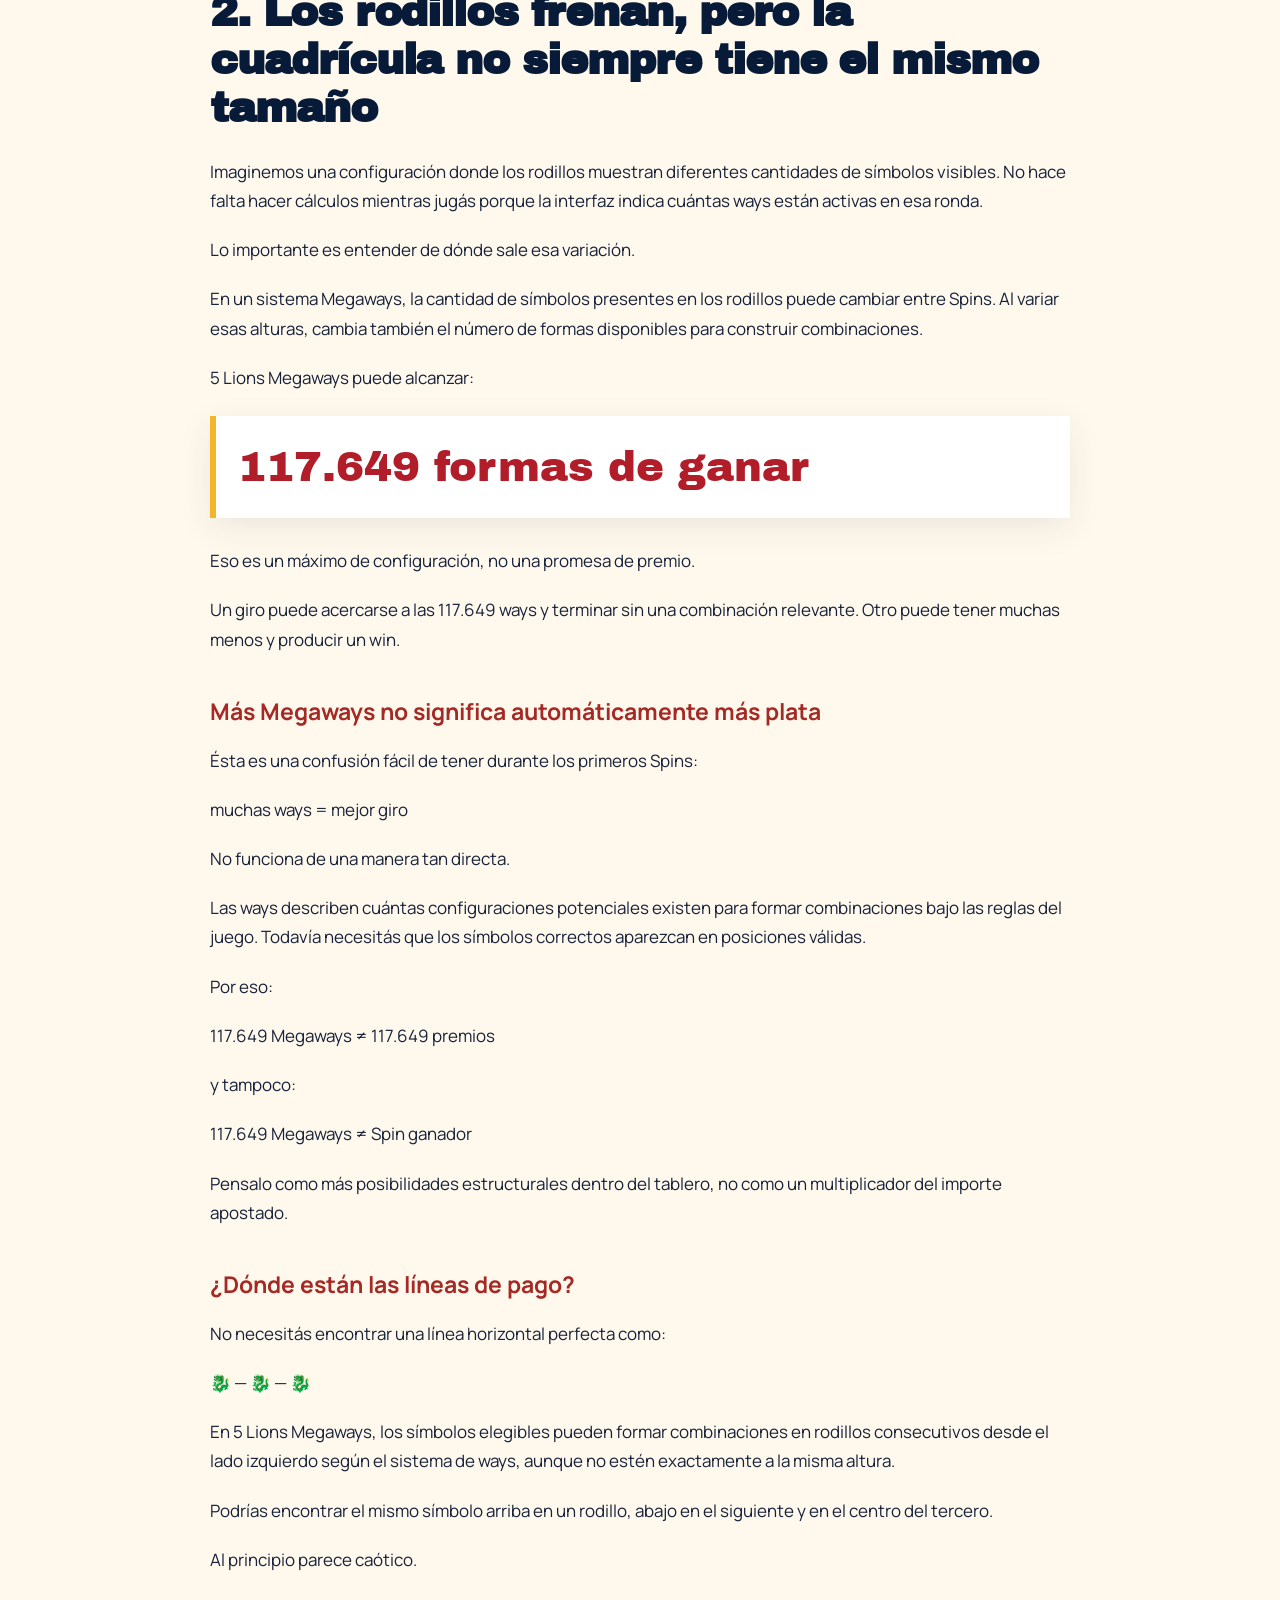
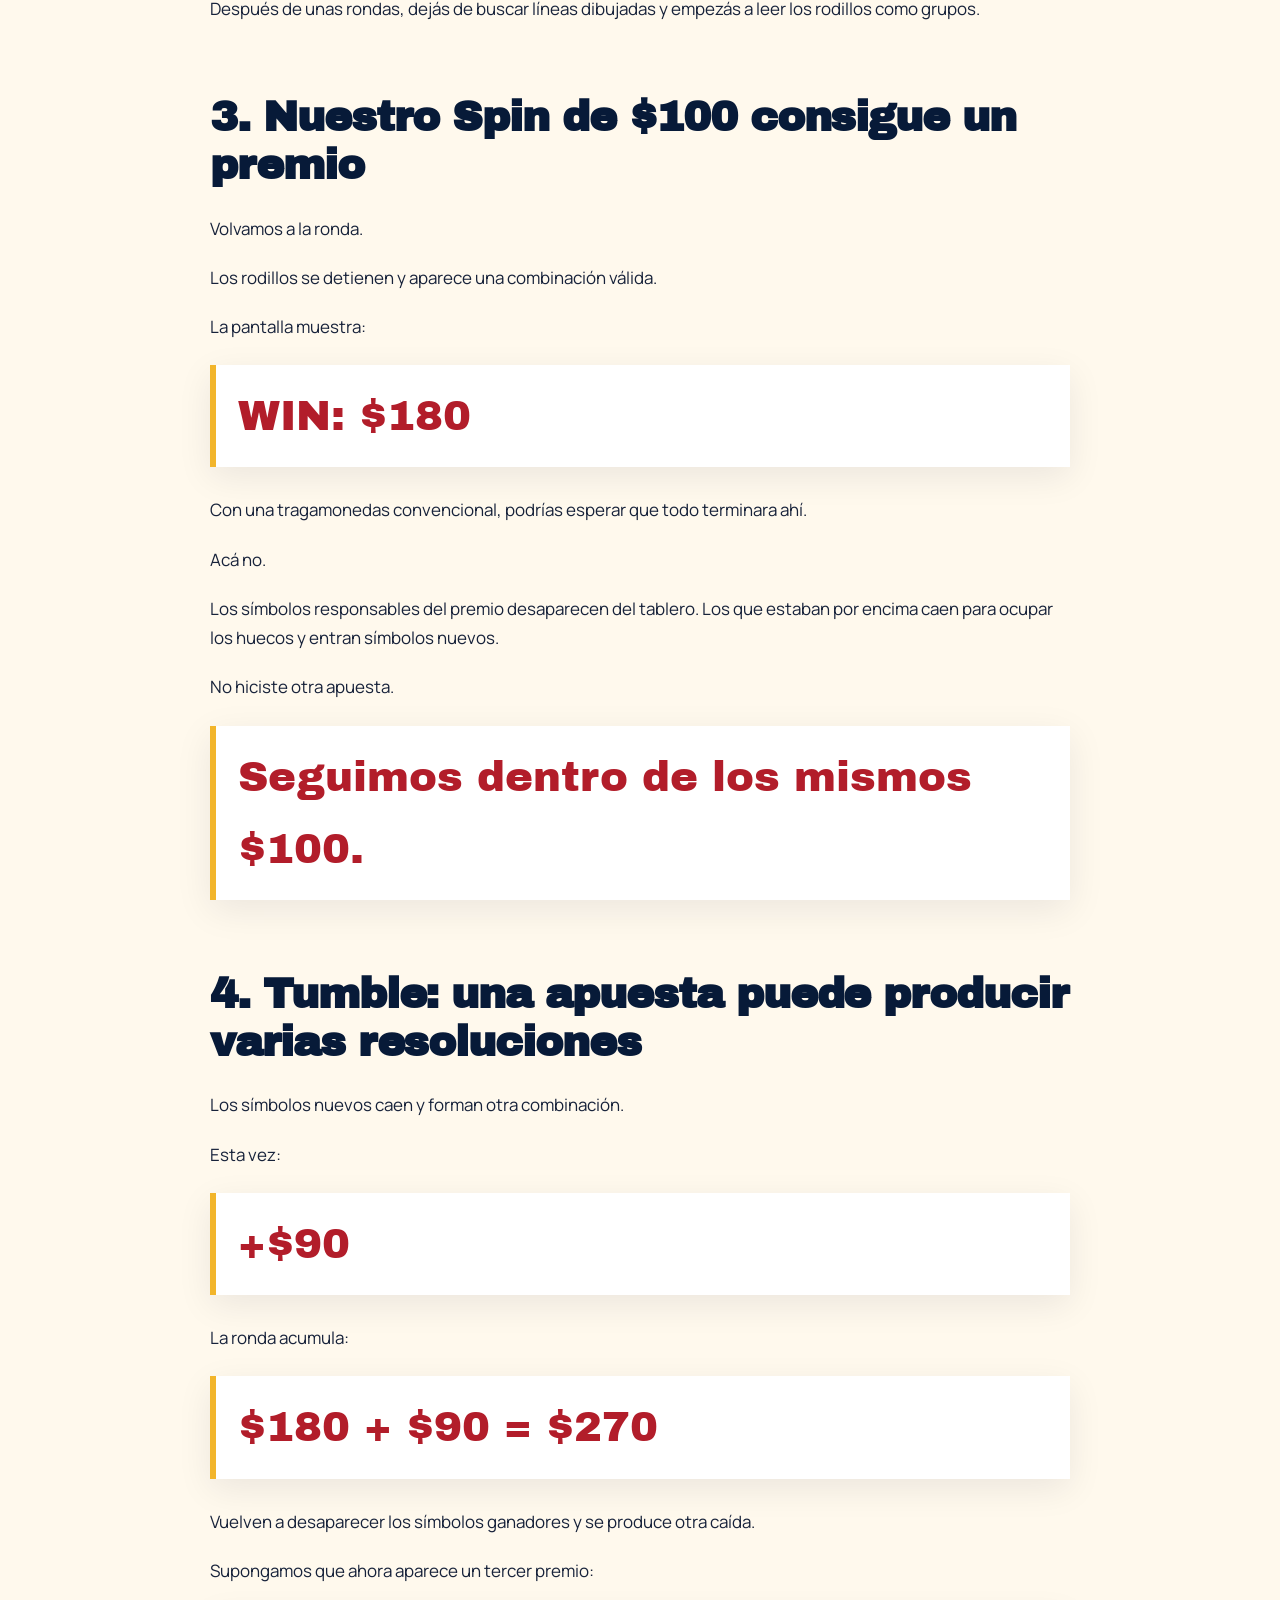
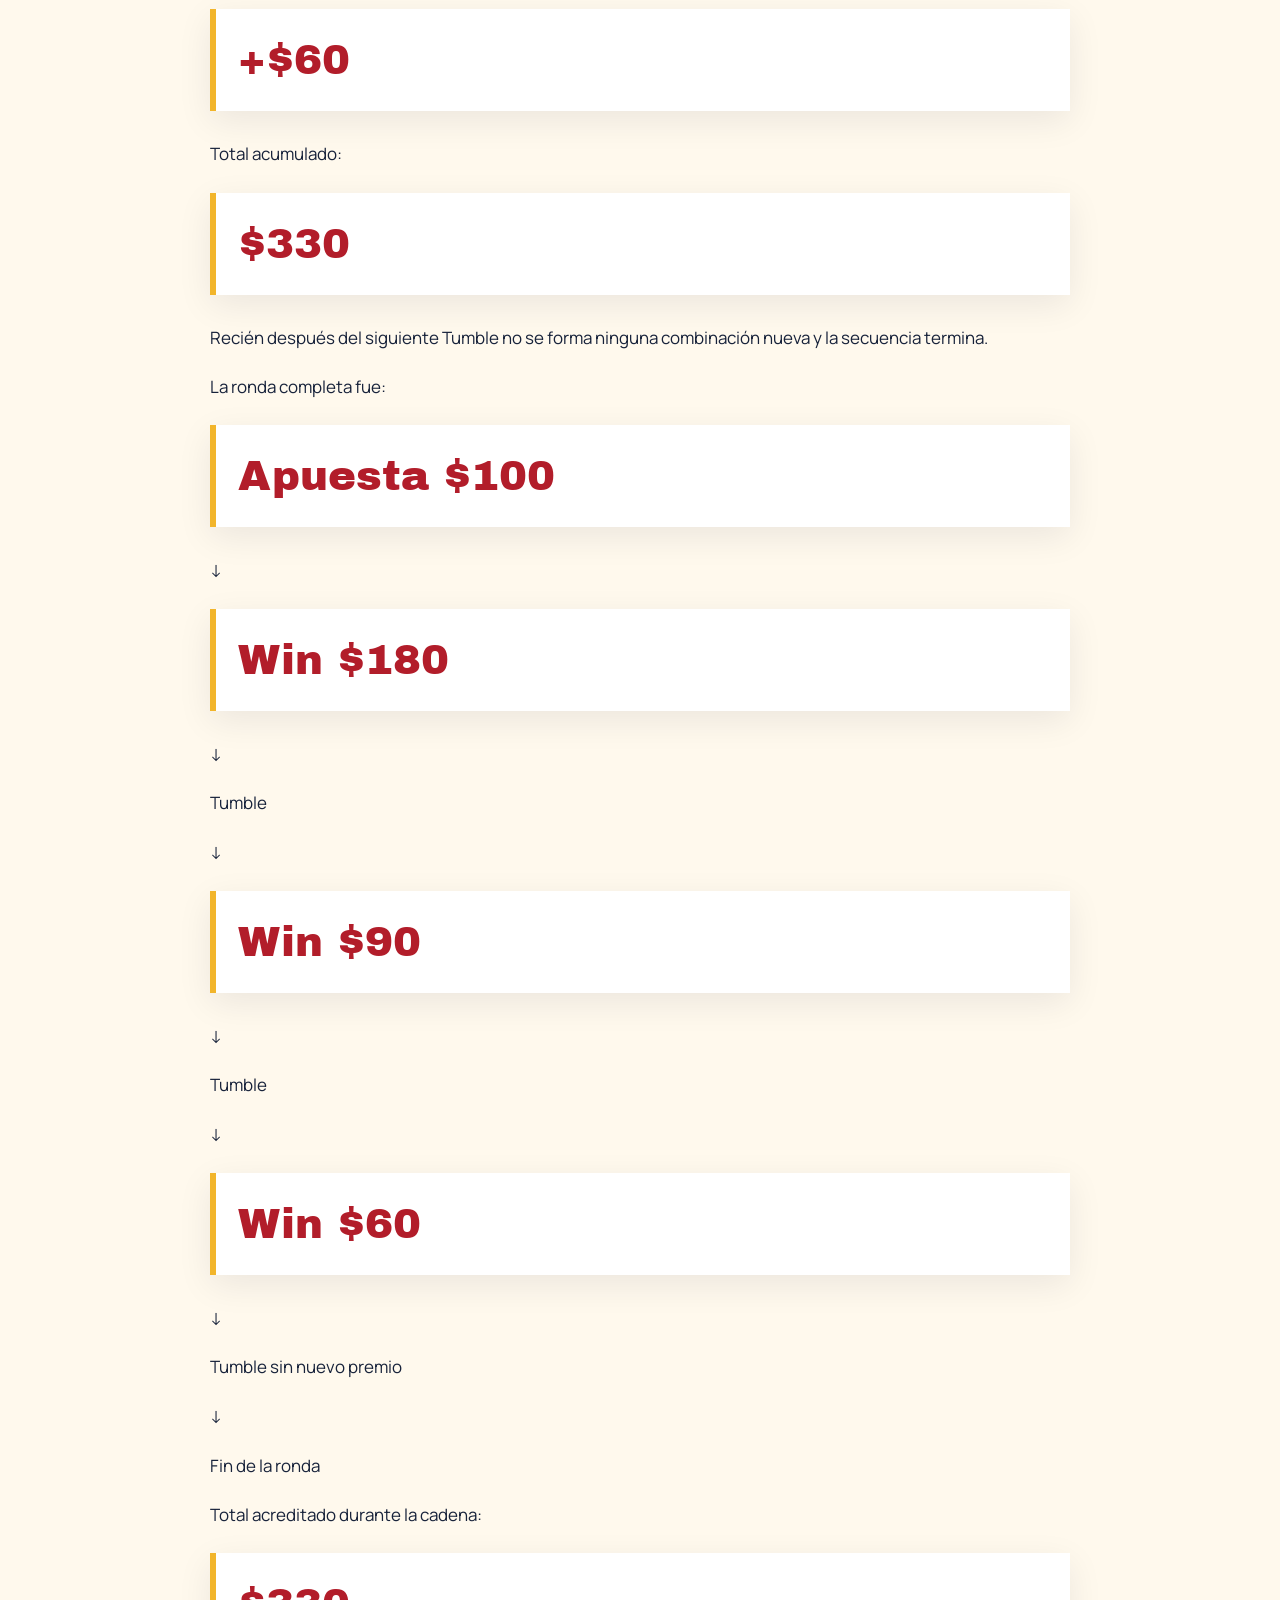
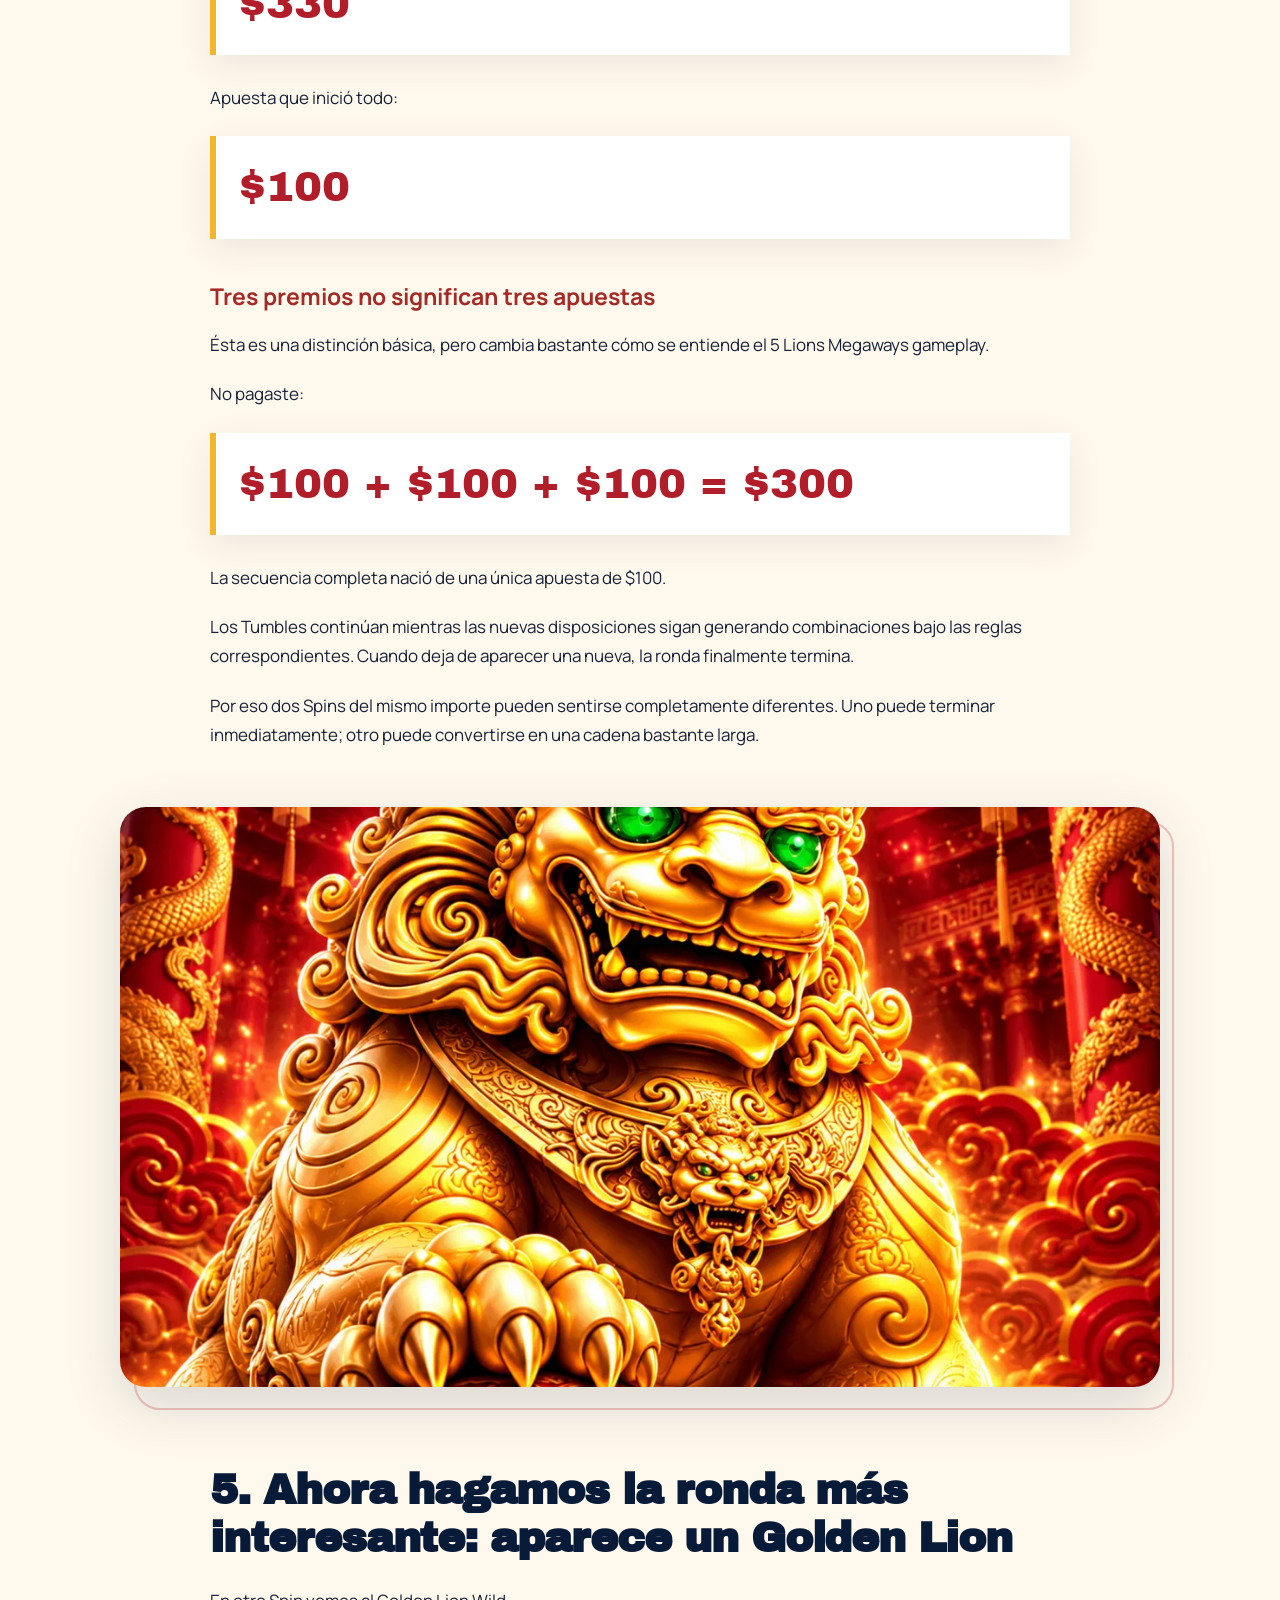
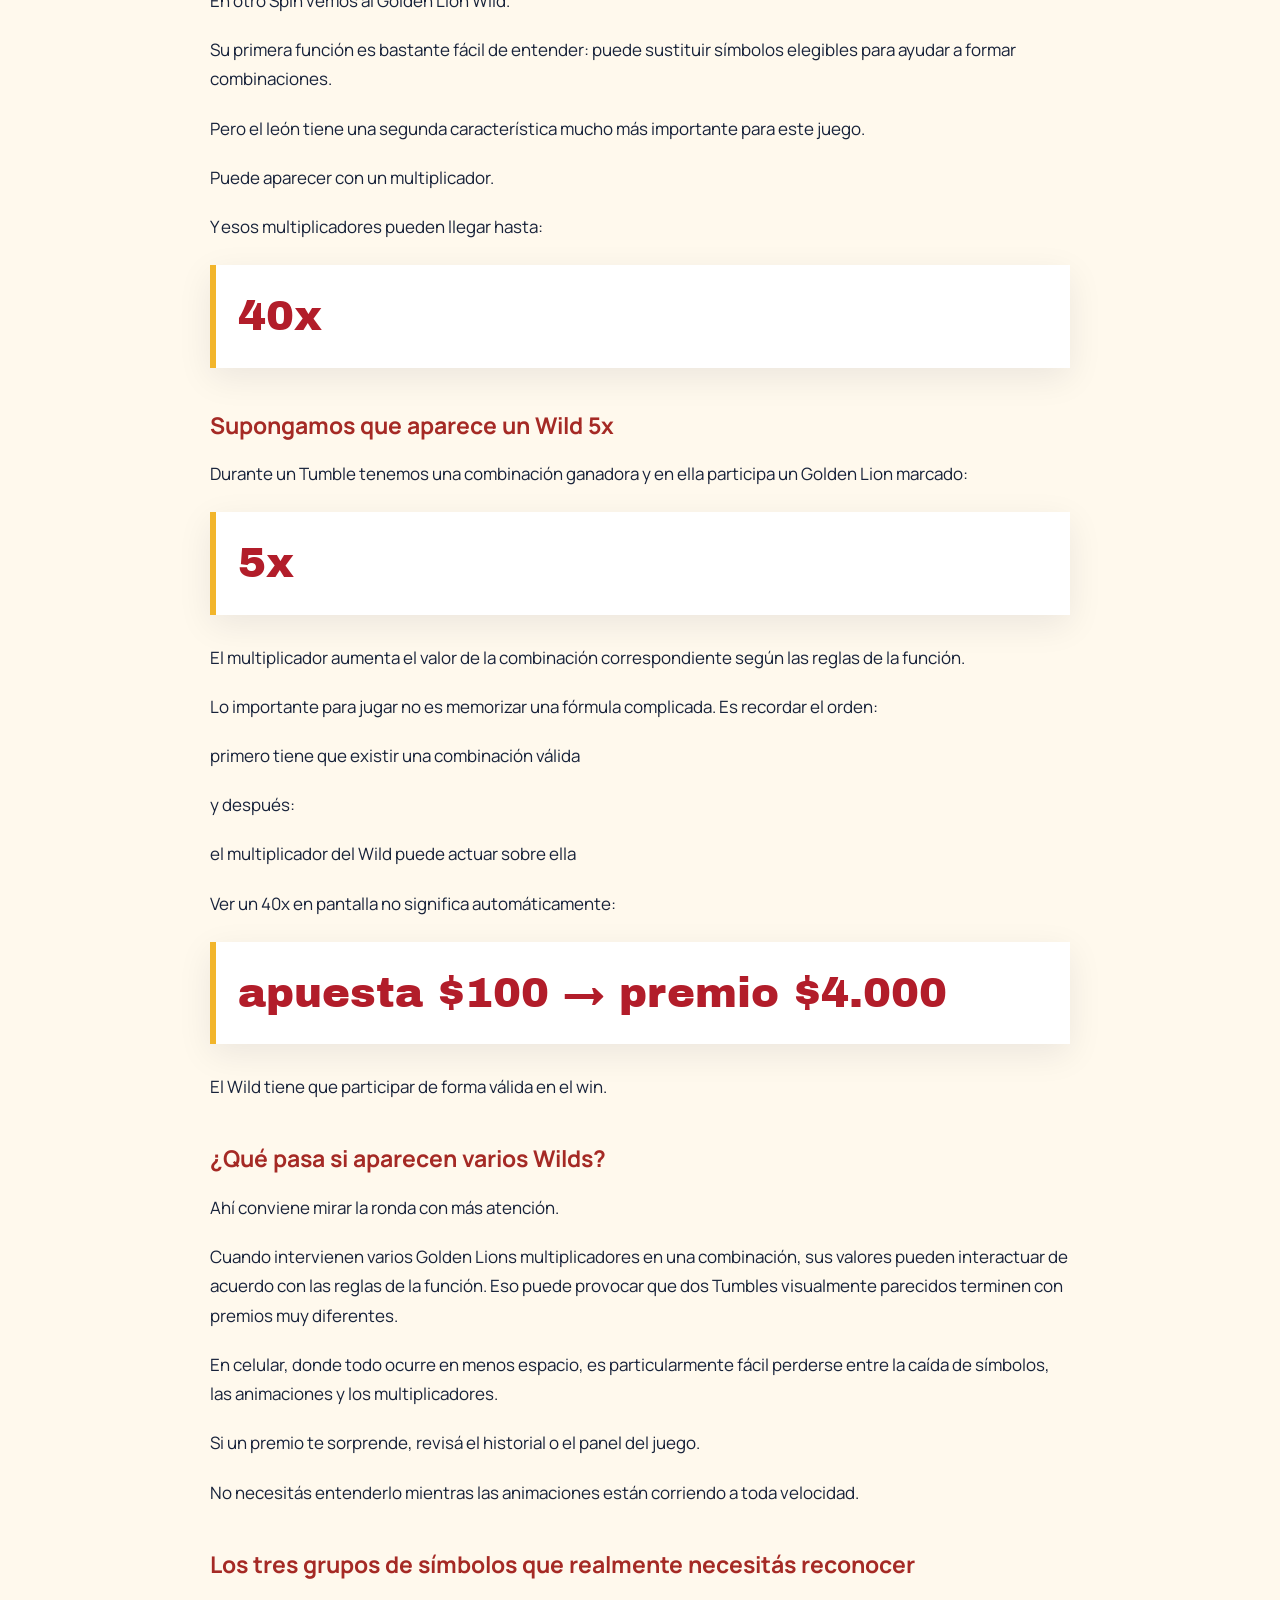
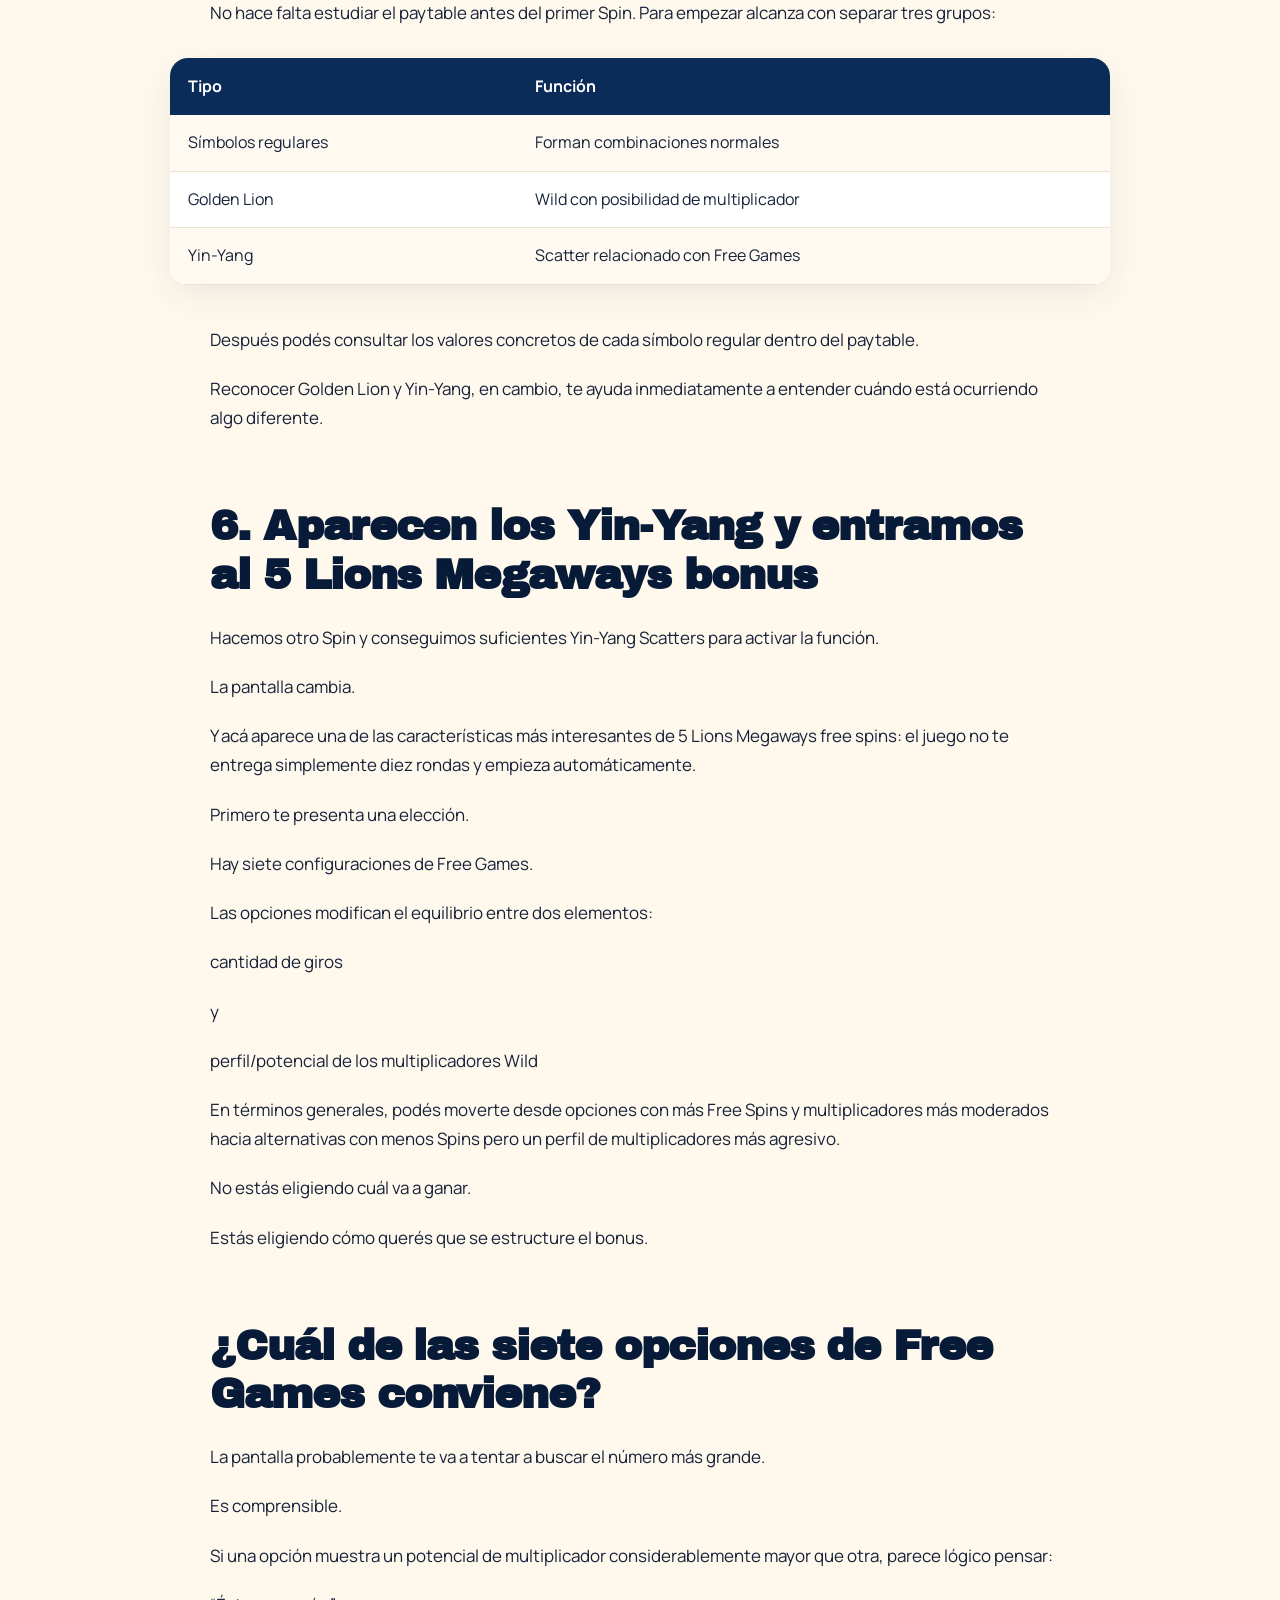
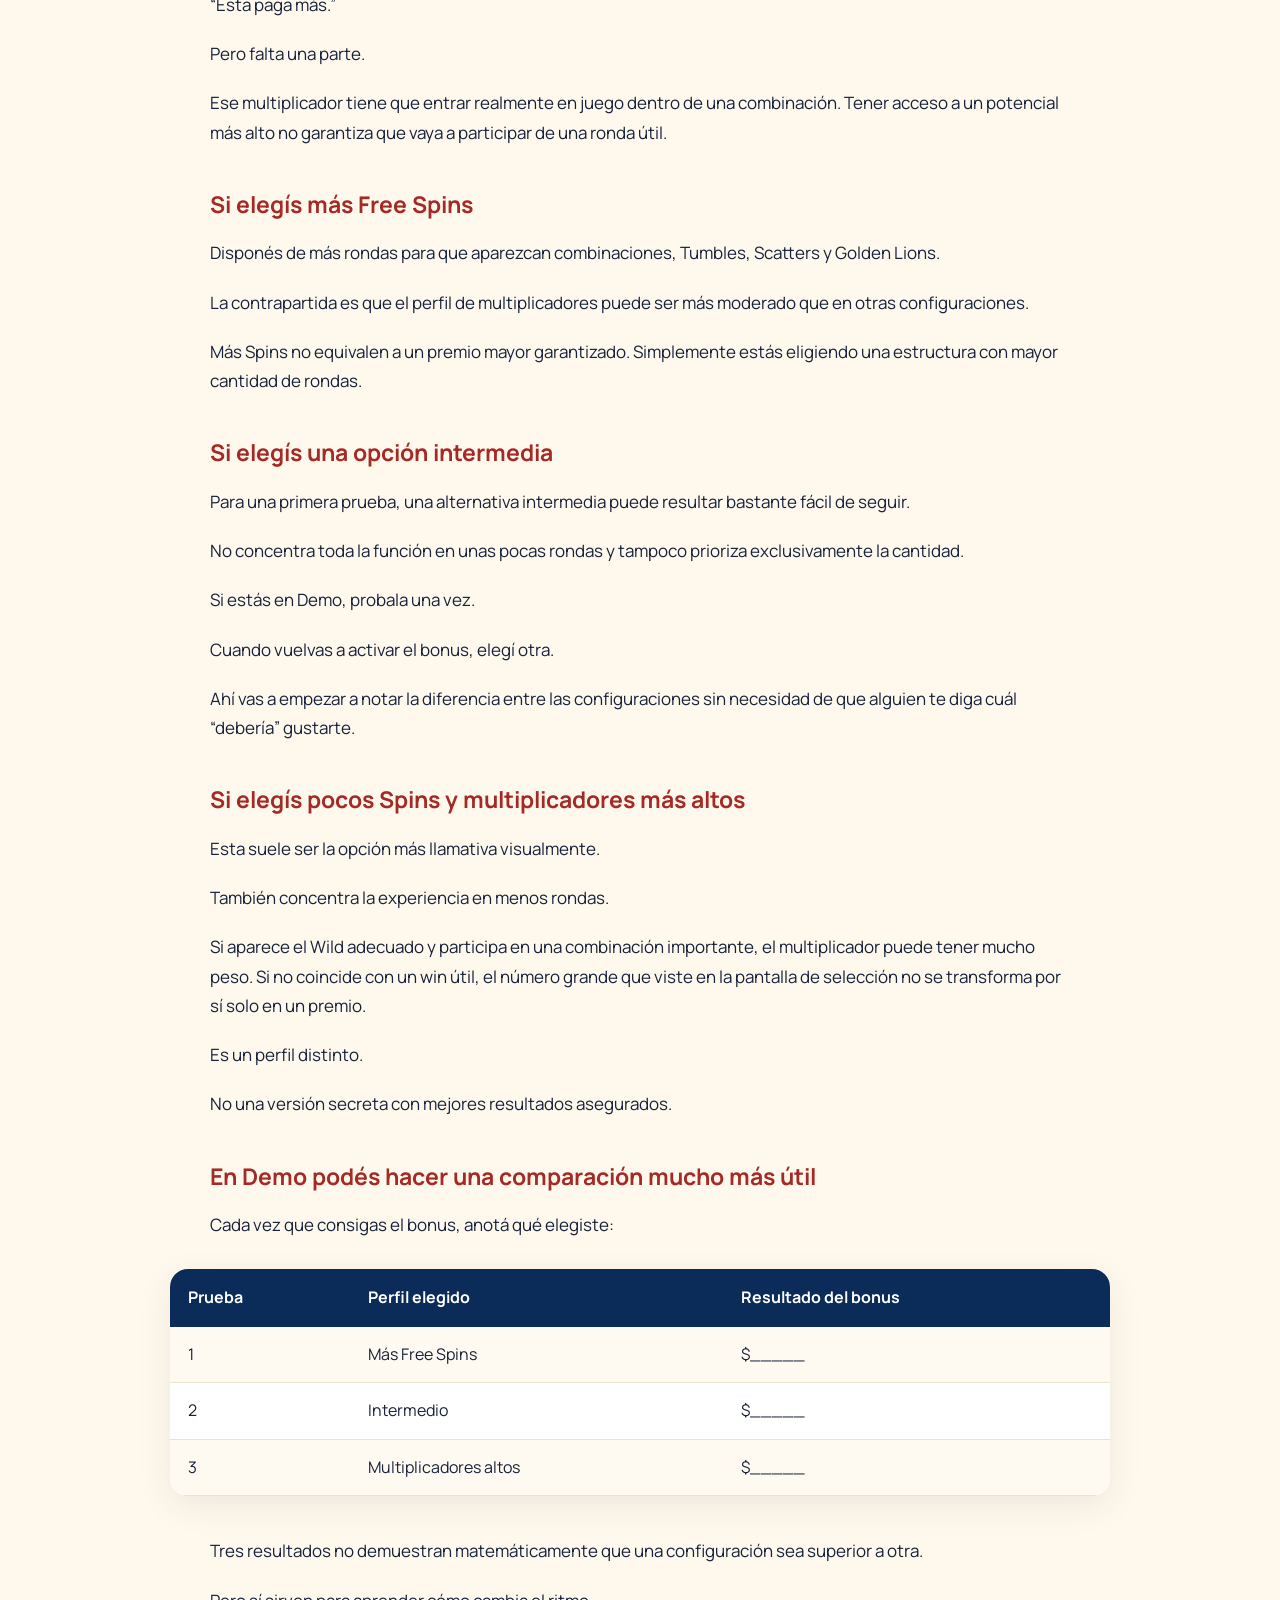
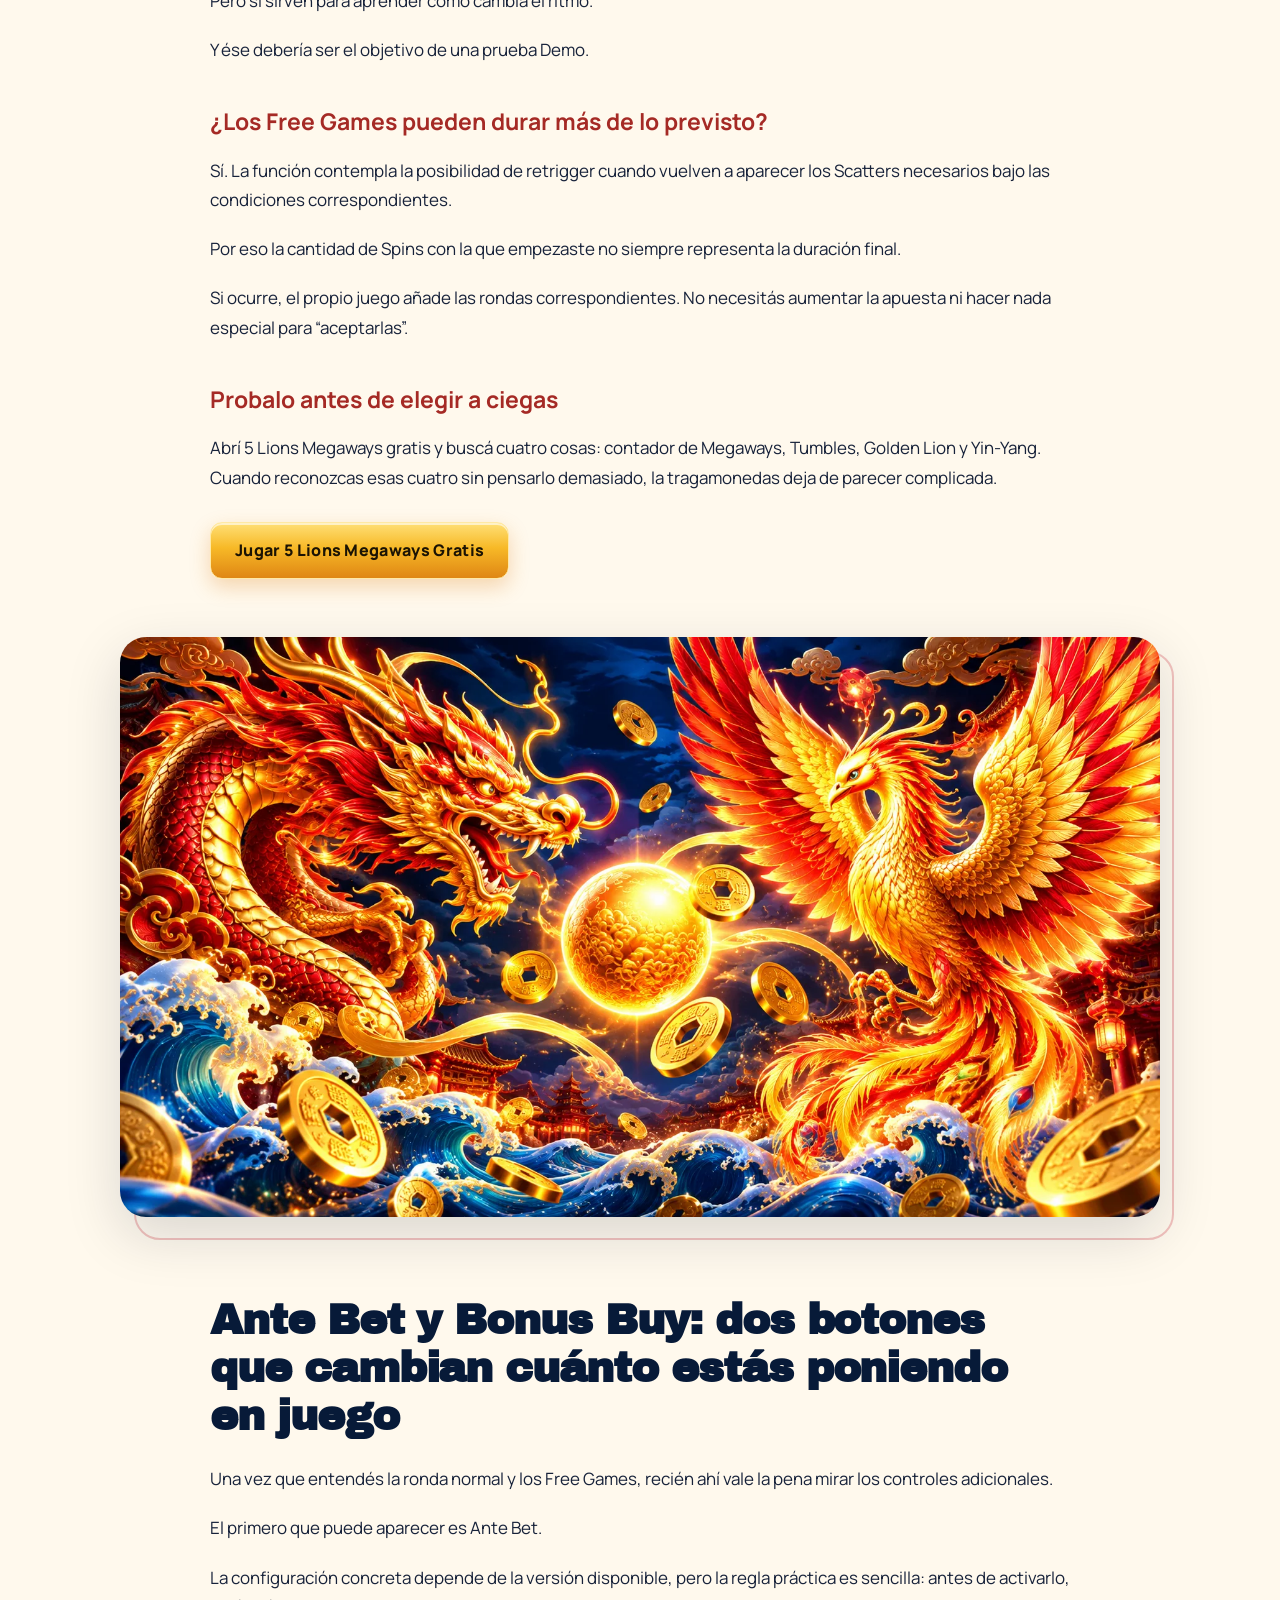
<file: como-jugar-5-lions-megaways/index.html>
<!doctype html><html lang="es-AR"><head><meta charset="utf-8"><meta name="viewport" content="width=device-width,initial-scale=1"><title>Cómo Jugar 5 Lions Megaways: Bonus, RTP y Free Spins</title><meta name="description" content="Entendé cómo se juega 5 Lions Megaways: Megaways variables, Tumble, Golden Lion Wild, Bonus, Free Spins, RTP y premio máximo."><meta name="google-site-verification" content="sS1BB7EEUj-s7YXftbm7HTyzS3VdaFH6SpnUiCFw_8Y" /><link rel="canonical" href="https://worldpercussioncenter.com/como-jugar-5-lions-megaways/"><meta name="robots" content="index,follow,max-image-preview:large"><meta property="og:title" content="Cómo Jugar 5 Lions Megaways: Bonus, RTP y Free Spins"><meta property="og:description" content="Entendé cómo se juega 5 Lions Megaways: Megaways variables, Tumble, Golden Lion Wild, Bonus, Free Spins, RTP y premio máximo."><meta property="og:url" content="https://worldpercussioncenter.com/como-jugar-5-lions-megaways/"><meta property="og:type" content="website"><meta property="og:image" content="https://worldpercussioncenter.com/assets/img/hero.webp"><meta name="twitter:card" content="summary_large_image"><link rel="icon" href="/favicon.png"><link rel="stylesheet" href="/assets/css/lions.css"><script type="application/ld+json">{"@context": "https://schema.org", "@type": "WebPage", "name": "Cómo Jugar 5 Lions Megaways: Bonus, RTP y Free Spins", "description": "Entendé cómo se juega 5 Lions Megaways: Megaways variables, Tumble, Golden Lion Wild, Bonus, Free Spins, RTP y premio máximo.", "url": "https://worldpercussioncenter.com/como-jugar-5-lions-megaways/", "inLanguage": "es-AR", "isPartOf": {"@type": "WebSite", "name": "5 Lions Megaways Argentina", "url": "https://worldpercussioncenter.com/"}}</script></head><body>
<header class="site-head"><div class="head-inner"><a class="brand" href="/5-lions-megaways/"><img src="/assets/img/logo.webp" alt="5 Lions Megaways"></a><input id="navtoggle" class="navtoggle" type="checkbox"><label for="navtoggle" class="navicon" aria-label="Abrir menú"><span></span><span></span><span></span></label><nav class="main-nav"><a href="/5-lions-megaways/" class="">Demo gratis</a><a href="/como-jugar-5-lions-megaways/" class="active">Cómo jugar</a><a href="/como-ganar-5-lions-megaways/" class="">Estrategia</a><a href="/5-lions-megaways-casino/" class="">Casino</a><a href="/5-lions-megaways-2/" class="">5 Lions 2</a></nav><a class="head-cta" href="/go/">JUGAR</a></div></header>
<main><section class="hero"><div class="hero-bg"></div><div class="hero-inner"><div class="hero-copy"><span class="eyebrow">ARGENTINA · +18</span><div class="hero-title"><h1>Cómo jugar 5 Lions Megaways: sigamos un Spin de principio a fin</h1><p>Entendé cómo se juega 5 Lions Megaways: Megaways variables, Tumble, Golden Lion Wild, Bonus, Free Spins, RTP y premio máximo.</p><a class="cta-btn hero-btn" href="/go/">Jugar ahora</a><div class="hero-facts"><span>117.649 ways</span><span>Golden Lion Wild</span><span>Free Games</span></div></div></div></section>
<article class="content-shell"><p>Si venís de una tragamonedas tradicional, 5 Lions Megaways puede parecer bastante desordenado durante los primeros minutos. Los rodillos cambian de altura, el contador de Megaways nunca parece quedarse quieto, después de un premio desaparecen símbolos y, cuando creías que la ronda había terminado, cae otra tanda desde arriba.</p><p>La buena noticia es que no necesitás memorizar todo eso por separado.</p><p>Para entender 5 Lions Megaways como se juega, vamos a seguir una sola ronda imaginaria. Empezamos con una apuesta de $100, vemos qué ocurre cuando frenan los rodillos y seguimos la secuencia hasta que el juego realmente nos permite hacer el siguiente Spin.</p><p>Después hacemos lo mismo con el bonus.</p><nav class="toc" aria-label="Contenido"><div class="toc-kicker">RECORRIDO</div><h2 id="seguir-la-ronda">Seguir la ronda</h2><div class="toc-links"><a href="#apuesta">1. La ronda empieza antes de tocar Spin</a><a href="#megaways">2. Los rodillos frenan, pero la cuadrícula no siempre tiene el mismo tamaño</a><a href="#combinacion">3. Nuestro Spin de $100 consigue un premio</a><a href="#tumble">4. Tumble: una apuesta puede producir varias resoluciones</a><a href="#golden-lion">5. Ahora hagamos la ronda más interesante: aparece un Golden Lion</a><a href="#free-games">6. Aparecen los Yin-Yang y entramos al 5 Lions Megaways bonus</a><a href="#elegir-bonus">¿Cuál de las siete opciones de Free Games conviene?</a><a href="#extras">Ante Bet y Bonus Buy: dos botones que cambian cuánto estás poniendo en juego</a><a href="#numeros">RTP, volatilidad y max win: tres números que no predicen tu próximo Spin</a><a href="#practica">Cómo aprender 5 Lions Megaways sin intentar mirar todo al mismo tiempo</a><a href="#faq">Dudas que suelen aparecer después de los primeros Spins</a></div></nav><h2 id="apuesta">1. La ronda empieza antes de tocar Spin</h2><p>Tenemos el juego abierto y elegimos:</p><div class="number-chip">Apuesta: $100</div><p>Antes de hacer nada más, ese número merece atención. Es el importe que inicia la ronda y el que después nos permite entender qué significan los premios que aparecen.</p><p>Ahora tocamos Spin.</p><p>Los rodillos giran y se detienen. Pero antes de mirar si salió el león, fijate en otra cosa:</p><p>el contador de Megaways.</p><p>Ese número explica buena parte de lo que estás viendo.</p><figure class="story-image"><img src="/assets/img/gameplay.webp" alt="5 Lions Megaways - 2. Los rodillos frenan, pero la cuadrícula no siempre tiene el mismo tamaño" loading="lazy"></figure><h2 id="megaways">2. Los rodillos frenan, pero la cuadrícula no siempre tiene el mismo tamaño</h2><p>Imaginemos una configuración donde los rodillos muestran diferentes cantidades de símbolos visibles. No hace falta hacer cálculos mientras jugás porque la interfaz indica cuántas ways están activas en esa ronda.</p><p>Lo importante es entender de dónde sale esa variación.</p><p>En un sistema Megaways, la cantidad de símbolos presentes en los rodillos puede cambiar entre Spins. Al variar esas alturas, cambia también el número de formas disponibles para construir combinaciones.</p><p>5 Lions Megaways puede alcanzar:</p><div class="number-chip">117.649 formas de ganar</div><p>Eso es un máximo de configuración, no una promesa de premio.</p><p>Un giro puede acercarse a las 117.649 ways y terminar sin una combinación relevante. Otro puede tener muchas menos y producir un win.</p><h3>Más Megaways no significa automáticamente más plata</h3><p>Ésta es una confusión fácil de tener durante los primeros Spins:</p><p>muchas ways = mejor giro</p><p>No funciona de una manera tan directa.</p><p>Las ways describen cuántas configuraciones potenciales existen para formar combinaciones bajo las reglas del juego. Todavía necesitás que los símbolos correctos aparezcan en posiciones válidas.</p><p>Por eso:</p><p>117.649 Megaways ≠ 117.649 premios</p><p>y tampoco:</p><p>117.649 Megaways ≠ Spin ganador</p><p>Pensalo como más posibilidades estructurales dentro del tablero, no como un multiplicador del importe apostado.</p><h3>¿Dónde están las líneas de pago?</h3><p>No necesitás encontrar una línea horizontal perfecta como:</p><p>🐉 — 🐉 — 🐉</p><p>En 5 Lions Megaways, los símbolos elegibles pueden formar combinaciones en rodillos consecutivos desde el lado izquierdo según el sistema de ways, aunque no estén exactamente a la misma altura.</p><p>Podrías encontrar el mismo símbolo arriba en un rodillo, abajo en el siguiente y en el centro del tercero.</p><p>Al principio parece caótico.</p><p>Después de unas rondas, dejás de buscar líneas dibujadas y empezás a leer los rodillos como grupos.</p><h2 id="combinacion">3. Nuestro Spin de $100 consigue un premio</h2><p>Volvamos a la ronda.</p><p>Los rodillos se detienen y aparece una combinación válida.</p><p>La pantalla muestra:</p><div class="number-chip">WIN: $180</div><p>Con una tragamonedas convencional, podrías esperar que todo terminara ahí.</p><p>Acá no.</p><p>Los símbolos responsables del premio desaparecen del tablero. Los que estaban por encima caen para ocupar los huecos y entran símbolos nuevos.</p><p>No hiciste otra apuesta.</p><div class="number-chip">Seguimos dentro de los mismos $100.</div><h2 id="tumble">4. Tumble: una apuesta puede producir varias resoluciones</h2><p>Los símbolos nuevos caen y forman otra combinación.</p><p>Esta vez:</p><div class="number-chip">+$90</div><p>La ronda acumula:</p><div class="number-chip">$180 + $90 = $270</div><p>Vuelven a desaparecer los símbolos ganadores y se produce otra caída.</p><p>Supongamos que ahora aparece un tercer premio:</p><div class="number-chip">+$60</div><p>Total acumulado:</p><div class="number-chip">$330</div><p>Recién después del siguiente Tumble no se forma ninguna combinación nueva y la secuencia termina.</p><p>La ronda completa fue:</p><div class="number-chip">Apuesta $100</div><p>↓</p><div class="number-chip">Win $180</div><p>↓</p><p>Tumble</p><p>↓</p><div class="number-chip">Win $90</div><p>↓</p><p>Tumble</p><p>↓</p><div class="number-chip">Win $60</div><p>↓</p><p>Tumble sin nuevo premio</p><p>↓</p><p>Fin de la ronda</p><p>Total acreditado durante la cadena:</p><div class="number-chip">$330</div><p>Apuesta que inició todo:</p><div class="number-chip">$100</div><h3>Tres premios no significan tres apuestas</h3><p>Ésta es una distinción básica, pero cambia bastante cómo se entiende el 5 Lions Megaways gameplay.</p><p>No pagaste:</p><div class="number-chip">$100 + $100 + $100 = $300</div><p>La secuencia completa nació de una única apuesta de $100.</p><p>Los Tumbles continúan mientras las nuevas disposiciones sigan generando combinaciones bajo las reglas correspondientes. Cuando deja de aparecer una nueva, la ronda finalmente termina.</p><p>Por eso dos Spins del mismo importe pueden sentirse completamente diferentes. Uno puede terminar inmediatamente; otro puede convertirse en una cadena bastante larga.</p><figure class="story-image"><img src="/assets/img/lion.webp" alt="5 Lions Megaways - 5. Ahora hagamos la ronda más interesante: aparece un Golden Lion" loading="lazy"></figure><h2 id="golden-lion">5. Ahora hagamos la ronda más interesante: aparece un Golden Lion</h2><p>En otro Spin vemos al Golden Lion Wild.</p><p>Su primera función es bastante fácil de entender: puede sustituir símbolos elegibles para ayudar a formar combinaciones.</p><p>Pero el león tiene una segunda característica mucho más importante para este juego.</p><p>Puede aparecer con un multiplicador.</p><p>Y esos multiplicadores pueden llegar hasta:</p><div class="number-chip">40x</div><h3>Supongamos que aparece un Wild 5x</h3><p>Durante un Tumble tenemos una combinación ganadora y en ella participa un Golden Lion marcado:</p><div class="number-chip">5x</div><p>El multiplicador aumenta el valor de la combinación correspondiente según las reglas de la función.</p><p>Lo importante para jugar no es memorizar una fórmula complicada. Es recordar el orden:</p><p>primero tiene que existir una combinación válida</p><p>y después:</p><p>el multiplicador del Wild puede actuar sobre ella</p><p>Ver un 40x en pantalla no significa automáticamente:</p><div class="number-chip">apuesta $100 → premio $4.000</div><p>El Wild tiene que participar de forma válida en el win.</p><h3>¿Qué pasa si aparecen varios Wilds?</h3><p>Ahí conviene mirar la ronda con más atención.</p><p>Cuando intervienen varios Golden Lions multiplicadores en una combinación, sus valores pueden interactuar de acuerdo con las reglas de la función. Eso puede provocar que dos Tumbles visualmente parecidos terminen con premios muy diferentes.</p><p>En celular, donde todo ocurre en menos espacio, es particularmente fácil perderse entre la caída de símbolos, las animaciones y los multiplicadores.</p><p>Si un premio te sorprende, revisá el historial o el panel del juego.</p><p>No necesitás entenderlo mientras las animaciones están corriendo a toda velocidad.</p><h3>Los tres grupos de símbolos que realmente necesitás reconocer</h3><p>No hace falta estudiar el paytable antes del primer Spin. Para empezar alcanza con separar tres grupos:</p><div class="table-scroll"><table><tr><th>Tipo</th><th>Función</th></tr><tr><td>Símbolos regulares</td><td>Forman combinaciones normales</td></tr><tr><td>Golden Lion</td><td>Wild con posibilidad de multiplicador</td></tr><tr><td>Yin-Yang</td><td>Scatter relacionado con Free Games</td></tr></table></div><p>Después podés consultar los valores concretos de cada símbolo regular dentro del paytable.</p><p>Reconocer Golden Lion y Yin-Yang, en cambio, te ayuda inmediatamente a entender cuándo está ocurriendo algo diferente.</p><h2 id="free-games">6. Aparecen los Yin-Yang y entramos al 5 Lions Megaways bonus</h2><p>Hacemos otro Spin y conseguimos suficientes Yin-Yang Scatters para activar la función.</p><p>La pantalla cambia.</p><p>Y acá aparece una de las características más interesantes de 5 Lions Megaways free spins: el juego no te entrega simplemente diez rondas y empieza automáticamente.</p><p>Primero te presenta una elección.</p><p>Hay siete configuraciones de Free Games.</p><p>Las opciones modifican el equilibrio entre dos elementos:</p><p>cantidad de giros</p><p>y</p><p>perfil/potencial de los multiplicadores Wild</p><p>En términos generales, podés moverte desde opciones con más Free Spins y multiplicadores más moderados hacia alternativas con menos Spins pero un perfil de multiplicadores más agresivo.</p><p>No estás eligiendo cuál va a ganar.</p><p>Estás eligiendo cómo querés que se estructure el bonus.</p><h2 id="elegir-bonus">¿Cuál de las siete opciones de Free Games conviene?</h2><p>La pantalla probablemente te va a tentar a buscar el número más grande.</p><p>Es comprensible.</p><p>Si una opción muestra un potencial de multiplicador considerablemente mayor que otra, parece lógico pensar:</p><p>“Ésta paga más.”</p><p>Pero falta una parte.</p><p>Ese multiplicador tiene que entrar realmente en juego dentro de una combinación. Tener acceso a un potencial más alto no garantiza que vaya a participar de una ronda útil.</p><h3>Si elegís más Free Spins</h3><p>Disponés de más rondas para que aparezcan combinaciones, Tumbles, Scatters y Golden Lions.</p><p>La contrapartida es que el perfil de multiplicadores puede ser más moderado que en otras configuraciones.</p><p>Más Spins no equivalen a un premio mayor garantizado. Simplemente estás eligiendo una estructura con mayor cantidad de rondas.</p><h3>Si elegís una opción intermedia</h3><p>Para una primera prueba, una alternativa intermedia puede resultar bastante fácil de seguir.</p><p>No concentra toda la función en unas pocas rondas y tampoco prioriza exclusivamente la cantidad.</p><p>Si estás en Demo, probala una vez.</p><p>Cuando vuelvas a activar el bonus, elegí otra.</p><p>Ahí vas a empezar a notar la diferencia entre las configuraciones sin necesidad de que alguien te diga cuál “debería” gustarte.</p><h3>Si elegís pocos Spins y multiplicadores más altos</h3><p>Esta suele ser la opción más llamativa visualmente.</p><p>También concentra la experiencia en menos rondas.</p><p>Si aparece el Wild adecuado y participa en una combinación importante, el multiplicador puede tener mucho peso. Si no coincide con un win útil, el número grande que viste en la pantalla de selección no se transforma por sí solo en un premio.</p><p>Es un perfil distinto.</p><p>No una versión secreta con mejores resultados asegurados.</p><h3>En Demo podés hacer una comparación mucho más útil</h3><p>Cada vez que consigas el bonus, anotá qué elegiste:</p><div class="table-scroll"><table><tr><th>Prueba</th><th>Perfil elegido</th><th>Resultado del bonus</th></tr><tr><td>1</td><td>Más Free Spins</td><td>$_____</td></tr><tr><td>2</td><td>Intermedio</td><td>$_____</td></tr><tr><td>3</td><td>Multiplicadores altos</td><td>$_____</td></tr></table></div><p>Tres resultados no demuestran matemáticamente que una configuración sea superior a otra.</p><p>Pero sí sirven para aprender cómo cambia el ritmo.</p><p>Y ése debería ser el objetivo de una prueba Demo.</p><h3>¿Los Free Games pueden durar más de lo previsto?</h3><p>Sí. La función contempla la posibilidad de retrigger cuando vuelven a aparecer los Scatters necesarios bajo las condiciones correspondientes.</p><p>Por eso la cantidad de Spins con la que empezaste no siempre representa la duración final.</p><p>Si ocurre, el propio juego añade las rondas correspondientes. No necesitás aumentar la apuesta ni hacer nada especial para “aceptarlas”.</p><h3>Probalo antes de elegir a ciegas</h3><p>Abrí 5 Lions Megaways gratis y buscá cuatro cosas: contador de Megaways, Tumbles, Golden Lion y Yin-Yang. Cuando reconozcas esas cuatro sin pensarlo demasiado, la tragamonedas deja de parecer complicada.</p><div class="inline-action"><a class="cta-btn" href="/go/">Jugar 5 Lions Megaways Gratis</a></div><figure class="story-image"><img src="/assets/img/dragon.webp" alt="5 Lions Megaways - Ante Bet y Bonus Buy: dos botones que cambian cuánto estás poniendo en juego" loading="lazy"></figure><h2 id="extras">Ante Bet y Bonus Buy: dos botones que cambian cuánto estás poniendo en juego</h2><p>Una vez que entendés la ronda normal y los Free Games, recién ahí vale la pena mirar los controles adicionales.</p><p>El primero que puede aparecer es Ante Bet.</p><p>La configuración concreta depende de la versión disponible, pero la regla práctica es sencilla: antes de activarlo, mirá cuánto cambia la apuesta total.</p><p>Si venías jugando a:</p><div class="number-chip">$100</div><p>y activás una modalidad que incrementa el stake, ya no deberías seguir calculando tu sesión como si cada ronda costara $100.</p><p>El nuevo importe mostrado en pantalla es el que importa.</p><h3>Bonus Buy saltea la espera, no compra un resultado</h3><p>En configuraciones y jurisdicciones donde la función esté habilitada, puede existir una compra directa de Free Games por 100x la apuesta.</p><p>Traducido a importes:</p><div class="table-scroll"><table><tr><th>Apuesta base</th><th>Coste de 100x</th></tr><tr><td>$20</td><td>$2.000</td></tr><tr><td>$50</td><td>$5.000</td></tr><tr><td>$100</td><td>$10.000</td></tr><tr><td>$250</td><td>$25.000</td></tr><tr><td>$500</td><td>$50.000</td></tr></table></div><p>Con una apuesta de $100, tocar Bonus Buy puede concentrar $10.000 en una sola decisión.</p><p>Eso te permite acceder directamente a la función en lugar de esperar a conseguir los Scatters correspondientes.</p><p>Lo que no hace es comprar un resultado rentable.</p><p>Si pagaste $10.000 y el bonus devuelve $6.000, la cuenta sigue siendo:</p><div class="number-chip">$6.000 − 4.000</div><p>Jugaste Free Games.</p><p>Eso no significa que recuperaste su coste.</p><h3>¿Conviene comprar el 5 Lions Megaways bonus?</h3><p>Esa pregunta ya no pertenece completamente a las reglas del juego.</p><p>Desde el punto de vista mecánico sabemos qué hace el botón y cuánto cuesta. Decidir si vale la pena utilizarlo implica hablar de presupuesto, riesgo y estrategia.</p><p>Para aprender la función, una Demo que permita probarla es bastante más apropiada que gastar dinero simplemente para descubrir cómo funciona.</p><h2 id="numeros">RTP, volatilidad y max win: tres números que no predicen tu próximo Spin</h2><p>Una 5 Lions Megaways review suele mostrar estos datos muy arriba porque sirven para describir el juego. El problema aparece cuando se utilizan como pronóstico de una sesión.</p><p>Son características.</p><p>No un calendario de futuros premios.</p><h3>5 Lions Megaways RTP</h3><p>La configuración estándar se documenta habitualmente con un RTP teórico de 96,50%.</p><p>Eso no significa:</p><div class="number-chip">$10.000 depositados → $9.650 garantizados</div><p>Tampoco:</p><p>100 apuestas → exactamente 96,5 apuestas recuperadas</p><p>El RTP describe retorno teórico a largo plazo bajo una configuración determinada. Una sesión individual puede terminar muy lejos de ese porcentaje.</p><p>Además, revisá el panel de información de la versión que realmente tengas abierta. Si existen distintas configuraciones para determinados operadores o mercados, el dato relevante para tu partida es el que muestra esa instancia.</p><p>Buscá secciones como:</p><p>Info / Help / Paytable / Game Rules</p><p>y comprobá allí el 5 Lions Megaways RTP Pragmatic Play correspondiente.</p><h3>Alta volatilidad</h3><p>5 Lions Megaways está planteado como un juego de alta volatilidad.</p><p>En términos mucho menos técnicos, el saldo no tiene por qué moverse de manera suave. Puede haber períodos poco interesantes y después una secuencia de Tumbles con un Wild multiplicador que produzca un cambio bastante mayor.</p><p>También puede terminar la sesión sin que aparezca el resultado que esperabas.</p><p>Alta volatilidad no significa:</p><p>“seguí jugando porque eventualmente tiene que pagar.”</p><p>El presupuesto puede terminar antes de que llegue cualquier combinación concreta.</p><h3>5 Lions Megaways max win</h3><p>El 5 Lions Megaways max win indicado para el juego llega hasta aproximadamente:</p><p>5.000x la apuesta</p><p>Eso describe un máximo potencial bajo las reglas correspondientes.</p><p>No describe su frecuencia.</p><p>Con distintos stakes, 5.000x equivaldrían matemáticamente a:</p><div class="table-scroll"><table><tr><th>Apuesta</th><th>5.000x</th></tr><tr><td>$50</td><td>$250.000</td></tr><tr><td>$200</td><td>$1.000.000</td></tr><tr><td>$500</td><td>$2.500.000</td></tr><tr><td>$1.000</td><td>$5.000.000</td></tr></table></div><p>La última columna puede ser visualmente atractiva.</p><p>No debería ser la razón para elegir la primera.</p><p>Tu apuesta determina cuánto ponés en juego ahora. El max win describe un extremo potencial, no lo que deberías esperar recibir.</p><h3>Un win tampoco significa necesariamente terminar arriba</h3><p>Supongamos cinco Spins de:</p><div class="number-chip">$200</div><p>La pantalla muestra:</p><div class="table-scroll"><table><tr><th>Spin</th><th>Premio</th></tr><tr><td>1</td><td>$0</td></tr><tr><td>2</td><td>$80</td></tr><tr><td>3</td><td>$0</td></tr><tr><td>4</td><td>$450</td></tr><tr><td>5</td><td>$120</td></tr></table></div><p>Hubo tres rondas con premios.</p><p>Total apostado:</p><div class="number-chip">5 × $200 = $1.000</div><p>Premios recibidos:</p><div class="number-chip">$80 + $450 + $120 = $650</div><p>Resultado del tramo:</p><div class="number-chip">$650 − 350</div><p>La tragamonedas pudo mostrar tres animaciones de win y la secuencia completa terminar igualmente en negativo.</p><p>Ambas cosas son compatibles.</p><h3>¿Qué cambia si paso de $100 a $500?</h3><p>Una cosa cambia inmediatamente:</p><p>cada nuevo Spin cuesta cinco veces más.</p><p>El contador de Megaways no interpreta ese aumento como una señal. Los Tumbles no se desbloquean porque elevaste el stake y el Golden Lion no sabe que ahora querés recuperar una pérdida.</p><p>El valor económico de futuros premios también escala con la apuesta, pero antes de buscar cualquier efecto más complicado conviene entender el más evidente: estás exponiendo cinco veces más dinero por ronda.</p><h2 id="practica">Cómo aprender 5 Lions Megaways sin intentar mirar todo al mismo tiempo</h2><p>La primera sesión puede resultar abrumadora porque varias cosas se mueven a la vez.</p><p>Dividila.</p><p>Durante los primeros diez Spins, ignorá casi todo excepto:</p><p>¿cuántos Megaways muestra cada ronda?</p><p>Durante los siguientes diez, buscá:</p><p>¿cuándo se activa un Tumble y cuándo termina la cadena?</p><p>Después concentráte en:</p><p>¿apareció un Golden Lion y qué multiplicador tenía?</p><p>Y finalmente:</p><p>¿conseguí suficientes Yin-Yang para entrar a Free Games?</p><p>Una vez que reconocés esas cuatro piezas, ya entendés la mayor parte del funcionamiento.</p><h3>La ronda completa, ahora sí, en una sola lectura</h3><p>Podría verse así:</p><p>$100 de apuesta → Spin → configuración variable de Megaways → combinación válida → premio → desaparecen símbolos → Tumble → nueva combinación → Golden Lion multiplicador → nuevo premio → otro Tumble → ninguna combinación → fin.</p><p>Todo eso pudo originarse en una sola apuesta.</p><p>Si además los Yin-Yang activan Free Games, entrás a una segunda etapa donde elegís qué perfil de bonus querés jugar.</p><p>Ésa es la estructura.</p><p>El resto son variaciones de lo que puede ocurrir dentro de ella.</p><h2 id="faq">Dudas que suelen aparecer después de los primeros Spins</h2><h3>¿Cuántos rodillos tiene 5 Lions Megaways?</h3><p>Utiliza una configuración Megaways con rodillos y cantidades visibles de símbolos que pueden variar, lo que provoca que el número de formas de ganar cambie entre rondas.</p><h3>¿Cuál es el máximo de Megaways?</h3><p>Puede alcanzar hasta 117.649 formas de ganar.</p><h3>¿117.649 Megaways garantizan un premio?</h3><p>No. Es el máximo de ways que puede generar una configuración, no una garantía de que la ronda produzca una combinación ganadora.</p><h3>¿Necesito formar una línea horizontal?</h3><p>No necesariamente. El sistema de ways permite construir combinaciones con símbolos elegibles en rodillos consecutivos según las reglas, aunque no estén exactamente a la misma altura.</p><h3>¿Qué es Tumble?</h3><p>Después de un premio, los símbolos implicados desaparecen y otros caen para ocupar sus lugares. Si la nueva disposición genera otra combinación, la secuencia continúa.</p><h3>¿Cada Tumble cuesta otra apuesta?</h3><p>No. Los Tumbles de una misma cadena pertenecen a la ronda iniciada por la apuesta original.</p><h3>¿Qué hace el Golden Lion?</h3><p>Funciona como Wild para símbolos elegibles y puede participar con multiplicadores que aumentan determinadas combinaciones ganadoras.</p><h3>¿Hasta cuánto llega el multiplicador Wild?</h3><p>Puede alcanzar hasta 40x.</p><h3>¿Un Wild 40x multiplica toda mi apuesta por 40?</h3><p>No automáticamente. El Wild tiene que participar en una combinación válida y el multiplicador se aplica según las reglas de la función.</p><h3>¿Cómo se activa el 5 Lions Megaways bonus?</h3><p>Los Yin-Yang funcionan como Scatters y activan la función de Free Games cuando se cumplen los requisitos correspondientes.</p><h3>¿Cuántas opciones de Free Spins existen?</h3><p>El juego ofrece siete configuraciones que combinan distintas cantidades de giros y perfiles de multiplicadores.</p><h3>¿Cuál es la mejor opción de Free Games?</h3><p>No existe una configuración que garantice el mejor resultado. Elegir más giros o un perfil con multiplicadores mayores cambia la estructura del bonus, no permite conocer de antemano cuánto pagará.</p><h3>¿Los Free Spins pueden extenderse?</h3><p>Sí, la función contempla retriggers cuando vuelven a cumplirse las condiciones correspondientes con los Scatters.</p><h3>¿Qué hace Ante Bet?</h3><p>Modifica las condiciones y el coste de la apuesta de acuerdo con la configuración disponible. Antes de activarlo, comprobá siempre el nuevo stake mostrado.</p><h3>¿Puedo comprar el bonus?</h3><p>La compra puede estar disponible por 100x la apuesta en determinadas configuraciones y jurisdicciones.</p><h3>¿Comprar Free Games garantiza recuperar lo pagado?</h3><p>No. La compra proporciona acceso directo a la función, pero sus premios pueden quedar por debajo o por encima del coste.</p><h3>¿Cuál es el RTP de 5 Lions Megaways?</h3><p>La configuración estándar se documenta habitualmente con un RTP teórico de 96,50%. Revisá igualmente el panel de información de la versión concreta que estés jugando.</p><h3>¿Cuál es el 5 Lions Megaways max win?</h3><p>El máximo indicado llega hasta aproximadamente 5.000x la apuesta.</p><h3>¿Tiene alta volatilidad?</h3><p>Sí. Está planteado como un juego de alta volatilidad, por lo que el balance puede experimentar variaciones importantes durante una sesión.</p><h2 id="cuando-dejas-de-perseguir-todos-los-numeros-el-juego-se-vuelve-bastant">Cuando dejás de perseguir todos los números, el juego se vuelve bastante simple</h2><p>Al principio parece que 5 Lions Megaways está haciendo cinco cosas simultáneamente. Y, visualmente, a veces las está haciendo.</p><p>Pero cada elemento tiene un trabajo bastante concreto.</p><p>Megaways determina las formas disponibles en esa configuración. Tumble permite que una ronda continúe después de un premio. Golden Lion puede sustituir símbolos y potenciar determinadas combinaciones. Yin-Yang abre el camino hacia Free Games, y dentro del bonus elegís qué perfil de rondas querés jugar.</p><p>Eso responde a cómo jugar 5 Lions Megaways.</p><p>Lo siguiente es otra conversación: si conviene elegir más Free Spins, usar Ante Bet, comprar el bonus, modificar la apuesta después de una racha o buscar patrones entre Tumbles. Ahí ya dejamos las reglas y entramos en estrategias y supuestos trucos.</p></article>
<section class="final-cta"><div><span class="eyebrow">5 LIONS MEGAWAYS</span><h2>¿Querés verlo en acción?</h2><p>Entrá desde Argentina y comprobá la versión disponible, sus reglas y condiciones antes de jugar.</p><a class="cta-btn" href="/go/">Abrir 5 Lions Megaways</a></div></section></main>
<footer><div class="footer-grid"><div class="footer-brand"><img src="/assets/img/logo.webp" alt="5 Lions Megaways"><p>Guía independiente en español para conocer la mecánica, Demo y opciones de 5 Lions Megaways.</p></div><div><strong>Guías</strong><a href="/5-lions-megaways/">Demo gratis</a><a href="/como-jugar-5-lions-megaways/">Cómo jugar</a><a href="/como-ganar-5-lions-megaways/">Estrategia</a><a href="/5-lions-megaways-casino/">Casino</a><a href="/5-lions-megaways-2/">5 Lions 2</a></div><div><strong>Información</strong><a href="/responsible-gaming/">Juego responsable</a><a href="/privacy-policy/">Privacidad</a><a href="/terms/">Términos</a></div></div><div class="legal-strip"><b>+18</b> EL JUGAR COMPULSIVAMENTE ES PERJUDICIAL PARA LA SALUD. <span>© 2026 worldpercussioncenter.com</span></div></footer></body></html>
</file>
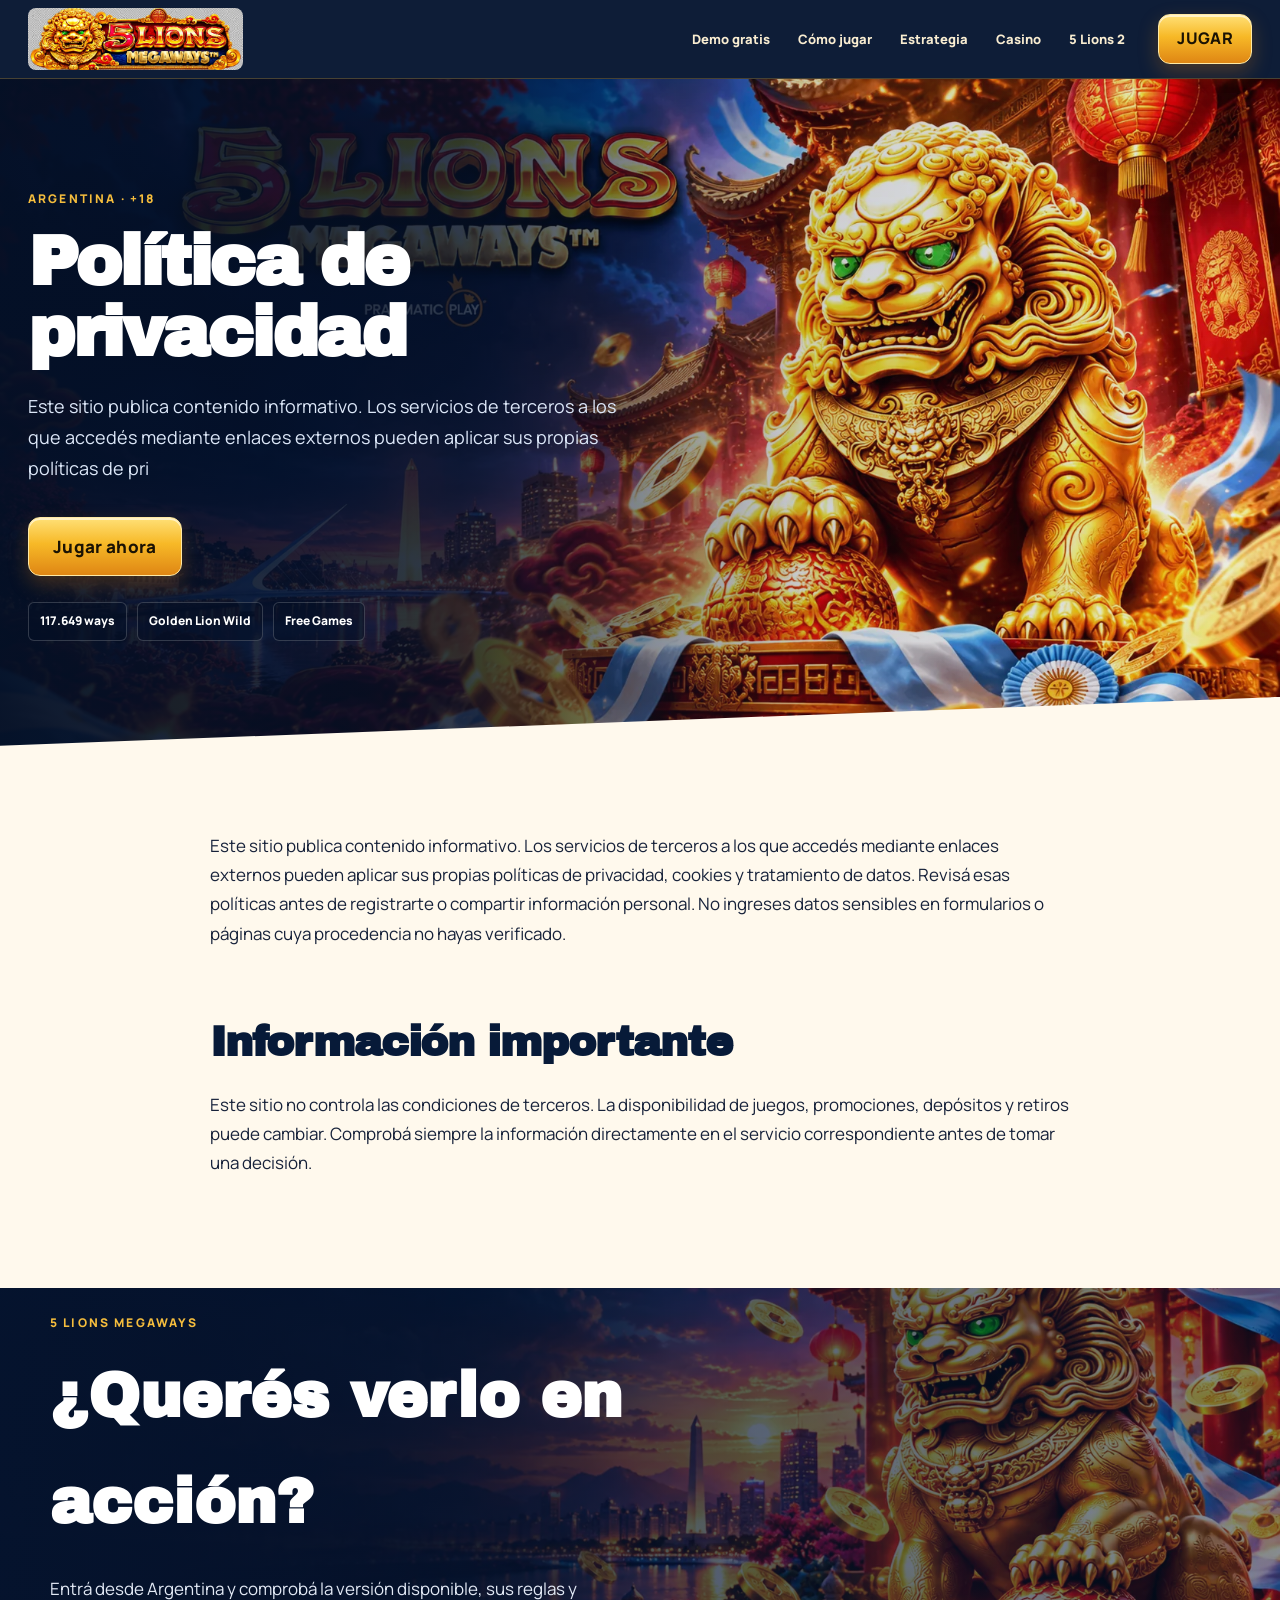
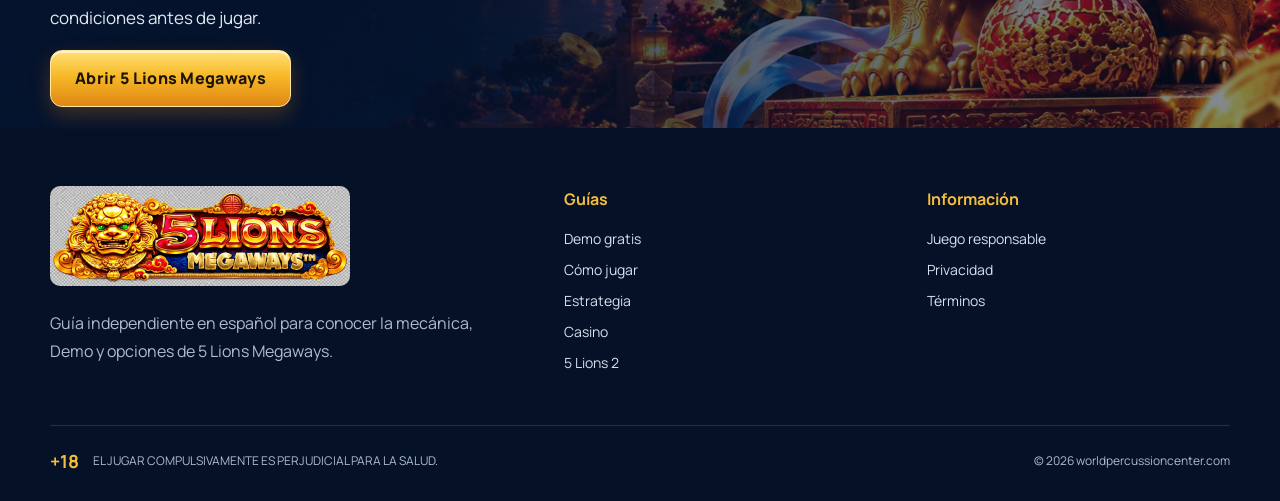
<file: privacy-policy/index.html>
<!doctype html><html lang="es-AR"><head><meta charset="utf-8"><meta name="viewport" content="width=device-width,initial-scale=1"><title>Política de privacidad | 5 Lions Megaways</title><meta name="description" content="Este sitio publica contenido informativo. Los servicios de terceros a los que accedés mediante enlaces externos pueden aplicar sus propias políticas de pri"><meta name="google-site-verification" content="sS1BB7EEUj-s7YXftbm7HTyzS3VdaFH6SpnUiCFw_8Y" /><link rel="canonical" href="https://worldpercussioncenter.com/privacy-policy/"><meta name="robots" content="index,follow,max-image-preview:large"><meta property="og:title" content="Política de privacidad | 5 Lions Megaways"><meta property="og:description" content="Este sitio publica contenido informativo. Los servicios de terceros a los que accedés mediante enlaces externos pueden aplicar sus propias políticas de pri"><meta property="og:url" content="https://worldpercussioncenter.com/privacy-policy/"><meta property="og:type" content="website"><meta property="og:image" content="https://worldpercussioncenter.com/assets/img/hero.webp"><meta name="twitter:card" content="summary_large_image"><link rel="icon" href="/favicon.png"><link rel="stylesheet" href="/assets/css/lions.css"><script type="application/ld+json">{"@context": "https://schema.org", "@type": "WebPage", "name": "Política de privacidad | 5 Lions Megaways", "description": "Este sitio publica contenido informativo. Los servicios de terceros a los que accedés mediante enlaces externos pueden aplicar sus propias políticas de pri", "url": "https://worldpercussioncenter.com/privacy-policy/", "inLanguage": "es-AR", "isPartOf": {"@type": "WebSite", "name": "5 Lions Megaways Argentina", "url": "https://worldpercussioncenter.com/"}}</script></head><body>
<header class="site-head"><div class="head-inner"><a class="brand" href="/5-lions-megaways/"><img src="/assets/img/logo.webp" alt="5 Lions Megaways"></a><input id="navtoggle" class="navtoggle" type="checkbox"><label for="navtoggle" class="navicon" aria-label="Abrir menú"><span></span><span></span><span></span></label><nav class="main-nav"><a href="/5-lions-megaways/" class="">Demo gratis</a><a href="/como-jugar-5-lions-megaways/" class="">Cómo jugar</a><a href="/como-ganar-5-lions-megaways/" class="">Estrategia</a><a href="/5-lions-megaways-casino/" class="">Casino</a><a href="/5-lions-megaways-2/" class="">5 Lions 2</a></nav><a class="head-cta" href="/go/">JUGAR</a></div></header>
<main><section class="hero"><div class="hero-bg"></div><div class="hero-inner"><div class="hero-copy"><span class="eyebrow">ARGENTINA · +18</span><div class="hero-title"><h1>Política de privacidad</h1><p>Este sitio publica contenido informativo. Los servicios de terceros a los que accedés mediante enlaces externos pueden aplicar sus propias políticas de pri</p><a class="cta-btn hero-btn" href="/go/">Jugar ahora</a><div class="hero-facts"><span>117.649 ways</span><span>Golden Lion Wild</span><span>Free Games</span></div></div></div></section>
<article class="content-shell"><p>Este sitio publica contenido informativo. Los servicios de terceros a los que accedés mediante enlaces externos pueden aplicar sus propias políticas de privacidad, cookies y tratamiento de datos. Revisá esas políticas antes de registrarte o compartir información personal. No ingreses datos sensibles en formularios o páginas cuya procedencia no hayas verificado.</p><h2>Información importante</h2><p>Este sitio no controla las condiciones de terceros. La disponibilidad de juegos, promociones, depósitos y retiros puede cambiar. Comprobá siempre la información directamente en el servicio correspondiente antes de tomar una decisión.</p></article>
<section class="final-cta"><div><span class="eyebrow">5 LIONS MEGAWAYS</span><h2>¿Querés verlo en acción?</h2><p>Entrá desde Argentina y comprobá la versión disponible, sus reglas y condiciones antes de jugar.</p><a class="cta-btn" href="/go/">Abrir 5 Lions Megaways</a></div></section></main>
<footer><div class="footer-grid"><div class="footer-brand"><img src="/assets/img/logo.webp" alt="5 Lions Megaways"><p>Guía independiente en español para conocer la mecánica, Demo y opciones de 5 Lions Megaways.</p></div><div><strong>Guías</strong><a href="/5-lions-megaways/">Demo gratis</a><a href="/como-jugar-5-lions-megaways/">Cómo jugar</a><a href="/como-ganar-5-lions-megaways/">Estrategia</a><a href="/5-lions-megaways-casino/">Casino</a><a href="/5-lions-megaways-2/">5 Lions 2</a></div><div><strong>Información</strong><a href="/responsible-gaming/">Juego responsable</a><a href="/privacy-policy/">Privacidad</a><a href="/terms/">Términos</a></div></div><div class="legal-strip"><b>+18</b> EL JUGAR COMPULSIVAMENTE ES PERJUDICIAL PARA LA SALUD. <span>© 2026 worldpercussioncenter.com</span></div></footer></body></html>
</file>
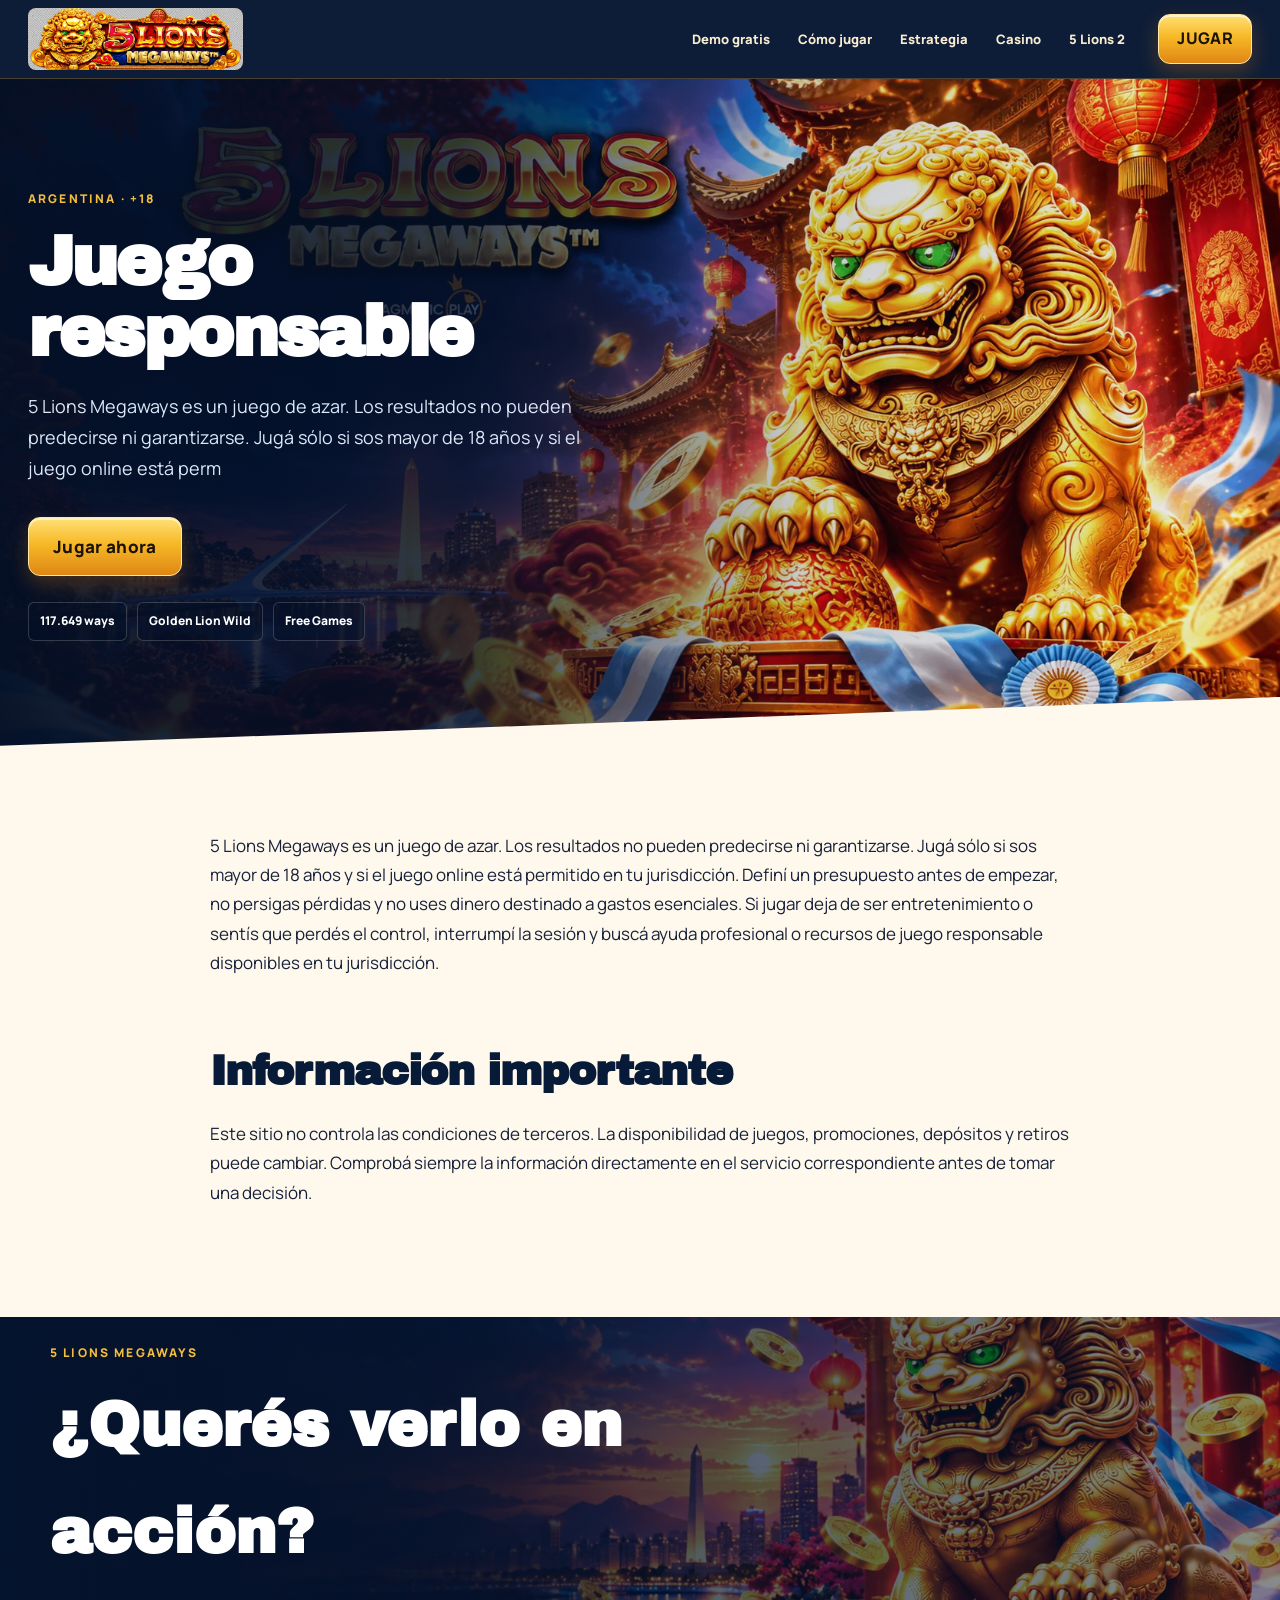
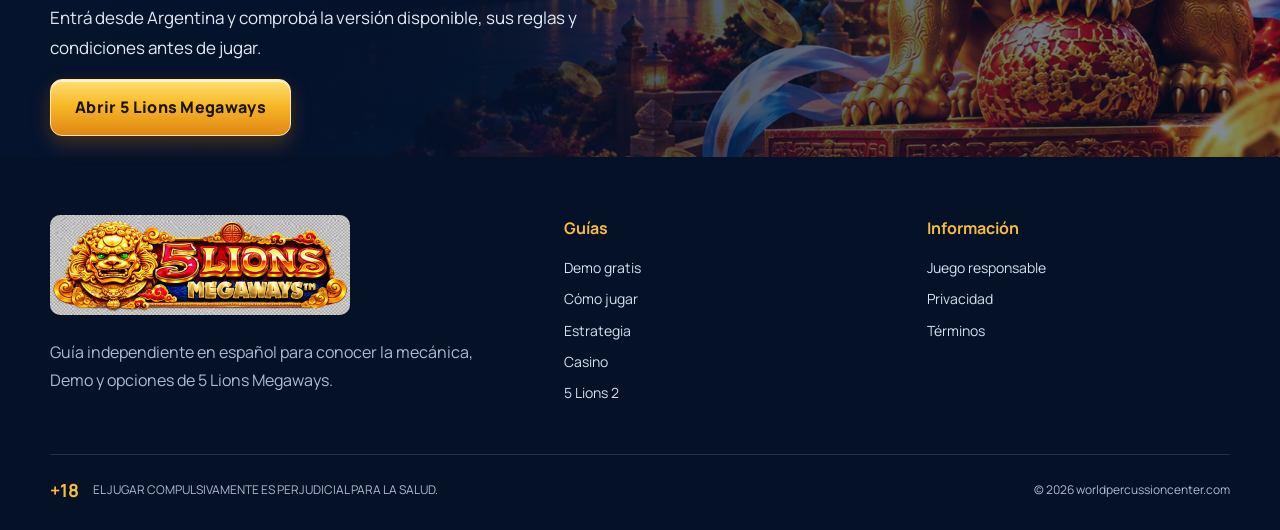
<file: responsible-gaming/index.html>
<!doctype html><html lang="es-AR"><head><meta charset="utf-8"><meta name="viewport" content="width=device-width,initial-scale=1"><title>Juego responsable | 5 Lions Megaways</title><meta name="description" content="5 Lions Megaways es un juego de azar. Los resultados no pueden predecirse ni garantizarse. Jugá sólo si sos mayor de 18 años y si el juego online está perm"><meta name="google-site-verification" content="sS1BB7EEUj-s7YXftbm7HTyzS3VdaFH6SpnUiCFw_8Y" /><link rel="canonical" href="https://worldpercussioncenter.com/responsible-gaming/"><meta name="robots" content="index,follow,max-image-preview:large"><meta property="og:title" content="Juego responsable | 5 Lions Megaways"><meta property="og:description" content="5 Lions Megaways es un juego de azar. Los resultados no pueden predecirse ni garantizarse. Jugá sólo si sos mayor de 18 años y si el juego online está perm"><meta property="og:url" content="https://worldpercussioncenter.com/responsible-gaming/"><meta property="og:type" content="website"><meta property="og:image" content="https://worldpercussioncenter.com/assets/img/hero.webp"><meta name="twitter:card" content="summary_large_image"><link rel="icon" href="/favicon.png"><link rel="stylesheet" href="/assets/css/lions.css"><script type="application/ld+json">{"@context": "https://schema.org", "@type": "WebPage", "name": "Juego responsable | 5 Lions Megaways", "description": "5 Lions Megaways es un juego de azar. Los resultados no pueden predecirse ni garantizarse. Jugá sólo si sos mayor de 18 años y si el juego online está perm", "url": "https://worldpercussioncenter.com/responsible-gaming/", "inLanguage": "es-AR", "isPartOf": {"@type": "WebSite", "name": "5 Lions Megaways Argentina", "url": "https://worldpercussioncenter.com/"}}</script></head><body>
<header class="site-head"><div class="head-inner"><a class="brand" href="/5-lions-megaways/"><img src="/assets/img/logo.webp" alt="5 Lions Megaways"></a><input id="navtoggle" class="navtoggle" type="checkbox"><label for="navtoggle" class="navicon" aria-label="Abrir menú"><span></span><span></span><span></span></label><nav class="main-nav"><a href="/5-lions-megaways/" class="">Demo gratis</a><a href="/como-jugar-5-lions-megaways/" class="">Cómo jugar</a><a href="/como-ganar-5-lions-megaways/" class="">Estrategia</a><a href="/5-lions-megaways-casino/" class="">Casino</a><a href="/5-lions-megaways-2/" class="">5 Lions 2</a></nav><a class="head-cta" href="/go/">JUGAR</a></div></header>
<main><section class="hero"><div class="hero-bg"></div><div class="hero-inner"><div class="hero-copy"><span class="eyebrow">ARGENTINA · +18</span><div class="hero-title"><h1>Juego responsable</h1><p>5 Lions Megaways es un juego de azar. Los resultados no pueden predecirse ni garantizarse. Jugá sólo si sos mayor de 18 años y si el juego online está perm</p><a class="cta-btn hero-btn" href="/go/">Jugar ahora</a><div class="hero-facts"><span>117.649 ways</span><span>Golden Lion Wild</span><span>Free Games</span></div></div></div></section>
<article class="content-shell"><p>5 Lions Megaways es un juego de azar. Los resultados no pueden predecirse ni garantizarse. Jugá sólo si sos mayor de 18 años y si el juego online está permitido en tu jurisdicción. Definí un presupuesto antes de empezar, no persigas pérdidas y no uses dinero destinado a gastos esenciales. Si jugar deja de ser entretenimiento o sentís que perdés el control, interrumpí la sesión y buscá ayuda profesional o recursos de juego responsable disponibles en tu jurisdicción.</p><h2>Información importante</h2><p>Este sitio no controla las condiciones de terceros. La disponibilidad de juegos, promociones, depósitos y retiros puede cambiar. Comprobá siempre la información directamente en el servicio correspondiente antes de tomar una decisión.</p></article>
<section class="final-cta"><div><span class="eyebrow">5 LIONS MEGAWAYS</span><h2>¿Querés verlo en acción?</h2><p>Entrá desde Argentina y comprobá la versión disponible, sus reglas y condiciones antes de jugar.</p><a class="cta-btn" href="/go/">Abrir 5 Lions Megaways</a></div></section></main>
<footer><div class="footer-grid"><div class="footer-brand"><img src="/assets/img/logo.webp" alt="5 Lions Megaways"><p>Guía independiente en español para conocer la mecánica, Demo y opciones de 5 Lions Megaways.</p></div><div><strong>Guías</strong><a href="/5-lions-megaways/">Demo gratis</a><a href="/como-jugar-5-lions-megaways/">Cómo jugar</a><a href="/como-ganar-5-lions-megaways/">Estrategia</a><a href="/5-lions-megaways-casino/">Casino</a><a href="/5-lions-megaways-2/">5 Lions 2</a></div><div><strong>Información</strong><a href="/responsible-gaming/">Juego responsable</a><a href="/privacy-policy/">Privacidad</a><a href="/terms/">Términos</a></div></div><div class="legal-strip"><b>+18</b> EL JUGAR COMPULSIVAMENTE ES PERJUDICIAL PARA LA SALUD. <span>© 2026 worldpercussioncenter.com</span></div></footer></body></html>
</file>
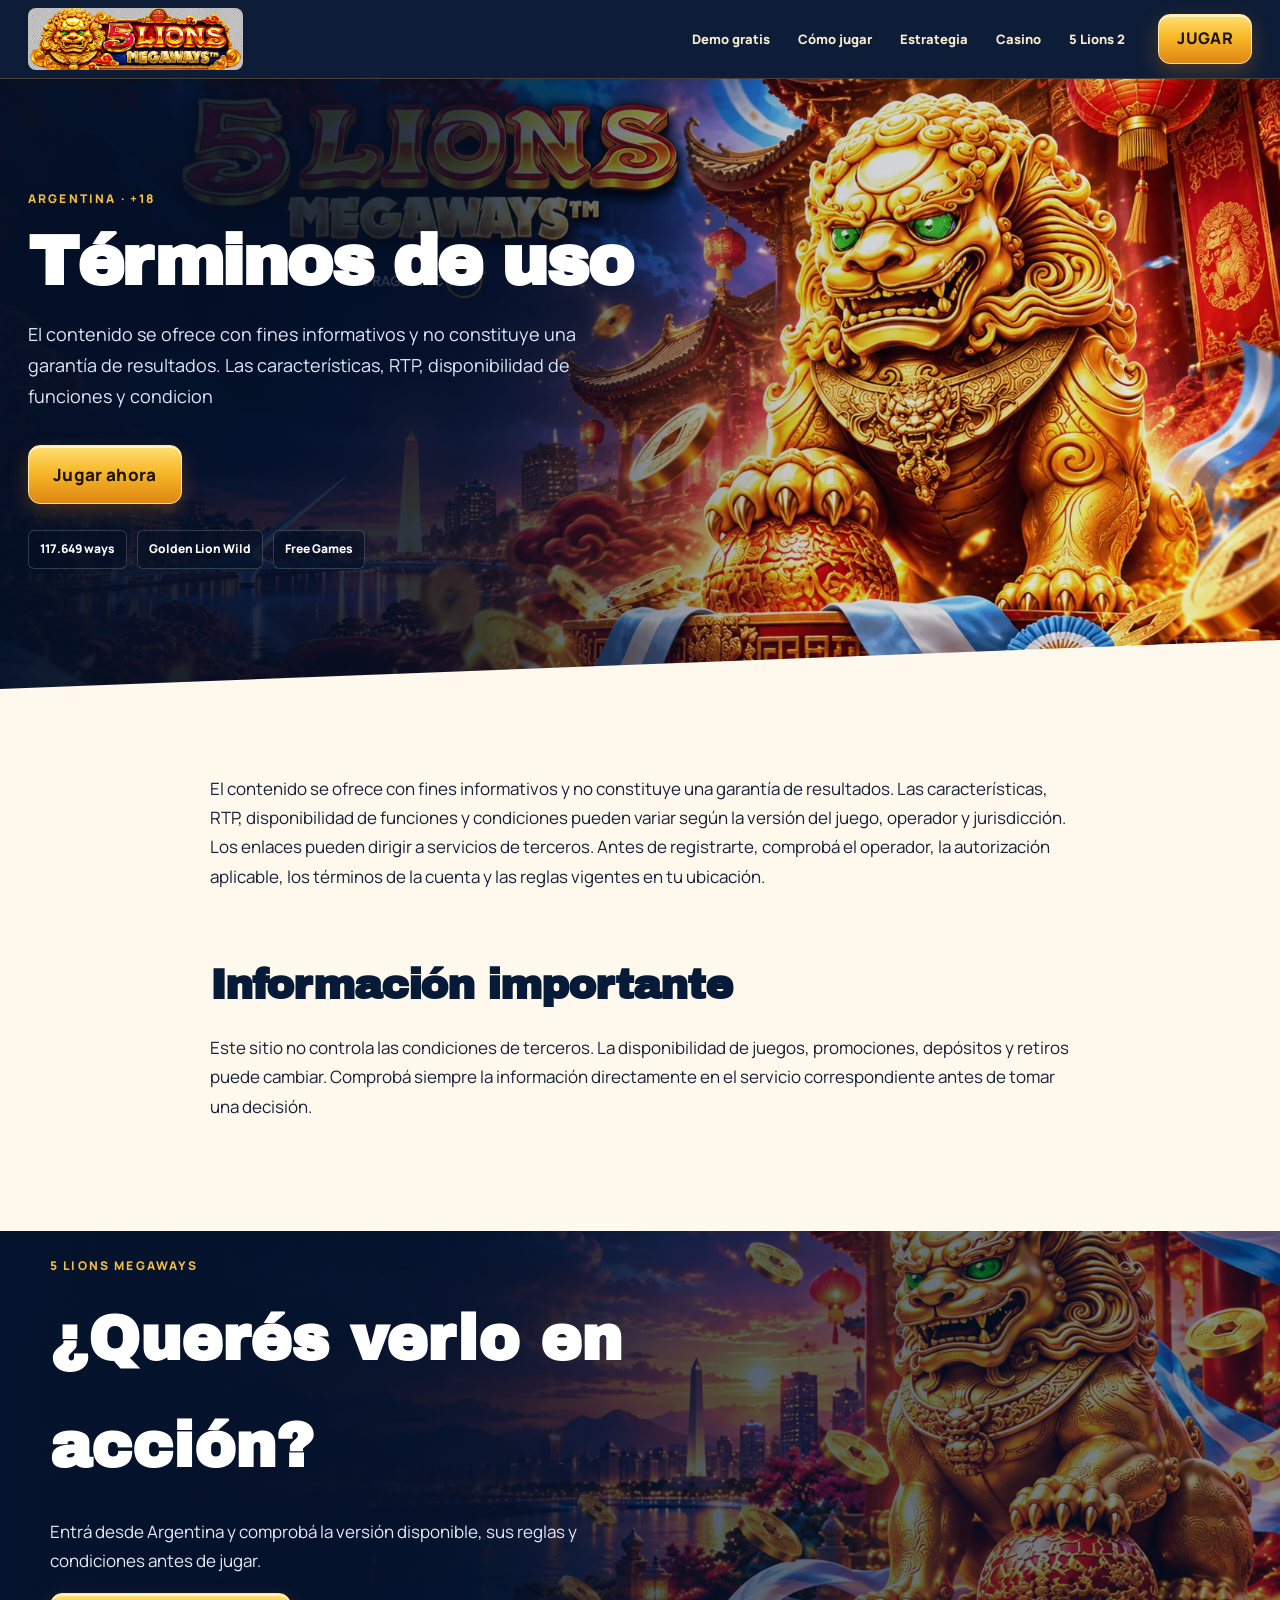
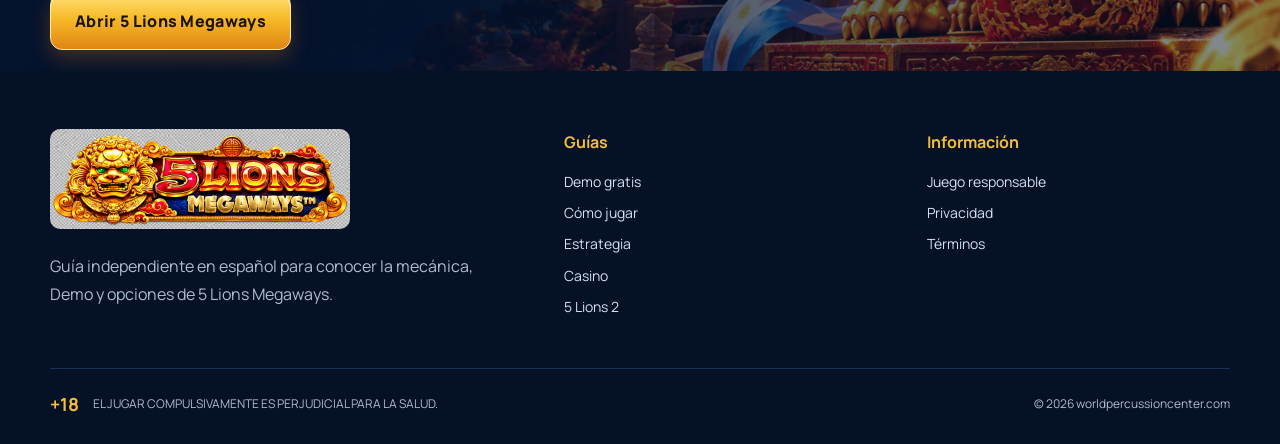
<file: terms/index.html>
<!doctype html><html lang="es-AR"><head><meta charset="utf-8"><meta name="viewport" content="width=device-width,initial-scale=1"><title>Términos de uso | 5 Lions Megaways</title><meta name="description" content="El contenido se ofrece con fines informativos y no constituye una garantía de resultados. Las características, RTP, disponibilidad de funciones y condicion"><meta name="google-site-verification" content="sS1BB7EEUj-s7YXftbm7HTyzS3VdaFH6SpnUiCFw_8Y" /><link rel="canonical" href="https://worldpercussioncenter.com/terms/"><meta name="robots" content="index,follow,max-image-preview:large"><meta property="og:title" content="Términos de uso | 5 Lions Megaways"><meta property="og:description" content="El contenido se ofrece con fines informativos y no constituye una garantía de resultados. Las características, RTP, disponibilidad de funciones y condicion"><meta property="og:url" content="https://worldpercussioncenter.com/terms/"><meta property="og:type" content="website"><meta property="og:image" content="https://worldpercussioncenter.com/assets/img/hero.webp"><meta name="twitter:card" content="summary_large_image"><link rel="icon" href="/favicon.png"><link rel="stylesheet" href="/assets/css/lions.css"><script type="application/ld+json">{"@context": "https://schema.org", "@type": "WebPage", "name": "Términos de uso | 5 Lions Megaways", "description": "El contenido se ofrece con fines informativos y no constituye una garantía de resultados. Las características, RTP, disponibilidad de funciones y condicion", "url": "https://worldpercussioncenter.com/terms/", "inLanguage": "es-AR", "isPartOf": {"@type": "WebSite", "name": "5 Lions Megaways Argentina", "url": "https://worldpercussioncenter.com/"}}</script></head><body>
<header class="site-head"><div class="head-inner"><a class="brand" href="/5-lions-megaways/"><img src="/assets/img/logo.webp" alt="5 Lions Megaways"></a><input id="navtoggle" class="navtoggle" type="checkbox"><label for="navtoggle" class="navicon" aria-label="Abrir menú"><span></span><span></span><span></span></label><nav class="main-nav"><a href="/5-lions-megaways/" class="">Demo gratis</a><a href="/como-jugar-5-lions-megaways/" class="">Cómo jugar</a><a href="/como-ganar-5-lions-megaways/" class="">Estrategia</a><a href="/5-lions-megaways-casino/" class="">Casino</a><a href="/5-lions-megaways-2/" class="">5 Lions 2</a></nav><a class="head-cta" href="/go/">JUGAR</a></div></header>
<main><section class="hero"><div class="hero-bg"></div><div class="hero-inner"><div class="hero-copy"><span class="eyebrow">ARGENTINA · +18</span><div class="hero-title"><h1>Términos de uso</h1><p>El contenido se ofrece con fines informativos y no constituye una garantía de resultados. Las características, RTP, disponibilidad de funciones y condicion</p><a class="cta-btn hero-btn" href="/go/">Jugar ahora</a><div class="hero-facts"><span>117.649 ways</span><span>Golden Lion Wild</span><span>Free Games</span></div></div></div></section>
<article class="content-shell"><p>El contenido se ofrece con fines informativos y no constituye una garantía de resultados. Las características, RTP, disponibilidad de funciones y condiciones pueden variar según la versión del juego, operador y jurisdicción. Los enlaces pueden dirigir a servicios de terceros. Antes de registrarte, comprobá el operador, la autorización aplicable, los términos de la cuenta y las reglas vigentes en tu ubicación.</p><h2>Información importante</h2><p>Este sitio no controla las condiciones de terceros. La disponibilidad de juegos, promociones, depósitos y retiros puede cambiar. Comprobá siempre la información directamente en el servicio correspondiente antes de tomar una decisión.</p></article>
<section class="final-cta"><div><span class="eyebrow">5 LIONS MEGAWAYS</span><h2>¿Querés verlo en acción?</h2><p>Entrá desde Argentina y comprobá la versión disponible, sus reglas y condiciones antes de jugar.</p><a class="cta-btn" href="/go/">Abrir 5 Lions Megaways</a></div></section></main>
<footer><div class="footer-grid"><div class="footer-brand"><img src="/assets/img/logo.webp" alt="5 Lions Megaways"><p>Guía independiente en español para conocer la mecánica, Demo y opciones de 5 Lions Megaways.</p></div><div><strong>Guías</strong><a href="/5-lions-megaways/">Demo gratis</a><a href="/como-jugar-5-lions-megaways/">Cómo jugar</a><a href="/como-ganar-5-lions-megaways/">Estrategia</a><a href="/5-lions-megaways-casino/">Casino</a><a href="/5-lions-megaways-2/">5 Lions 2</a></div><div><strong>Información</strong><a href="/responsible-gaming/">Juego responsable</a><a href="/privacy-policy/">Privacidad</a><a href="/terms/">Términos</a></div></div><div class="legal-strip"><b>+18</b> EL JUGAR COMPULSIVAMENTE ES PERJUDICIAL PARA LA SALUD. <span>© 2026 worldpercussioncenter.com</span></div></footer></body></html>
</file>
<file: assets/css/lions.css>
@import url('https://fonts.googleapis.com/css2?family=Archivo+Black&family=Manrope:wght@400;500;600;700;800&display=swap');
:root{--ink:#07162f;--navy:#071a38;--blue:#0d2f66;--paper:#fff9ed;--cream:#f6ecd8;--red:#c91d2e;--gold:#f2b52b;--orange:#f06a19;--line:#dccaa8;--shadow:0 18px 55px rgba(3,19,45,.15)}*{box-sizing:border-box}html{scroll-behavior:smooth}body{margin:0;background:var(--paper);color:#17223a;font-family:Manrope,Arial,sans-serif;line-height:1.72}.site-head{position:sticky;top:0;z-index:50;background:rgba(5,20,47,.96);border-bottom:1px solid rgba(242,181,43,.25);backdrop-filter:blur(14px)}.head-inner{max-width:1280px;margin:auto;height:78px;padding:0 28px;display:flex;align-items:center;gap:22px}.brand{width:215px;display:block;overflow:hidden;border-radius:8px}.brand img{display:block;width:100%;height:62px;object-fit:cover}.main-nav{display:flex;gap:6px;margin-left:auto}.main-nav a{color:#f9edd1;text-decoration:none;font-size:13px;font-weight:800;padding:10px 11px;border-radius:8px}.main-nav a:hover,.main-nav a.active{background:rgba(255,255,255,.08);color:#ffd05d}.head-cta,.cta-btn{display:inline-flex;align-items:center;justify-content:center;text-decoration:none;font-weight:900;letter-spacing:.02em;color:#1b1304;background:linear-gradient(180deg,#ffe077 0%,#f7b927 45%,#df8614 100%);border:1px solid #ffe9a4;box-shadow:inset 0 2px 0 rgba(255,255,255,.6),0 8px 20px rgba(218,122,13,.28);border-radius:12px;padding:14px 24px;transition:.2s transform,.2s filter}.head-cta{padding:10px 18px}.cta-btn:hover,.head-cta:hover{transform:translateY(-2px);filter:brightness(1.06)}.hero{position:relative;min-height:630px;background:#07162f;overflow:hidden}.hero-bg{position:absolute;inset:0;background:linear-gradient(90deg,rgba(4,16,38,.97) 0%,rgba(4,16,38,.82) 36%,rgba(4,16,38,.2) 63%,rgba(4,16,38,.06) 100%),url('/assets/img/hero.webp') center/cover no-repeat}.hero:after{content:"";position:absolute;left:0;right:0;bottom:-1px;height:70px;background:var(--paper);clip-path:polygon(0 70%,100% 0,100% 100%,0 100%)}.hero-inner{position:relative;z-index:2;max-width:1280px;margin:auto;padding:105px 28px 125px}.hero-copy{max-width:670px;color:white}.eyebrow{font-size:12px;letter-spacing:.18em;font-weight:900;color:#f5bd3d}.hero h1{font-family:'Archivo Black',sans-serif;font-size:clamp(40px,5.5vw,76px);line-height:1.02;margin:14px 0 22px;letter-spacing:-.035em;text-wrap:balance}.hero p{font-size:18px;color:#dce7f8;max-width:600px}.hero-btn{margin-top:15px;font-size:17px}.hero-facts{display:flex;flex-wrap:wrap;gap:10px;margin-top:26px}.hero-facts span{font-size:12px;font-weight:800;border:1px solid rgba(255,255,255,.18);padding:8px 11px;border-radius:6px;background:rgba(4,16,38,.55)}.content-shell{max-width:1120px;margin:0 auto;padding:65px 28px 90px}.content-shell>p,.content-shell>h2,.content-shell>h3,.content-shell>.number-chip{max-width:860px;margin-left:auto;margin-right:auto}.content-shell p{font-size:17px;margin-top:0;margin-bottom:20px}.content-shell h2{font-family:'Archivo Black',sans-serif;color:var(--navy);font-size:clamp(27px,3.3vw,43px);line-height:1.14;margin-top:70px;margin-bottom:24px;letter-spacing:-.025em;scroll-margin-top:100px}.content-shell h3{font-size:23px;color:#a52a25;margin-top:38px;margin-bottom:14px}.toc{max-width:980px;margin:48px auto 62px;background:#0a244d;color:white;padding:34px;border-radius:0 28px 0 28px;box-shadow:var(--shadow);position:relative;overflow:hidden}.toc:before{content:"";position:absolute;width:220px;height:220px;border:36px solid rgba(242,181,43,.08);border-radius:50%;right:-70px;top:-90px}.toc h2{color:white!important;margin:4px 0 20px!important;font-size:30px!important}.toc-kicker{color:#f7bd3c;font-weight:900;font-size:11px;letter-spacing:.16em}.toc-links{display:grid;grid-template-columns:repeat(2,1fr);gap:8px 18px;position:relative}.toc-links a{color:#eaf1ff;text-decoration:none;padding:8px 0;border-bottom:1px solid rgba(255,255,255,.12);font-size:14px;font-weight:700}.toc-links a:before{content:"↗";color:#f7bd3c;margin-right:8px}.demo-panel{max-width:1040px;margin:40px auto 58px;display:grid;grid-template-columns:.9fr 1.1fr;background:#061b3c;color:white;border-radius:28px;overflow:hidden;box-shadow:var(--shadow)}.demo-panel>div{padding:42px}.demo-panel h2{color:white!important;margin:10px 0 15px!important;font-size:32px!important}.demo-panel p{color:#d8e5f8}.demo-panel img{width:100%;height:100%;min-height:390px;object-fit:cover}.story-image{max-width:1040px;margin:58px auto 25px;position:relative}.story-image img{width:100%;max-height:580px;object-fit:cover;border-radius:26px;box-shadow:var(--shadow)}.story-image:after{content:"";position:absolute;inset:14px -14px -14px 14px;border:2px solid rgba(201,29,46,.25);border-radius:26px;z-index:-1}.number-chip{font-family:'Archivo Black',sans-serif;font-size:clamp(26px,4vw,42px);color:#b21d2a;background:#fff;border-left:6px solid var(--gold);padding:15px 22px;margin-top:24px!important;margin-bottom:28px!important;box-shadow:0 10px 35px rgba(3,19,45,.08)}.table-scroll{max-width:940px;margin:30px auto 40px;overflow-x:auto;border-radius:18px;box-shadow:0 10px 35px rgba(3,19,45,.08)}table{width:100%;border-collapse:collapse;background:#fff;min-width:560px}th{background:#0b2b59;color:white;text-align:left;padding:15px 18px}td{padding:14px 18px;border-bottom:1px solid #eee2cb}tr:nth-child(even) td{background:#fffaf1}.inline-action{max-width:860px;margin:30px auto 50px}.final-cta{background:linear-gradient(90deg,rgba(5,20,47,.94),rgba(5,20,47,.48)),url('/assets/img/cta.webp') center/cover no-repeat;min-height:440px;display:flex;align-items:center}.final-cta>div{width:min(1180px,calc(100% - 56px));margin:auto;color:white}.final-cta h2{font-family:'Archivo Black';font-size:clamp(34px,5vw,62px);margin:8px 0 12px;max-width:700px}.final-cta p{max-width:600px;color:#e2e9f5;font-size:17px}footer{background:#041126;color:#aebbd0;padding:58px 28px 24px}.footer-grid{max-width:1180px;margin:auto;display:grid;grid-template-columns:1.5fr 1fr 1fr;gap:60px}.footer-brand img{width:300px;height:100px;object-fit:cover;border-radius:10px}.footer-grid strong{display:block;color:#f5bd3d;margin-bottom:14px}.footer-grid a{display:block;color:#d6e0ef;text-decoration:none;margin:7px 0;font-size:14px}.legal-strip{max-width:1180px;margin:42px auto 0;padding-top:20px;border-top:1px solid #1b3154;font-size:12px;display:flex;gap:14px;align-items:center}.legal-strip b{font-size:18px;color:#f5bd3d}.legal-strip span{margin-left:auto}.navtoggle,.navicon{display:none}
@media(max-width:900px){.head-inner{height:68px;padding:0 18px}.brand{width:165px}.brand img{height:50px}.head-cta{margin-left:auto}.navicon{display:flex;width:38px;height:38px;flex-direction:column;justify-content:center;gap:5px;cursor:pointer}.navicon span{display:block;height:2px;background:#fff;width:24px}.main-nav{position:absolute;left:0;right:0;top:68px;background:#06162f;padding:14px 18px 20px;display:none;grid-template-columns:1fr 1fr;border-bottom:1px solid #30476a}.navtoggle:checked~.main-nav{display:grid}.hero{min-height:600px}.hero-bg{background:linear-gradient(180deg,rgba(4,16,38,.42),rgba(4,16,38,.95) 70%),url('/assets/img/hero.webp') 67% center/cover no-repeat}.hero-inner{padding:240px 20px 100px}.hero h1{font-size:42px}.demo-panel{grid-template-columns:1fr}.demo-panel img{min-height:260px;order:-1}.toc-links{grid-template-columns:1fr}.footer-grid{grid-template-columns:1fr 1fr}.footer-brand{grid-column:1/-1}}
@media(max-width:560px){.head-cta{font-size:12px;padding:8px 12px}.brand{width:132px}.hero{min-height:620px}.hero-inner{padding:250px 18px 90px}.hero h1{font-size:36px}.hero p{font-size:16px}.hero-facts{gap:6px}.content-shell{padding:45px 18px 65px}.content-shell p{font-size:16px}.content-shell h2{margin-top:52px;font-size:30px}.content-shell h3{font-size:21px}.toc{padding:26px 20px;border-radius:0 22px 0 22px}.demo-panel{border-radius:20px}.demo-panel>div{padding:28px 22px}.demo-panel h2{font-size:27px!important}.story-image img{border-radius:18px}.final-cta>div{width:calc(100% - 36px)}.footer-grid{grid-template-columns:1fr;gap:30px}.footer-brand{grid-column:auto}.legal-strip{align-items:flex-start;flex-wrap:wrap}.legal-strip span{margin-left:0;width:100%}}
</file>
